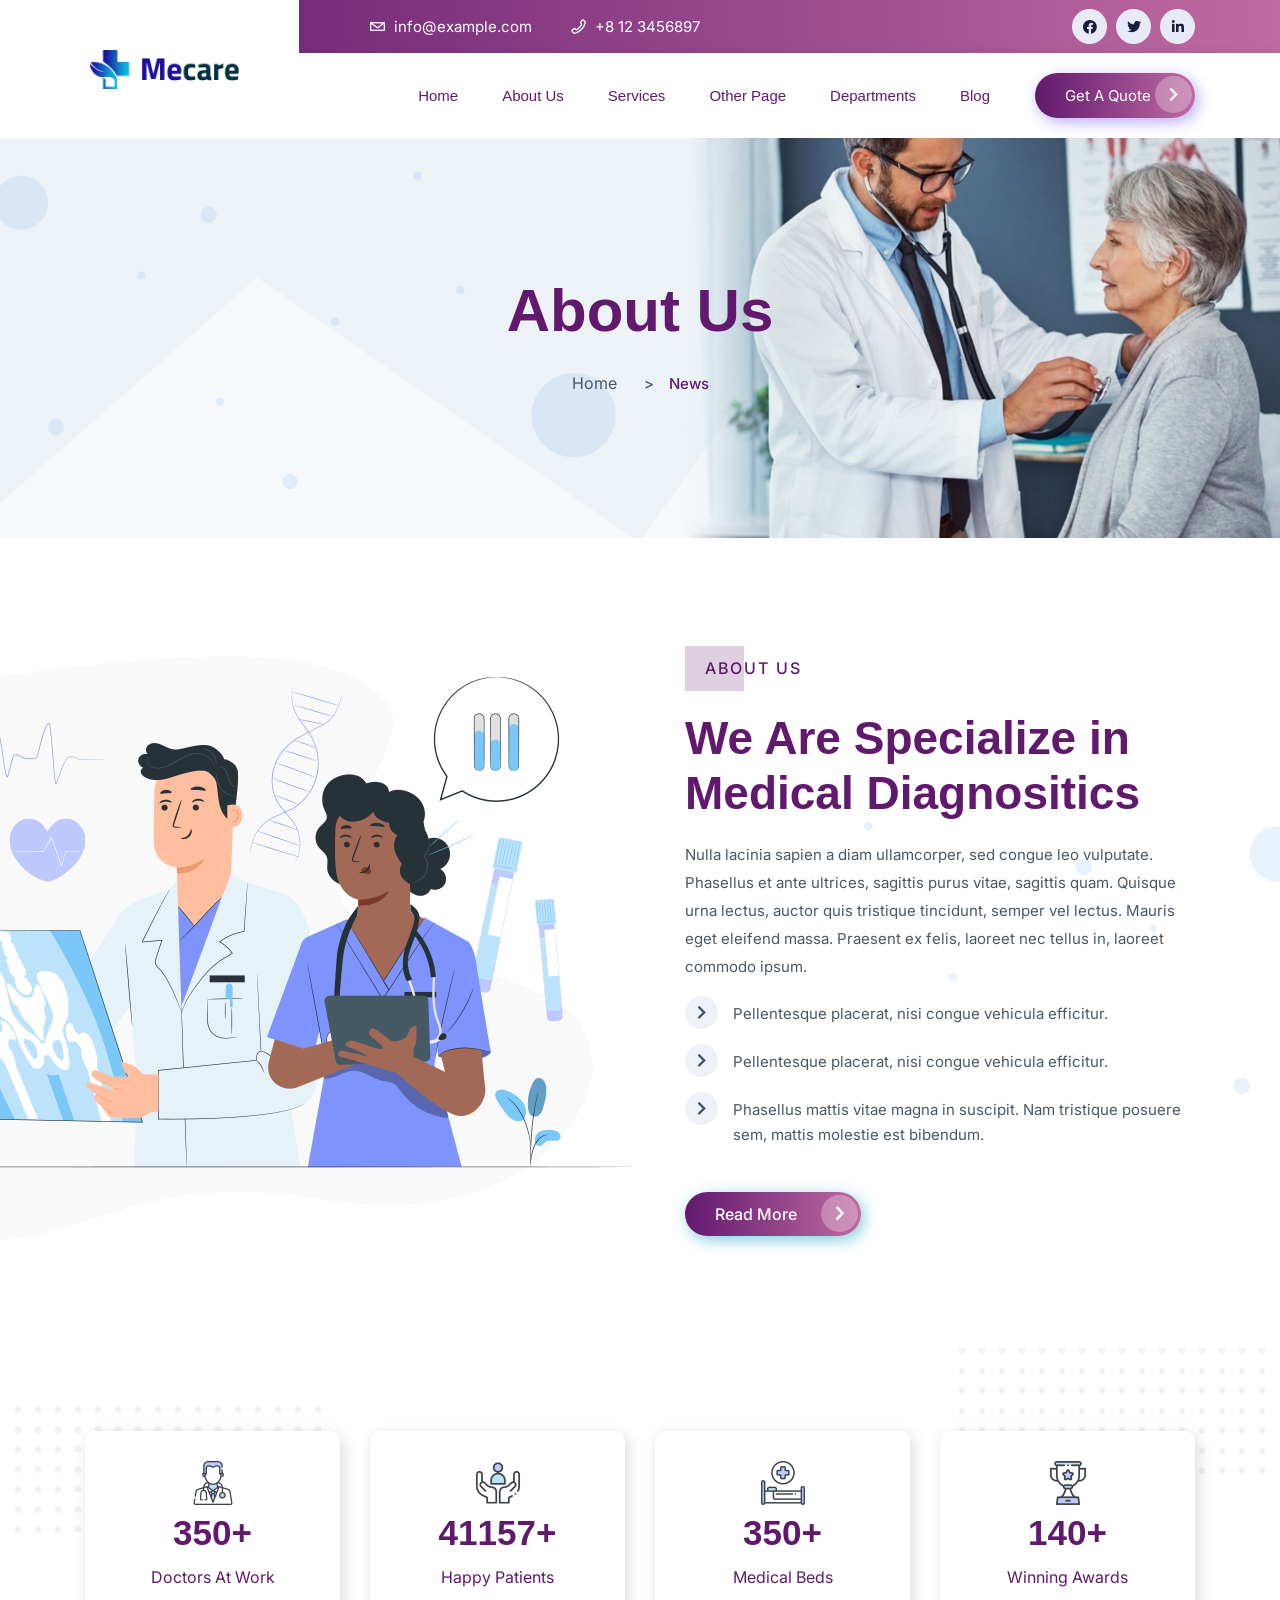
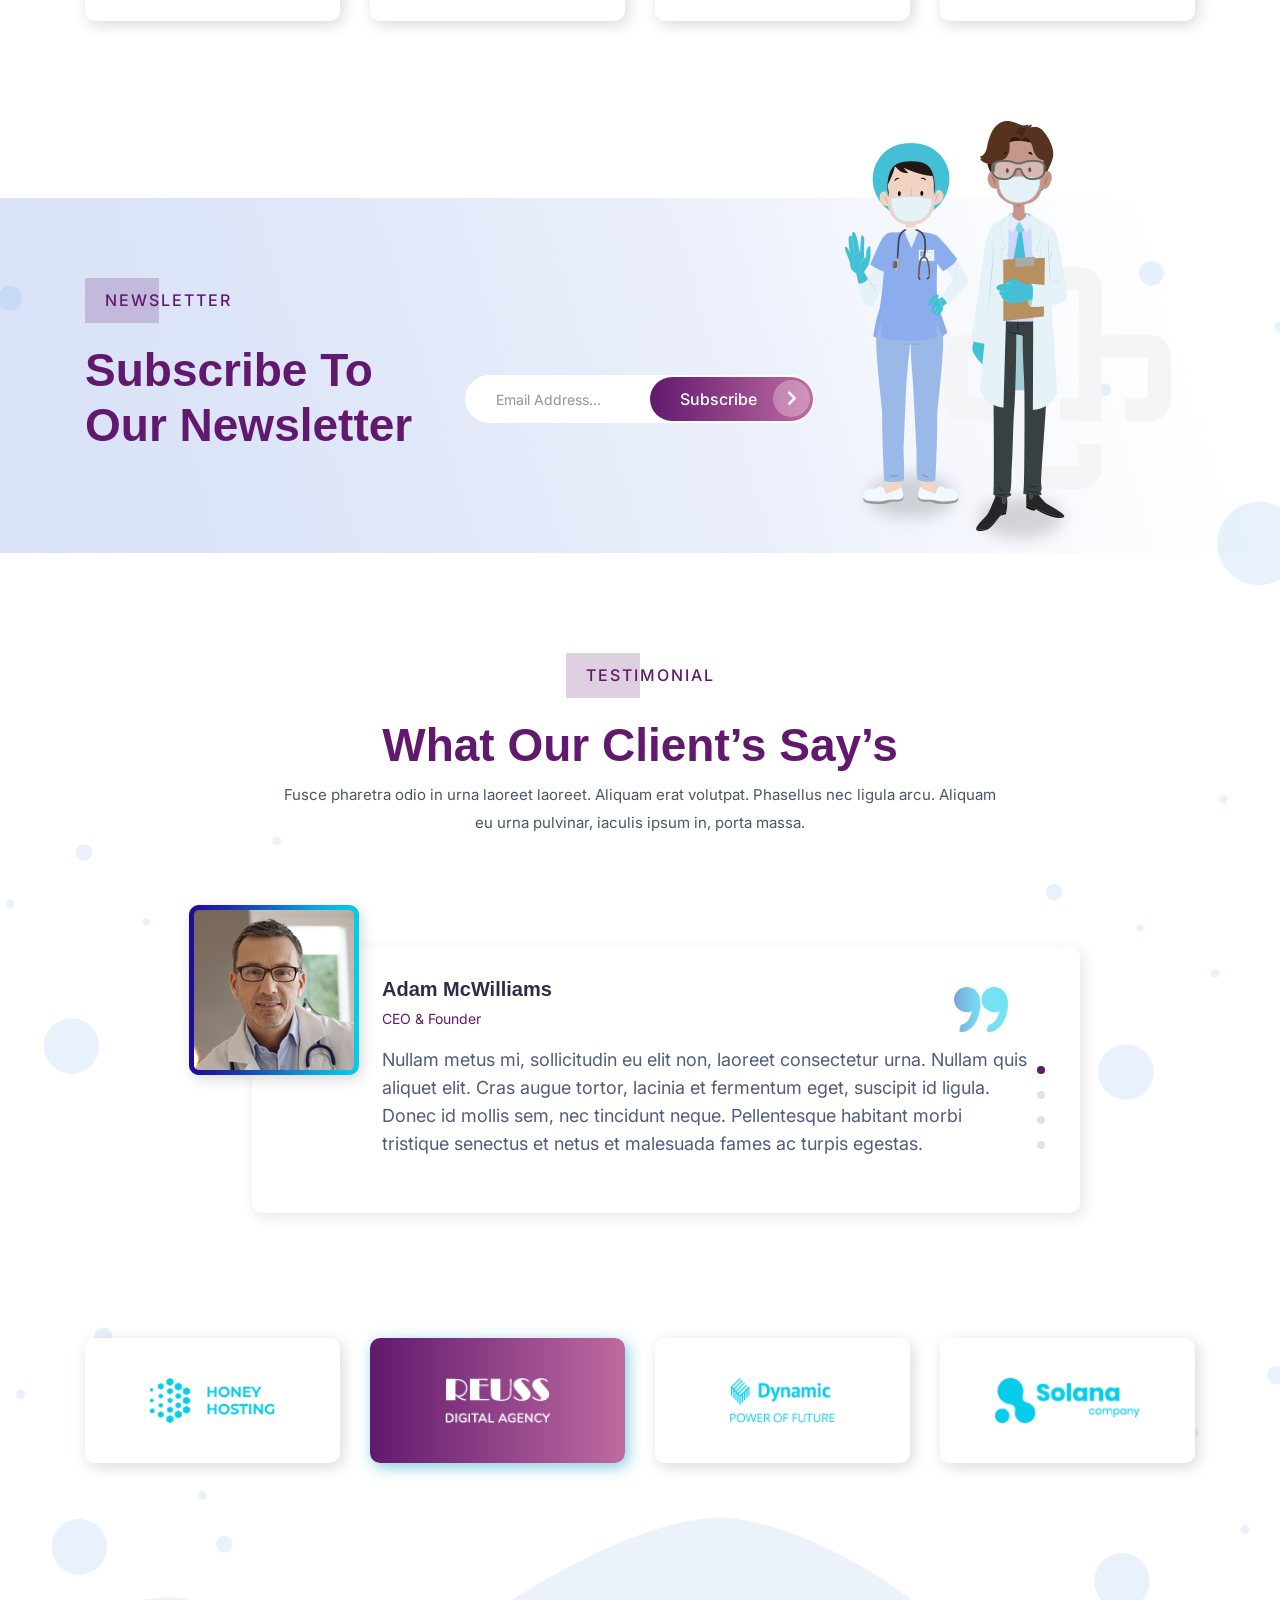
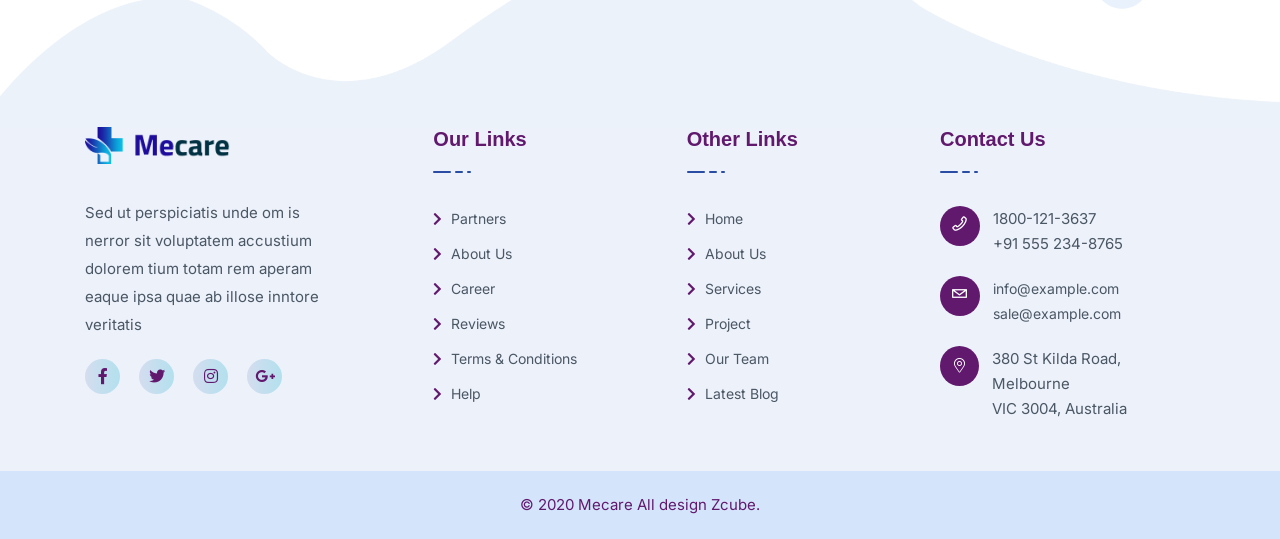
<file: about.html>
<!doctype html>
<html class="no-js" lang="zxx">
    <head>
        <meta charset="utf-8">
        <meta http-equiv="x-ua-compatible" content="ie=edge">
        <title> Mecare – Hospital and Health HTML Template </title>
        <meta name="description" content="">
        <meta name="viewport" content="width=device-width, initial-scale=1">
		<link rel="shortcut icon" type="image/x-icon" href="img/favicon.ico">
        <!-- Place favicon.ico in the root Internist, General Practitonery -->

		<!-- CSS here -->
        <link rel="stylesheet" href="css/bootstrap.min.css">
        <link rel="stylesheet" href="css/animate.min.css">
        <link rel="stylesheet" href="css/magnific-popup.css">
        <link rel="stylesheet" href="fontawesome/css/all.min.css">
        <link rel="stylesheet" href="css/dripicons.css">
        <link rel="stylesheet" href="css/slick.css">
        <link rel="stylesheet" href="css/default.css">
        <link rel="stylesheet" href="css/meanmenu.css">
        <link rel="stylesheet" href="css/style.css">
        <link rel="stylesheet" href="css/responsive.css">
    </head>
    <body>
        <!-- header -->
        <header class="header-area">  
			<div class="header-top second-header d-none d-md-block">
                <div class="container">
                    <div class="row align-items-center">
                        <div class="col-lg-3 col-md-3 d-none d-lg-block">
                        </div>                       
                        <div class="col-lg-4 col-md-8 d-none  d-md-block">
                            <div class="header-cta">
                                <ul>                                   
                                    <li>
                                        <i class="icon dripicons-mail"></i>
                                        <span>info@example.com</span>
                                    </li>
                                     <li>
                                        <i class="icon dripicons-phone"></i>
                                        <span>+8 12 3456897</span>
                                    </li>
                                </ul>
                            </div>
                        </div>
                         <div class="col-lg-5 col-md-3 d-none d-lg-block">
                             <div class="header-social text-right">
                            <span>
                                <a href="#" title="Facebook"><i class="fab fa-facebook"></i></a>
                                <a href="#" title="Twitter"><i class="fab fa-twitter"></i></a>
                                <a href="#" title="LinkedIn"><i class="fab fa-linkedin-in"></i></a>                               
                               </span>                    
                               <!--  /social media icon redux -->                               
                        </div>
                        </div>
                         
                    </div>
                </div>
            </div>		
            <div id="header-sticky" class="menu-area">
                <div class="container">
                    <div class="second-menu">
                        <div class="row align-items-center">
                            <div class="col-xl-2 col-lg-2">
                                <div class="logo">
                                    <a href="index.html"><img src="img/logo/logo.png" alt="logo"></a>
                                </div>
                            </div>
                            <div class="col-xl-8 col-lg-8">                               
                                <div class="main-menu text-right pr-15">
                                    <nav id="mobile-menu">
                                        <ul>
                                            <li class="has-sub">
												<a href="index.html">Home</a>
												<ul>													
													<li><a href="index.html">Home Page 01</a></li>
													<li><a href="index-2.html">Home Page 02</a></li>													
													<li><a href="index-3.html">Home Page 03</a></li>													
												</ul>
											</li>
                                            <li><a href="about.html">About Us</a></li>
                                            <li class="has-sub">
                                                <a href="services.html">Services</a>
                                                <ul>													
													<li><a href="services.html">Services</a></li>
													<li><a href="services-detail.html">Services Details</a></li>
												</ul>
                                            </li>                                                                                     
											<li class="has-sub"><a href="#">Other Page</a>
												<ul>													
													<li><a href="pricing.html">Pricing</a></li>
													<li><a href="team.html">Team</a></li>
                                                    <li><a href="shop.html">Shop</a></li>
													<li><a href="shop-details.html">Shop Details</a></li>
												</ul>
											</li>
                                            <li class="has-sub"> 
                                                <a href="departments.html">Departments</a>
                                                <ul>													
													<li><a href="departments.html">Departments</a></li>
													<li><a href="departments-detail.html">Departments Details</a></li>
												</ul>
                                            </li>
                                           
											<li class="has-sub"> 
                                                <a href="blog.html">Blog</a>
                                                <ul>													
													<li><a href="blog.html">Blog</a></li>
													<li><a href="blog-details.html">Blog Details</a></li>
												</ul>
                                            </li>               
                                        </ul>
                                    </nav>
                                </div>
                            </div>    
                             <div class="col-xl-2 col-lg-2 d-none d-lg-block">
                                 <a href="contact.html" class="top-btn">Get A Quote <i class="fas fa-chevron-right"></i></a>
                                 
                            </div>
                             <div class="col-12">
                            <div class="mobile-menu"></div>
                        </div>
                        </div>
                    </div>
                </div>
            </div>
        </header>
        <!-- header-end -->
        <!-- main-area -->
        <main>
            <!-- breadcrumb-area -->
            <section class="breadcrumb-area d-flex align-items-center" style="background-image:url(img/testimonial/test-bg.jpg)">
                <div class="container">
                    <div class="row">
                        <div class="col-xl-6 offset-xl-3 col-lg-8 offset-lg-2">
                            <div class="breadcrumb-wrap text-center">
                                <div class="breadcrumb-title mb-30">
                                    <h2>About Us</h2>                                    
                                </div>
                                <nav aria-label="breadcrumb">
                                    <ol class="breadcrumb">
                                        <li class="breadcrumb-item"><a href="index.html">Home</a></li>
                                        <li class="breadcrumb-item active" aria-current="page">News</li>
                                    </ol>
                                </nav>
                            </div>
                        </div>
                    </div>
                </div>
            </section>
            <!-- breadcrumb-area-end -->
				<!-- about-area -->
            <section id="about" class="about-area about-p mt-100 pb-80 p-relative" style="background-image:url(img/an-bg/an-bg03.png); background-size: contain; background-repeat: no-repeat;background-position: center center;">
                <div class="container">
                    <div class="row align-items-center">					
                      <div class="col-lg-6 col-md-12 col-sm-12">
                            <div class="s-about-img p-relative">
                                <img src="img/bg/illlustration.png" alt="img">
                                
                            </div>
                        </div>
                        <div class="col-lg-6 col-md-12 col-sm-12">
                            <div class="about-content s-about-content pl-30">
                                <div class="section-title mb-20">
                                    <span>About Us</span>
                                    <h2>We Are Specialize in Medical Diagnositics</h2>                                  
                                </div>
                                <p>Nulla lacinia sapien a diam ullamcorper, sed congue leo vulputate. Phasellus et ante ultrices, sagittis purus vitae, sagittis quam. Quisque urna lectus, auctor quis tristique tincidunt, semper vel lectus. Mauris eget eleifend massa. Praesent ex felis, laoreet nec tellus in, laoreet commodo ipsum.</p>
                                
                                <ul>
                                        <li>
                                            <div class="icon"><i class="fas fa-chevron-right"></i></div> 
                                            <div class="text">Pellentesque placerat, nisi congue vehicula efficitur.
                                            </div>
                                        </li>
                                        <li>
                                            <div class="icon"><i class="fas fa-chevron-right"></i></div> 
                                            <div class="text">Pellentesque placerat, nisi congue vehicula efficitur.
                                            </div>
                                        </li>
                                        <li>
                                            <div class="icon"><i class="fas fa-chevron-right"></i></div> 
                                            <div class="text">Phasellus mattis vitae magna in suscipit. Nam tristique posuere sem, mattis molestie est bibendum.
                                            </div>
                                        </li>
                                    <div></div>
                                </ul>
                               
                               <div class="slider-btn mt-30">                                          
                                            <a href="#" class="btn ss-btn" data-animation="fadeInRight" data-delay=".8s">Read More <i class="fas fa-chevron-right"></i></a>					
                                        </div>
                            </div>
                        </div>
                        
                    </div>
                </div>
            </section>
            <!-- about-area-end -->
            
			<!-- counter-area -->
            <div class="counter-area pt-100 mb-100" style="background-image:url(img/an-bg/an-bg04.png); background-repeat: no-repeat; background-size: contain; ">
                <div class="container">
                    <div class="row align-items-end">
                         <div class="col-lg-3 col-md-6 col-sm-12">
                           <div class="single-counter text-center" >
							 <img src="img/icon/cunt-icon01.png" alt="img">
                                <div class="counter p-relative">
                                    <span class="count">500</span><small>+</small>                                   
                                </div>
                                <p>Doctors At Work</p>                               
                            </div>
                        </div>
                      <div class="col-lg-3 col-md-6 col-sm-12">
                            <div class="single-counter text-center" >
								<img src="img/icon/cunt-icon02.png" alt="img">
                                <div class="counter p-relative">
                                    <span class="count">58796</span><small>+</small>                                   
                                </div>
                                <p>Happy Patients</p>                               
                            </div>
                        </div>
                        <div class="col-lg-3 col-md-6 col-sm-12">
                            <div class="single-counter text-center" >
								 <img src="img/icon/cunt-icon03.png" alt="img">
                                <div class="counter p-relative">
                                   <span class="count">500</span><small>+</small>                       
                                </div>
                                <p>Medical Beds</p>                               
                            </div>
                        </div>
                         <div class="col-lg-3 col-md-6 col-sm-12">
                            <div class="single-counter text-center" >
								 <img src="img/icon/cunt-icon04.png" alt="img">
                                <div class="counter p-relative">
                                    <span class="count">200</span><small>+</small>                      
                                </div>
                                <p>Winning Awards</p>                                
                            </div>
                        </div>
                    </div>
                </div>
            </div>
            <!-- counter-area-end -->	
			  <!-- newslater-area -->
            <section class="newslater-area pb-50" style="background-image: url(img/an-bg/an-bg06.png);background-position: center bottom; background-repeat: no-repeat;" >
                <div class="container">
                    <div class="row align-items-end">
                        <div class="col-xl-4 col-lg-4 col-lg-4">
                            <div class="section-title mb-100">
                                <span>NEWSLETTER</span>          
                                <h2>Subscribe To Our Newsletter</h2>
                            </div>
                        </div>
                        <div class="col-xl-4 col-lg-4">
                            <form name="ajax-form" id="contact-form4" action="#" method="post" class="contact-form newslater pb-130">
                               <div class="form-group">
                                  <input class="form-control" id="email2" name="email" type="email" placeholder="Email Address..." value="" required=""> 
                                  <button type="submit" class="btn btn-custom" id="send2">Subscribe <i class="fas fa-chevron-right"></i></button>
                               </div>
                               <!-- /Form-email -->	
                            </form>
                        </div>
                        <div class="col-xl-4 col-lg-4">
                            <img src="img/bg/news-illustration.png">
                        </div>
                    </div>
                   
                </div>
            </section>
            <!-- newslater-aread-end -->
            <!-- testimonial-area -->
            <section id="testimonios" class="testimonial-area testimonial-p pt-50 pb-85 fix" style="background-image: url(img/an-bg/an-bg07.png);background-position: center; background-repeat: no-repeat;background-size: contain;" >
                <div class="container">
                      <div class="row justify-content-center">
                        
                        <div class="col-lg-8"> 
                     <div class="section-title center-align mb-60 text-center">
                                <span>TESTIMONIAL</span>
                                <h2>What Our Client’s Say’s</h2>
                               <p>Fusce pharetra odio in urna laoreet laoreet. Aliquam erat volutpat. Phasellus nec ligula arcu. Aliquam eu urna pulvinar, iaculis ipsum in, porta massa.</p>
                            </div>
                            </div>
                            </div>
                    
                   <div class="row justify-content-center">
                        
                        <div class="col-lg-10">                           
                            <div class="testimonial-active">
                              
                         
                                <div class="single-testimonial">
                                     <div class="testi-img">
                                        <img src="img/testimonial/testimonial-img.png" alt="img">                                        
                                    </div>
                                    <div class="single-testimonial-bg">
								    <div class="com-icon"><img src="img/testimonial/qutation.png" alt="img"></div>
                                        <div class="testi-author">
                                                     <div class="ta-info">                                          
                                            <h6>Adam McWilliams</h6>
                                            <span>CEO & Founder</span>
                                            
                                        </div>
                                    </div>
                                    <p>Nullam metus mi, sollicitudin eu elit non, laoreet consectetur urna. Nullam quis aliquet elit. Cras augue tortor, lacinia et fermentum eget, suscipit id ligula. Donec id mollis sem, nec tincidunt neque. Pellentesque habitant morbi tristique senectus et netus et malesuada fames ac turpis egestas.</p>
                                        </div>
                                   
                                </div>
                                <div class="single-testimonial">
                                     <div class="testi-img">
                                        <img src="img/testimonial/testimonial-img.png" alt="img">                                        
                                    </div>
                                    <div class="single-testimonial-bg">
								    <div class="com-icon"><img src="img/testimonial/qutation.png" alt="img"></div>
                                        <div class="testi-author">
                                                     <div class="ta-info">                                          
                                            <h6>Rose Dose</h6>
                                            <span>Sale Executive</span>
                                            
                                        </div>
                                    </div>
                                    <p>Nullam metus mi, sollicitudin eu elit non, laoreet consectetur urna. Nullam quis aliquet elit. Cras augue tortor, lacinia et fermentum eget, suscipit id ligula. Donec id mollis sem, nec tincidunt neque. Pellentesque habitant morbi tristique senectus et netus et malesuada fames ac turpis egestas.</p>
                                        </div>
                                   
                                </div>
                                    <div class="single-testimonial">
                                     <div class="testi-img">
                                        <img src="img/testimonial/testimonial-img.png" alt="img">                                        
                                    </div>
                                    <div class="single-testimonial-bg">
								    <div class="com-icon"><img src="img/testimonial/qutation.png" alt="img"></div>
                                        <div class="testi-author">
                                                     <div class="ta-info">                                          
                                            <h6>Margie R. Robinson</h6>
                                            <span>Web Developer</span>
                                            
                                        </div>
                                    </div>
                                    <p>Nullam metus mi, sollicitudin eu elit non, laoreet consectetur urna. Nullam quis aliquet elit. Cras augue tortor, lacinia et fermentum eget, suscipit id ligula. Donec id mollis sem, nec tincidunt neque. Pellentesque habitant morbi tristique senectus et netus et malesuada fames ac turpis egestas.</p>
                                        </div>
                                   
                                </div>
                                     <div class="single-testimonial">
                                     <div class="testi-img">
                                        <img src="img/testimonial/testimonial-img.png" alt="img">                                        
                                    </div>
                                    <div class="single-testimonial-bg">
								    <div class="com-icon"><img src="img/testimonial/qutation.png" alt="img"></div>
                                        <div class="testi-author">
                                                     <div class="ta-info">                                          
                                            <h6>Jone Dose</h6>
                                            <span>MD & Founder</span>
                                            
                                        </div>
                                    </div>
                                    <p>Nullam metus mi, sollicitudin eu elit non, laoreet consectetur urna. Nullam quis aliquet elit. Cras augue tortor, lacinia et fermentum eget, suscipit id ligula. Donec id mollis sem, nec tincidunt neque. Pellentesque habitant morbi tristique senectus et netus et malesuada fames ac turpis egestas.</p>
                                        </div>
                                   
                                </div>
                            
                                
                            </div>
                        </div>
                        
                    </div>
                </div>
            </section>
            <!-- testimonial-area-end -->
             <!-- brand-area -->
            <div class="brand-area" style="background-image:url(img/an-bg/an-bg12.png); background-size: cover;background-repeat: no-repeat;">
                <div class="container">
                    <div class="row brand-active">
                        <div class="col-xl-2">
                            <div class="single-brand">
                                <img src="img/brand/c-logo.png" alt="img">
                            </div>
                        </div>
                        <div class="col-xl-2">
                            <div class="single-brand active">
                                  <img src="img/brand/c-logo02.png" alt="img">
                            </div>
                        </div>
                        <div class="col-xl-2">
                            <div class="single-brand">
                                  <img src="img/brand/c-logo03.png" alt="img">
                            </div>
                        </div>
                        <div class="col-xl-2">
                            <div class="single-brand">
                                  <img src="img/brand/c-logo04.png" alt="img">
                            </div>
                        </div>
                        <div class="col-xl-2">
                            <div class="single-brand">
                                  <img src="img/brand/c-logo.png" alt="img">
                            </div>
                        </div>
                    </div>
                </div>
            </div>
            <!-- brand-area-end -->
			
        </main>
        <!-- main-area-end -->
        <!-- footer -->
        <footer class="footer-bg footer-p" >
            <div class="overly"><img src="img/an-bg/footer-bg.png" alt="rest"></div>
            <div class="footer-top pb-30" style="background-color: #ECF1FA;">
                <div class="container">
                    <div class="row justify-content-between">
                        
                        <div class="col-xl-3 col-lg-3 col-sm-6">
                            <div class="footer-widget mb-30">
                                <div class="flog mb-35">
                                    <a href="#"><img src="img/logo/logo.png" alt="logo"></a>
                                </div>
                                <div class="footer-text mb-20">
                                    <p>Sed ut perspiciatis unde om is nerror sit voluptatem accustium dolorem tium totam rem aperam eaque ipsa quae ab illose
                                    inntore veritatis</p>
                                </div>
                                <div class="footer-social">
                                    <a href="#"><i class="fab fa-facebook-f"></i></a>
                                    <a href="#"><i class="fab fa-twitter"></i></a>
                                    <a href="#"><i class="fab fa-instagram"></i></a>
                                    <a href="#"><i class="fab fa-google-plus-g"></i></a>
                                </div>
                            </div>
                        </div>
                        
                        
						<div class="col-xl-2 col-lg-2 col-sm-6">
                            <div class="footer-widget mb-30">
                                <div class="f-widget-title">
                                    <h5>Our Links</h5>
                                </div>
                                <div class="footer-link">
                                    <ul>                                        
                                        <li><a href="#"><i class="fas fa-chevron-right"></i> Partners</a></li>
										<li><a href="#"><i class="fas fa-chevron-right"></i> About Us</a></li>
                                        <li><a href="#"><i class="fas fa-chevron-right"></i> Career</a></li>
                                        <li><a href="#"><i class="fas fa-chevron-right"></i> Reviews</a></li>
                                        <li><a href="#"><i class="fas fa-chevron-right"></i> Terms & Conditions</a></li>
                                        <li><a href="#"><i class="fas fa-chevron-right"></i> Help</a></li>
                                    </ul>
                                </div>
                            </div>
                        </div>
                        <div class="col-xl-2 col-lg-2 col-sm-6">
                            <div class="footer-widget mb-30">
                                <div class="f-widget-title">
                                    <h5>Other Links</h5>
                                </div>
                                <div class="footer-link">
                                    <ul>
                                        <li><a href="#"><i class="fas fa-chevron-right"></i> Home</a></li>
                                        <li><a href="#"><i class="fas fa-chevron-right"></i> About Us</a></li>
                                        <li><a href="#"><i class="fas fa-chevron-right"></i> Services</a></li>
                                        <li><a href="#"><i class="fas fa-chevron-right"></i> Project</a></li>
                                        <li><a href="#"><i class="fas fa-chevron-right"></i> Our Team</a></li>
                                        <li><a href="#"><i class="fas fa-chevron-right"></i> Latest Blog</a></li>
                                    </ul>
                                </div>
                            </div>
                        </div>  
                        <div class="col-xl-3 col-lg-3 col-sm-6">
                            <div class="footer-widget mb-30">
                                <div class="f-widget-title">
                                    <h5>Contact Us</h5>
                                </div>
                                <div class="footer-link">
                                    <div class="f-contact">
                                    <ul>
                                    <li>
                                        <i class="icon dripicons-phone"></i>
                                        <span>1800-121-3637<br>+91 555 234-8765</span>
                                    </li>
                                    <li>
                                        <i class="icon dripicons-mail"></i>
                                         <span><a href="mailto:info@example.com">info@example.com</a><br><a href="mailto:sale@example.com">sale@example.com</a></span>
                                    </li>
                                    <li>
                                      <i class="fal fa-map-marker-alt"></i>
                                         <span>380 St Kilda Road, Melbourne<br>VIC 3004, Australia</span>
                                    </li>
                                </ul>
                                    
                                    </div>
                                   
                                    
                                </div>
                            </div>
                        </div>
                        
                    </div>
                </div>
            </div>
            <div class="copyright-wrap">
                <div class="container">
                    <div class="row">
                        <div class="col-12">
                            <div class="copyright-text text-center">
                                <p>&copy; 2020 Mecare  All design Zcube.</p>
                            </div>
                        </div>
                    </div>
                </div>
            </div>
        </footer>
        <!-- footer-end -->


		<!-- JS here -->
        	<!-- JS here -->
        <script src="js/vendor/modernizr-3.5.0.min.js"></script>
        <script src="js/vendor/jquery-1.12.4.min.js"></script>
        <script src="js/popper.min.js"></script>
        <script src="js/bootstrap.min.js"></script>
        <script src="js/one-page-nav-min.js"></script>
        <script src="js/jquery.meanmenu.min.js"></script>
        <script src="js/slick.min.js"></script>
        <script src="js/ajax-form.js"></script>
        <script src="js/paroller.js"></script>
        <script src="js/wow.min.js"></script>
        <script src="js/js_isotope.pkgd.min.js"></script>
        <script src="js/imagesloaded.min.js"></script>
        <script src="js/parallax.min.js"></script>
        <script src="js/jquery.waypoints.min.js"></script>
        <script src="js/jquery.counterup.min.js"></script>
        <script src="js/jquery.scrollUp.min.js"></script>
        <script src="js/parallax-scroll.js"></script>
        <script src="js/jquery.magnific-popup.min.js"></script>
        <script src="js/element-in-view.js"></script>
        <script src="js/main.js"></script>
    </body>
</html>
</file>
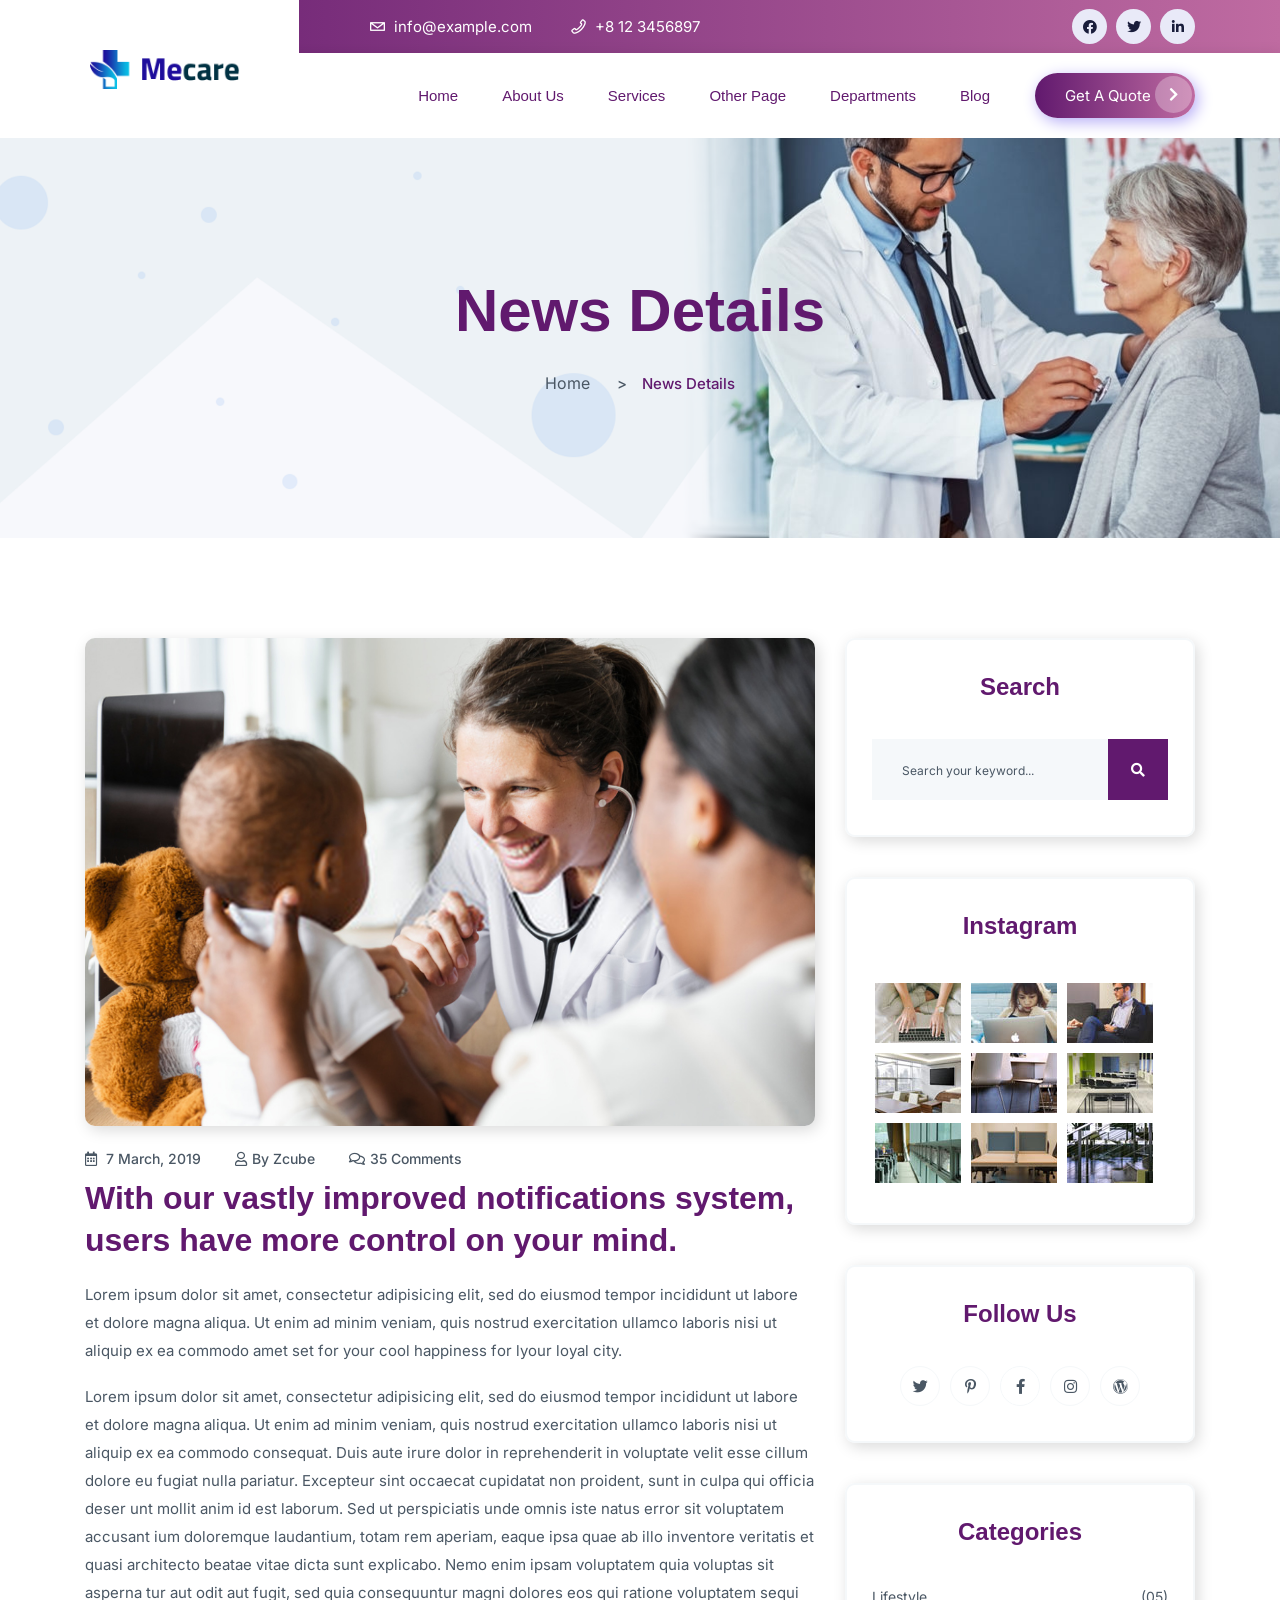
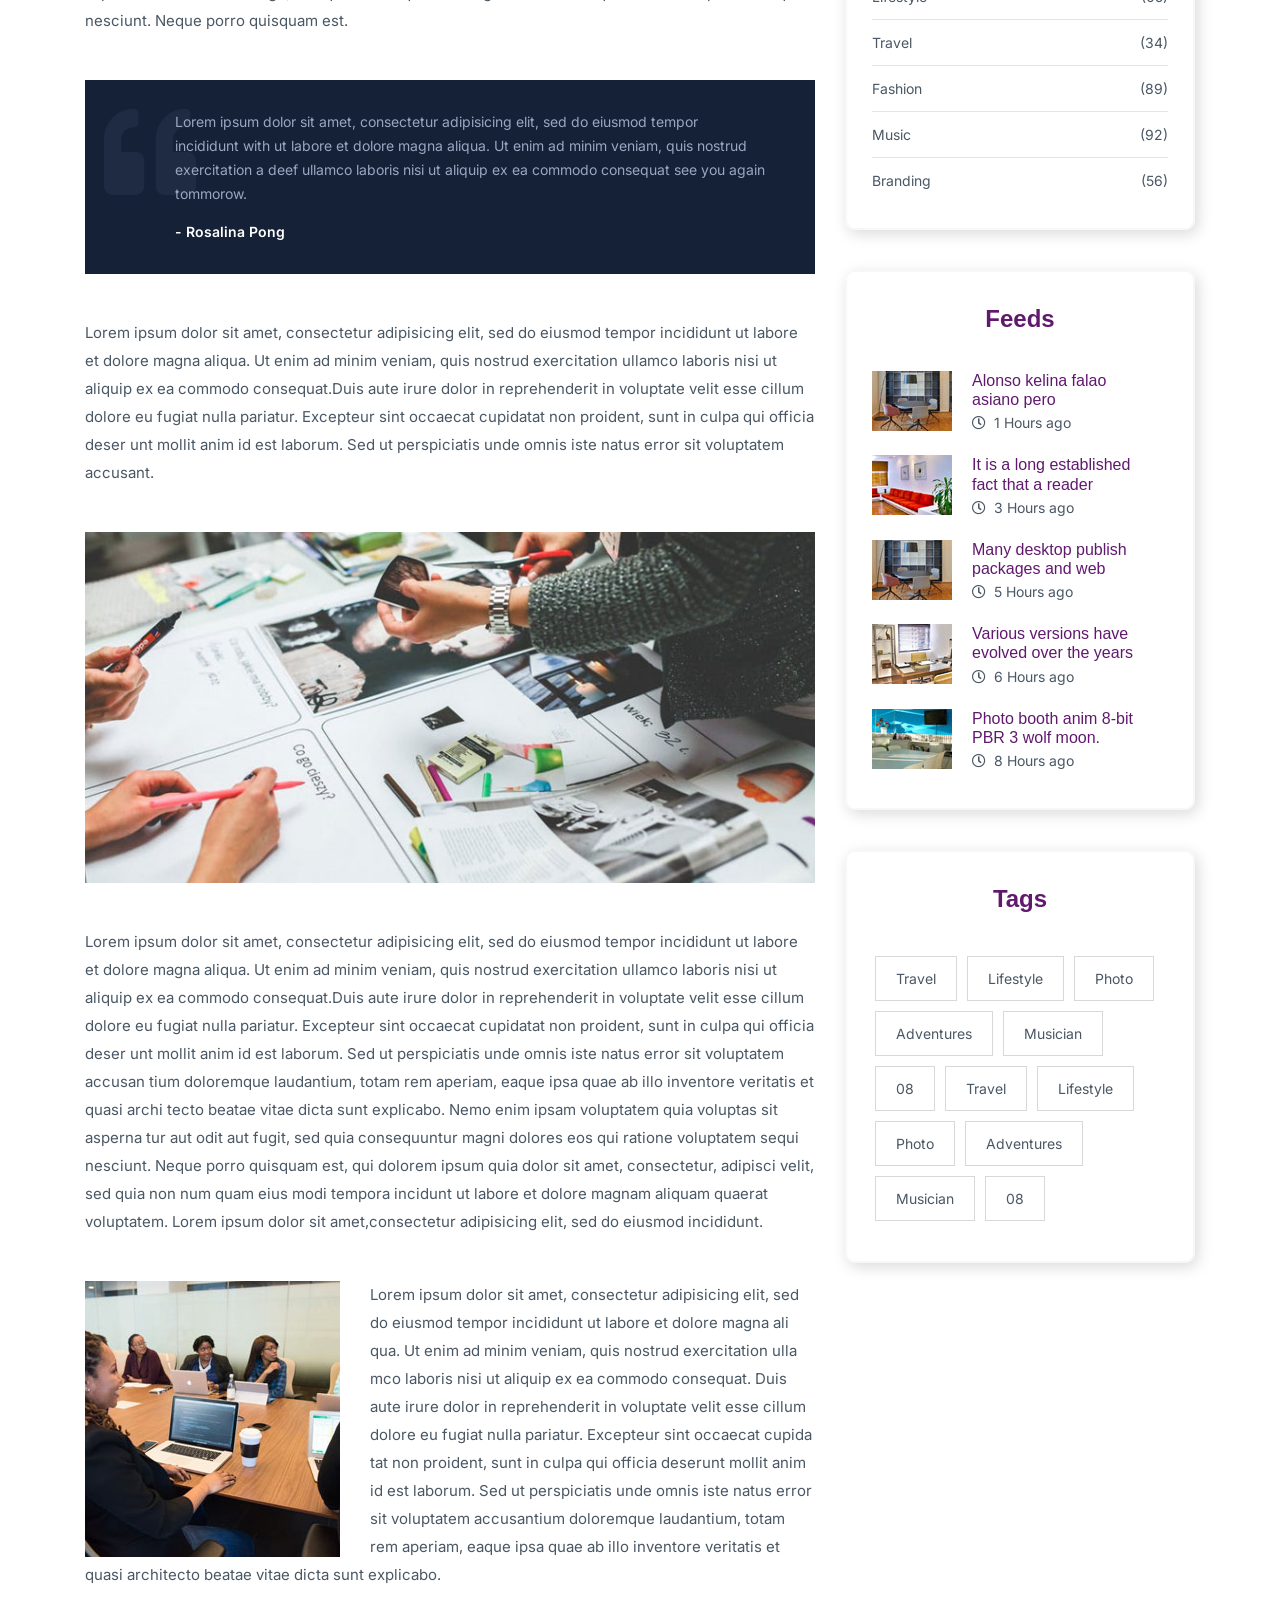
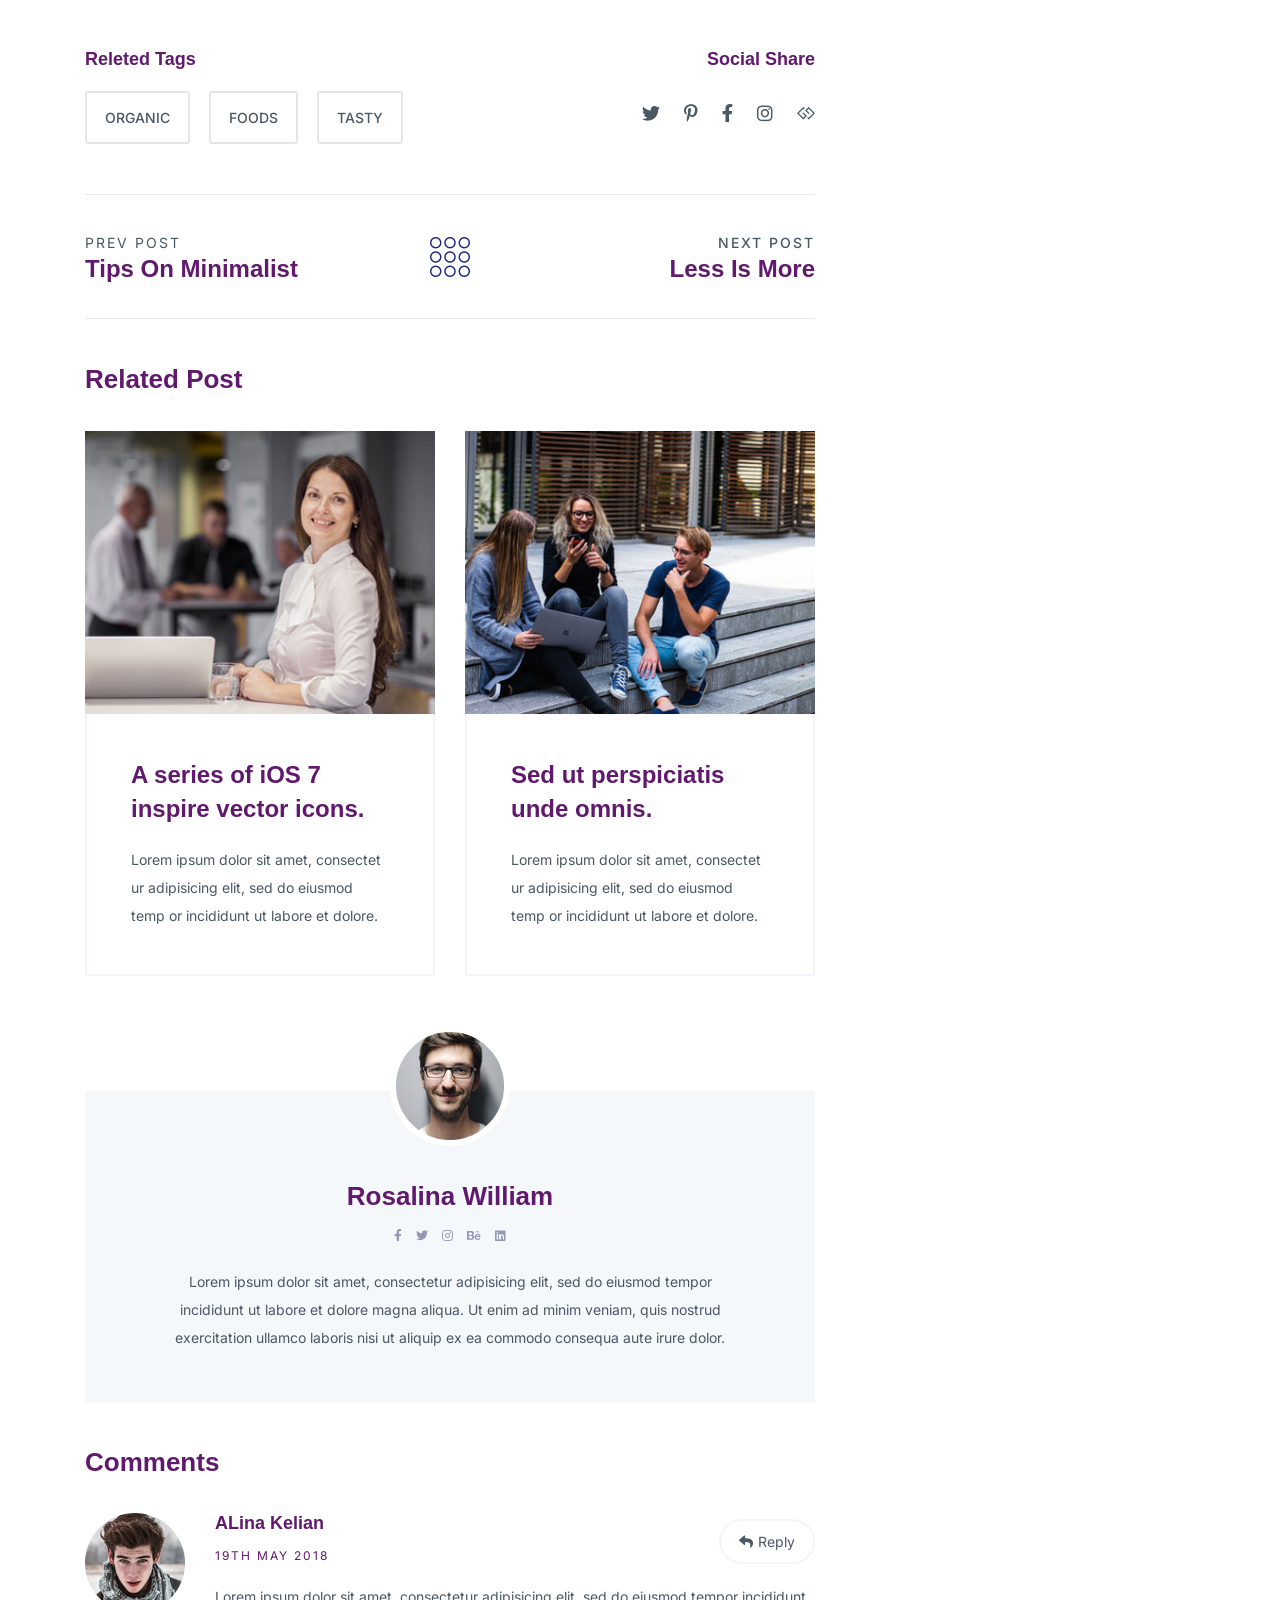
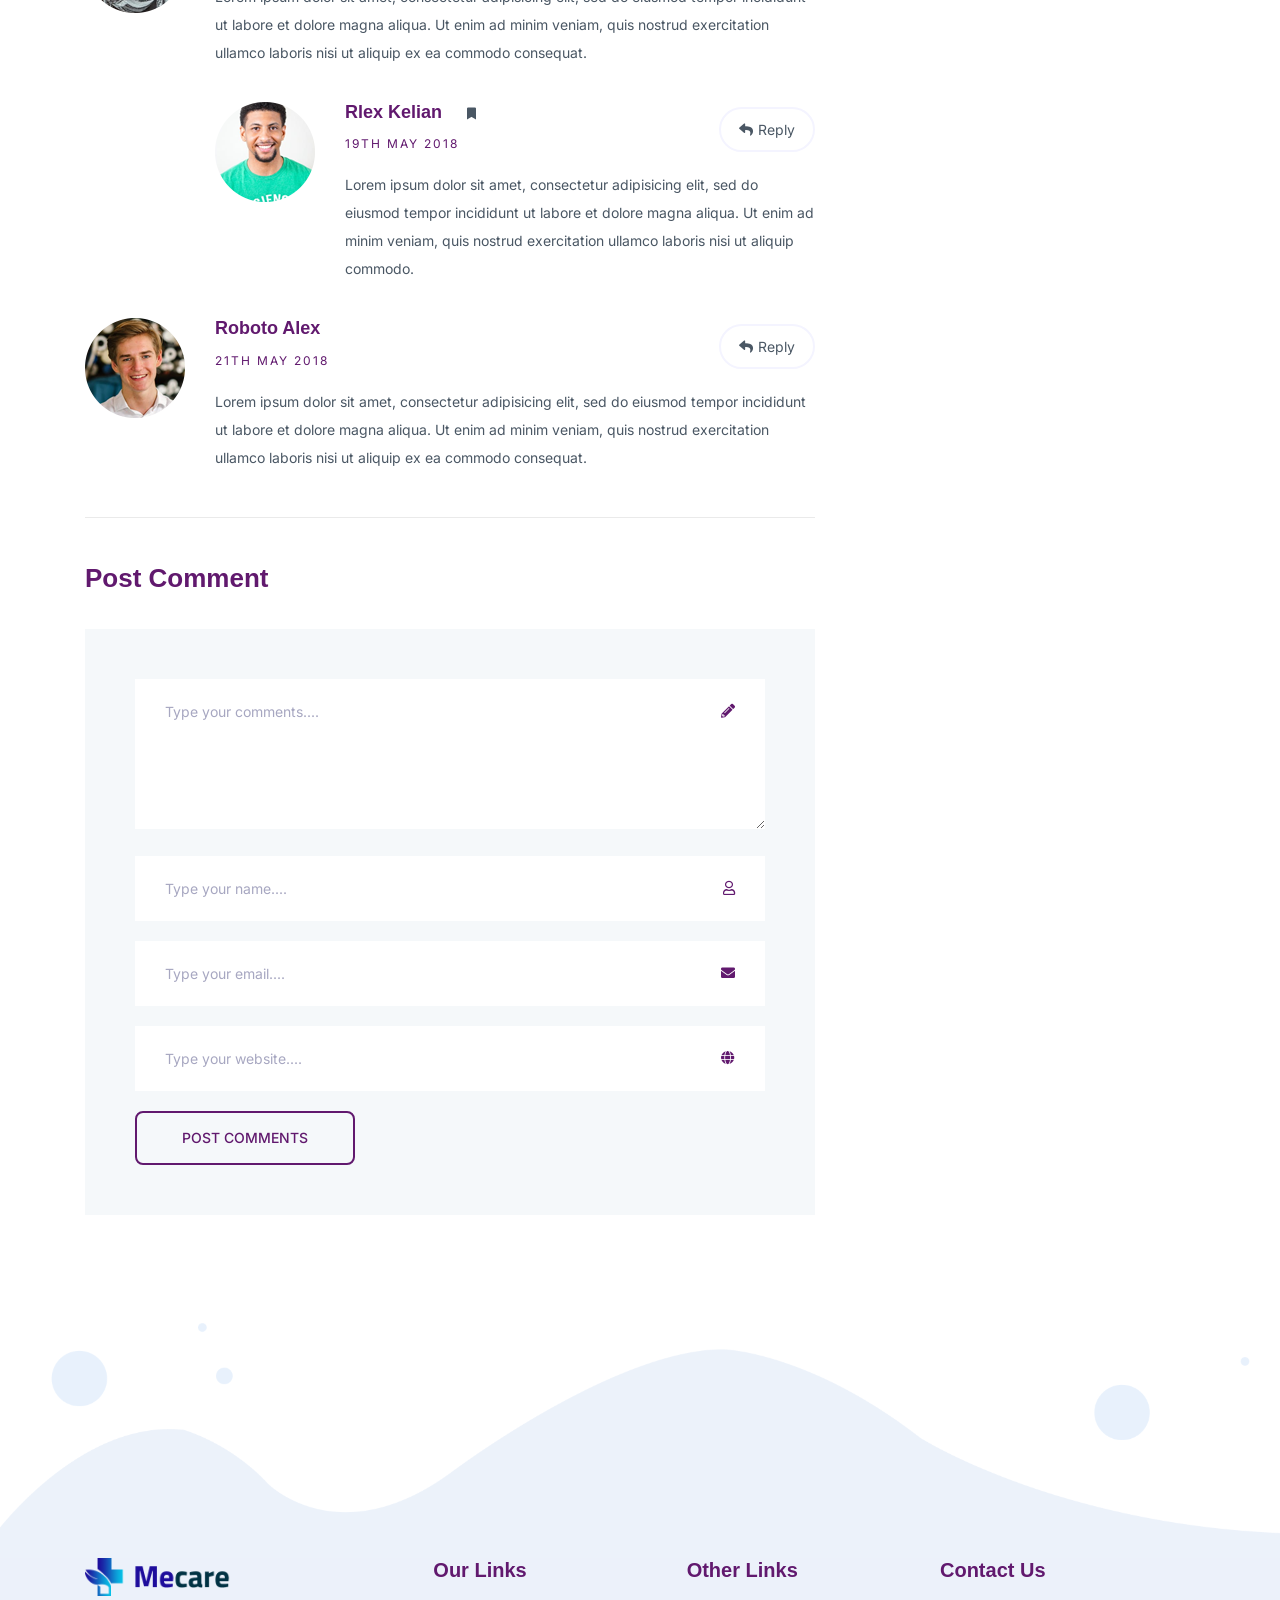
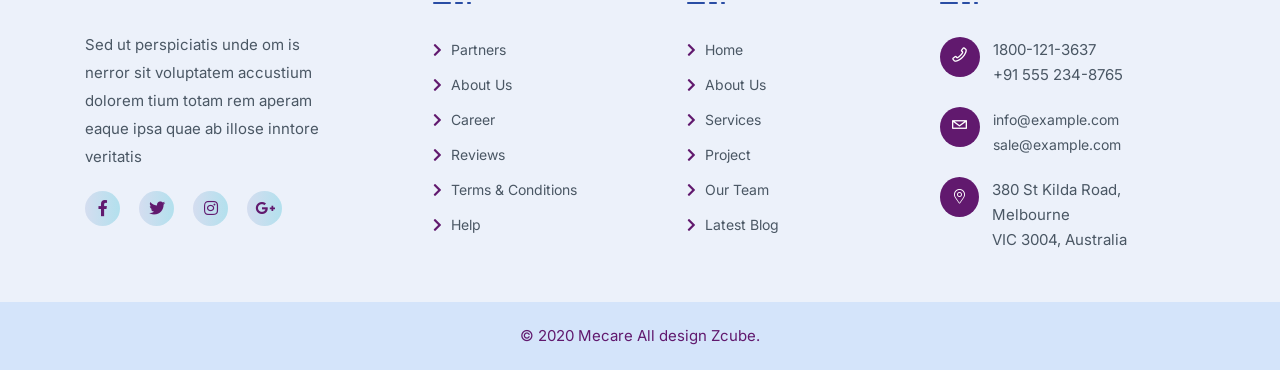
<file: blog-details.html>
<!doctype html>
<html class="no-js" lang="zxx">
    <head>
        <meta charset="utf-8">
        <meta http-equiv="x-ua-compatible" content="ie=edge">
        <title> Mecare – Hospital and Health HTML Template </title>
        <meta name="description" content="">
        <meta name="viewport" content="width=device-width, initial-scale=1">
		<link rel="shortcut icon" type="image/x-icon" href="img/favicon.ico">
        <!-- Place favicon.ico in the root Internist, General Practitonery -->

		<!-- CSS here -->
        <link rel="stylesheet" href="css/bootstrap.min.css">
        <link rel="stylesheet" href="css/animate.min.css">
        <link rel="stylesheet" href="css/magnific-popup.css">
        <link rel="stylesheet" href="fontawesome/css/all.min.css">
        <link rel="stylesheet" href="css/dripicons.css">
        <link rel="stylesheet" href="css/slick.css">
        <link rel="stylesheet" href="css/default.css">
        <link rel="stylesheet" href="css/meanmenu.css">
        <link rel="stylesheet" href="css/style.css">
        <link rel="stylesheet" href="css/responsive.css">
    </head>
    <body>
        <!-- header -->
        <header class="header-area">  
			<div class="header-top second-header d-none d-md-block">
                <div class="container">
                    <div class="row align-items-center">
                        <div class="col-lg-3 col-md-3 d-none d-lg-block">
                        </div>                       
                        <div class="col-lg-4 col-md-8 d-none  d-md-block">
                            <div class="header-cta">
                                <ul>                                   
                                    <li>
                                        <i class="icon dripicons-mail"></i>
                                        <span>info@example.com</span>
                                    </li>
                                     <li>
                                        <i class="icon dripicons-phone"></i>
                                        <span>+8 12 3456897</span>
                                    </li>
                                </ul>
                            </div>
                        </div>
                         <div class="col-lg-5 col-md-3 d-none d-lg-block">
                             <div class="header-social text-right">
                            <span>
                                <a href="#" title="Facebook"><i class="fab fa-facebook"></i></a>
                                <a href="#" title="Twitter"><i class="fab fa-twitter"></i></a>
                                <a href="#" title="LinkedIn"><i class="fab fa-linkedin-in"></i></a>                               
                               </span>                    
                               <!--  /social media icon redux -->                               
                        </div>
                        </div>
                         
                    </div>
                </div>
            </div>		
            <div id="header-sticky" class="menu-area">
                <div class="container">
                    <div class="second-menu">
                        <div class="row align-items-center">
                            <div class="col-xl-2 col-lg-2">
                                <div class="logo">
                                    <a href="index.html"><img src="img/logo/logo.png" alt="logo"></a>
                                </div>
                            </div>
                            <div class="col-xl-8 col-lg-8">                               
                                <div class="main-menu text-right pr-15">
                                    <nav id="mobile-menu">
                                        <ul>
                                            <li class="has-sub">
												<a href="index.html">Home</a>
												<ul>													
													<li><a href="index.html">Home Page 01</a></li>
													<li><a href="index-2.html">Home Page 02</a></li>													
													<li><a href="index-3.html">Home Page 03</a></li>													
												</ul>
											</li>
                                            <li><a href="about.html">About Us</a></li>
                                            <li class="has-sub">
                                                <a href="services.html">Services</a>
                                                <ul>													
													<li><a href="services.html">Services</a></li>
													<li><a href="services-detail.html">Services Details</a></li>
												</ul>
                                            </li>                                                                                     
											<li class="has-sub"><a href="#">Other Page</a>
												<ul>													
													<li><a href="pricing.html">Pricing</a></li>
													<li><a href="team.html">Team</a></li>
                                                    <li><a href="shop.html">Shop</a></li>
													<li><a href="shop-details.html">Shop Details</a></li>
												</ul>
											</li>
                                            <li class="has-sub"> 
                                                <a href="departments.html">Departments</a>
                                                <ul>													
													<li><a href="departments.html">Departments</a></li>
													<li><a href="departments-detail.html">Departments Details</a></li>
												</ul>
                                            </li>
                                           
											<li class="has-sub"> 
                                                <a href="blog.html">Blog</a>
                                                <ul>													
													<li><a href="blog.html">Blog</a></li>
													<li><a href="blog-details.html">Blog Details</a></li>
												</ul>
                                            </li>               
                                        </ul>
                                    </nav>
                                </div>
                            </div>    
                             <div class="col-xl-2 col-lg-2 d-none d-lg-block">
                                 <a href="contact.html" class="top-btn">Get A Quote <i class="fas fa-chevron-right"></i></a>
                                 
                            </div>
                             <div class="col-12">
                            <div class="mobile-menu"></div>
                        </div>
                        </div>
                    </div>
                </div>
            </div>
        </header>
        <!-- header-end -->
        <main>
            <!-- breadcrumb-area -->
            <section class="breadcrumb-area d-flex align-items-center" style="background-image:url(img/testimonial/test-bg.jpg)">
                <div class="container">
                    <div class="row">
                        <div class="col-xl-6 offset-xl-3 col-lg-8 offset-lg-2">
                            <div class="breadcrumb-wrap text-center">
                                <div class="breadcrumb-title mb-30">
                                    <h2>News Details</h2>                                   
                                </div>
                                <nav aria-label="breadcrumb">
                                    <ol class="breadcrumb">
                                        <li class="breadcrumb-item"><a href="index.html">Home</a></li>
                                        <li class="breadcrumb-item active" aria-current="page">News Details</li>
                                    </ol>
                                </nav>
                            </div>
                        </div>
                    </div>
                </div>
            </section>
            <!-- breadcrumb-area-end -->
            <!-- inner-blog -->
            <section class="inner-blog b-details-p pt-100 pb-50">
                <div class="container">
                    <div class="row">
                        <div class="col-lg-8">
                            <div class="blog-details-wrap">
							<div class="bsingle__post-thumb mb-30">
                                    <img src="img/blog/inner_b1.jpg" alt="">
                                </div>
                                <div class="meta__info">
                                    <ul>
                                        <li><a href="#">  <i class="far fa-calendar-alt"></i>  7 March, 2019</a></li>
                                            <li><a href="#"><i class="far fa-user"></i>by Zcube</a></li>
                                            <li><i class="far fa-comments"></i>35 Comments</li>
                                    </ul>
                                </div>
                                <div class="details__content pb-50">
                                    <h2>With our vastly improved notifications system, users
                                        have more control on your mind.</h2>
                                    <p>Lorem ipsum dolor sit amet, consectetur adipisicing elit, sed do eiusmod tempor incididunt
                                        ut labore et dolore magna aliqua. Ut enim ad minim veniam, quis nostrud exercitation ullamco laboris
                                        nisi ut aliquip
                                        ex ea commodo amet set for your cool happiness for lyour loyal city.</p>
                                    <p>Lorem ipsum dolor sit amet, consectetur adipisicing elit, sed do eiusmod tempor incididunt
                                        ut labore et dolore magna aliqua. Ut enim ad minim veniam, quis nostrud exercitation ullamco laboris
                                        nisi ut aliquip
                                        ex ea commodo consequat. Duis aute irure dolor in reprehenderit in voluptate velit esse cillum dolore eu
                                        fugiat
                                        nulla pariatur. Excepteur sint occaecat cupidatat non proident, sunt in culpa qui officia deser unt
                                        mollit anim id est
                                        laborum. Sed ut perspiciatis unde omnis iste natus error sit voluptatem accusant ium doloremque
                                        laudantium, totam rem
                                        aperiam, eaque ipsa quae ab illo inventore veritatis et quasi architecto beatae vitae dicta sunt
                                        explicabo. Nemo enim
                                        ipsam voluptatem quia voluptas sit asperna tur aut odit aut fugit, sed quia consequuntur magni dolores
                                        eos qui
                                        ratione voluptatem sequi nesciunt. Neque porro quisquam est.</p>
                                    <blockquote>
                                        Lorem ipsum dolor sit amet, consectetur adipisicing elit, sed do eiusmod tempor incididunt
                                        with ut labore et dolore magna aliqua. Ut enim ad minim veniam, quis nostrud exercitation a deef
                                        ullamco laboris nisi ut aliquip ex ea commodo consequat see you again tommorow.
                                        <footer>- Rosalina Pong</footer>
                                    </blockquote>
                                    <p>Lorem ipsum dolor sit amet, consectetur adipisicing elit, sed do eiusmod tempor incididunt
                                        ut labore et dolore magna aliqua. Ut enim ad minim veniam, quis nostrud exercitation ullamco laboris
                                        nisi ut aliquip
                                        ex ea commodo consequat.Duis aute irure dolor in reprehenderit in voluptate velit esse cillum dolore eu
                                        fugiat
                                        nulla pariatur. Excepteur sint occaecat cupidatat non proident, sunt in culpa qui officia deser unt
                                        mollit anim id est
                                        laborum. Sed ut perspiciatis unde omnis iste natus error sit voluptatem accusant.</p>
                                    <div class="details__content-img">
                                        <img src="img/blog/b_details01.jpg" alt="">
                                    </div>
                                    <p>Lorem ipsum dolor sit amet, consectetur adipisicing elit, sed do eiusmod tempor incididunt
                                        ut labore et dolore magna aliqua. Ut enim ad minim veniam, quis nostrud exercitation ullamco laboris
                                        nisi ut aliquip
                                        ex ea commodo consequat.Duis aute irure dolor in reprehenderit in voluptate velit esse cillum dolore eu
                                        fugiat
                                        nulla pariatur. Excepteur sint occaecat cupidatat non proident, sunt in culpa qui officia deser unt
                                        mollit anim id est
                                        laborum. Sed ut perspiciatis unde omnis iste natus error sit voluptatem accusan tium doloremque
                                        laudantium, totam rem
                                        aperiam, eaque ipsa quae ab illo inventore veritatis et quasi archi tecto beatae vitae dicta sunt
                                        explicabo. Nemo enim
                                        ipsam voluptatem quia voluptas sit asperna tur aut odit aut fugit, sed quia consequuntur magni dolores
                                        eos qui
                                        ratione voluptatem sequi nesciunt. Neque porro quisquam est, qui dolorem ipsum quia dolor sit amet,
                                        consectetur,
                                        adipisci velit, sed quia non num quam eius modi tempora incidunt ut labore et dolore magnam aliquam
                                        quaerat voluptatem.
                                        Lorem ipsum dolor sit amet,consectetur adipisicing elit, sed do eiusmod incididunt.</p>
                                    <figure>
                                        <img src="img/blog/b_details02.jpg" alt="">
                                        <p>Lorem ipsum dolor sit amet, consectetur adipisicing elit, sed do eiusmod tempor incididunt ut labore
                                            et dolore magna
                                            ali qua. Ut enim ad minim veniam, quis nostrud exercitation ulla mco laboris nisi ut aliquip ex ea
                                            commodo consequat.
                                            Duis aute irure dolor in reprehenderit in voluptate velit esse cillum dolore eu fugiat nulla
                                            pariatur. Excepteur sint
                                            occaecat cupida tat non proident, sunt in culpa qui officia deserunt mollit anim id est laborum. Sed
                                            ut perspiciatis
                                            unde omnis iste natus error sit voluptatem accusantium doloremque laudantium, totam rem aperiam,
                                            eaque ipsa quae ab
                                            illo inventore veritatis et quasi architecto beatae vitae dicta sunt explicabo.</p>
                                    </figure>
                                    <div class="row">
                                        <div class="col-xl-6 col-md-7">
                                            <div class="post__tag">
                                                <h5>Releted Tags</h5>
                                                <ul>
                                                    <li><a href="#">organic</a></li>
                                                    <li><a href="#">Foods</a></li>
                                                    <li><a href="#">tasty</a></li>
                                                </ul>
                                            </div>
                                        </div>
                                        <div class="col-xl-6 col-md-5">
                                            <div class="post__share text-right">
                                                <h5>Social Share</h5>
                                                <ul>
                                                    <li><a href="#"><i class="fab fa-twitter"></i></a></li>
                                                    <li><a href="#"><i class="fab fa-pinterest-p"></i></a></li>
                                                    <li><a href="#"><i class="fab fa-facebook-f"></i></a></li>
                                                    <li><a href="#"><i class="fab fa-instagram"></i></a></li>
                                                    <li><a href="#"><i class="fab fa-gg"></i></a></li>
                                                </ul>
                                            </div>
                                        </div>
                                    </div>
                                </div>
                                <div class="posts_navigation pt-35 pb-35">
                                    <div class="row align-items-center">
                                        <div class="col-xl-4 col-md-5">
                                            <div class="prev-link">
                                                <span>Prev Post</span>
                                                <h4><a href="#">Tips on Minimalist</a></h4>
                                            </div>
                                        </div>
                                        <div class="col-xl-4 col-md-2 text-left text-md-center">
                                            <a href="blog.html" class="blog-filter"><img src="img/icon/c_d01.png" alt=""></a>
                                        </div>
                                        <div class="col-xl-4 col-md-5">
                                            <div class="next-link text-left text-md-right">
                                                <span>next Post</span>
                                                <h4><a href="#">Less Is More</a></h4>
                                            </div>
                                        </div>
                                    </div>
                                </div>
                                <div class="related__post mt-45 mb-85">
                                    <div class="post-title">
                                        <h4>Related Post</h4>
                                    </div>
                                    <div class="row">
                                        <div class="col-md-6">
                                            <div class="related-post-wrap mb-30">
                                                <div class="post-thumb">
                                                    <img src="img/blog/b_details03.jpg" alt="">
                                                </div>
                                                <div class="rp__content">
                                                    <h3><a href="#">A series of iOS 7 inspire
                                                            vector icons.</a></h3>
                                                    <p>Lorem ipsum dolor sit amet, consectet ur adipisicing elit, sed do eiusmod temp or
                                                        incididunt ut labore et dolore.</p>
                                                </div>
                                            </div>
                                        </div>
                                        <div class="col-md-6">
                                            <div class="related-post-wrap mb-30">
                                                <div class="post-thumb">
                                                    <img src="img/blog/b_details04.jpg" alt="">
                                                </div>
                                                <div class="rp__content">
                                                    <h3><a href="#">Sed ut perspiciatis unde omnis.</a></h3>
                                                    <p>Lorem ipsum dolor sit amet, consectet ur adipisicing elit, sed do eiusmod temp or
                                                        incididunt ut labore et dolore.</p>
                                                </div>
                                            </div>
                                        </div>
                                    </div>
                                </div>
                                <div class="avatar__wrap text-center mb-45">
                                    <div class="avatar-img">
                                        <img src="img/blog/comment/avatar.png" alt="">
                                    </div>
                                    <div class="avatar__info">
                                        <h5>Rosalina William</h5>
                                        <div class="avatar__info-social">
                                            <a href="#"><i class="fab fa-facebook-f"></i></a>
                                            <a href="#"><i class="fab fa-twitter"></i></a>
                                            <a href="#"><i class="fab fa-instagram"></i></a>
                                            <a href="#"><i class="fab fa-behance"></i></a>
                                            <a href="#"><i class="fab fa-linkedin"></i></a>
                                        </div>
                                    </div>
                                    <div class="avatar__wrap-content">
                                        <p>Lorem ipsum dolor sit amet, consectetur adipisicing elit, sed do eiusmod tempor incididunt ut labore
                                            et dolore magna aliqua. Ut enim ad minim veniam, quis nostrud exercitation ullamco laboris nisi ut
                                            aliquip ex ea commodo consequa aute irure dolor.</p>
                                    </div>
                                </div>
                                <div class="comment__wrap pb-45 mb-45">
                                    <div class="comment__wrap-title">
                                        <h5>Comments</h5>
                                    </div>
                                    <div class="single__comment mb-35">
                                        <div class="comments-avatar">
                                            <img src="img/blog/comment/c_01.png" alt="">
                                        </div>
                                        <div class="comment-text">
                                            <div class="avatar-name mb-15">
                                                <h6>ALina Kelian</h6>
                                                <span>19th May 2018</span>
                                                <a href="#" class="comment-reply"><i class="fas fa-reply"></i>Reply</a>
                                            </div>
                                            <p>Lorem ipsum dolor sit amet, consectetur adipisicing elit, sed do eiusmod tempor
                                                incididunt ut labore et dolore magna aliqua. Ut enim ad minim veniam, quis nostrud exercitation
                                                ullamco laboris nisi ut aliquip ex ea commodo consequat.</p>
                                        </div>
                                    </div>
                                    <div class="single__comment children mb-35">
                                        <div class="comments-avatar">
                                            <img src="img/blog/comment/c_02.png" alt="">
                                        </div>
                                        <div class="comment-text">
                                            <div class="avatar-name mb-15">
                                                <h6>Rlex Kelian <i class="fas fa-bookmark"></i></h6>
                                                <span>19th May 2018</span>
                                                <a href="#" class="comment-reply"><i class="fas fa-reply"></i>Reply</a>
                                            </div>
                                            <p>Lorem ipsum dolor sit amet, consectetur adipisicing elit, sed do eiusmod tempor
                                                incididunt ut labore et dolore magna aliqua. Ut enim ad minim veniam, quis nostrud exercitation
                                                ullamco laboris nisi ut
                                                aliquip commodo.</p>
                                        </div>
                                    </div>
                                    <div class="single__comment">
                                        <div class="comments-avatar">
                                            <img src="img/blog/comment/c_03.png" alt="">
                                        </div>
                                        <div class="comment-text">
                                            <div class="avatar-name mb-15">
                                                <h6>Roboto Alex</h6>
                                                <span>21th May 2018</span>
                                                <a href="#" class="comment-reply"><i class="fas fa-reply"></i>Reply</a>
                                            </div>
                                            <p>Lorem ipsum dolor sit amet, consectetur adipisicing elit, sed do eiusmod tempor
                                                incididunt ut labore et dolore magna aliqua. Ut enim ad minim veniam, quis nostrud exercitation
                                                ullamco laboris nisi ut
                                                aliquip ex ea commodo consequat.</p>
                                        </div>
                                    </div>
                                </div>
                                <div class="post-comments-form mb-50">
                                    <div class="comment__wrap-title">
                                        <h5>Post Comment</h5>
                                    </div>
                                    <div class="comment-box">
                                        <form action="#" class="comment__form">
                                            <div class="comment-field text-area mb-20">
                                                <i class="fas fa-pencil-alt"></i>
                                                <textarea name="message" id="message" cols="30" rows="10"
                                                    placeholder="Type your comments...."></textarea>
                                            </div>
                                            <div class="comment-field mb-20">
                                                <i class="far fa-user"></i>
                                                <input type="text" placeholder="Type your name....">
                                            </div>
                                            <div class="comment-field mb-20">
                                                <i class="fas fa-envelope"></i>
                                                <input type="email" placeholder="Type your email....">
                                            </div>
                                            <div class="comment-field mb-20">
                                                <i class="fas fa-globe"></i>
                                                <input type="email" placeholder="Type your website....">
                                            </div>
                                            <button class="btn">Post Comments</button>
                                        </form>
                                    </div>
                                </div>
                            </div>
                        </div>
                        <div class="col-lg-4">
                            <aside>
                                <div class="widget mb-40">
                                    <div class="widget-title text-center">
                                        <h4>Search</h4>
                                    </div>
                                    <div class="slidebar__form">
                                        <form action="#">
                                            <input type="text" placeholder="Search your keyword...">
                                            <button><i class="fas fa-search"></i></button>
                                        </form>
                                    </div>
                                </div>
                                <div class="widget mb-40">
                                    <div class="widget-title text-center">
                                        <h4>Instagram</h4>
                                    </div>
                                    <ul class="widget-insta-post">
                                        <li><a href="#"><img src="img/blog/aside/insta_01.jpg" alt="img"></a></li>
                                        <li><a href="#"><img src="img/blog/aside/insta_02.jpg" alt="img"></a></li>
                                        <li><a href="#"><img src="img/blog/aside/insta_03.jpg" alt="img"></a></li>
                                        <li><a href="#"><img src="img/blog/aside/insta_04.jpg" alt="img"></a></li>
                                        <li><a href="#"><img src="img/blog/aside/insta_05.jpg" alt="img"></a></li>
                                        <li><a href="#"><img src="img/blog/aside/insta_06.jpg" alt="img"></a></li>
                                        <li><a href="#"><img src="img/blog/aside/insta_07.jpg" alt="img"></a></li>
                                        <li><a href="#"><img src="img/blog/aside/insta_08.jpg" alt="img"></a></li>
                                        <li><a href="#"><img src="img/blog/aside/insta_09.jpg" alt="img"></a></li>
                                    </ul>
                                </div>
                                <div class="widget mb-40">
                                    <div class="widget-title text-center">
                                        <h4>Follow Us</h4>
                                    </div>
                                    <div class="widget-social text-center">
                                        <a href="#"><i class="fab fa-twitter"></i></a>
                                        <a href="#"><i class="fab fa-pinterest-p"></i></a>
                                        <a href="#"><i class="fab fa-facebook-f"></i></a>
                                        <a href="#"><i class="fab fa-instagram"></i></a>
                                        <a href="#"><i class="fab fa-wordpress"></i></a>
                                    </div>
                                </div>
                                <div class="widget mb-40">
                                    <div class="widget-title text-center">
                                        <h4>Categories</h4>
                                    </div>
                                    <ul class="cat__list">
                                        <li><a href="#">Lifestyle <span>(05)</span></a></li>
                                        <li><a href="#">Travel <span>(34)</span></a></li>
                                        <li><a href="#">Fashion <span>(89)</span></a></li>
                                        <li><a href="#">Music <span>(92)</span></a></li>
                                        <li><a href="#">Branding <span>(56)</span></a></li>
                                    </ul>
                                </div>
                                <div class="widget mb-40">
                                    <div class="widget-title text-center">
                                        <h4>Feeds</h4>
                                    </div>
                                    <div class="widget__post">
                                        <ul>
                                            <li>
                                                <div class="widget__post-thumb">
                                                    <img src="img/blog/aside/post_01.jpg" alt="">
                                                </div>
                                                <div class="widget__post-content">
                                                    <h6><a href="#">Alonso kelina falao asiano pero</a></h6>
                                                    <span><i class="far fa-clock"></i>1 Hours ago</span>
                                                </div>
                                            </li>
                                            <li>
                                                <div class="widget__post-thumb">
                                                    <img src="img/blog/aside/post_02.jpg" alt="">
                                                </div>
                                                <div class="widget__post-content">
                                                    <h6><a href="#">It is a long established fact that a reader</a></h6>
                                                    <span><i class="far fa-clock"></i>3 Hours ago</span>
                                                </div>
                                            </li>
                                            <li>
                                                <div class="widget__post-thumb">
                                                    <img src="img/blog/aside/post_03.jpg" alt="">
                                                </div>
                                                <div class="widget__post-content">
                                                    <h6><a href="#">Many desktop publish packages and web</a></h6>
                                                    <span><i class="far fa-clock"></i>5 Hours ago</span>
                                                </div>
                                            </li>
                                            <li>
                                                <div class="widget__post-thumb">
                                                    <img src="img/blog/aside/post_04.jpg" alt="">
                                                </div>
                                                <div class="widget__post-content">
                                                    <h6><a href="#">Various versions have evolved over the years</a></h6>
                                                    <span><i class="far fa-clock"></i>6 Hours ago</span>
                                                </div>
                                            </li>
                                            <li>
                                                <div class="widget__post-thumb">
                                                    <img src="img/blog/aside/post_05.jpg" alt="">
                                                </div>
                                                <div class="widget__post-content">
                                                    <h6><a href="#">Photo booth anim 8-bit PBR 3 wolf moon.</a></h6>
                                                    <span><i class="far fa-clock"></i>8 Hours ago</span>
                                                </div>
                                            </li>
                                        </ul>
                                    </div>
                                </div>
                                <div class="widget mb-40">
                                    <div class="widget-title text-center">
                                        <h4>Tags</h4>
                                    </div>
                                    <div class="widget__tag">
                                        <ul>
                                            <li><a href="#">Travel</a></li>
                                            <li><a href="#">Lifestyle</a></li>
                                            <li><a href="#">Photo</a></li>
                                            <li><a href="#">Adventures</a></li>
                                            <li><a href="#">Musician</a></li>
                                            <li><a href="#">08</a></li>
                                            <li><a href="#">Travel</a></li>
                                            <li><a href="#">Lifestyle</a></li>
                                            <li><a href="#">Photo</a></li>
                                            <li><a href="#">Adventures</a></li>
                                            <li><a href="#">Musician</a></li>
                                            <li><a href="#">08</a></li>
                                        </ul>
                                    </div>
                                </div>                               
                            </aside>
                        </div>
                    </div>
                </div>
            </section>
            <!-- inner-blog-end -->
        </main>
         <!-- footer -->
        <footer class="footer-bg footer-p" >
            <div class="overly"><img src="img/an-bg/footer-bg.png" alt="rest"></div>
            <div class="footer-top pb-30" style="background-color: #ECF1FA;">
                <div class="container">
                    <div class="row justify-content-between">
                        
                        <div class="col-xl-3 col-lg-3 col-sm-6">
                            <div class="footer-widget mb-30">
                                <div class="flog mb-35">
                                    <a href="#"><img src="img/logo/logo.png" alt="logo"></a>
                                </div>
                                <div class="footer-text mb-20">
                                    <p>Sed ut perspiciatis unde om is nerror sit voluptatem accustium dolorem tium totam rem aperam eaque ipsa quae ab illose
                                    inntore veritatis</p>
                                </div>
                                <div class="footer-social">
                                    <a href="#"><i class="fab fa-facebook-f"></i></a>
                                    <a href="#"><i class="fab fa-twitter"></i></a>
                                    <a href="#"><i class="fab fa-instagram"></i></a>
                                    <a href="#"><i class="fab fa-google-plus-g"></i></a>
                                </div>
                            </div>
                        </div>
                        
                        
						<div class="col-xl-2 col-lg-2 col-sm-6">
                            <div class="footer-widget mb-30">
                                <div class="f-widget-title">
                                    <h5>Our Links</h5>
                                </div>
                                <div class="footer-link">
                                    <ul>                                        
                                        <li><a href="#"><i class="fas fa-chevron-right"></i> Partners</a></li>
										<li><a href="#"><i class="fas fa-chevron-right"></i> About Us</a></li>
                                        <li><a href="#"><i class="fas fa-chevron-right"></i> Career</a></li>
                                        <li><a href="#"><i class="fas fa-chevron-right"></i> Reviews</a></li>
                                        <li><a href="#"><i class="fas fa-chevron-right"></i> Terms & Conditions</a></li>
                                        <li><a href="#"><i class="fas fa-chevron-right"></i> Help</a></li>
                                    </ul>
                                </div>
                            </div>
                        </div>
                        <div class="col-xl-2 col-lg-2 col-sm-6">
                            <div class="footer-widget mb-30">
                                <div class="f-widget-title">
                                    <h5>Other Links</h5>
                                </div>
                                <div class="footer-link">
                                    <ul>
                                        <li><a href="#"><i class="fas fa-chevron-right"></i> Home</a></li>
                                        <li><a href="#"><i class="fas fa-chevron-right"></i> About Us</a></li>
                                        <li><a href="#"><i class="fas fa-chevron-right"></i> Services</a></li>
                                        <li><a href="#"><i class="fas fa-chevron-right"></i> Project</a></li>
                                        <li><a href="#"><i class="fas fa-chevron-right"></i> Our Team</a></li>
                                        <li><a href="#"><i class="fas fa-chevron-right"></i> Latest Blog</a></li>
                                    </ul>
                                </div>
                            </div>
                        </div>  
                        <div class="col-xl-3 col-lg-3 col-sm-6">
                            <div class="footer-widget mb-30">
                                <div class="f-widget-title">
                                    <h5>Contact Us</h5>
                                </div>
                                <div class="footer-link">
                                    <div class="f-contact">
                                    <ul>
                                    <li>
                                        <i class="icon dripicons-phone"></i>
                                        <span>1800-121-3637<br>+91 555 234-8765</span>
                                    </li>
                                    <li>
                                        <i class="icon dripicons-mail"></i>
                                         <span><a href="mailto:info@example.com">info@example.com</a><br><a href="mailto:sale@example.com">sale@example.com</a></span>
                                    </li>
                                    <li>
                                      <i class="fal fa-map-marker-alt"></i>
                                         <span>380 St Kilda Road, Melbourne<br>VIC 3004, Australia</span>
                                    </li>
                                </ul>
                                    
                                    </div>
                                   
                                    
                                </div>
                            </div>
                        </div>
                        
                    </div>
                </div>
            </div>
            <div class="copyright-wrap">
                <div class="container">
                    <div class="row">
                        <div class="col-12">
                            <div class="copyright-text text-center">
                                <p>&copy; 2020 Mecare  All design Zcube.</p>
                            </div>
                        </div>
                    </div>
                </div>
            </div>
        </footer>
        <!-- footer-end -->


		<!-- JS here -->
        	<!-- JS here -->
        <script src="js/vendor/modernizr-3.5.0.min.js"></script>
        <script src="js/vendor/jquery-1.12.4.min.js"></script>
        <script src="js/popper.min.js"></script>
        <script src="js/bootstrap.min.js"></script>
        <script src="js/one-page-nav-min.js"></script>
        <script src="js/jquery.meanmenu.min.js"></script>
        <script src="js/slick.min.js"></script>
        <script src="js/ajax-form.js"></script>
        <script src="js/paroller.js"></script>
        <script src="js/wow.min.js"></script>
        <script src="js/js_isotope.pkgd.min.js"></script>
        <script src="js/imagesloaded.min.js"></script>
        <script src="js/parallax.min.js"></script>
        <script src="js/jquery.waypoints.min.js"></script>
        <script src="js/jquery.counterup.min.js"></script>
        <script src="js/jquery.scrollUp.min.js"></script>
        <script src="js/parallax-scroll.js"></script>
        <script src="js/jquery.magnific-popup.min.js"></script>
        <script src="js/element-in-view.js"></script>
        <script src="js/main.js"></script>
    </body>
</html>
</file>
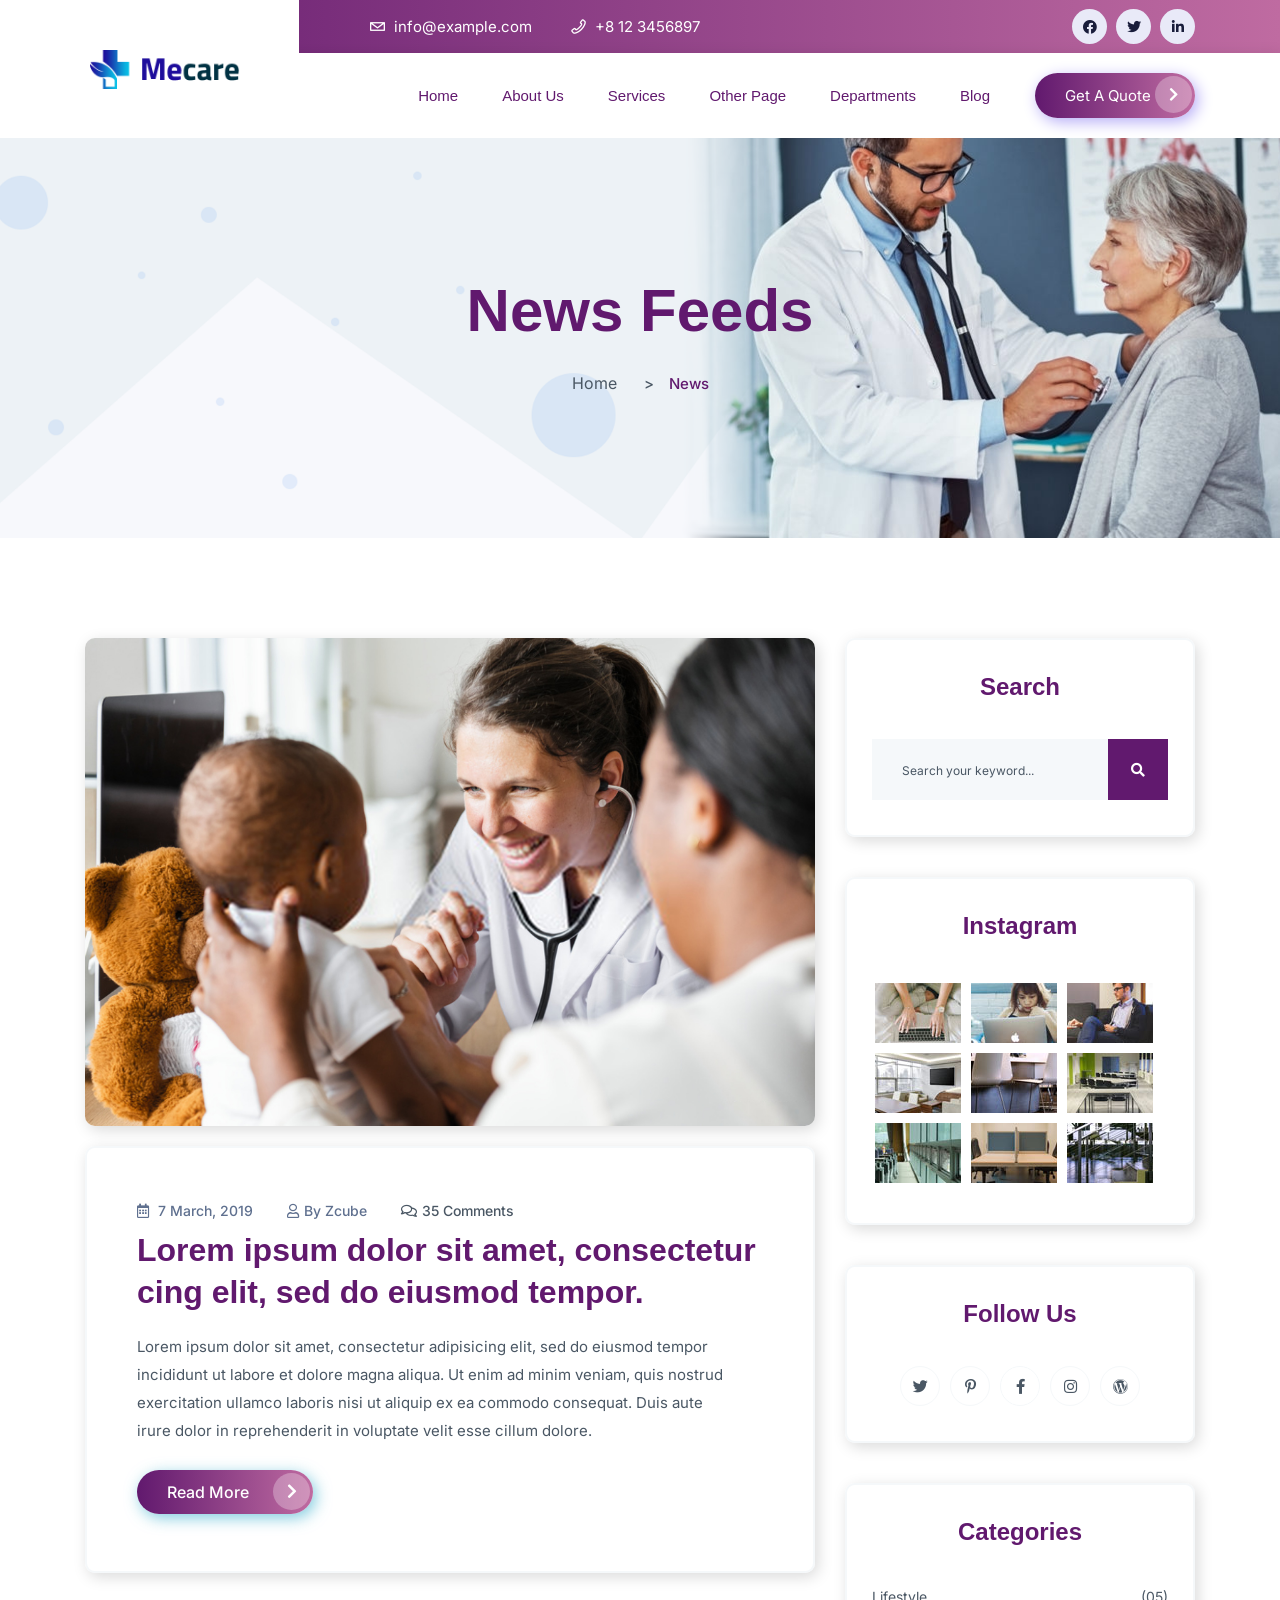
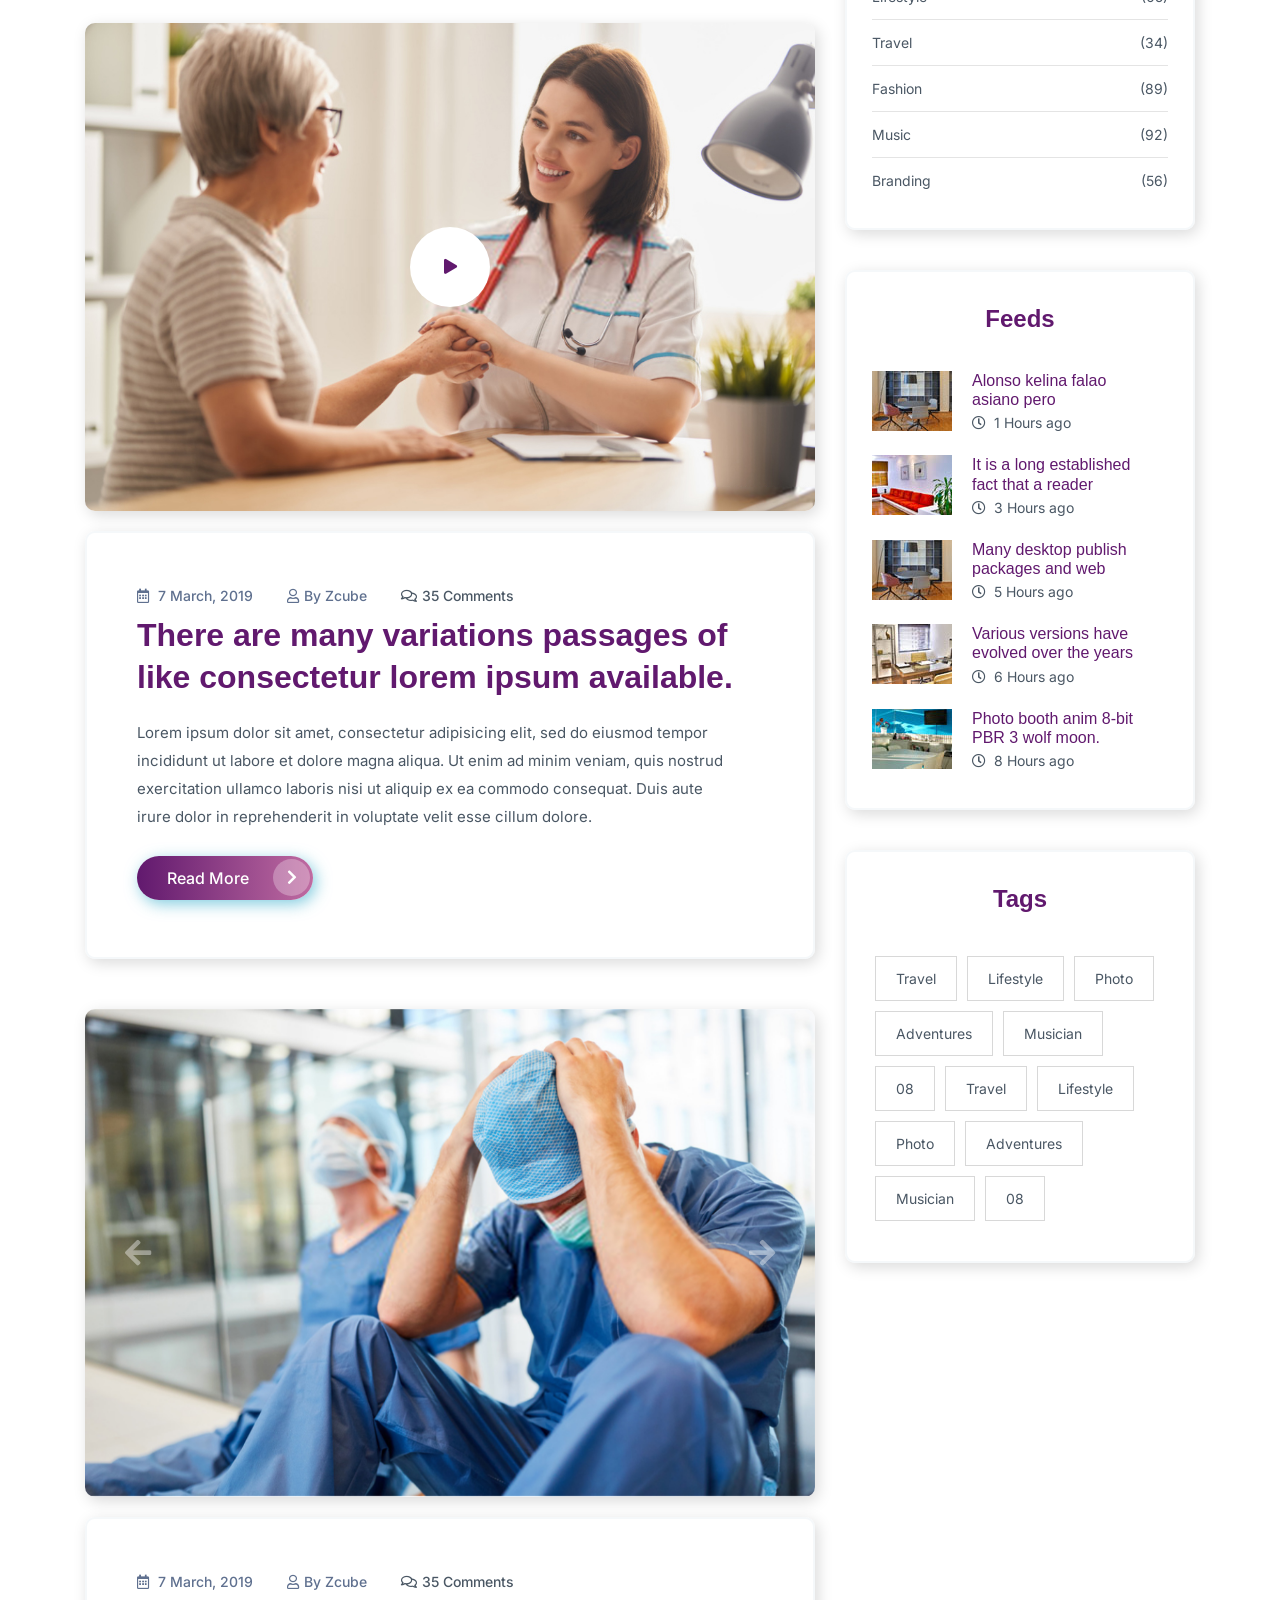
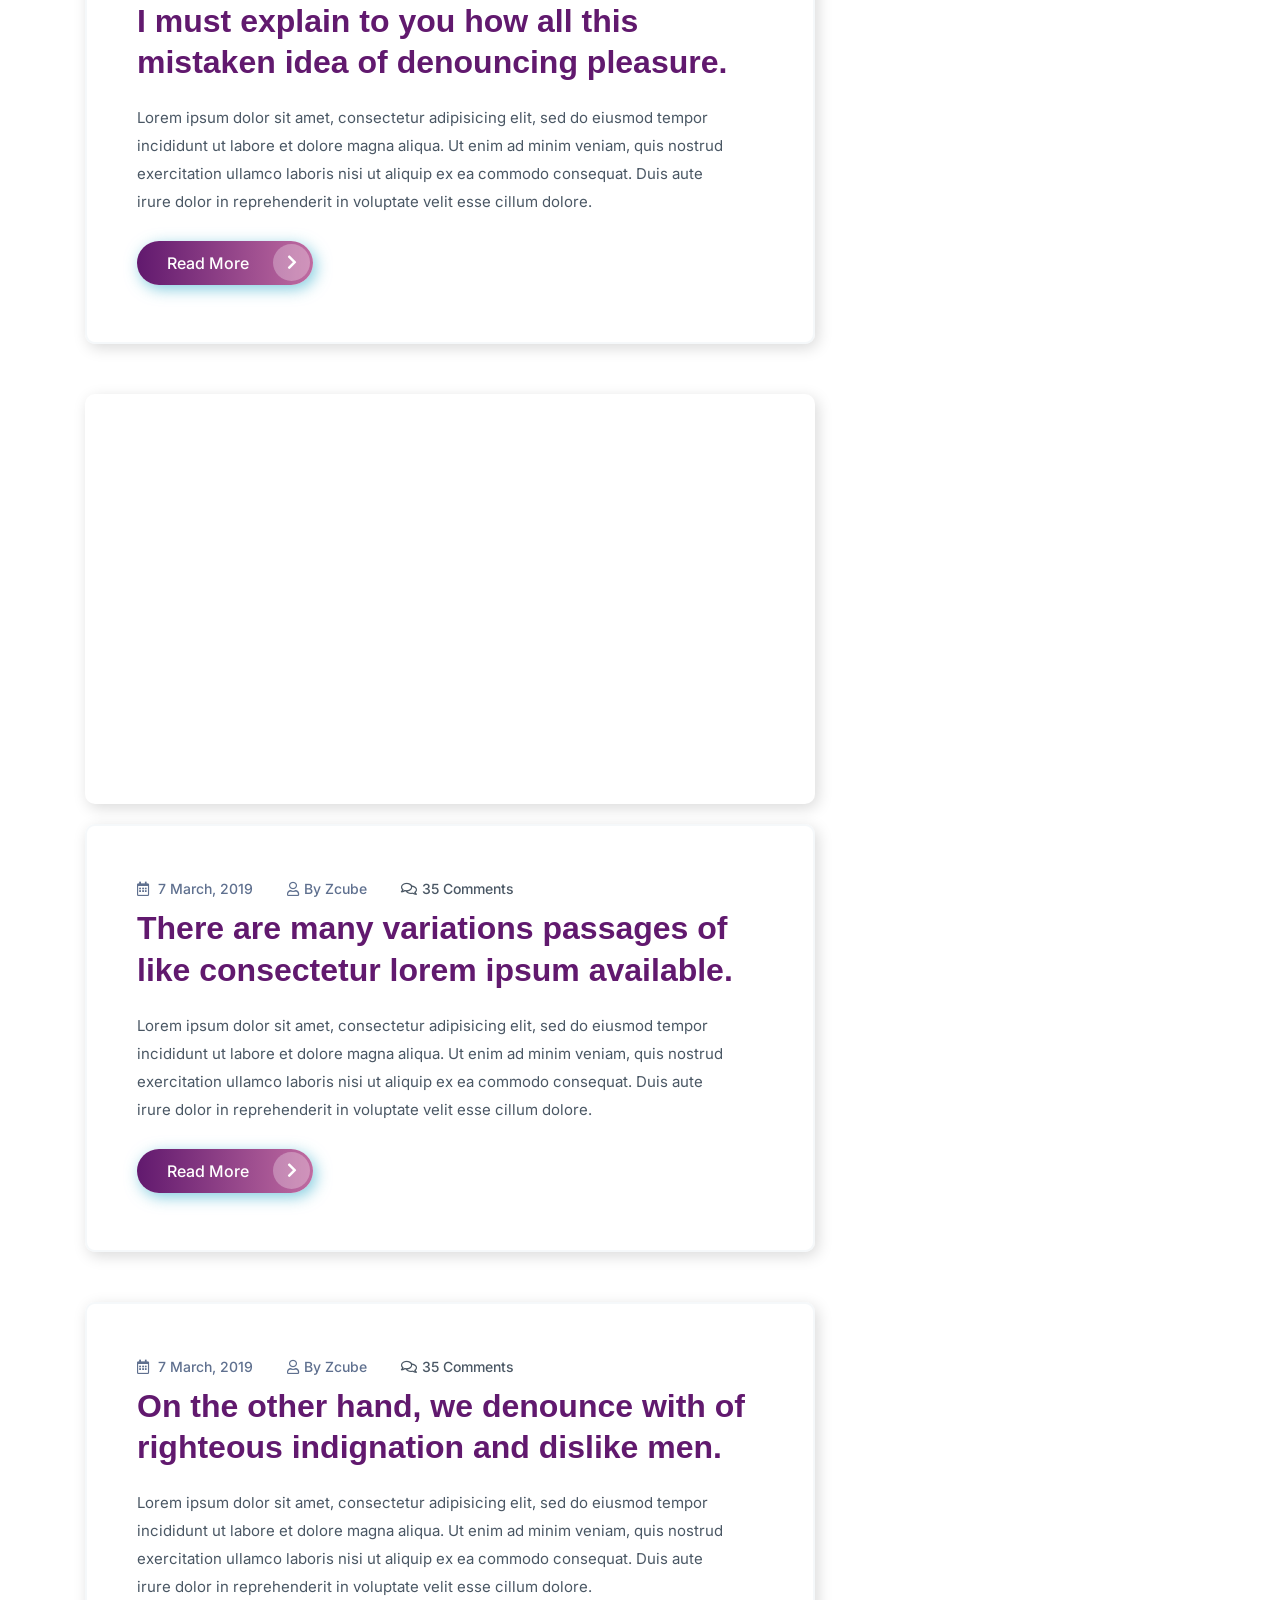
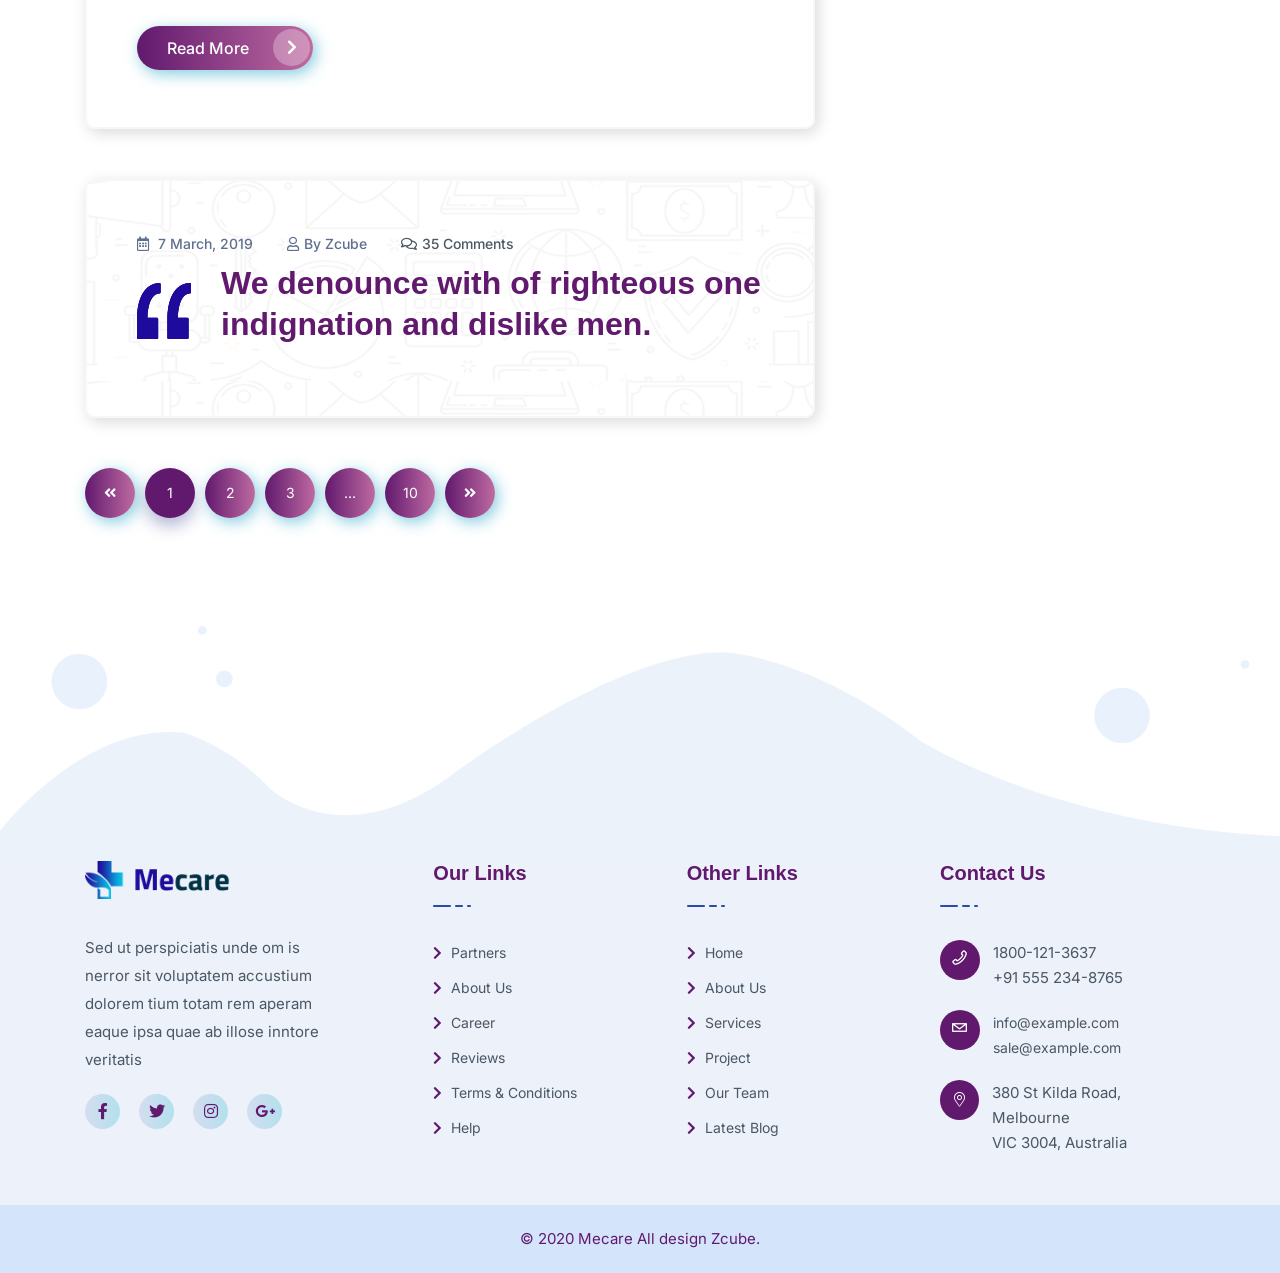
<file: blog.html>
<!doctype html>
<html class="no-js" lang="zxx">
    <head>
        <meta charset="utf-8">
        <meta http-equiv="x-ua-compatible" content="ie=edge">
        <title> Mecare – Hospital and Health HTML Template </title>
        <meta name="description" content="">
        <meta name="viewport" content="width=device-width, initial-scale=1">
		<link rel="shortcut icon" type="image/x-icon" href="img/favicon.ico">
        <!-- Place favicon.ico in the root Internist, General Practitonery -->

		<!-- CSS here -->
        <link rel="stylesheet" href="css/bootstrap.min.css">
        <link rel="stylesheet" href="css/animate.min.css">
        <link rel="stylesheet" href="css/magnific-popup.css">
        <link rel="stylesheet" href="fontawesome/css/all.min.css">
        <link rel="stylesheet" href="css/dripicons.css">
        <link rel="stylesheet" href="css/slick.css">
        <link rel="stylesheet" href="css/default.css">
        <link rel="stylesheet" href="css/meanmenu.css">
        <link rel="stylesheet" href="css/style.css">
        <link rel="stylesheet" href="css/responsive.css">
    </head>
    <body>
        <!-- header -->
        <header class="header-area">  
			<div class="header-top second-header d-none d-md-block">
                <div class="container">
                    <div class="row align-items-center">
                        <div class="col-lg-3 col-md-3 d-none d-lg-block">
                        </div>                       
                        <div class="col-lg-4 col-md-8 d-none  d-md-block">
                            <div class="header-cta">
                                <ul>                                   
                                    <li>
                                        <i class="icon dripicons-mail"></i>
                                        <span>info@example.com</span>
                                    </li>
                                     <li>
                                        <i class="icon dripicons-phone"></i>
                                        <span>+8 12 3456897</span>
                                    </li>
                                </ul>
                            </div>
                        </div>
                         <div class="col-lg-5 col-md-3 d-none d-lg-block">
                             <div class="header-social text-right">
                            <span>
                                <a href="#" title="Facebook"><i class="fab fa-facebook"></i></a>
                                <a href="#" title="Twitter"><i class="fab fa-twitter"></i></a>
                                <a href="#" title="LinkedIn"><i class="fab fa-linkedin-in"></i></a>                               
                               </span>                    
                               <!--  /social media icon redux -->                               
                        </div>
                        </div>
                         
                    </div>
                </div>
            </div>		
            <div id="header-sticky" class="menu-area">
                <div class="container">
                    <div class="second-menu">
                        <div class="row align-items-center">
                            <div class="col-xl-2 col-lg-2">
                                <div class="logo">
                                    <a href="index.html"><img src="img/logo/logo.png" alt="logo"></a>
                                </div>
                            </div>
                            <div class="col-xl-8 col-lg-8">                               
                                <div class="main-menu text-right pr-15">
                                    <nav id="mobile-menu">
                                        <ul>
                                            <li class="has-sub">
												<a href="index.html">Home</a>
												<ul>													
													<li><a href="index.html">Home Page 01</a></li>
													<li><a href="index-2.html">Home Page 02</a></li>													
													<li><a href="index-3.html">Home Page 03</a></li>													
												</ul>
											</li>
                                            <li><a href="about.html">About Us</a></li>
                                            <li class="has-sub">
                                                <a href="services.html">Services</a>
                                                <ul>													
													<li><a href="services.html">Services</a></li>
													<li><a href="services-detail.html">Services Details</a></li>
												</ul>
                                            </li>                                                                                     
											<li class="has-sub"><a href="#">Other Page</a>
												<ul>													
													<li><a href="pricing.html">Pricing</a></li>
													<li><a href="team.html">Team</a></li>
                                                    <li><a href="shop.html">Shop</a></li>
													<li><a href="shop-details.html">Shop Details</a></li>
												</ul>
											</li>
                                            <li class="has-sub"> 
                                                <a href="departments.html">Departments</a>
                                                <ul>													
													<li><a href="departments.html">Departments</a></li>
													<li><a href="departments-detail.html">Departments Details</a></li>
												</ul>
                                            </li>
                                           
											<li class="has-sub"> 
                                                <a href="blog.html">Blog</a>
                                                <ul>													
													<li><a href="blog.html">Blog</a></li>
													<li><a href="blog-details.html">Blog Details</a></li>
												</ul>
                                            </li>               
                                        </ul>
                                    </nav>
                                </div>
                            </div>    
                             <div class="col-xl-2 col-lg-2 d-none d-lg-block">
                                 <a href="contact.html" class="top-btn">Get A Quote <i class="fas fa-chevron-right"></i></a>
                                 
                            </div>
                             <div class="col-12">
                            <div class="mobile-menu"></div>
                        </div>
                        </div>
                    </div>
                </div>
            </div>
        </header>
        <!-- header-end -->
        <main>
            <!-- breadcrumb-area -->
            <section class="breadcrumb-area d-flex align-items-center" style="background-image:url(img/testimonial/test-bg.jpg)">
                <div class="container">
                    <div class="row">
                        <div class="col-xl-6 offset-xl-3 col-lg-8 offset-lg-2">
                            <div class="breadcrumb-wrap text-center">
                                <div class="breadcrumb-title mb-30">
                                    <h2>News Feeds</h2>                                   
                                </div>
                                <nav aria-label="breadcrumb">
                                    <ol class="breadcrumb">
                                        <li class="breadcrumb-item"><a href="index.html">Home</a></li>
                                        <li class="breadcrumb-item active" aria-current="page">News</li>
                                    </ol>
                                </nav>
                            </div>
                        </div>
                    </div>
                </div>
            </section>
            <!-- breadcrumb-area-end -->
            <!-- inner-blog -->
            <section class="inner-blog pt-100 pb-50">
                <div class="container">
                    <div class="row">
                        <div class="col-lg-8">
                            <div class="bsingle__post mb-50">
                                <div class="bsingle__post-thumb">
                                    <img src="img/blog/inner_b1.jpg" alt="">
                                </div>
                                <div class="bsingle__content">
                                    <div class="meta-info">
                                        <ul>
                                           <li><a href="#">  <i class="far fa-calendar-alt"></i>  7 March, 2019</a></li>
                                            <li><a href="#"><i class="far fa-user"></i>by Zcube</a></li>
                                            <li><i class="far fa-comments"></i>35 Comments</li>
                                        </ul>
                                    </div>
                                    <h2><a href="blog-details.html">Lorem ipsum dolor sit amet, consectetur
                                            cing elit, sed do eiusmod tempor.</a></h2>
                                    <p>Lorem ipsum dolor sit amet, consectetur adipisicing elit, sed do eiusmod tempor incididunt
                                        ut labore et dolore magna
                                        aliqua. Ut enim ad minim veniam, quis nostrud exercitation ullamco laboris nisi ut aliquip
                                        ex ea commodo consequat.
                                        Duis aute irure dolor in reprehenderit in voluptate velit esse cillum dolore.</p>
                                        <div class="slider-btn">   
                                            <a href="#" class="btn ss-btn" data-animation="fadeInRight" data-delay=".8s">Read More <i class="fas fa-chevron-right"></i></a>				
                                        </div> 
                                </div>
                            </div>
                            <div class="bsingle__post mb-50">
                                <div class="bsingle__post-thumb video-p">
                                    <img src="img/blog/inner_b2.jpg" alt="">
                                    <a href="https://www.youtube.com/watch?v=vKSA_idPZkc" class="video-i popup-video"><i class="fas fa-play"></i></a>
                                </div>
                                <div class="bsingle__content">
                                    <div class="meta-info">
                                        <ul>
                                            <li><a href="#">  <i class="far fa-calendar-alt"></i>  7 March, 2019</a></li>
                                            <li><a href="#"><i class="far fa-user"></i>by Zcube</a></li>
                                            <li><i class="far fa-comments"></i>35 Comments</li>
                                        </ul>
                                    </div>
                                    <h2><a href="blog-details.html">There are many variations passages of like consectetur lorem ipsum available.</a></h2>
                                    <p>Lorem ipsum dolor sit amet, consectetur adipisicing elit, sed do eiusmod tempor incididunt
                                        ut labore et dolore magna
                                        aliqua. Ut enim ad minim veniam, quis nostrud exercitation ullamco laboris nisi ut aliquip
                                        ex ea commodo consequat.
                                        Duis aute irure dolor in reprehenderit in voluptate velit esse cillum dolore.</p>
                                   <div class="slider-btn">   
                                            <a href="#" class="btn ss-btn" data-animation="fadeInRight" data-delay=".8s">Read More <i class="fas fa-chevron-right"></i></a>				
                                        </div> 
                                </div>
                            </div>
                            <div class="bsingle__post mb-50">
                                <div class="bsingle__post-thumb blog-active">
                                    <div class="slide-post">
                                        <img src="img/blog/inner_b3.jpg" alt="">
                                    </div>
                                    <div class="slide-post">
                                        <img src="img/blog/inner_b2.jpg" alt="">
                                    </div>
                                    <div class="slide-post">
                                        <img src="img/blog/inner_b1.jpg" alt="">
                                    </div>
                                </div>
                                <div class="bsingle__content">
                                    <div class="meta-info">
                                        <ul>
                                            <li><a href="#">  <i class="far fa-calendar-alt"></i>  7 March, 2019</a></li>
                                            <li><a href="#"><i class="far fa-user"></i>by Zcube</a></li>
                                            <li><i class="far fa-comments"></i>35 Comments</li>
                                        </ul>
                                    </div>
                                    <h2><a href="blog-details.html">I must explain to you how all this mistaken idea of denouncing pleasure.</a></h2>
                                    <p>Lorem ipsum dolor sit amet, consectetur adipisicing elit, sed do eiusmod tempor incididunt
                                        ut labore et dolore magna
                                        aliqua. Ut enim ad minim veniam, quis nostrud exercitation ullamco laboris nisi ut aliquip
                                        ex ea commodo consequat.
                                        Duis aute irure dolor in reprehenderit in voluptate velit esse cillum dolore.</p>
                                    <div class="slider-btn">   
                                            <a href="#" class="btn ss-btn" data-animation="fadeInRight" data-delay=".8s">Read More <i class="fas fa-chevron-right"></i></a>				
                                        </div> 
                                </div>
                            </div>
                            <div class="bsingle__post mb-50">
                                <div class="bsingle__post-thumb embed-responsive embed-responsive-16by9">
                                    <iframe height="300" allow="autoplay" src="https://w.soundcloud.com/player/?url=https%3A//api.soundcloud.com/tracks/547295505&amp;color=%23ff5500&amp;auto_play=false&amp;hide_related=false&amp;show_comments=true&amp;show_user=true&amp;show_reposts=false&amp;show_teaser=true&amp;visual=true"></iframe>
                                </div>
                                <div class="bsingle__content">
                                    <div class="meta-info">
                                        <ul>
                                           <li><a href="#">  <i class="far fa-calendar-alt"></i>  7 March, 2019</a></li>
                                            <li><a href="#"><i class="far fa-user"></i>by Zcube</a></li>
                                            <li><i class="far fa-comments"></i>35 Comments</li>
                                        </ul>
                                    </div>
                                    <h2><a href="blog-details.html">There are many variations passages of like consectetur lorem ipsum available.</a></h2>
                                    <p>Lorem ipsum dolor sit amet, consectetur adipisicing elit, sed do eiusmod tempor incididunt
                                        ut labore et
                                        dolore magna
                                        aliqua. Ut enim ad minim veniam, quis nostrud exercitation ullamco laboris nisi ut aliquip
                                        ex ea commodo
                                        consequat.
                                        Duis aute irure dolor in reprehenderit in voluptate velit esse cillum dolore.</p>
                                    <div class="slider-btn">   
                                            <a href="#" class="btn ss-btn" data-animation="fadeInRight" data-delay=".8s">Read More <i class="fas fa-chevron-right"></i></a>				
                                        </div> 
                                </div>
                            </div>
                            <div class="bsingle__post mb-50">
                                <div class="bsingle__content">
                                    <div class="meta-info">
                                        <ul>
                                            <li><a href="#">  <i class="far fa-calendar-alt"></i>  7 March, 2019</a></li>
                                            <li><a href="#"><i class="far fa-user"></i>by Zcube</a></li>
                                            <li><i class="far fa-comments"></i>35 Comments</li>
                                        </ul>
                                    </div>
                                    <h2><a href="blog-details.html">On the other hand, we denounce with of righteous indignation and dislike men.</a></h2>
                                    <p>Lorem ipsum dolor sit amet, consectetur adipisicing elit, sed do eiusmod tempor incididunt
                                        ut labore et
                                        dolore magna
                                        aliqua. Ut enim ad minim veniam, quis nostrud exercitation ullamco laboris nisi ut aliquip
                                        ex ea commodo
                                        consequat.
                                        Duis aute irure dolor in reprehenderit in voluptate velit esse cillum dolore.</p>
                                  <div class="slider-btn">   
                                            <a href="#" class="btn ss-btn" data-animation="fadeInRight" data-delay=".8s">Read More <i class="fas fa-chevron-right"></i></a>				
                                        </div> 
                                </div>
                            </div>
                            <div class="bsingle__post mb-50">
                                <div class="bsingle__content quote-post" style="background-image:url(img/bg/quote_bg.png)">
                                    <div class="meta-info">
                                        <ul>
                                            <li><a href="#">  <i class="far fa-calendar-alt"></i>  7 March, 2019</a></li>
                                            <li><a href="#"><i class="far fa-user"></i>by Zcube</a></li>
                                            <li><i class="far fa-comments"></i>35 Comments</li>
                                        </ul>
                                    </div>
                                    <div class="quote-icon">
                                        <img src="img/icon/blockquote.png" alt="">
                                    </div>
                                    <h2><a href="blog-details.html">We denounce with of righteous one indignation and dislike men.</a></h2>
                                </div>
                            </div>
                            <div class="pagination-wrap mb-50">
                                <nav>
                                    <ul class="pagination">
                                        <li class="page-item"><a href="#"><i class="fas fa-angle-double-left"></i></a></li>
                                        <li class="page-item active"><a href="#">1</a></li>
                                        <li class="page-item"><a href="#">2</a></li>
                                        <li class="page-item"><a href="#">3</a></li>
                                        <li class="page-item"><a href="#">...</a></li>
                                        <li class="page-item"><a href="#">10</a></li>
                                        <li class="page-item"><a href="#"><i class="fas fa-angle-double-right"></i></a></li>
                                    </ul>
                                </nav>
                            </div>
                        </div>
                        <div class="col-lg-4">
                            <aside>
                                <div class="widget mb-40">
                                    <div class="widget-title text-center">
                                        <h4>Search</h4>
                                    </div>
                                    <div class="slidebar__form">
                                        <form action="#">
                                            <input type="text" placeholder="Search your keyword...">
                                            <button><i class="fas fa-search"></i></button>
                                        </form>
                                    </div>
                                </div>
                                <div class="widget mb-40">
                                    <div class="widget-title text-center">
                                        <h4>Instagram</h4>
                                    </div>
                                    <ul class="widget-insta-post">
                                        <li><a href="#"><img src="img/blog/aside/insta_01.jpg" alt="img"></a></li>
                                        <li><a href="#"><img src="img/blog/aside/insta_02.jpg" alt="img"></a></li>
                                        <li><a href="#"><img src="img/blog/aside/insta_03.jpg" alt="img"></a></li>
                                        <li><a href="#"><img src="img/blog/aside/insta_04.jpg" alt="img"></a></li>
                                        <li><a href="#"><img src="img/blog/aside/insta_05.jpg" alt="img"></a></li>
                                        <li><a href="#"><img src="img/blog/aside/insta_06.jpg" alt="img"></a></li>
                                        <li><a href="#"><img src="img/blog/aside/insta_07.jpg" alt="img"></a></li>
                                        <li><a href="#"><img src="img/blog/aside/insta_08.jpg" alt="img"></a></li>
                                        <li><a href="#"><img src="img/blog/aside/insta_09.jpg" alt="img"></a></li>
                                    </ul>
                                </div>
                                <div class="widget mb-40">
                                    <div class="widget-title text-center">
                                        <h4>Follow Us</h4>
                                    </div>
                                    <div class="widget-social text-center">
                                        <a href="#"><i class="fab fa-twitter"></i></a>
                                        <a href="#"><i class="fab fa-pinterest-p"></i></a>
                                        <a href="#"><i class="fab fa-facebook-f"></i></a>
                                        <a href="#"><i class="fab fa-instagram"></i></a>
                                        <a href="#"><i class="fab fa-wordpress"></i></a>
                                    </div>
                                </div>
                                <div class="widget mb-40">
                                    <div class="widget-title text-center">
                                        <h4>Categories</h4>
                                    </div>
                                    <ul class="cat__list">
                                        <li><a href="#">Lifestyle <span>(05)</span></a></li>
                                        <li><a href="#">Travel <span>(34)</span></a></li>
                                        <li><a href="#">Fashion <span>(89)</span></a></li>
                                        <li><a href="#">Music <span>(92)</span></a></li>
                                        <li><a href="#">Branding <span>(56)</span></a></li>
                                    </ul>
                                </div>
                                <div class="widget mb-40">
                                    <div class="widget-title text-center">
                                        <h4>Feeds</h4>
                                    </div>
                                    <div class="widget__post">
                                        <ul>
                                            <li>
                                                <div class="widget__post-thumb">
                                                    <img src="img/blog/aside/post_01.jpg" alt="">
                                                </div>
                                                <div class="widget__post-content">
                                                    <h6><a href="#">Alonso kelina falao asiano pero</a></h6>
                                                    <span><i class="far fa-clock"></i>1 Hours ago</span>
                                                </div>
                                            </li>
                                            <li>
                                                <div class="widget__post-thumb">
                                                    <img src="img/blog/aside/post_02.jpg" alt="">
                                                </div>
                                                <div class="widget__post-content">
                                                    <h6><a href="#">It is a long established fact that a reader</a></h6>
                                                    <span><i class="far fa-clock"></i>3 Hours ago</span>
                                                </div>
                                            </li>
                                            <li>
                                                <div class="widget__post-thumb">
                                                    <img src="img/blog/aside/post_03.jpg" alt="">
                                                </div>
                                                <div class="widget__post-content">
                                                    <h6><a href="#">Many desktop publish packages and web</a></h6>
                                                    <span><i class="far fa-clock"></i>5 Hours ago</span>
                                                </div>
                                            </li>
                                            <li>
                                                <div class="widget__post-thumb">
                                                    <img src="img/blog/aside/post_04.jpg" alt="">
                                                </div>
                                                <div class="widget__post-content">
                                                    <h6><a href="#">Various versions have evolved over the years</a></h6>
                                                    <span><i class="far fa-clock"></i>6 Hours ago</span>
                                                </div>
                                            </li>
                                            <li>
                                                <div class="widget__post-thumb">
                                                    <img src="img/blog/aside/post_05.jpg" alt="">
                                                </div>
                                                <div class="widget__post-content">
                                                    <h6><a href="#">Photo booth anim 8-bit PBR 3 wolf moon.</a></h6>
                                                    <span><i class="far fa-clock"></i>8 Hours ago</span>
                                                </div>
                                            </li>
                                        </ul>
                                    </div>
                                </div>
                                <div class="widget mb-40">
                                    <div class="widget-title text-center">
                                        <h4>Tags</h4>
                                    </div>
                                    <div class="widget__tag">
                                        <ul>
                                            <li><a href="#">Travel</a></li>
                                            <li><a href="#">Lifestyle</a></li>
                                            <li><a href="#">Photo</a></li>
                                            <li><a href="#">Adventures</a></li>
                                            <li><a href="#">Musician</a></li>
                                            <li><a href="#">08</a></li>
                                            <li><a href="#">Travel</a></li>
                                            <li><a href="#">Lifestyle</a></li>
                                            <li><a href="#">Photo</a></li>
                                            <li><a href="#">Adventures</a></li>
                                            <li><a href="#">Musician</a></li>
                                            <li><a href="#">08</a></li>
                                        </ul>
                                    </div>
                                </div>                               
                            </aside>
                        </div>
                    </div>
                </div>
            </section>
            <!-- inner-blog-end -->
        </main>
         <!-- footer -->
        <footer class="footer-bg footer-p" >
            <div class="overly"><img src="img/an-bg/footer-bg.png" alt="rest"></div>
            <div class="footer-top pb-30" style="background-color: #ECF1FA;">
                <div class="container">
                    <div class="row justify-content-between">
                        
                        <div class="col-xl-3 col-lg-3 col-sm-6">
                            <div class="footer-widget mb-30">
                                <div class="flog mb-35">
                                    <a href="#"><img src="img/logo/logo.png" alt="logo"></a>
                                </div>
                                <div class="footer-text mb-20">
                                    <p>Sed ut perspiciatis unde om is nerror sit voluptatem accustium dolorem tium totam rem aperam eaque ipsa quae ab illose
                                    inntore veritatis</p>
                                </div>
                                <div class="footer-social">
                                    <a href="#"><i class="fab fa-facebook-f"></i></a>
                                    <a href="#"><i class="fab fa-twitter"></i></a>
                                    <a href="#"><i class="fab fa-instagram"></i></a>
                                    <a href="#"><i class="fab fa-google-plus-g"></i></a>
                                </div>
                            </div>
                        </div>
                        
                        
						<div class="col-xl-2 col-lg-2 col-sm-6">
                            <div class="footer-widget mb-30">
                                <div class="f-widget-title">
                                    <h5>Our Links</h5>
                                </div>
                                <div class="footer-link">
                                    <ul>                                        
                                        <li><a href="#"><i class="fas fa-chevron-right"></i> Partners</a></li>
										<li><a href="#"><i class="fas fa-chevron-right"></i> About Us</a></li>
                                        <li><a href="#"><i class="fas fa-chevron-right"></i> Career</a></li>
                                        <li><a href="#"><i class="fas fa-chevron-right"></i> Reviews</a></li>
                                        <li><a href="#"><i class="fas fa-chevron-right"></i> Terms & Conditions</a></li>
                                        <li><a href="#"><i class="fas fa-chevron-right"></i> Help</a></li>
                                    </ul>
                                </div>
                            </div>
                        </div>
                        <div class="col-xl-2 col-lg-2 col-sm-6">
                            <div class="footer-widget mb-30">
                                <div class="f-widget-title">
                                    <h5>Other Links</h5>
                                </div>
                                <div class="footer-link">
                                    <ul>
                                        <li><a href="#"><i class="fas fa-chevron-right"></i> Home</a></li>
                                        <li><a href="#"><i class="fas fa-chevron-right"></i> About Us</a></li>
                                        <li><a href="#"><i class="fas fa-chevron-right"></i> Services</a></li>
                                        <li><a href="#"><i class="fas fa-chevron-right"></i> Project</a></li>
                                        <li><a href="#"><i class="fas fa-chevron-right"></i> Our Team</a></li>
                                        <li><a href="#"><i class="fas fa-chevron-right"></i> Latest Blog</a></li>
                                    </ul>
                                </div>
                            </div>
                        </div>  
                        <div class="col-xl-3 col-lg-3 col-sm-6">
                            <div class="footer-widget mb-30">
                                <div class="f-widget-title">
                                    <h5>Contact Us</h5>
                                </div>
                                <div class="footer-link">
                                    <div class="f-contact">
                                    <ul>
                                    <li>
                                        <i class="icon dripicons-phone"></i>
                                        <span>1800-121-3637<br>+91 555 234-8765</span>
                                    </li>
                                    <li>
                                        <i class="icon dripicons-mail"></i>
                                         <span><a href="mailto:info@example.com">info@example.com</a><br><a href="mailto:sale@example.com">sale@example.com</a></span>
                                    </li>
                                    <li>
                                      <i class="fal fa-map-marker-alt"></i>
                                         <span>380 St Kilda Road, Melbourne<br>VIC 3004, Australia</span>
                                    </li>
                                </ul>
                                    
                                    </div>
                                   
                                    
                                </div>
                            </div>
                        </div>
                        
                    </div>
                </div>
            </div>
            <div class="copyright-wrap">
                <div class="container">
                    <div class="row">
                        <div class="col-12">
                            <div class="copyright-text text-center">
                                <p>&copy; 2020 Mecare  All design Zcube.</p>
                            </div>
                        </div>
                    </div>
                </div>
            </div>
        </footer>
        <!-- footer-end -->


		<!-- JS here -->
        	<!-- JS here -->
        <script src="js/vendor/modernizr-3.5.0.min.js"></script>
        <script src="js/vendor/jquery-1.12.4.min.js"></script>
        <script src="js/popper.min.js"></script>
        <script src="js/bootstrap.min.js"></script>
        <script src="js/one-page-nav-min.js"></script>
        <script src="js/jquery.meanmenu.min.js"></script>
        <script src="js/slick.min.js"></script>
        <script src="js/ajax-form.js"></script>
        <script src="js/paroller.js"></script>
        <script src="js/wow.min.js"></script>
        <script src="js/js_isotope.pkgd.min.js"></script>
        <script src="js/imagesloaded.min.js"></script>
        <script src="js/parallax.min.js"></script>
        <script src="js/jquery.waypoints.min.js"></script>
        <script src="js/jquery.counterup.min.js"></script>
        <script src="js/jquery.scrollUp.min.js"></script>
        <script src="js/parallax-scroll.js"></script>
        <script src="js/jquery.magnific-popup.min.js"></script>
        <script src="js/element-in-view.js"></script>
        <script src="js/main.js"></script>
    </body>
</html>
</file>
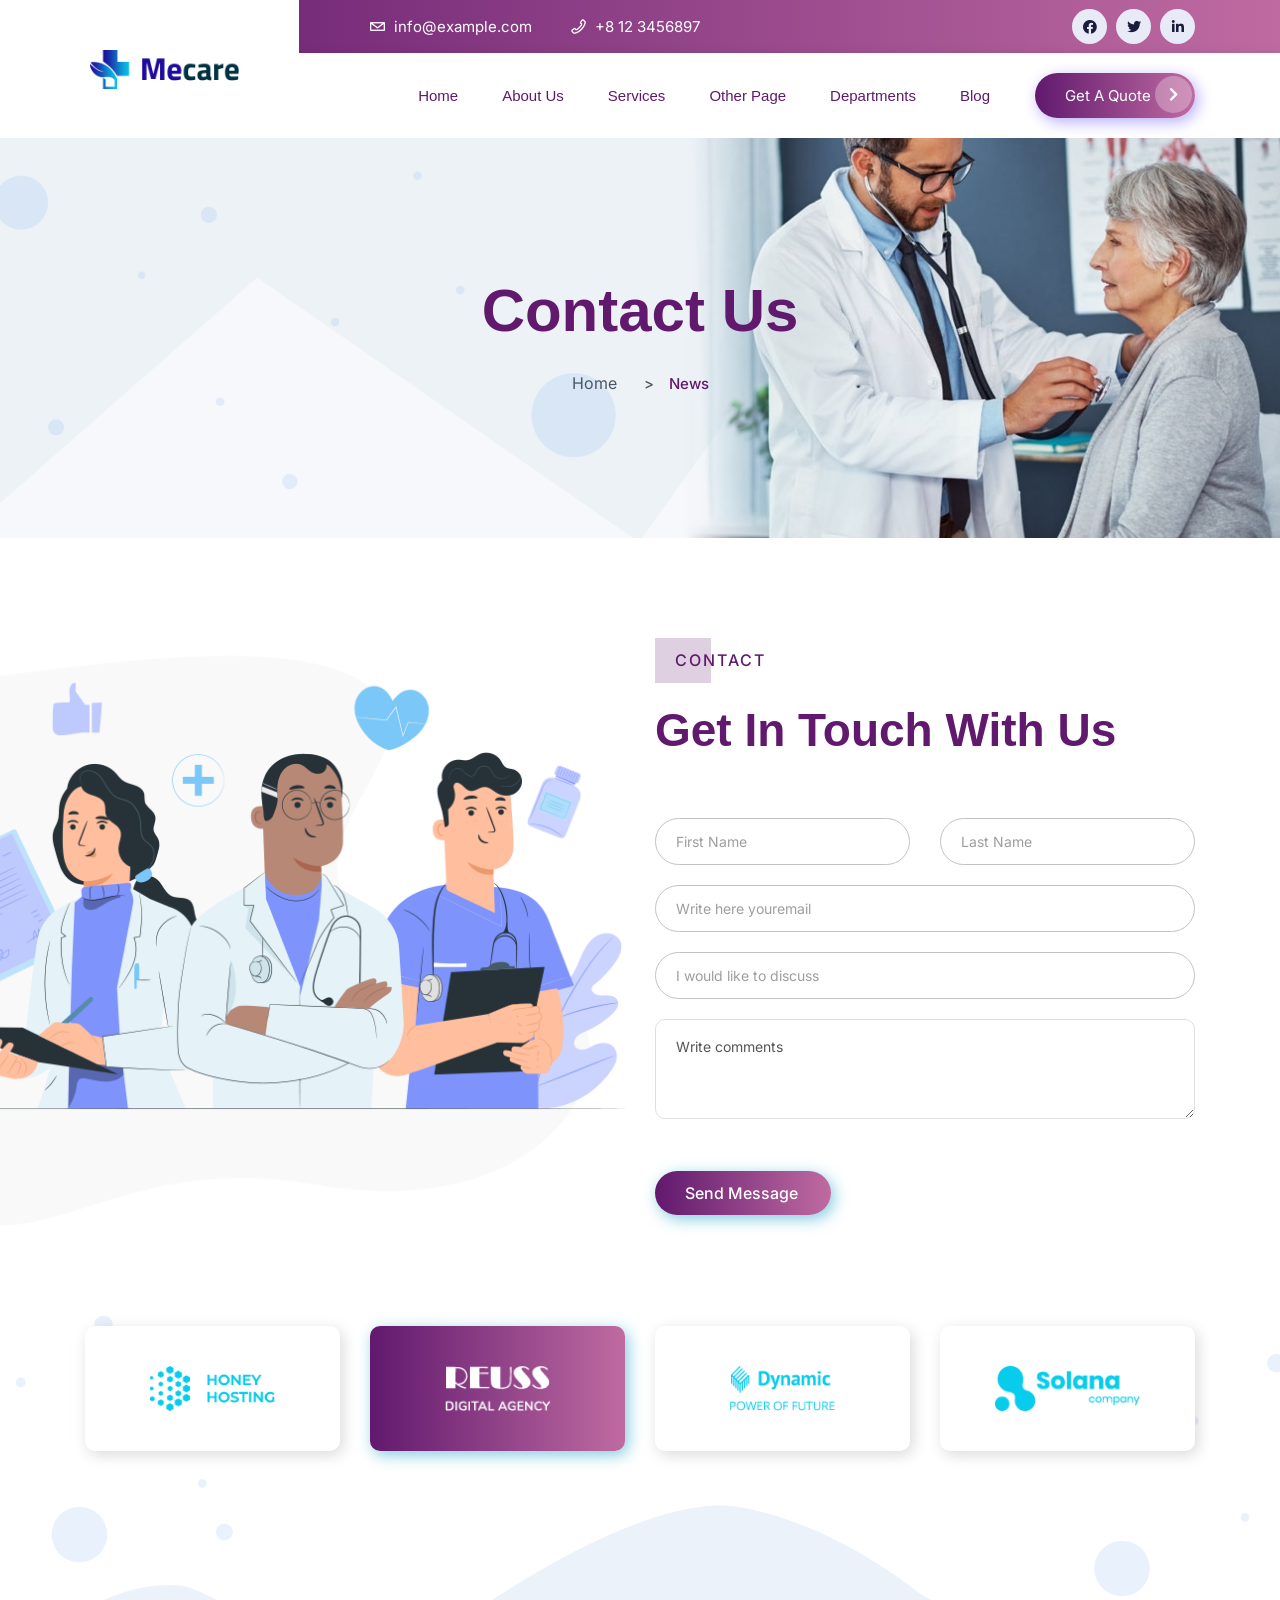
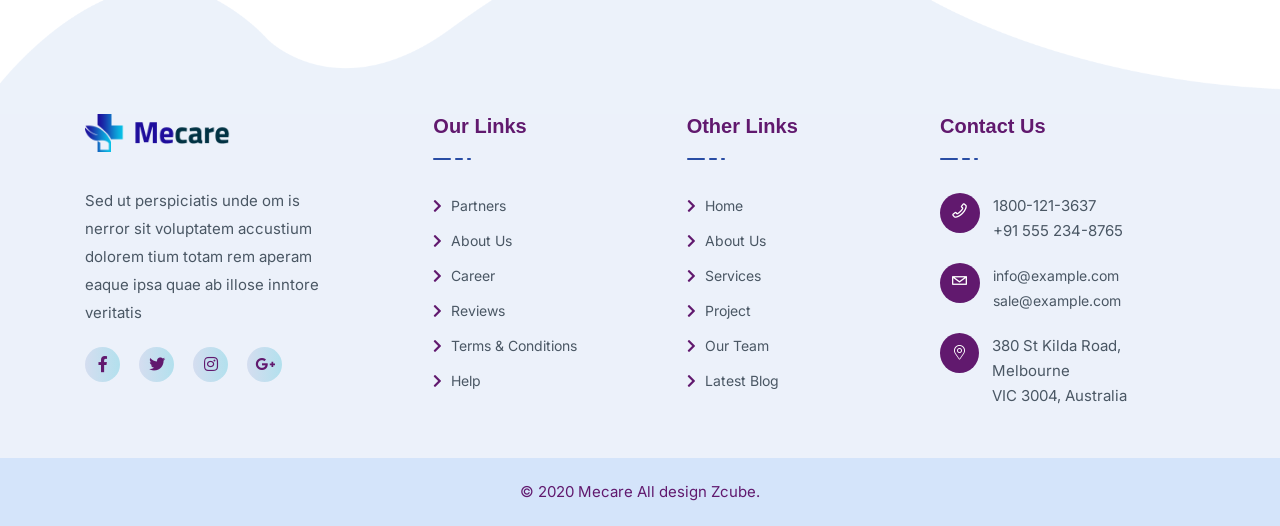
<file: contact.html>
<!doctype html>
<html class="no-js" lang="zxx">
    <head>
        <meta charset="utf-8">
        <meta http-equiv="x-ua-compatible" content="ie=edge">
        <title> Mecare – Hospital and Health HTML Template </title>
        <meta name="description" content="">
        <meta name="viewport" content="width=device-width, initial-scale=1">
		<link rel="shortcut icon" type="image/x-icon" href="img/favicon.ico">
        <!-- Place favicon.ico in the root Internist, General Practitonery -->

		<!-- CSS here -->
        <link rel="stylesheet" href="css/bootstrap.min.css">
        <link rel="stylesheet" href="css/animate.min.css">
        <link rel="stylesheet" href="css/magnific-popup.css">
        <link rel="stylesheet" href="fontawesome/css/all.min.css">
        <link rel="stylesheet" href="css/dripicons.css">
        <link rel="stylesheet" href="css/slick.css">
        <link rel="stylesheet" href="css/default.css">
        <link rel="stylesheet" href="css/meanmenu.css">
        <link rel="stylesheet" href="css/style.css">
        <link rel="stylesheet" href="css/responsive.css">
    </head>
    <body>
        <!-- header -->
        <header class="header-area">  
			<div class="header-top second-header d-none d-md-block">
                <div class="container">
                    <div class="row align-items-center">
                        <div class="col-lg-3 col-md-3 d-none d-lg-block">
                        </div>                       
                        <div class="col-lg-4 col-md-8 d-none  d-md-block">
                            <div class="header-cta">
                                <ul>                                   
                                    <li>
                                        <i class="icon dripicons-mail"></i>
                                        <span>info@example.com</span>
                                    </li>
                                     <li>
                                        <i class="icon dripicons-phone"></i>
                                        <span>+8 12 3456897</span>
                                    </li>
                                </ul>
                            </div>
                        </div>
                         <div class="col-lg-5 col-md-3 d-none d-lg-block">
                             <div class="header-social text-right">
                            <span>
                                <a href="#" title="Facebook"><i class="fab fa-facebook"></i></a>
                                <a href="#" title="Twitter"><i class="fab fa-twitter"></i></a>
                                <a href="#" title="LinkedIn"><i class="fab fa-linkedin-in"></i></a>                               
                               </span>                    
                               <!--  /social media icon redux -->                               
                        </div>
                        </div>
                         
                    </div>
                </div>
            </div>		
            <div id="header-sticky" class="menu-area">
                <div class="container">
                    <div class="second-menu">
                        <div class="row align-items-center">
                            <div class="col-xl-2 col-lg-2">
                                <div class="logo">
                                    <a href="index.html"><img src="img/logo/logo.png" alt="logo"></a>
                                </div>
                            </div>
                            <div class="col-xl-8 col-lg-8">                               
                                <div class="main-menu text-right pr-15">
                                    <nav id="mobile-menu">
                                        <ul>
                                            <li class="has-sub">
												<a href="index.html">Home</a>
												<ul>													
													<li><a href="index.html">Home Page 01</a></li>
													<li><a href="index-2.html">Home Page 02</a></li>													
													<li><a href="index-3.html">Home Page 03</a></li>													
												</ul>
											</li>
                                            <li><a href="about.html">About Us</a></li>
                                            <li class="has-sub">
                                                <a href="services.html">Services</a>
                                                <ul>													
													<li><a href="services.html">Services</a></li>
													<li><a href="services-detail.html">Services Details</a></li>
												</ul>
                                            </li>                                                                                     
											<li class="has-sub"><a href="#">Other Page</a>
												<ul>													
													<li><a href="pricing.html">Pricing</a></li>
													<li><a href="team.html">Team</a></li>
                                                    <li><a href="shop.html">Shop</a></li>
													<li><a href="shop-details.html">Shop Details</a></li>
												</ul>
											</li>
                                            <li class="has-sub"> 
                                                <a href="departments.html">Departments</a>
                                                <ul>													
													<li><a href="departments.html">Departments</a></li>
													<li><a href="departments-detail.html">Departments Details</a></li>
												</ul>
                                            </li>
                                           
											<li class="has-sub"> 
                                                <a href="blog.html">Blog</a>
                                                <ul>													
													<li><a href="blog.html">Blog</a></li>
													<li><a href="blog-details.html">Blog Details</a></li>
												</ul>
                                            </li>               
                                        </ul>
                                    </nav>
                                </div>
                            </div>    
                             <div class="col-xl-2 col-lg-2 d-none d-lg-block">
                                 <a href="contact.html" class="top-btn">Get A Quote <i class="fas fa-chevron-right"></i></a>
                                 
                            </div>
                             <div class="col-12">
                            <div class="mobile-menu"></div>
                        </div>
                        </div>
                    </div>
                </div>
            </div>
        </header>
        <!-- header-end -->
        <!-- main-area -->
        <main>
            <!-- breadcrumb-area -->
            <section class="breadcrumb-area d-flex align-items-center" style="background-image:url(img/testimonial/test-bg.jpg);">
                <div class="container">
                    <div class="row">
                        <div class="col-xl-6 offset-xl-3 col-lg-8 offset-lg-2">
                            <div class="breadcrumb-wrap text-center">
                                <div class="breadcrumb-title mb-30">
                                    <h2>Contact Us</h2>                                    
                                </div>
                                <nav aria-label="breadcrumb">
                                    <ol class="breadcrumb">
                                        <li class="breadcrumb-item"><a href="index.html">Home</a></li>
                                        <li class="breadcrumb-item active" aria-current="page">News</li>
                                    </ol>
                                </nav>
                            </div>
                        </div>
                    </div>
                </div>
            </section>
            <!-- breadcrumb-area-end -->
			  <!-- contact-area -->
            <section id="contact" class="contact-area contact-bg pt-100 pb-70 p-relative fix" style="background-image:url(img/an-bg/an-bg11.png); background-size: cover;background-repeat: no-repeat;">
                <div class="container">
             
					<div class="row">
                        <div class="col-lg-6">
                            <div class="contact-img">
                                <img src="img/bg/touch-illustration.png" alt="touch-illustration">
                            </div>
                        </div>
						<div class="col-lg-6">
                        <div class="section-title mb-60" >
                                <span>Contact</span>
                                <h2>Get In Touch With Us</h2>
                            </div>
						<form action="#" class="contact-form" >
							<div class="row">
                            <div class="col-lg-6">
                                <div class="contact-field p-relative c-name mb-20">                                    
                                    <input type="text" placeholder="First Name">
                                </div>                               
                            </div>
                                <div class="col-lg-6">
                                <div class="contact-field p-relative c-name mb-20">                                    
                                    <input type="text" placeholder="Last Name">
                                </div>                               
                            </div>
							<div class="col-lg-12">                               
                                <div class="contact-field p-relative c-email mb-20">                                    
                                    <input type="text" placeholder="Write here youremail">
                                </div>                                
                            </div>
							<div class="col-lg-12">                               
                                <div class="contact-field p-relative c-subject mb-20">                                   
                                    <input type="text" placeholder="I would like to discuss">
                                </div>
                            </div>							
                            <div class="col-lg-12">
                                <div class="contact-field p-relative c-message mb-45">                                  
                                    <textarea name="message" id="message" cols="30" rows="10" placeholder="Write comments"></textarea>
                                </div>
                                <div class="slider-btn">                                          
                                            <a href="#" class="btn ss-btn" data-animation="fadeInRight" data-delay=".8s">Send Message</a>					
                                        </div>                             
                            </div>
                            </div>
                        
                    </form>
						</div>
					</div>
                    
                </div>
               
            </section>
            <!-- contact-area-end -->
             <!-- brand-area -->
            <section class="brand-area" style="background-image:url(img/an-bg/an-bg12.png); background-size: cover;background-repeat: no-repeat;">
                <div class="container">
                    <div class="row brand-active">
                        <div class="col-xl-2">
                            <div class="single-brand">
                                <img src="img/brand/c-logo.png" alt="img">
                            </div>
                        </div>
                        <div class="col-xl-2">
                            <div class="single-brand active">
                                  <img src="img/brand/c-logo02.png" alt="img">
                            </div>
                        </div>
                        <div class="col-xl-2">
                            <div class="single-brand">
                                  <img src="img/brand/c-logo03.png" alt="img">
                            </div>
                        </div>
                        <div class="col-xl-2">
                            <div class="single-brand">
                                  <img src="img/brand/c-logo04.png" alt="img">
                            </div>
                        </div>
                        <div class="col-xl-2">
                            <div class="single-brand">
                                  <img src="img/brand/c-logo.png" alt="img">
                            </div>
                        </div>
                    </div>
                </div>
            </section>
            <!-- brand-area-end -->
        </main>
        <!-- main-area-end -->
         <!-- footer -->
        <footer class="footer-bg footer-p" >
            <div class="overly"><img src="img/an-bg/footer-bg.png" alt="rest"></div>
            <div class="footer-top pb-30" style="background-color: #ECF1FA;">
                <div class="container">
                    <div class="row justify-content-between">
                        
                        <div class="col-xl-3 col-lg-3 col-sm-6">
                            <div class="footer-widget mb-30">
                                <div class="flog mb-35">
                                    <a href="#"><img src="img/logo/logo.png" alt="logo"></a>
                                </div>
                                <div class="footer-text mb-20">
                                    <p>Sed ut perspiciatis unde om is nerror sit voluptatem accustium dolorem tium totam rem aperam eaque ipsa quae ab illose
                                    inntore veritatis</p>
                                </div>
                                <div class="footer-social">
                                    <a href="#"><i class="fab fa-facebook-f"></i></a>
                                    <a href="#"><i class="fab fa-twitter"></i></a>
                                    <a href="#"><i class="fab fa-instagram"></i></a>
                                    <a href="#"><i class="fab fa-google-plus-g"></i></a>
                                </div>
                            </div>
                        </div>
                        
                        
						<div class="col-xl-2 col-lg-2 col-sm-6">
                            <div class="footer-widget mb-30">
                                <div class="f-widget-title">
                                    <h5>Our Links</h5>
                                </div>
                                <div class="footer-link">
                                    <ul>                                        
                                        <li><a href="#"><i class="fas fa-chevron-right"></i> Partners</a></li>
										<li><a href="#"><i class="fas fa-chevron-right"></i> About Us</a></li>
                                        <li><a href="#"><i class="fas fa-chevron-right"></i> Career</a></li>
                                        <li><a href="#"><i class="fas fa-chevron-right"></i> Reviews</a></li>
                                        <li><a href="#"><i class="fas fa-chevron-right"></i> Terms & Conditions</a></li>
                                        <li><a href="#"><i class="fas fa-chevron-right"></i> Help</a></li>
                                    </ul>
                                </div>
                            </div>
                        </div>
                        <div class="col-xl-2 col-lg-2 col-sm-6">
                            <div class="footer-widget mb-30">
                                <div class="f-widget-title">
                                    <h5>Other Links</h5>
                                </div>
                                <div class="footer-link">
                                    <ul>
                                        <li><a href="#"><i class="fas fa-chevron-right"></i> Home</a></li>
                                        <li><a href="#"><i class="fas fa-chevron-right"></i> About Us</a></li>
                                        <li><a href="#"><i class="fas fa-chevron-right"></i> Services</a></li>
                                        <li><a href="#"><i class="fas fa-chevron-right"></i> Project</a></li>
                                        <li><a href="#"><i class="fas fa-chevron-right"></i> Our Team</a></li>
                                        <li><a href="#"><i class="fas fa-chevron-right"></i> Latest Blog</a></li>
                                    </ul>
                                </div>
                            </div>
                        </div>  
                        <div class="col-xl-3 col-lg-3 col-sm-6">
                            <div class="footer-widget mb-30">
                                <div class="f-widget-title">
                                    <h5>Contact Us</h5>
                                </div>
                                <div class="footer-link">
                                    <div class="f-contact">
                                    <ul>
                                    <li>
                                        <i class="icon dripicons-phone"></i>
                                        <span>1800-121-3637<br>+91 555 234-8765</span>
                                    </li>
                                    <li>
                                        <i class="icon dripicons-mail"></i>
                                         <span><a href="mailto:info@example.com">info@example.com</a><br><a href="mailto:sale@example.com">sale@example.com</a></span>
                                    </li>
                                    <li>
                                      <i class="fal fa-map-marker-alt"></i>
                                         <span>380 St Kilda Road, Melbourne<br>VIC 3004, Australia</span>
                                    </li>
                                </ul>
                                    
                                    </div>
                                   
                                    
                                </div>
                            </div>
                        </div>
                        
                    </div>
                </div>
            </div>
            <div class="copyright-wrap">
                <div class="container">
                    <div class="row">
                        <div class="col-12">
                            <div class="copyright-text text-center">
                                <p>&copy; 2020 Mecare  All design Zcube.</p>
                            </div>
                        </div>
                    </div>
                </div>
            </div>
        </footer>
        <!-- footer-end -->


		<!-- JS here -->
        	<!-- JS here -->
        <script src="js/vendor/modernizr-3.5.0.min.js"></script>
        <script src="js/vendor/jquery-1.12.4.min.js"></script>
        <script src="js/popper.min.js"></script>
        <script src="js/bootstrap.min.js"></script>
        <script src="js/one-page-nav-min.js"></script>
        <script src="js/jquery.meanmenu.min.js"></script>
        <script src="js/slick.min.js"></script>
        <script src="js/ajax-form.js"></script>
        <script src="js/paroller.js"></script>
        <script src="js/wow.min.js"></script>
        <script src="js/js_isotope.pkgd.min.js"></script>
        <script src="js/imagesloaded.min.js"></script>
        <script src="js/parallax.min.js"></script>
        <script src="js/jquery.waypoints.min.js"></script>
        <script src="js/jquery.counterup.min.js"></script>
        <script src="js/jquery.scrollUp.min.js"></script>
        <script src="js/parallax-scroll.js"></script>
        <script src="js/jquery.magnific-popup.min.js"></script>
        <script src="js/element-in-view.js"></script>
        <script src="js/main.js"></script>
    </body>
</html>
</file>
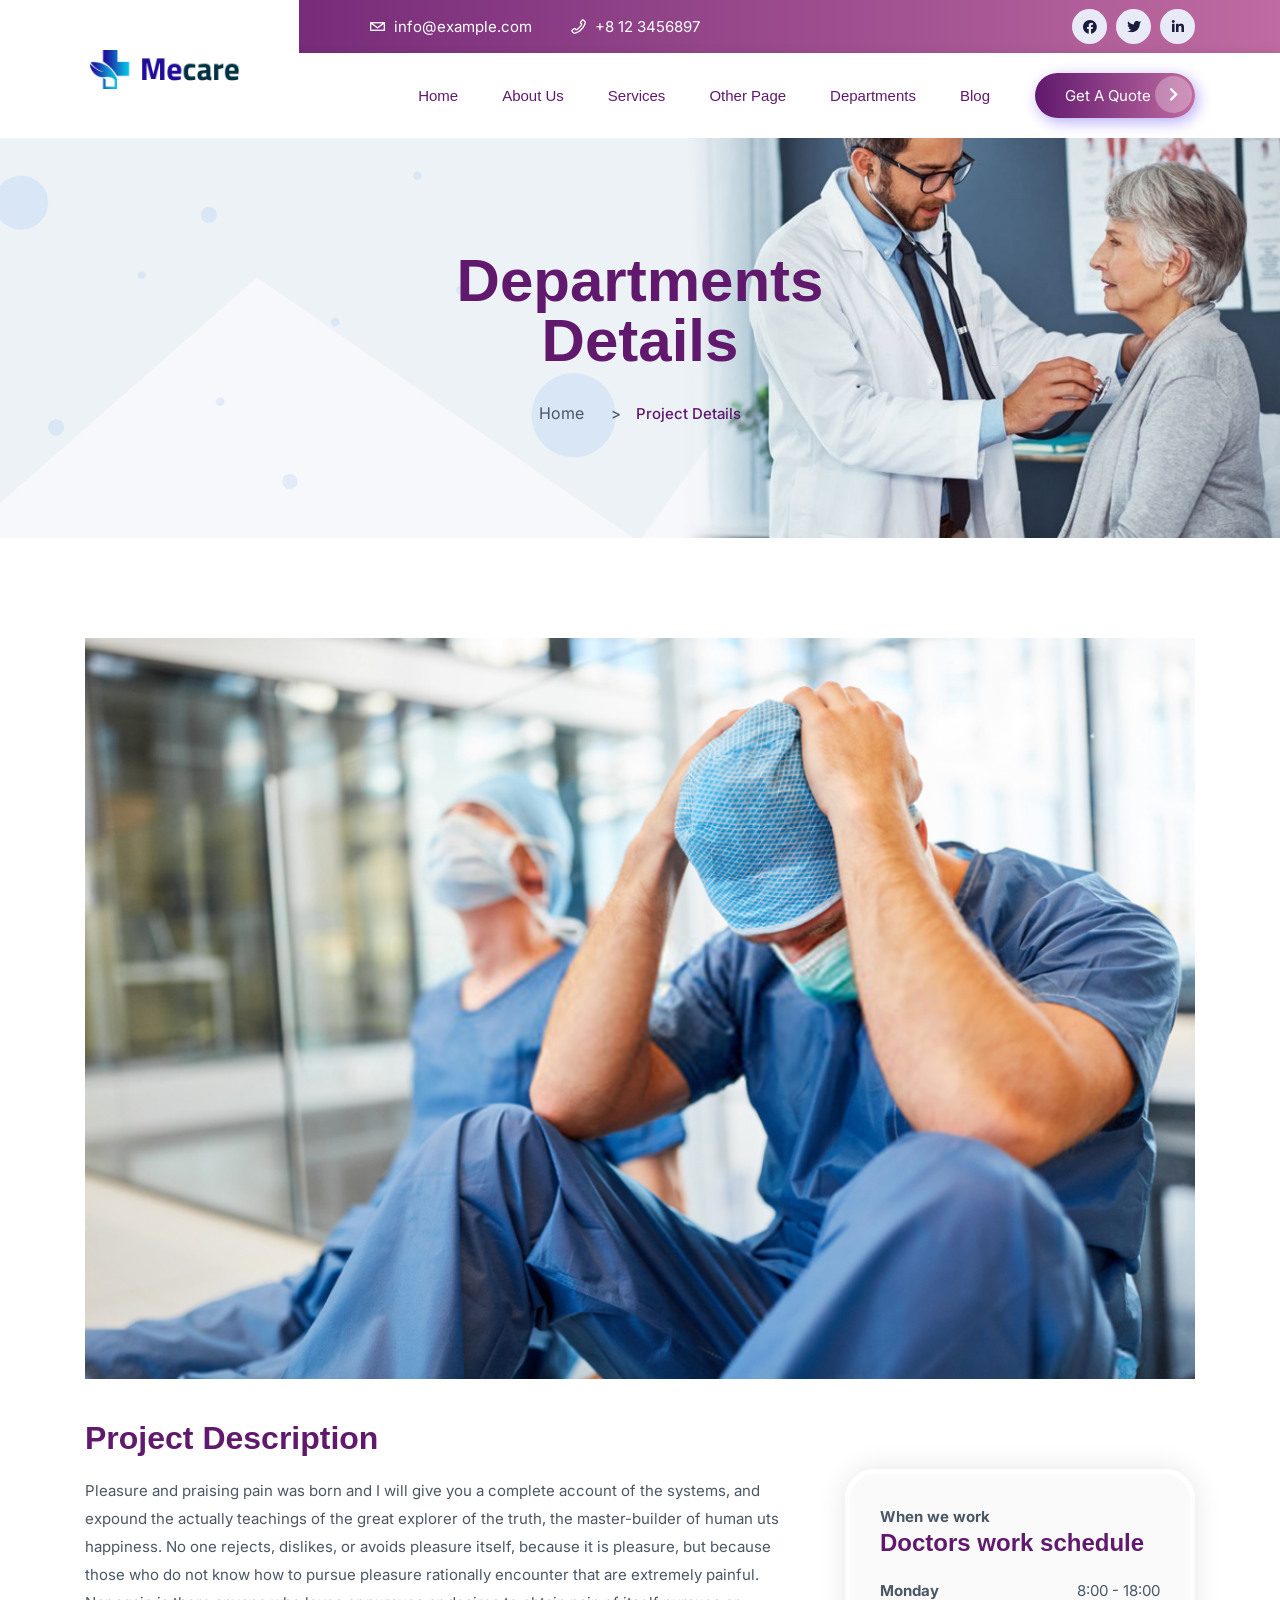
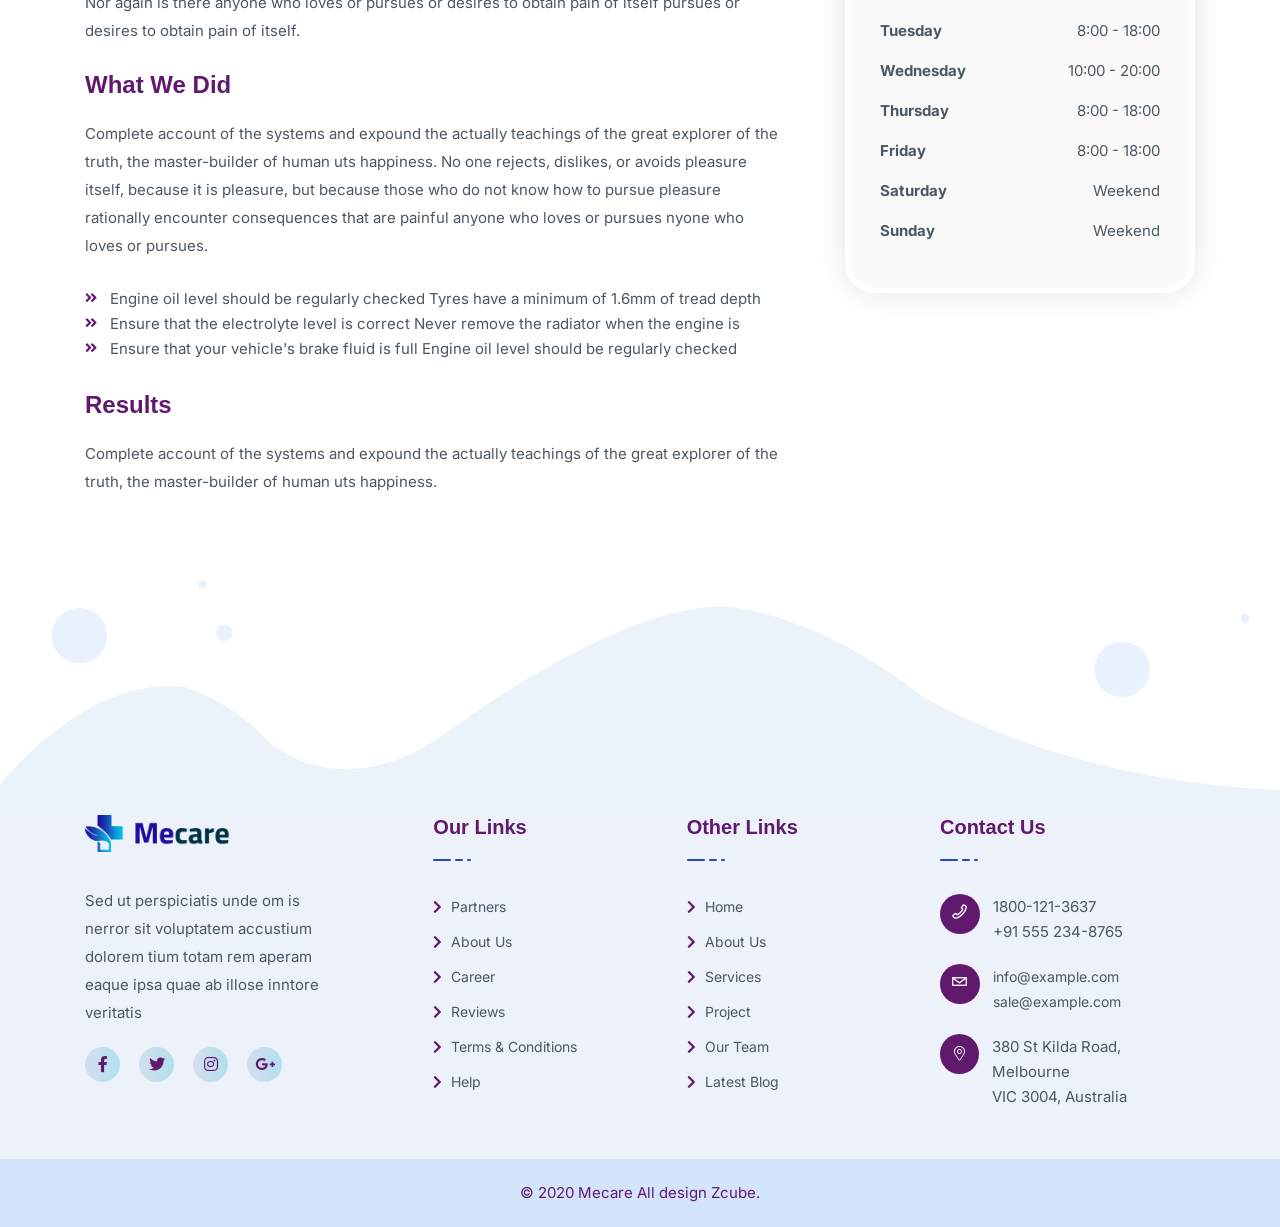
<file: departments-detail.html>
<!doctype html>
<html class="no-js" lang="zxx">
    <head>
        <meta charset="utf-8">
        <meta http-equiv="x-ua-compatible" content="ie=edge">
        <title> Mecare – Hospital and Health HTML Template </title>
        <meta name="description" content="">
        <meta name="viewport" content="width=device-width, initial-scale=1">
		<link rel="shortcut icon" type="image/x-icon" href="img/favicon.ico">
        <!-- Place favicon.ico in the root Internist, General Practitonery -->

		<!-- CSS here -->
        <link rel="stylesheet" href="css/bootstrap.min.css">
        <link rel="stylesheet" href="css/animate.min.css">
        <link rel="stylesheet" href="css/magnific-popup.css">
        <link rel="stylesheet" href="fontawesome/css/all.min.css">
        <link rel="stylesheet" href="css/dripicons.css">
        <link rel="stylesheet" href="css/slick.css">
        <link rel="stylesheet" href="css/default.css">
        <link rel="stylesheet" href="css/meanmenu.css">
        <link rel="stylesheet" href="css/style.css">
        <link rel="stylesheet" href="css/responsive.css">
    </head>
    <body>
        <!-- header -->
        <header class="header-area">  
			<div class="header-top second-header d-none d-md-block">
                <div class="container">
                    <div class="row align-items-center">
                        <div class="col-lg-3 col-md-3 d-none d-lg-block">
                        </div>                       
                        <div class="col-lg-4 col-md-8 d-none  d-md-block">
                            <div class="header-cta">
                                <ul>                                   
                                    <li>
                                        <i class="icon dripicons-mail"></i>
                                        <span>info@example.com</span>
                                    </li>
                                     <li>
                                        <i class="icon dripicons-phone"></i>
                                        <span>+8 12 3456897</span>
                                    </li>
                                </ul>
                            </div>
                        </div>
                         <div class="col-lg-5 col-md-3 d-none d-lg-block">
                             <div class="header-social text-right">
                            <span>
                                <a href="#" title="Facebook"><i class="fab fa-facebook"></i></a>
                                <a href="#" title="Twitter"><i class="fab fa-twitter"></i></a>
                                <a href="#" title="LinkedIn"><i class="fab fa-linkedin-in"></i></a>                               
                               </span>                    
                               <!--  /social media icon redux -->                               
                        </div>
                        </div>
                         
                    </div>
                </div>
            </div>		
            <div id="header-sticky" class="menu-area">
                <div class="container">
                    <div class="second-menu">
                        <div class="row align-items-center">
                            <div class="col-xl-2 col-lg-2">
                                <div class="logo">
                                    <a href="index.html"><img src="img/logo/logo.png" alt="logo"></a>
                                </div>
                            </div>
                            <div class="col-xl-8 col-lg-8">                               
                                <div class="main-menu text-right pr-15">
                                    <nav id="mobile-menu">
                                        <ul>
                                            <li class="has-sub">
												<a href="index.html">Home</a>
												<ul>													
													<li><a href="index.html">Home Page 01</a></li>
													<li><a href="index-2.html">Home Page 02</a></li>													
													<li><a href="index-3.html">Home Page 03</a></li>													
												</ul>
											</li>
                                            <li><a href="about.html">About Us</a></li>
                                            <li class="has-sub">
                                                <a href="services.html">Services</a>
                                                <ul>													
													<li><a href="services.html">Services</a></li>
													<li><a href="services-detail.html">Services Details</a></li>
												</ul>
                                            </li>                                                                                     
											<li class="has-sub"><a href="#">Other Page</a>
												<ul>													
													<li><a href="pricing.html">Pricing</a></li>
													<li><a href="team.html">Team</a></li>
                                                    <li><a href="shop.html">Shop</a></li>
													<li><a href="shop-details.html">Shop Details</a></li>
												</ul>
											</li>
                                            <li class="has-sub"> 
                                                <a href="departments.html">Departments</a>
                                                <ul>													
													<li><a href="departments.html">Departments</a></li>
													<li><a href="departments-detail.html">Departments Details</a></li>
												</ul>
                                            </li>
                                           
											<li class="has-sub"> 
                                                <a href="blog.html">Blog</a>
                                                <ul>													
													<li><a href="blog.html">Blog</a></li>
													<li><a href="blog-details.html">Blog Details</a></li>
												</ul>
                                            </li>               
                                        </ul>
                                    </nav>
                                </div>
                            </div>    
                             <div class="col-xl-2 col-lg-2 d-none d-lg-block">
                                 <a href="contact.html" class="top-btn">Get A Quote <i class="fas fa-chevron-right"></i></a>
                                 
                            </div>
                             <div class="col-12">
                            <div class="mobile-menu"></div>
                        </div>
                        </div>
                    </div>
                </div>
            </div>
        </header>
        <!-- header-end -->
        <!-- main-area -->
        <main>
            <!-- breadcrumb-area -->
            <section class="breadcrumb-area d-flex align-items-center" style="background-image:url(img/testimonial/test-bg.jpg)">
                <div class="container">
                    <div class="row">
                        <div class="col-xl-6 offset-xl-3 col-lg-8 offset-lg-2">
                            <div class="breadcrumb-wrap text-center">
                                <div class="breadcrumb-title mb-30">
                                    <h2>Departments Details</h2>                                    
                                </div>
                                <nav aria-label="breadcrumb">
                                    <ol class="breadcrumb">
                                        <li class="breadcrumb-item"><a href="index.html">Home</a></li>
                                        <li class="breadcrumb-item active" aria-current="page">Project Details</li>
                                    </ol>
                                </nav>
                            </div>
                        </div>
                    </div>
                </div>
            </section>
            <!-- breadcrumb-area-end -->
			<!-- Project Detail -->
    <section class="project-detail pt-100">
        <div class="container">
            <!-- Upper Box -->
            <div class="upper-box">
                <div class="single-item-carousel owl-carousel owl-theme">
                    <figure class="image"><img src="img/blog/inner_b3.jpg" alt=""></figure>                    
                </div>
            </div>

            <!-- Lower Content -->
            <div class="lower-content">
                <div class="row">
                    <div class="text-column col-lg-8 col-md-12 col-sm-12">
                        <div class="inner-column">
                            <h2>Project Description</h2>
                            <p>Pleasure and praising pain was born and I will give you a complete account of the systems, and expound the actually teachings of the great explorer of the truth, the master-builder of human uts happiness. No one rejects, dislikes, or avoids pleasure itself, because it is pleasure, but because those who do not know how to pursue pleasure rationally encounter that are extremely painful. Nor again is there anyone who loves or pursues or desires to obtain pain of itself pursues or desires to obtain pain of itself.</p>
                            <h3>What We Did</h3>
                            <p>Complete account of the systems and expound the actually teachings of the great explorer of the truth, the master-builder of human uts happiness. No one rejects, dislikes, or avoids pleasure itself, because it is pleasure, but because those who do not know how to pursue pleasure rationally encounter consequences that are painful anyone who loves or pursues nyone who loves or pursues.</p>
                            <ul class="list-style-one">
                                <li>Engine oil level should be regularly checked Tyres have a minimum of 1.6mm of tread depth</li>
                                <li>Ensure that the electrolyte level is correct Never remove the radiator when the engine is</li>
                                <li>Ensure that your vehicle's brake fluid is full Engine oil level should be regularly checked</li>
                            </ul>
                            <h3>Results</h3>
                            <p>Complete account of the systems and expound the actually teachings of the great explorer of the truth, the master-builder of human uts happiness.</p>
                        </div>
                    </div>

                    <div class="info-column col-lg-4 col-md-12 col-sm-12">
                        <div class="inner-column">
                            <strong>When we work</strong>
                            <h3>Doctors work schedule</h3>
                            
                            <ul class="schedule">
                                <li>
                                    <div class="days"> Monday </div>
                                    <div class="date"> 8:00 - 18:00 </div>
                                </li>
                                 <li>
                                    <div class="days"> Tuesday </div>
                                    <div class="date"> 8:00 - 18:00 </div>
                                </li>
                                 <li>
                                    <div class="days">  Wednesday  </div>
                                    <div class="date">  10:00 - 20:00  </div>
                                </li>
                                 <li>
                                    <div class="days">  Thursday  </div>
                                    <div class="date"> 8:00 - 18:00 </div>
                                </li>
                                 <li>
                                    <div class="days"> Friday </div>
                                    <div class="date"> 8:00 - 18:00 </div>
                                </li>
                                 <li>
                                    <div class="days">  Saturday  </div>
                                    <div class="date"> Weekend </div>
                                </li>
                                 <li>
                                    <div class="days"> Sunday </div>
                                    <div class="date"> Weekend </div>
                                </li>
                            </ul>
                        </div>
                    </div>
                </div>
            </div>

            
        </div>
    </section>
    <!--End Project Detail -->

				
		
        </main>
        <!-- main-area-end -->
         <!-- footer -->
        <footer class="footer-bg footer-p" >
            <div class="overly"><img src="img/an-bg/footer-bg.png" alt="rest"></div>
            <div class="footer-top pb-30" style="background-color: #ECF1FA;">
                <div class="container">
                    <div class="row justify-content-between">
                        
                        <div class="col-xl-3 col-lg-3 col-sm-6">
                            <div class="footer-widget mb-30">
                                <div class="flog mb-35">
                                    <a href="#"><img src="img/logo/logo.png" alt="logo"></a>
                                </div>
                                <div class="footer-text mb-20">
                                    <p>Sed ut perspiciatis unde om is nerror sit voluptatem accustium dolorem tium totam rem aperam eaque ipsa quae ab illose
                                    inntore veritatis</p>
                                </div>
                                <div class="footer-social">
                                    <a href="#"><i class="fab fa-facebook-f"></i></a>
                                    <a href="#"><i class="fab fa-twitter"></i></a>
                                    <a href="#"><i class="fab fa-instagram"></i></a>
                                    <a href="#"><i class="fab fa-google-plus-g"></i></a>
                                </div>
                            </div>
                        </div>
                        
                        
						<div class="col-xl-2 col-lg-2 col-sm-6">
                            <div class="footer-widget mb-30">
                                <div class="f-widget-title">
                                    <h5>Our Links</h5>
                                </div>
                                <div class="footer-link">
                                    <ul>                                        
                                        <li><a href="#"><i class="fas fa-chevron-right"></i> Partners</a></li>
										<li><a href="#"><i class="fas fa-chevron-right"></i> About Us</a></li>
                                        <li><a href="#"><i class="fas fa-chevron-right"></i> Career</a></li>
                                        <li><a href="#"><i class="fas fa-chevron-right"></i> Reviews</a></li>
                                        <li><a href="#"><i class="fas fa-chevron-right"></i> Terms & Conditions</a></li>
                                        <li><a href="#"><i class="fas fa-chevron-right"></i> Help</a></li>
                                    </ul>
                                </div>
                            </div>
                        </div>
                        <div class="col-xl-2 col-lg-2 col-sm-6">
                            <div class="footer-widget mb-30">
                                <div class="f-widget-title">
                                    <h5>Other Links</h5>
                                </div>
                                <div class="footer-link">
                                    <ul>
                                        <li><a href="#"><i class="fas fa-chevron-right"></i> Home</a></li>
                                        <li><a href="#"><i class="fas fa-chevron-right"></i> About Us</a></li>
                                        <li><a href="#"><i class="fas fa-chevron-right"></i> Services</a></li>
                                        <li><a href="#"><i class="fas fa-chevron-right"></i> Project</a></li>
                                        <li><a href="#"><i class="fas fa-chevron-right"></i> Our Team</a></li>
                                        <li><a href="#"><i class="fas fa-chevron-right"></i> Latest Blog</a></li>
                                    </ul>
                                </div>
                            </div>
                        </div>  
                        <div class="col-xl-3 col-lg-3 col-sm-6">
                            <div class="footer-widget mb-30">
                                <div class="f-widget-title">
                                    <h5>Contact Us</h5>
                                </div>
                                <div class="footer-link">
                                    <div class="f-contact">
                                    <ul>
                                    <li>
                                        <i class="icon dripicons-phone"></i>
                                        <span>1800-121-3637<br>+91 555 234-8765</span>
                                    </li>
                                    <li>
                                        <i class="icon dripicons-mail"></i>
                                         <span><a href="mailto:info@example.com">info@example.com</a><br><a href="mailto:sale@example.com">sale@example.com</a></span>
                                    </li>
                                    <li>
                                      <i class="fal fa-map-marker-alt"></i>
                                         <span>380 St Kilda Road, Melbourne<br>VIC 3004, Australia</span>
                                    </li>
                                </ul>
                                    
                                    </div>
                                   
                                    
                                </div>
                            </div>
                        </div>
                        
                    </div>
                </div>
            </div>
            <div class="copyright-wrap">
                <div class="container">
                    <div class="row">
                        <div class="col-12">
                            <div class="copyright-text text-center">
                                <p>&copy; 2020 Mecare  All design Zcube.</p>
                            </div>
                        </div>
                    </div>
                </div>
            </div>
        </footer>
        <!-- footer-end -->


		<!-- JS here -->
        	<!-- JS here -->
        <script src="js/vendor/modernizr-3.5.0.min.js"></script>
        <script src="js/vendor/jquery-1.12.4.min.js"></script>
        <script src="js/popper.min.js"></script>
        <script src="js/bootstrap.min.js"></script>
        <script src="js/one-page-nav-min.js"></script>
        <script src="js/jquery.meanmenu.min.js"></script>
        <script src="js/slick.min.js"></script>
        <script src="js/ajax-form.js"></script>
        <script src="js/paroller.js"></script>
        <script src="js/wow.min.js"></script>
        <script src="js/js_isotope.pkgd.min.js"></script>
        <script src="js/imagesloaded.min.js"></script>
        <script src="js/parallax.min.js"></script>
        <script src="js/jquery.waypoints.min.js"></script>
        <script src="js/jquery.counterup.min.js"></script>
        <script src="js/jquery.scrollUp.min.js"></script>
        <script src="js/parallax-scroll.js"></script>
        <script src="js/jquery.magnific-popup.min.js"></script>
        <script src="js/element-in-view.js"></script>
        <script src="js/main.js"></script>
    </body>
</html>
</file>
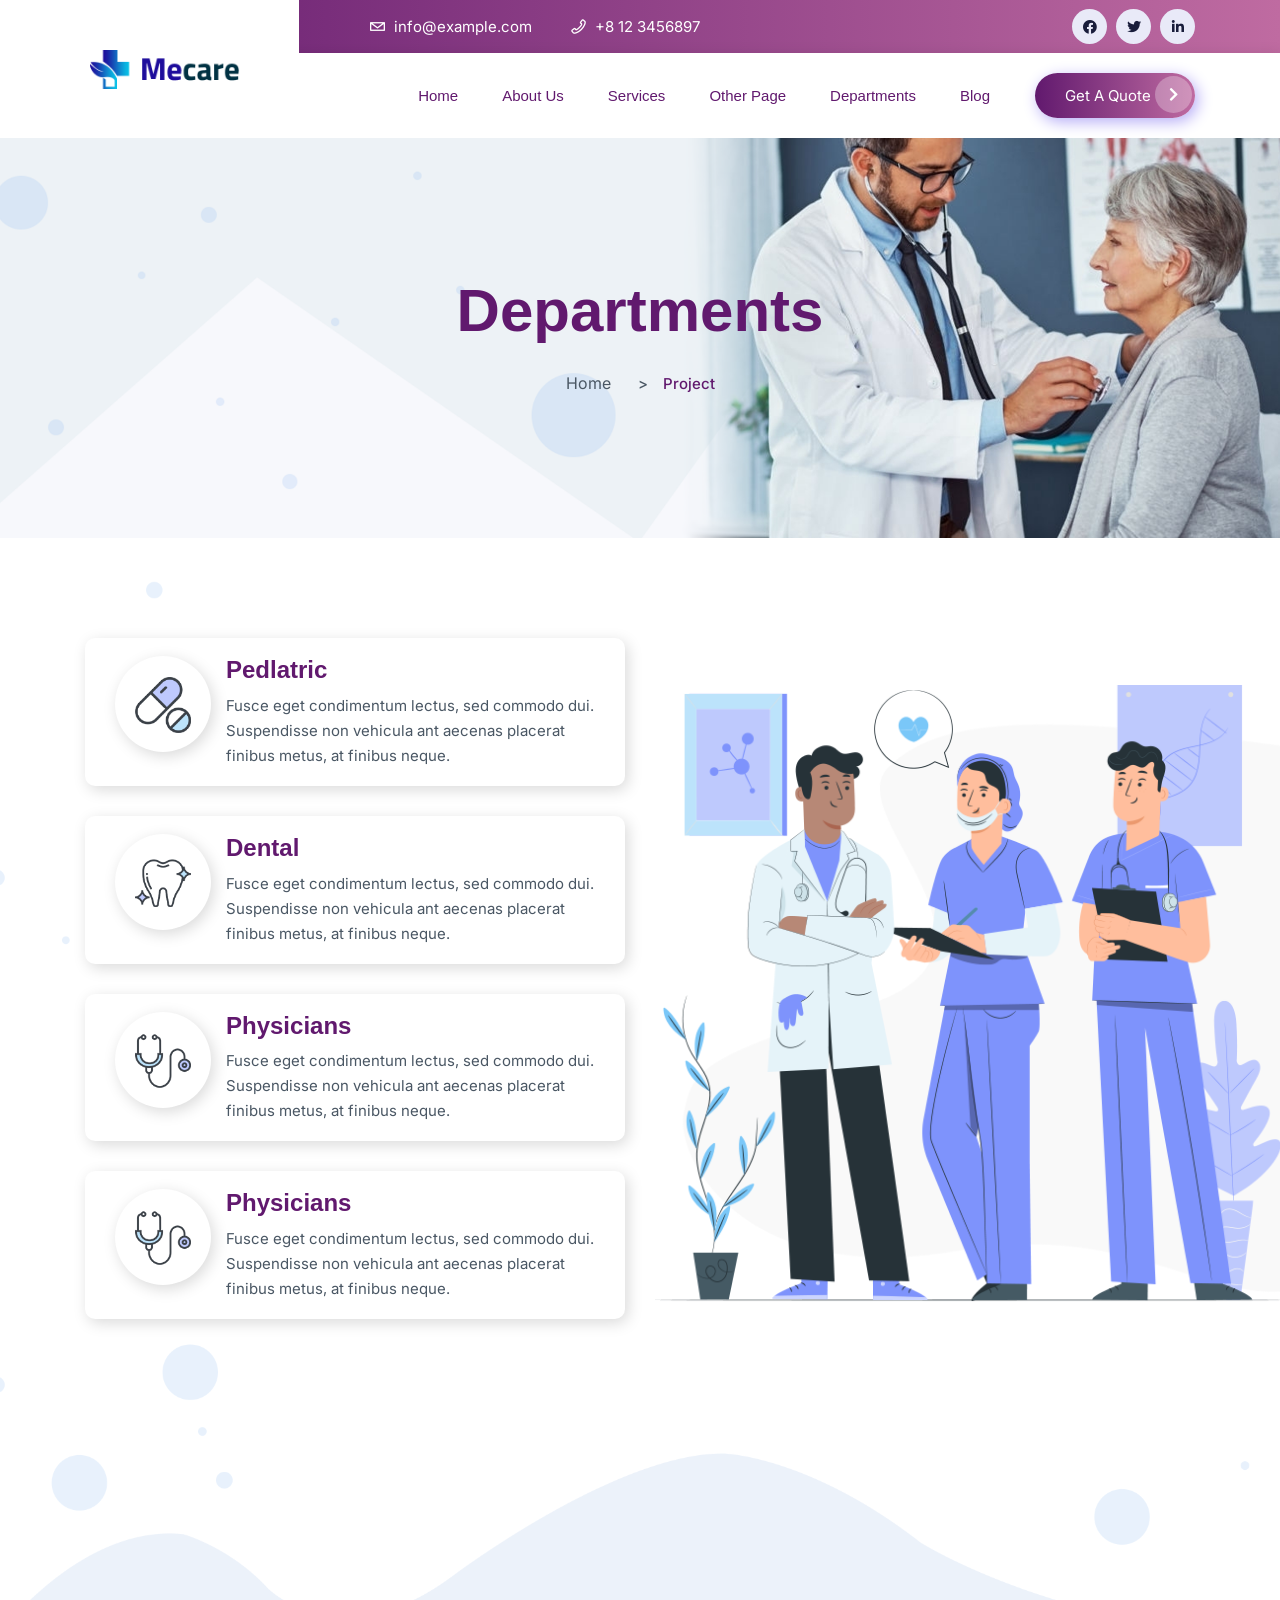
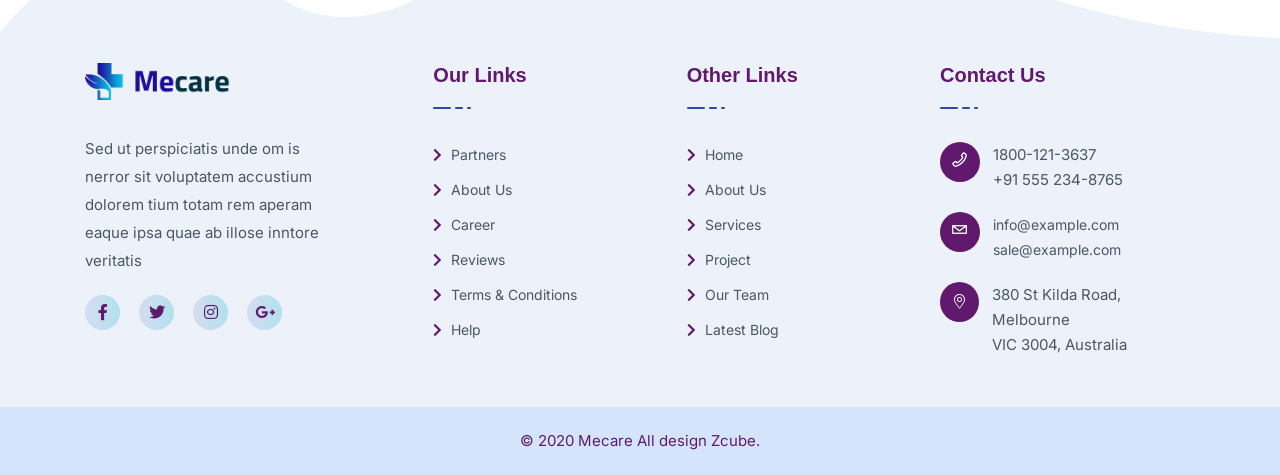
<file: departments.html>
<!doctype html>
<html class="no-js" lang="zxx">
    <head>
        <meta charset="utf-8">
        <meta http-equiv="x-ua-compatible" content="ie=edge">
        <title> Mecare – Hospital and Health HTML Template </title>
        <meta name="description" content="">
        <meta name="viewport" content="width=device-width, initial-scale=1">
		<link rel="shortcut icon" type="image/x-icon" href="img/favicon.ico">
        <!-- Place favicon.ico in the root Internist, General Practitonery -->

		<!-- CSS here -->
        <link rel="stylesheet" href="css/bootstrap.min.css">
        <link rel="stylesheet" href="css/animate.min.css">
        <link rel="stylesheet" href="css/magnific-popup.css">
        <link rel="stylesheet" href="fontawesome/css/all.min.css">
        <link rel="stylesheet" href="css/dripicons.css">
        <link rel="stylesheet" href="css/slick.css">
        <link rel="stylesheet" href="css/default.css">
        <link rel="stylesheet" href="css/meanmenu.css">
        <link rel="stylesheet" href="css/style.css">
        <link rel="stylesheet" href="css/responsive.css">
    </head>
    <body>
        <!-- header -->
        <header class="header-area">  
			<div class="header-top second-header d-none d-md-block">
                <div class="container">
                    <div class="row align-items-center">
                        <div class="col-lg-3 col-md-3 d-none d-lg-block">
                        </div>                       
                        <div class="col-lg-4 col-md-8 d-none  d-md-block">
                            <div class="header-cta">
                                <ul>                                   
                                    <li>
                                        <i class="icon dripicons-mail"></i>
                                        <span>info@example.com</span>
                                    </li>
                                     <li>
                                        <i class="icon dripicons-phone"></i>
                                        <span>+8 12 3456897</span>
                                    </li>
                                </ul>
                            </div>
                        </div>
                         <div class="col-lg-5 col-md-3 d-none d-lg-block">
                             <div class="header-social text-right">
                            <span>
                                <a href="#" title="Facebook"><i class="fab fa-facebook"></i></a>
                                <a href="#" title="Twitter"><i class="fab fa-twitter"></i></a>
                                <a href="#" title="LinkedIn"><i class="fab fa-linkedin-in"></i></a>                               
                               </span>                    
                               <!--  /social media icon redux -->                               
                        </div>
                        </div>
                         
                    </div>
                </div>
            </div>		
            <div id="header-sticky" class="menu-area">
                <div class="container">
                    <div class="second-menu">
                        <div class="row align-items-center">
                            <div class="col-xl-2 col-lg-2">
                                <div class="logo">
                                    <a href="index.html"><img src="img/logo/logo.png" alt="logo"></a>
                                </div>
                            </div>
                            <div class="col-xl-8 col-lg-8">                               
                                <div class="main-menu text-right pr-15">
                                    <nav id="mobile-menu">
                                        <ul>
                                            <li class="has-sub">
												<a href="index.html">Home</a>
												<ul>													
													<li><a href="index.html">Home Page 01</a></li>
													<li><a href="index-2.html">Home Page 02</a></li>													
													<li><a href="index-3.html">Home Page 03</a></li>													
												</ul>
											</li>
                                            <li><a href="about.html">About Us</a></li>
                                            <li class="has-sub">
                                                <a href="services.html">Services</a>
                                                <ul>													
													<li><a href="services.html">Services</a></li>
													<li><a href="services-detail.html">Services Details</a></li>
												</ul>
                                            </li>                                                                                     
											<li class="has-sub"><a href="#">Other Page</a>
												<ul>													
													<li><a href="pricing.html">Pricing</a></li>
													<li><a href="team.html">Team</a></li>
                                                    <li><a href="shop.html">Shop</a></li>
													<li><a href="shop-details.html">Shop Details</a></li>
												</ul>
											</li>
                                            <li class="has-sub"> 
                                                <a href="departments.html">Departments</a>
                                                <ul>													
													<li><a href="departments.html">Departments</a></li>
													<li><a href="departments-detail.html">Departments Details</a></li>
												</ul>
                                            </li>
                                           
											<li class="has-sub"> 
                                                <a href="blog.html">Blog</a>
                                                <ul>													
													<li><a href="blog.html">Blog</a></li>
													<li><a href="blog-details.html">Blog Details</a></li>
												</ul>
                                            </li>               
                                        </ul>
                                    </nav>
                                </div>
                            </div>    
                             <div class="col-xl-2 col-lg-2 d-none d-lg-block">
                                 <a href="contact.html" class="top-btn">Get A Quote <i class="fas fa-chevron-right"></i></a>
                                 
                            </div>
                             <div class="col-12">
                            <div class="mobile-menu"></div>
                        </div>
                        </div>
                    </div>
                </div>
            </div>
        </header>
        <!-- header-end -->
        <!-- main-area -->
        <main>
            <!-- breadcrumb-area -->
            <section class="breadcrumb-area d-flex align-items-center" style="background-image:url(img/testimonial/test-bg.jpg)">
                <div class="container">
                    <div class="row">
                        <div class="col-xl-6 offset-xl-3 col-lg-8 offset-lg-2">
                            <div class="breadcrumb-wrap text-center">
                                <div class="breadcrumb-title mb-30">
                                    <h2>Departments</h2>                                    
                                </div>
                                <nav aria-label="breadcrumb">
                                    <ol class="breadcrumb">
                                        <li class="breadcrumb-item"><a href="index.html">Home</a></li>
                                        <li class="breadcrumb-item active" aria-current="page">Project</li>
                                    </ol>
                                </nav>
                            </div>
                        </div>
                    </div>
                </div>
            </section>
            <!-- breadcrumb-area-end -->
			 <!-- department-area -->
            <section class="department-area cta-bg pb-70 pt-100 fix" style="background-image:url(img/an-bg/an-bg05.png); background-size: contain;">
                <div class="container">
                    <div class="row align-items-center">
                        <div class="col-lg-6">                            
                            <ul>
                                        <li>
                                            <div class="icon">
                                                <div><img src="img/icon/de-icon01.png" alt="de-icon"></div></div> 
                                            <a href="departments-detail.html" class="text">
                                                <h3>Pedlatric</h3>
                                                Fusce eget condimentum lectus, sed commodo dui. Suspendisse non vehicula ant aecenas placerat finibus metus, at finibus neque.
                                            </a>
                                        </li>
                                        <li>
                                            <div class="icon">
                                                <div><img src="img/icon/de-icon02.png" alt="de-icon"></div></div> 
                                             <a href="departments-detail.html" class="text">
                                                <h3>Dental</h3>
                                                Fusce eget condimentum lectus, sed commodo dui. Suspendisse non vehicula ant aecenas placerat finibus metus, at finibus neque.
                                            </a>
                                        </li>
                                        <li>
                                             <div class="icon">
                                                <div><img src="img/icon/de-icon03.png" alt="de-icon"></div></div> 
                                            <a href="departments-detail.html" class="text">
                                                <h3>Physicians</h3>
                                                Fusce eget condimentum lectus, sed commodo dui. Suspendisse non vehicula ant aecenas placerat finibus metus, at finibus neque.
                                            </a>
                                        </li>        
                                        <li>
                                             <div class="icon">
                                                <div><img src="img/icon/de-icon03.png" alt="de-icon"></div></div> 
                                            <a href="departments-detail.html" class="text">
                                                <h3>Physicians</h3>
                                                Fusce eget condimentum lectus, sed commodo dui. Suspendisse non vehicula ant aecenas placerat finibus metus, at finibus neque.
                                            </a>
                                        </li>                
                                </ul>
                                             
                        </div>
					    <div class="col-lg-6">
                            <div class="s-d-img p-relative">
                                <img src="img/bg/de-illustration.png" alt="img">
                                
                            </div>
                                             
                        </div>
                    </div>
                </div>
            </section>
            <!-- department-area-end -->			
            
        </main>
        <!-- main-area-end -->
         <!-- footer -->
        <footer class="footer-bg footer-p" >
            <div class="overly"><img src="img/an-bg/footer-bg.png" alt="rest"></div>
            <div class="footer-top pb-30" style="background-color: #ECF1FA;">
                <div class="container">
                    <div class="row justify-content-between">
                        
                        <div class="col-xl-3 col-lg-3 col-sm-6">
                            <div class="footer-widget mb-30">
                                <div class="flog mb-35">
                                    <a href="#"><img src="img/logo/logo.png" alt="logo"></a>
                                </div>
                                <div class="footer-text mb-20">
                                    <p>Sed ut perspiciatis unde om is nerror sit voluptatem accustium dolorem tium totam rem aperam eaque ipsa quae ab illose
                                    inntore veritatis</p>
                                </div>
                                <div class="footer-social">
                                    <a href="#"><i class="fab fa-facebook-f"></i></a>
                                    <a href="#"><i class="fab fa-twitter"></i></a>
                                    <a href="#"><i class="fab fa-instagram"></i></a>
                                    <a href="#"><i class="fab fa-google-plus-g"></i></a>
                                </div>
                            </div>
                        </div>
                        
                        
						<div class="col-xl-2 col-lg-2 col-sm-6">
                            <div class="footer-widget mb-30">
                                <div class="f-widget-title">
                                    <h5>Our Links</h5>
                                </div>
                                <div class="footer-link">
                                    <ul>                                        
                                        <li><a href="#"><i class="fas fa-chevron-right"></i> Partners</a></li>
										<li><a href="#"><i class="fas fa-chevron-right"></i> About Us</a></li>
                                        <li><a href="#"><i class="fas fa-chevron-right"></i> Career</a></li>
                                        <li><a href="#"><i class="fas fa-chevron-right"></i> Reviews</a></li>
                                        <li><a href="#"><i class="fas fa-chevron-right"></i> Terms & Conditions</a></li>
                                        <li><a href="#"><i class="fas fa-chevron-right"></i> Help</a></li>
                                    </ul>
                                </div>
                            </div>
                        </div>
                        <div class="col-xl-2 col-lg-2 col-sm-6">
                            <div class="footer-widget mb-30">
                                <div class="f-widget-title">
                                    <h5>Other Links</h5>
                                </div>
                                <div class="footer-link">
                                    <ul>
                                        <li><a href="#"><i class="fas fa-chevron-right"></i> Home</a></li>
                                        <li><a href="#"><i class="fas fa-chevron-right"></i> About Us</a></li>
                                        <li><a href="#"><i class="fas fa-chevron-right"></i> Services</a></li>
                                        <li><a href="#"><i class="fas fa-chevron-right"></i> Project</a></li>
                                        <li><a href="#"><i class="fas fa-chevron-right"></i> Our Team</a></li>
                                        <li><a href="#"><i class="fas fa-chevron-right"></i> Latest Blog</a></li>
                                    </ul>
                                </div>
                            </div>
                        </div>  
                        <div class="col-xl-3 col-lg-3 col-sm-6">
                            <div class="footer-widget mb-30">
                                <div class="f-widget-title">
                                    <h5>Contact Us</h5>
                                </div>
                                <div class="footer-link">
                                    <div class="f-contact">
                                    <ul>
                                    <li>
                                        <i class="icon dripicons-phone"></i>
                                        <span>1800-121-3637<br>+91 555 234-8765</span>
                                    </li>
                                    <li>
                                        <i class="icon dripicons-mail"></i>
                                         <span><a href="mailto:info@example.com">info@example.com</a><br><a href="mailto:sale@example.com">sale@example.com</a></span>
                                    </li>
                                    <li>
                                      <i class="fal fa-map-marker-alt"></i>
                                         <span>380 St Kilda Road, Melbourne<br>VIC 3004, Australia</span>
                                    </li>
                                </ul>
                                    
                                    </div>
                                   
                                    
                                </div>
                            </div>
                        </div>
                        
                    </div>
                </div>
            </div>
            <div class="copyright-wrap">
                <div class="container">
                    <div class="row">
                        <div class="col-12">
                            <div class="copyright-text text-center">
                                <p>&copy; 2020 Mecare  All design Zcube.</p>
                            </div>
                        </div>
                    </div>
                </div>
            </div>
        </footer>
        <!-- footer-end -->


		<!-- JS here -->
        	<!-- JS here -->
        <script src="js/vendor/modernizr-3.5.0.min.js"></script>
        <script src="js/vendor/jquery-1.12.4.min.js"></script>
        <script src="js/popper.min.js"></script>
        <script src="js/bootstrap.min.js"></script>
        <script src="js/one-page-nav-min.js"></script>
        <script src="js/jquery.meanmenu.min.js"></script>
        <script src="js/slick.min.js"></script>
        <script src="js/ajax-form.js"></script>
        <script src="js/paroller.js"></script>
        <script src="js/wow.min.js"></script>
        <script src="js/js_isotope.pkgd.min.js"></script>
        <script src="js/imagesloaded.min.js"></script>
        <script src="js/parallax.min.js"></script>
        <script src="js/jquery.waypoints.min.js"></script>
        <script src="js/jquery.counterup.min.js"></script>
        <script src="js/jquery.scrollUp.min.js"></script>
        <script src="js/parallax-scroll.js"></script>
        <script src="js/jquery.magnific-popup.min.js"></script>
        <script src="js/element-in-view.js"></script>
        <script src="js/main.js"></script>
    </body>
</html>
</file>
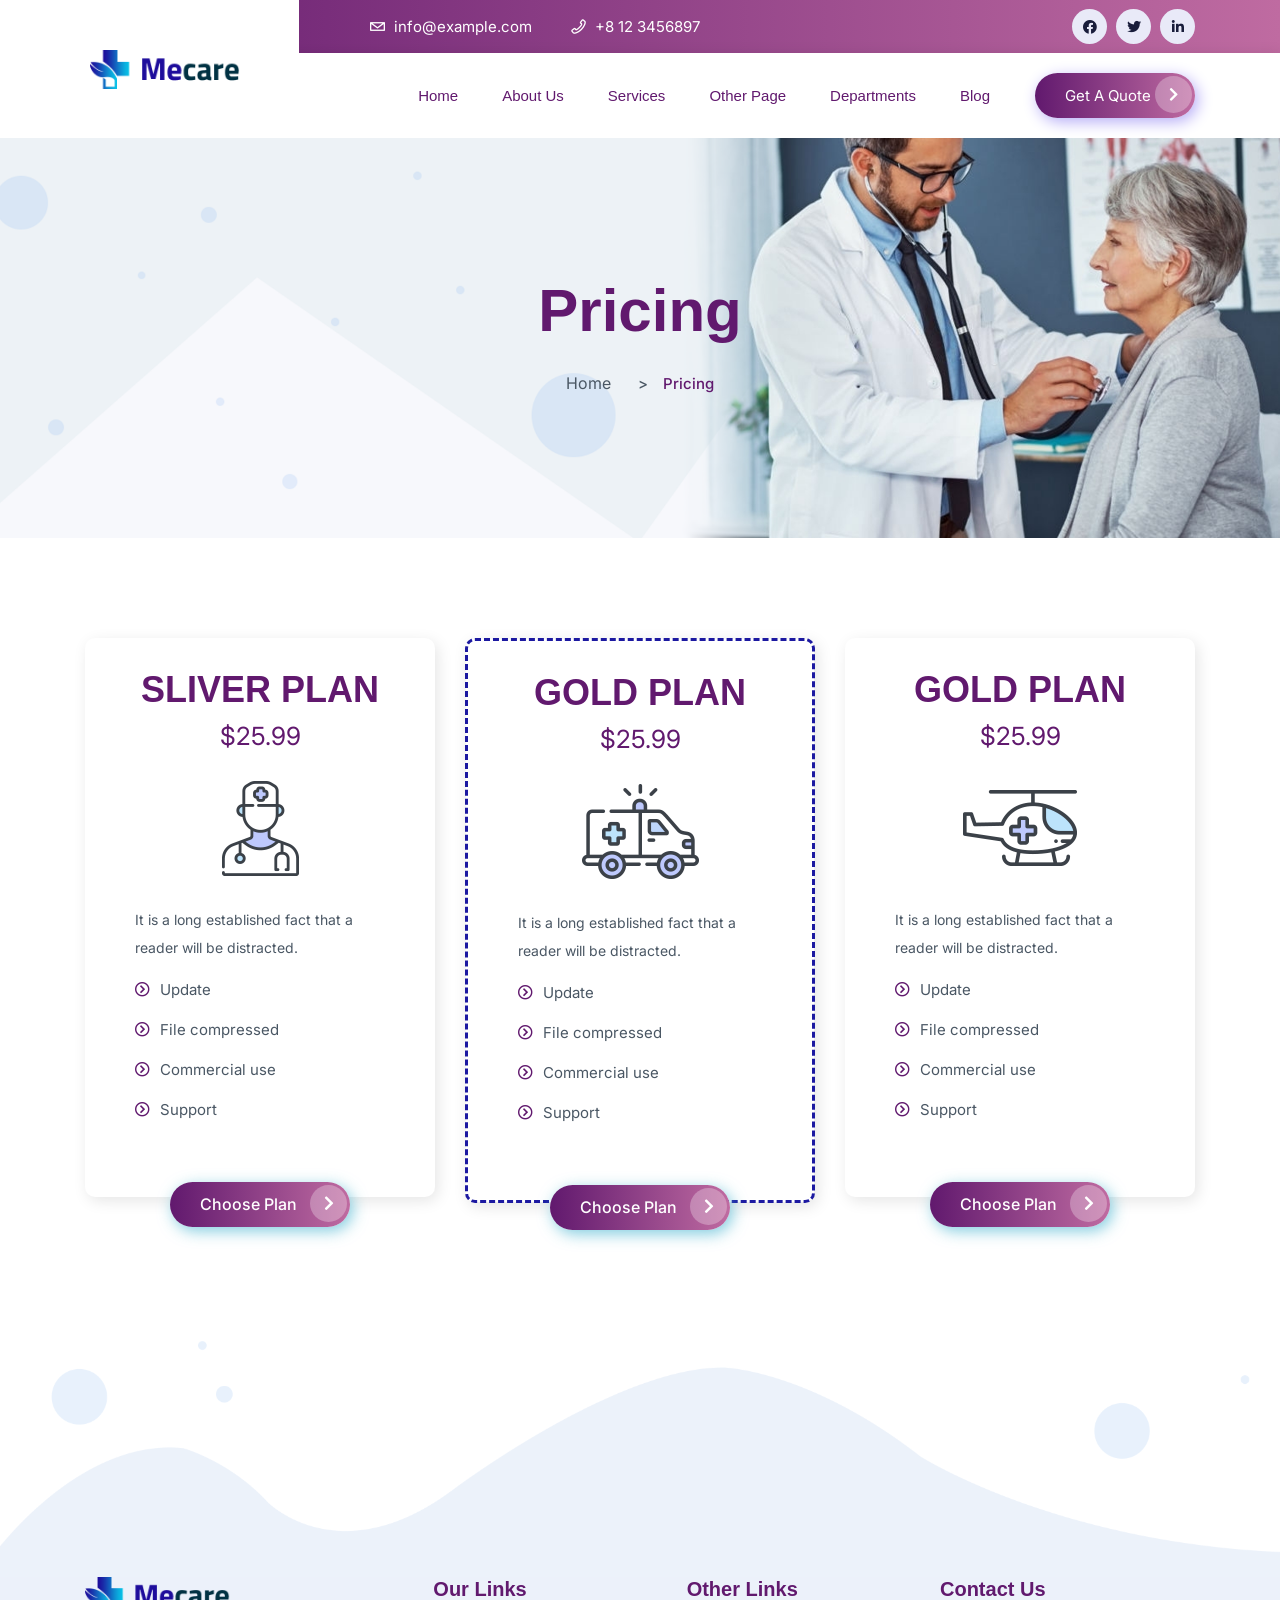
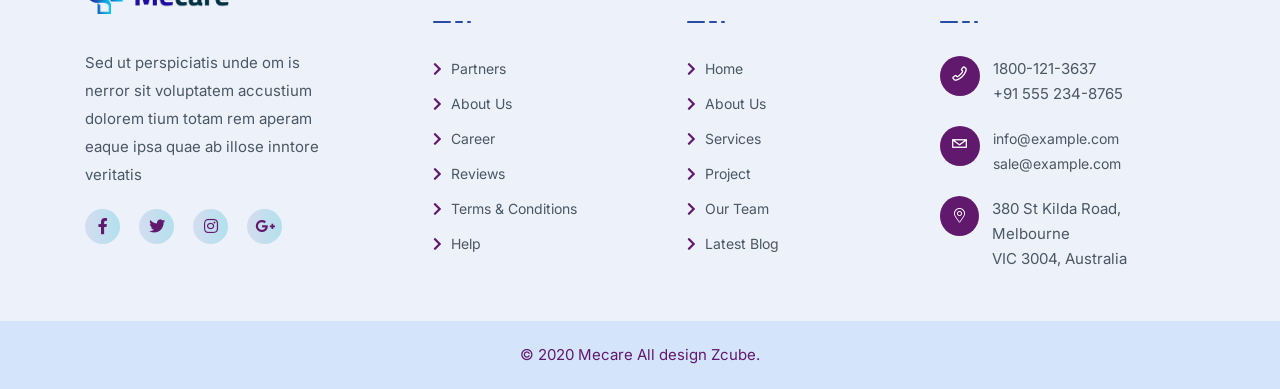
<file: pricing.html>
<!doctype html>
<html class="no-js" lang="zxx">
    <head>
        <meta charset="utf-8">
        <meta http-equiv="x-ua-compatible" content="ie=edge">
        <title> Mecare – Hospital and Health HTML Template </title>
        <meta name="description" content="">
        <meta name="viewport" content="width=device-width, initial-scale=1">
		<link rel="shortcut icon" type="image/x-icon" href="img/favicon.ico">
        <!-- Place favicon.ico in the root Internist, General Practitonery -->

		<!-- CSS here -->
        <link rel="stylesheet" href="css/bootstrap.min.css">
        <link rel="stylesheet" href="css/animate.min.css">
        <link rel="stylesheet" href="css/magnific-popup.css">
        <link rel="stylesheet" href="fontawesome/css/all.min.css">
        <link rel="stylesheet" href="css/dripicons.css">
        <link rel="stylesheet" href="css/slick.css">
        <link rel="stylesheet" href="css/default.css">
        <link rel="stylesheet" href="css/meanmenu.css">
        <link rel="stylesheet" href="css/style.css">
        <link rel="stylesheet" href="css/responsive.css">
    </head>
    <body>
        <!-- header -->
        <header class="header-area">  
			<div class="header-top second-header d-none d-md-block">
                <div class="container">
                    <div class="row align-items-center">
                        <div class="col-lg-3 col-md-3 d-none d-lg-block">
                        </div>                       
                        <div class="col-lg-4 col-md-8 d-none  d-md-block">
                            <div class="header-cta">
                                <ul>                                   
                                    <li>
                                        <i class="icon dripicons-mail"></i>
                                        <span>info@example.com</span>
                                    </li>
                                     <li>
                                        <i class="icon dripicons-phone"></i>
                                        <span>+8 12 3456897</span>
                                    </li>
                                </ul>
                            </div>
                        </div>
                         <div class="col-lg-5 col-md-3 d-none d-lg-block">
                             <div class="header-social text-right">
                            <span>
                                <a href="#" title="Facebook"><i class="fab fa-facebook"></i></a>
                                <a href="#" title="Twitter"><i class="fab fa-twitter"></i></a>
                                <a href="#" title="LinkedIn"><i class="fab fa-linkedin-in"></i></a>                               
                               </span>                    
                               <!--  /social media icon redux -->                               
                        </div>
                        </div>
                         
                    </div>
                </div>
            </div>		
            <div id="header-sticky" class="menu-area">
                <div class="container">
                    <div class="second-menu">
                        <div class="row align-items-center">
                            <div class="col-xl-2 col-lg-2">
                                <div class="logo">
                                    <a href="index.html"><img src="img/logo/logo.png" alt="logo"></a>
                                </div>
                            </div>
                            <div class="col-xl-8 col-lg-8">                               
                                <div class="main-menu text-right pr-15">
                                    <nav id="mobile-menu">
                                        <ul>
                                            <li class="has-sub">
												<a href="index.html">Home</a>
												<ul>													
													<li><a href="index.html">Home Page 01</a></li>
													<li><a href="index-2.html">Home Page 02</a></li>													
													<li><a href="index-3.html">Home Page 03</a></li>													
												</ul>
											</li>
                                            <li><a href="about.html">About Us</a></li>
                                            <li class="has-sub">
                                                <a href="services.html">Services</a>
                                                <ul>													
													<li><a href="services.html">Services</a></li>
													<li><a href="services-detail.html">Services Details</a></li>
												</ul>
                                            </li>                                                                                     
											<li class="has-sub"><a href="#">Other Page</a>
												<ul>													
													<li><a href="pricing.html">Pricing</a></li>
													<li><a href="team.html">Team</a></li>
                                                    <li><a href="shop.html">Shop</a></li>
													<li><a href="shop-details.html">Shop Details</a></li>
												</ul>
											</li>
                                            <li class="has-sub"> 
                                                <a href="departments.html">Departments</a>
                                                <ul>													
													<li><a href="departments.html">Departments</a></li>
													<li><a href="departments-detail.html">Departments Details</a></li>
												</ul>
                                            </li>
                                           
											<li class="has-sub"> 
                                                <a href="blog.html">Blog</a>
                                                <ul>													
													<li><a href="blog.html">Blog</a></li>
													<li><a href="blog-details.html">Blog Details</a></li>
												</ul>
                                            </li>               
                                        </ul>
                                    </nav>
                                </div>
                            </div>    
                             <div class="col-xl-2 col-lg-2 d-none d-lg-block">
                                 <a href="contact.html" class="top-btn">Get A Quote <i class="fas fa-chevron-right"></i></a>
                                 
                            </div>
                             <div class="col-12">
                            <div class="mobile-menu"></div>
                        </div>
                        </div>
                    </div>
                </div>
            </div>
        </header>
        <!-- header-end -->
        <!-- main-area -->
        <main>
            <!-- breadcrumb-area -->
            <section class="breadcrumb-area d-flex align-items-center" style="background-image:url(img/testimonial/test-bg.jpg)">
                <div class="container">
                    <div class="row">
                        <div class="col-xl-6 offset-xl-3 col-lg-8 offset-lg-2">
                            <div class="breadcrumb-wrap text-center">
                                <div class="breadcrumb-title mb-30">
                                    <h2>Pricing</h2>                                    
                                </div>
                                <nav aria-label="breadcrumb">
                                    <ol class="breadcrumb">
                                        <li class="breadcrumb-item"><a href="index.html">Home</a></li>
                                        <li class="breadcrumb-item active" aria-current="page">Pricing</li>
                                    </ol>
                                </nav>
                            </div>
                        </div>
                    </div>
                </div>
            </section>
            <!-- breadcrumb-area-end -->
			<!-- pricing-area -->
            <section id="pricing" class="pricing-area pt-100 pb-70">
                <div class="container">                   
                    <div class="row">
                        <div class="col-lg-4 col-md-12">
                            <div class="pricing-box text-center mb-60" >
                                <div class="pricing-head">                                  
                                    <h4>Sliver Plan</h4>
                                    <div class="price-count mb-30">
                                       <h2>$25.99</h2>
                                    </div>
                                    <img src="img/icon/pr-icon01.png" alt="pricon">
                                </div>
                                <div class="pricing-body mb-40 text-left">
                                    <p>It is a long established fact that a reader will be distracted.</p>
									<ul>
										<li>Update</li>
										<li>File compressed</li>
										<li>Commercial use</li>
										<li>Support</li>
									</ul>
                                </div>
                                <div class="pricing-btn">
                                    <a href="#" class="btn">Choose Plan <i class="fas fa-chevron-right"></i></a>
                                </div>
                            </div>
                        </div>
                        <div class="col-lg-4 col-md-12">
                            <div class="pricing-box active text-center mb-60" >
                                <div class="pricing-head">                                  
                                    <h4>Gold Plan</h4>
                                    <div class="price-count mb-30">
                                       <h2>$25.99</h2>
                                    </div>
                                    <img src="img/icon/pr-icon02.png" alt="pricon">
                                </div>
                                <div class="pricing-body mb-40 text-left">
                                    <p>It is a long established fact that a reader will be distracted.</p>
									<ul>
										<li>Update</li>
										<li>File compressed</li>
										<li>Commercial use</li>
										<li>Support</li>
									</ul>
                                </div>
                                <div class="pricing-btn">
                                    <a href="#" class="btn">Choose Plan <i class="fas fa-chevron-right"></i></a>
                                </div>
                            </div>
                        </div>
                        <div class="col-lg-4 col-md-12">
                            <div class="pricing-box text-center mb-60" >
                                 <div class="pricing-head">                                  
                                    <h4>Gold Plan</h4>
                                    <div class="price-count mb-30">
                                       <h2>$25.99</h2>
                                    </div>
                                    <img src="img/icon/pr-icon03.png" alt="pricon">
                                </div>
                                <div class="pricing-body mb-40 text-left">
                                    <p>It is a long established fact that a reader will be distracted.</p>
									<ul>
										<li>Update</li>
										<li>File compressed</li>
										<li>Commercial use</li>
										<li>Support</li>
									</ul>
                                </div>
                                <div class="pricing-btn">
                                    <a href="#" class="btn">Choose Plan <i class="fas fa-chevron-right"></i></a>
                                </div>
                            </div>
                        </div>
                    </div>
                </div>
            </section>
            <!-- pricing-area-end -->
			
			
        </main>
        <!-- main-area-end -->
         <!-- footer -->
        <footer class="footer-bg footer-p" >
            <div class="overly"><img src="img/an-bg/footer-bg.png" alt="rest"></div>
            <div class="footer-top pb-30" style="background-color: #ECF1FA;">
                <div class="container">
                    <div class="row justify-content-between">
                        
                        <div class="col-xl-3 col-lg-3 col-sm-6">
                            <div class="footer-widget mb-30">
                                <div class="flog mb-35">
                                    <a href="#"><img src="img/logo/logo.png" alt="logo"></a>
                                </div>
                                <div class="footer-text mb-20">
                                    <p>Sed ut perspiciatis unde om is nerror sit voluptatem accustium dolorem tium totam rem aperam eaque ipsa quae ab illose
                                    inntore veritatis</p>
                                </div>
                                <div class="footer-social">
                                    <a href="#"><i class="fab fa-facebook-f"></i></a>
                                    <a href="#"><i class="fab fa-twitter"></i></a>
                                    <a href="#"><i class="fab fa-instagram"></i></a>
                                    <a href="#"><i class="fab fa-google-plus-g"></i></a>
                                </div>
                            </div>
                        </div>
                        
                        
						<div class="col-xl-2 col-lg-2 col-sm-6">
                            <div class="footer-widget mb-30">
                                <div class="f-widget-title">
                                    <h5>Our Links</h5>
                                </div>
                                <div class="footer-link">
                                    <ul>                                        
                                        <li><a href="#"><i class="fas fa-chevron-right"></i> Partners</a></li>
										<li><a href="#"><i class="fas fa-chevron-right"></i> About Us</a></li>
                                        <li><a href="#"><i class="fas fa-chevron-right"></i> Career</a></li>
                                        <li><a href="#"><i class="fas fa-chevron-right"></i> Reviews</a></li>
                                        <li><a href="#"><i class="fas fa-chevron-right"></i> Terms & Conditions</a></li>
                                        <li><a href="#"><i class="fas fa-chevron-right"></i> Help</a></li>
                                    </ul>
                                </div>
                            </div>
                        </div>
                        <div class="col-xl-2 col-lg-2 col-sm-6">
                            <div class="footer-widget mb-30">
                                <div class="f-widget-title">
                                    <h5>Other Links</h5>
                                </div>
                                <div class="footer-link">
                                    <ul>
                                        <li><a href="#"><i class="fas fa-chevron-right"></i> Home</a></li>
                                        <li><a href="#"><i class="fas fa-chevron-right"></i> About Us</a></li>
                                        <li><a href="#"><i class="fas fa-chevron-right"></i> Services</a></li>
                                        <li><a href="#"><i class="fas fa-chevron-right"></i> Project</a></li>
                                        <li><a href="#"><i class="fas fa-chevron-right"></i> Our Team</a></li>
                                        <li><a href="#"><i class="fas fa-chevron-right"></i> Latest Blog</a></li>
                                    </ul>
                                </div>
                            </div>
                        </div>  
                        <div class="col-xl-3 col-lg-3 col-sm-6">
                            <div class="footer-widget mb-30">
                                <div class="f-widget-title">
                                    <h5>Contact Us</h5>
                                </div>
                                <div class="footer-link">
                                    <div class="f-contact">
                                    <ul>
                                    <li>
                                        <i class="icon dripicons-phone"></i>
                                        <span>1800-121-3637<br>+91 555 234-8765</span>
                                    </li>
                                    <li>
                                        <i class="icon dripicons-mail"></i>
                                         <span><a href="mailto:info@example.com">info@example.com</a><br><a href="mailto:sale@example.com">sale@example.com</a></span>
                                    </li>
                                    <li>
                                      <i class="fal fa-map-marker-alt"></i>
                                         <span>380 St Kilda Road, Melbourne<br>VIC 3004, Australia</span>
                                    </li>
                                </ul>
                                    
                                    </div>
                                   
                                    
                                </div>
                            </div>
                        </div>
                        
                    </div>
                </div>
            </div>
            <div class="copyright-wrap">
                <div class="container">
                    <div class="row">
                        <div class="col-12">
                            <div class="copyright-text text-center">
                                <p>&copy; 2020 Mecare  All design Zcube.</p>
                            </div>
                        </div>
                    </div>
                </div>
            </div>
        </footer>
        <!-- footer-end -->


		<!-- JS here -->
        	<!-- JS here -->
        <script src="js/vendor/modernizr-3.5.0.min.js"></script>
        <script src="js/vendor/jquery-1.12.4.min.js"></script>
        <script src="js/popper.min.js"></script>
        <script src="js/bootstrap.min.js"></script>
        <script src="js/one-page-nav-min.js"></script>
        <script src="js/jquery.meanmenu.min.js"></script>
        <script src="js/slick.min.js"></script>
        <script src="js/ajax-form.js"></script>
        <script src="js/paroller.js"></script>
        <script src="js/wow.min.js"></script>
        <script src="js/js_isotope.pkgd.min.js"></script>
        <script src="js/imagesloaded.min.js"></script>
        <script src="js/parallax.min.js"></script>
        <script src="js/jquery.waypoints.min.js"></script>
        <script src="js/jquery.counterup.min.js"></script>
        <script src="js/jquery.scrollUp.min.js"></script>
        <script src="js/parallax-scroll.js"></script>
        <script src="js/jquery.magnific-popup.min.js"></script>
        <script src="js/element-in-view.js"></script>
        <script src="js/main.js"></script>
    </body>
</html>
</file>
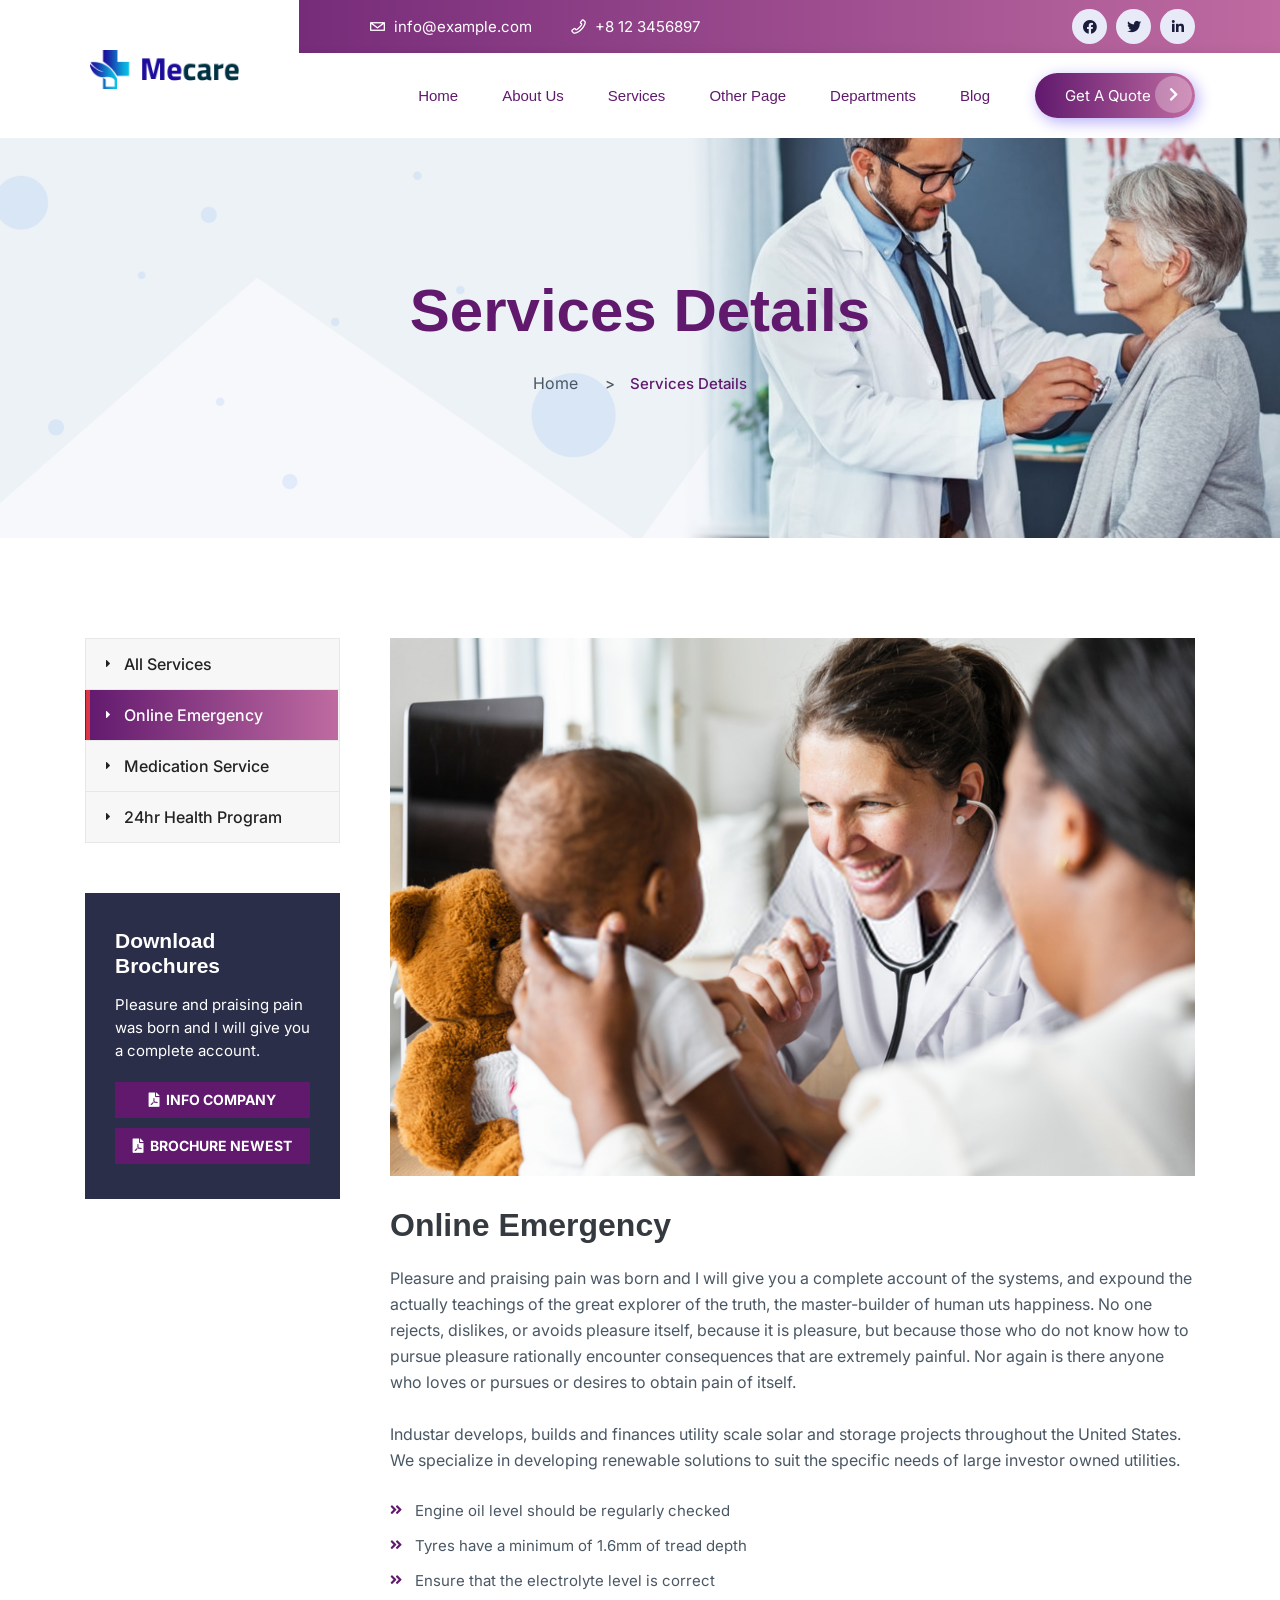
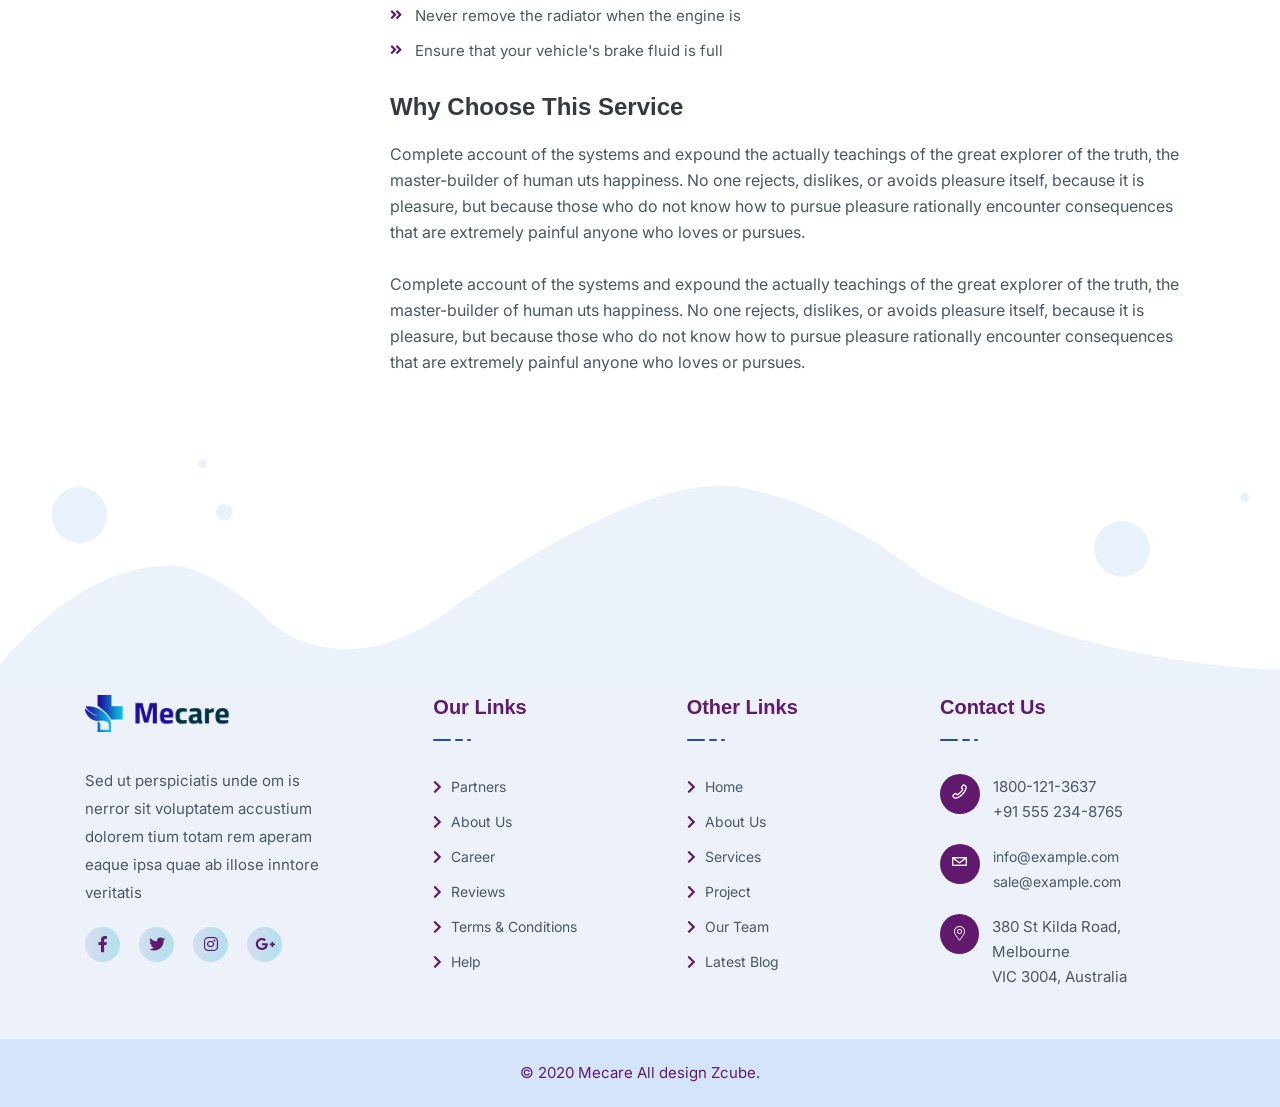
<file: services-detail.html>
<!doctype html>
<html class="no-js" lang="zxx">
    <head>
        <meta charset="utf-8">
        <meta http-equiv="x-ua-compatible" content="ie=edge">
        <title> Mecare – Hospital and Health HTML Template </title>
        <meta name="description" content="">
        <meta name="viewport" content="width=device-width, initial-scale=1">
		<link rel="shortcut icon" type="image/x-icon" href="img/favicon.ico">
        <!-- Place favicon.ico in the root Internist, General Practitonery -->

		<!-- CSS here -->
        <link rel="stylesheet" href="css/bootstrap.min.css">
        <link rel="stylesheet" href="css/animate.min.css">
        <link rel="stylesheet" href="css/magnific-popup.css">
        <link rel="stylesheet" href="fontawesome/css/all.min.css">
        <link rel="stylesheet" href="css/dripicons.css">
        <link rel="stylesheet" href="css/slick.css">
        <link rel="stylesheet" href="css/default.css">
        <link rel="stylesheet" href="css/meanmenu.css">
        <link rel="stylesheet" href="css/style.css">
        <link rel="stylesheet" href="css/responsive.css">
    </head>
    <body>
        <!-- header -->
        <header class="header-area">  
			<div class="header-top second-header d-none d-md-block">
                <div class="container">
                    <div class="row align-items-center">
                        <div class="col-lg-3 col-md-3 d-none d-lg-block">
                        </div>                       
                        <div class="col-lg-4 col-md-8 d-none  d-md-block">
                            <div class="header-cta">
                                <ul>                                   
                                    <li>
                                        <i class="icon dripicons-mail"></i>
                                        <span>info@example.com</span>
                                    </li>
                                     <li>
                                        <i class="icon dripicons-phone"></i>
                                        <span>+8 12 3456897</span>
                                    </li>
                                </ul>
                            </div>
                        </div>
                         <div class="col-lg-5 col-md-3 d-none d-lg-block">
                             <div class="header-social text-right">
                            <span>
                                <a href="#" title="Facebook"><i class="fab fa-facebook"></i></a>
                                <a href="#" title="Twitter"><i class="fab fa-twitter"></i></a>
                                <a href="#" title="LinkedIn"><i class="fab fa-linkedin-in"></i></a>                               
                               </span>                    
                               <!--  /social media icon redux -->                               
                        </div>
                        </div>
                         
                    </div>
                </div>
            </div>		
            <div id="header-sticky" class="menu-area">
                <div class="container">
                    <div class="second-menu">
                        <div class="row align-items-center">
                            <div class="col-xl-2 col-lg-2">
                                <div class="logo">
                                    <a href="index.html"><img src="img/logo/logo.png" alt="logo"></a>
                                </div>
                            </div>
                            <div class="col-xl-8 col-lg-8">                               
                                <div class="main-menu text-right pr-15">
                                    <nav id="mobile-menu">
                                        <ul>
                                            <li class="has-sub">
												<a href="index.html">Home</a>
												<ul>													
													<li><a href="index.html">Home Page 01</a></li>
													<li><a href="index-2.html">Home Page 02</a></li>													
													<li><a href="index-3.html">Home Page 03</a></li>													
												</ul>
											</li>
                                            <li><a href="about.html">About Us</a></li>
                                            <li class="has-sub">
                                                <a href="services.html">Services</a>
                                                <ul>													
													<li><a href="services.html">Services</a></li>
													<li><a href="services-detail.html">Services Details</a></li>
												</ul>
                                            </li>                                                                                     
											<li class="has-sub"><a href="#">Other Page</a>
												<ul>													
													<li><a href="pricing.html">Pricing</a></li>
													<li><a href="team.html">Team</a></li>
                                                    <li><a href="shop.html">Shop</a></li>
													<li><a href="shop-details.html">Shop Details</a></li>
												</ul>
											</li>
                                            <li class="has-sub"> 
                                                <a href="departments.html">Departments</a>
                                                <ul>													
													<li><a href="departments.html">Departments</a></li>
													<li><a href="departments-detail.html">Departments Details</a></li>
												</ul>
                                            </li>
                                           
											<li class="has-sub"> 
                                                <a href="blog.html">Blog</a>
                                                <ul>													
													<li><a href="blog.html">Blog</a></li>
													<li><a href="blog-details.html">Blog Details</a></li>
												</ul>
                                            </li>               
                                        </ul>
                                    </nav>
                                </div>
                            </div>    
                             <div class="col-xl-2 col-lg-2 d-none d-lg-block">
                                 <a href="contact.html" class="top-btn">Get A Quote <i class="fas fa-chevron-right"></i></a>
                                 
                            </div>
                             <div class="col-12">
                            <div class="mobile-menu"></div>
                        </div>
                        </div>
                    </div>
                </div>
            </div>
        </header>
        <!-- header-end -->
        <!-- main-area -->
        <main>
            <!-- breadcrumb-area -->
            <section class="breadcrumb-area d-flex align-items-center" style="background-image:url(img/testimonial/test-bg.jpg)">
                <div class="container">
                    <div class="row">
                        <div class="col-xl-6 offset-xl-3 col-lg-8 offset-lg-2">
                            <div class="breadcrumb-wrap text-center">
                                <div class="breadcrumb-title mb-30">
                                    <h2>Services Details</h2>                                    
                                </div>
                                <nav aria-label="breadcrumb">
                                    <ol class="breadcrumb">
                                        <li class="breadcrumb-item"><a href="index.html">Home</a></li>
                                        <li class="breadcrumb-item active" aria-current="page">Services Details</li>
                                    </ol>
                                </nav>
                            </div>
                        </div>
                    </div>
                </div>
            </section>
            <!-- breadcrumb-area-end -->
			<!-- choose-area -->
            <section class="choose-area pt-100 pb-50 p-relative">             
                <div class="chosse-img wow fadeInRight animated" data-animation="fadeInRight animated" data-delay=".2s"></div>
                <div class="container">
                    <div class="row">
                        <!-- rightside -->
               <div class="content-side col-xl-9 col-lg-8 col-md-12 col-sm-12 order-2">
                  <div class="service-detail">
                        <div class="images-box row">                          
                            <div class="column col-lg-12 col-md-12 col-sm-8 wow fadeInLeft">
                                <figure class="image wow fadeIn"><a href="img/resource/service-img-1.html" class="lightbox-image" data-fancybox="services"><img src="img/blog/inner_b1.jpg" alt=""></a></figure>
                            </div>

                            
                        </div>

                        <div class="content-box">
                            <h2>Online Emergency</h2>
                            <p>Pleasure and praising pain was born and I will give you a complete account of the systems, and expound the actually teachings of the great explorer of the truth, the master-builder of human uts happiness. No one rejects, dislikes, or avoids pleasure itself, because it is pleasure, but because those who do not know how to pursue pleasure rationally encounter consequences that are extremely painful. Nor again is there anyone who loves or pursues or desires to obtain pain of itself.</p>
    
                            <!-- Two Column -->
                            <div class="two-column">
                                <div class="row">
                                    
                                    <div class="text-column col-xl-12 col-lg-12 col-md-12">
                                        <p>Industar develops, builds and finances utility scale solar and storage projects throughout the United States. We specialize in developing renewable solutions to suit the specific needs of large investor owned utilities.</p>

                                        <ul class="list-style-one">
                                            <li>Engine oil level should be regularly checked</li>
                                            <li>Tyres have a minimum of 1.6mm of tread depth</li>
                                            <li>Ensure that the electrolyte level is correct</li>
                                            <li>Never remove the radiator when the engine is</li>
                                            <li>Ensure that your vehicle's brake fluid is full</li>
                                        </ul>
                                    </div>
                                    
                                </div>
                            </div>

                            <h3>Why Choose This Service</h3>

                            <p>Complete account of the systems and expound the actually teachings of the great explorer of the truth, the master-builder of human uts happiness. No one rejects, dislikes, or avoids pleasure itself, because it is pleasure, but because those who do not know how to pursue pleasure rationally encounter consequences that are extremely painful anyone who loves or pursues.</p>

                            <p>Complete account of the systems and expound the actually teachings of the great explorer of the truth, the master-builder of human uts happiness. No one rejects, dislikes, or avoids pleasure itself, because it is pleasure, but because those who do not know how to pursue pleasure rationally encounter consequences that are extremely painful anyone who loves or pursues.</p>

                            
                        </div>
                    </div>
                   
               </div>
               <!-- rightside -->
                        
               <!-- leftside -->
                <div class="sidebar-side col-xl-3 col-lg-4 col-md-12 col-sm-12">
                    <aside class="sidebar services-sidebar">
                        
                        <!-- Category Widget -->
                        <div class="sidebar-widget categories">
                            <div class="widget-content">
                                <!-- Services Category -->
                                <ul class="services-categories">
                                    <li><a href="services.html">All Services</a></li>
                                    <li class="active"><a href="service-detail.html">Online Emergency</a></li>
                                    <li><a href="services-detail.html">Medication Service</a></li>
                                    <li><a href="service-detail.html">24hr Health Program</a></li>       
                                </ul>
                            </div>
                        </div>
                        
                        <!--Brochures Box-->
                        <div class="brochures-box">
                            <div class="inner">
                                <h4>Download Brochures</h4>
                                <div class="text">Pleasure and praising pain was born and I will give you a complete account.</div>
                                <a class="theme-btn btn-style-one" href="#"><span class="btn-title"><i class="fa fa-file-pdf"></i> Info Company</span></a>
                                <a class="theme-btn btn-style-one" href="#"><span class="btn-title"><i class="fa fa-file-pdf"></i> Brochure Newest</span></a>
                            </div>
                        </div>
                    </aside>
                </div>
               <!-- /leftside -->
               
            </div>
					
                </div>
            </section>
            <!-- choose-area-end -->
				
		
        </main>
        <!-- main-area-end -->
         <!-- footer -->
        <footer class="footer-bg footer-p" >
            <div class="overly"><img src="img/an-bg/footer-bg.png" alt="rest"></div>
            <div class="footer-top pb-30" style="background-color: #ECF1FA;">
                <div class="container">
                    <div class="row justify-content-between">
                        
                        <div class="col-xl-3 col-lg-3 col-sm-6">
                            <div class="footer-widget mb-30">
                                <div class="flog mb-35">
                                    <a href="#"><img src="img/logo/logo.png" alt="logo"></a>
                                </div>
                                <div class="footer-text mb-20">
                                    <p>Sed ut perspiciatis unde om is nerror sit voluptatem accustium dolorem tium totam rem aperam eaque ipsa quae ab illose
                                    inntore veritatis</p>
                                </div>
                                <div class="footer-social">
                                    <a href="#"><i class="fab fa-facebook-f"></i></a>
                                    <a href="#"><i class="fab fa-twitter"></i></a>
                                    <a href="#"><i class="fab fa-instagram"></i></a>
                                    <a href="#"><i class="fab fa-google-plus-g"></i></a>
                                </div>
                            </div>
                        </div>
                        
                        
						<div class="col-xl-2 col-lg-2 col-sm-6">
                            <div class="footer-widget mb-30">
                                <div class="f-widget-title">
                                    <h5>Our Links</h5>
                                </div>
                                <div class="footer-link">
                                    <ul>                                        
                                        <li><a href="#"><i class="fas fa-chevron-right"></i> Partners</a></li>
										<li><a href="#"><i class="fas fa-chevron-right"></i> About Us</a></li>
                                        <li><a href="#"><i class="fas fa-chevron-right"></i> Career</a></li>
                                        <li><a href="#"><i class="fas fa-chevron-right"></i> Reviews</a></li>
                                        <li><a href="#"><i class="fas fa-chevron-right"></i> Terms & Conditions</a></li>
                                        <li><a href="#"><i class="fas fa-chevron-right"></i> Help</a></li>
                                    </ul>
                                </div>
                            </div>
                        </div>
                        <div class="col-xl-2 col-lg-2 col-sm-6">
                            <div class="footer-widget mb-30">
                                <div class="f-widget-title">
                                    <h5>Other Links</h5>
                                </div>
                                <div class="footer-link">
                                    <ul>
                                        <li><a href="#"><i class="fas fa-chevron-right"></i> Home</a></li>
                                        <li><a href="#"><i class="fas fa-chevron-right"></i> About Us</a></li>
                                        <li><a href="#"><i class="fas fa-chevron-right"></i> Services</a></li>
                                        <li><a href="#"><i class="fas fa-chevron-right"></i> Project</a></li>
                                        <li><a href="#"><i class="fas fa-chevron-right"></i> Our Team</a></li>
                                        <li><a href="#"><i class="fas fa-chevron-right"></i> Latest Blog</a></li>
                                    </ul>
                                </div>
                            </div>
                        </div>  
                        <div class="col-xl-3 col-lg-3 col-sm-6">
                            <div class="footer-widget mb-30">
                                <div class="f-widget-title">
                                    <h5>Contact Us</h5>
                                </div>
                                <div class="footer-link">
                                    <div class="f-contact">
                                    <ul>
                                    <li>
                                        <i class="icon dripicons-phone"></i>
                                        <span>1800-121-3637<br>+91 555 234-8765</span>
                                    </li>
                                    <li>
                                        <i class="icon dripicons-mail"></i>
                                         <span><a href="mailto:info@example.com">info@example.com</a><br><a href="mailto:sale@example.com">sale@example.com</a></span>
                                    </li>
                                    <li>
                                      <i class="fal fa-map-marker-alt"></i>
                                         <span>380 St Kilda Road, Melbourne<br>VIC 3004, Australia</span>
                                    </li>
                                </ul>
                                    
                                    </div>
                                   
                                    
                                </div>
                            </div>
                        </div>
                        
                    </div>
                </div>
            </div>
            <div class="copyright-wrap">
                <div class="container">
                    <div class="row">
                        <div class="col-12">
                            <div class="copyright-text text-center">
                                <p>&copy; 2020 Mecare  All design Zcube.</p>
                            </div>
                        </div>
                    </div>
                </div>
            </div>
        </footer>
        <!-- footer-end -->


		<!-- JS here -->
        	<!-- JS here -->
        <script src="js/vendor/modernizr-3.5.0.min.js"></script>
        <script src="js/vendor/jquery-1.12.4.min.js"></script>
        <script src="js/popper.min.js"></script>
        <script src="js/bootstrap.min.js"></script>
        <script src="js/one-page-nav-min.js"></script>
        <script src="js/jquery.meanmenu.min.js"></script>
        <script src="js/slick.min.js"></script>
        <script src="js/ajax-form.js"></script>
        <script src="js/paroller.js"></script>
        <script src="js/wow.min.js"></script>
        <script src="js/js_isotope.pkgd.min.js"></script>
        <script src="js/imagesloaded.min.js"></script>
        <script src="js/parallax.min.js"></script>
        <script src="js/jquery.waypoints.min.js"></script>
        <script src="js/jquery.counterup.min.js"></script>
        <script src="js/jquery.scrollUp.min.js"></script>
        <script src="js/parallax-scroll.js"></script>
        <script src="js/jquery.magnific-popup.min.js"></script>
        <script src="js/element-in-view.js"></script>
        <script src="js/main.js"></script>
    </body>
</html>
</file>
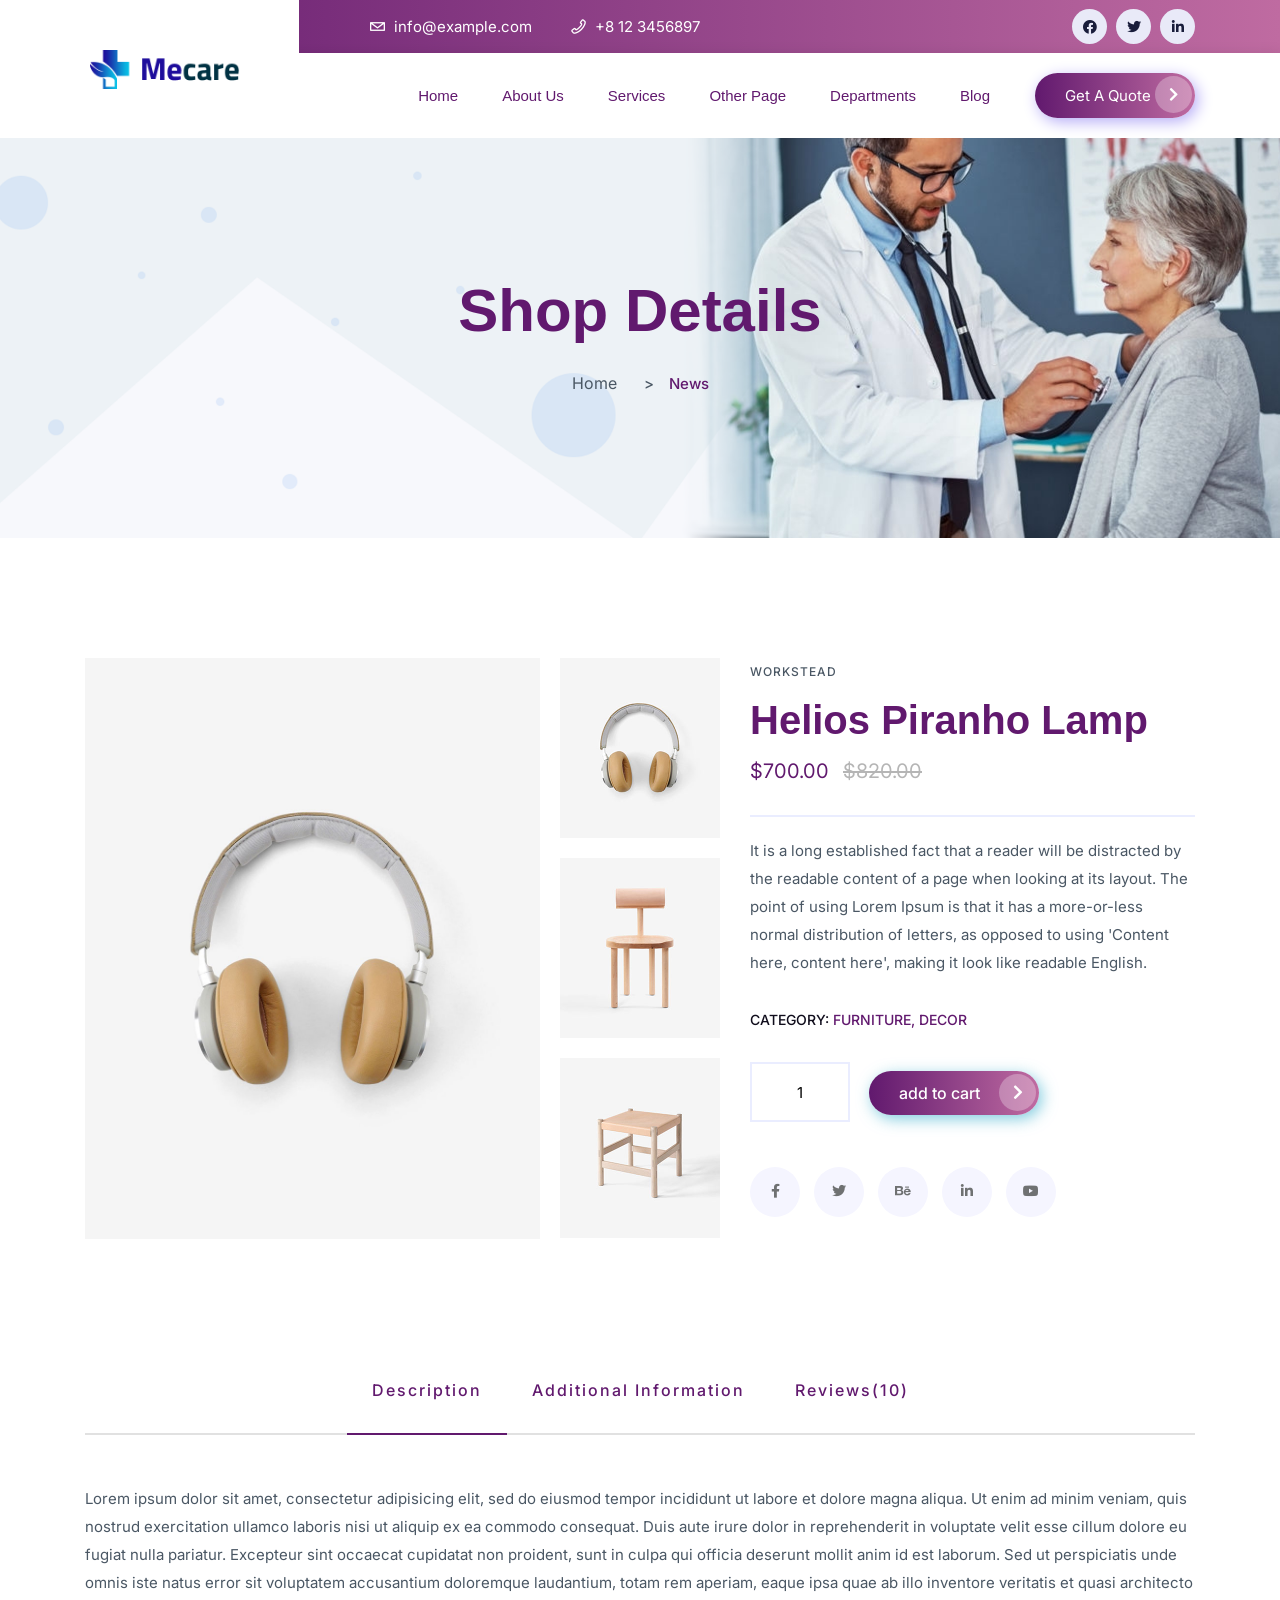
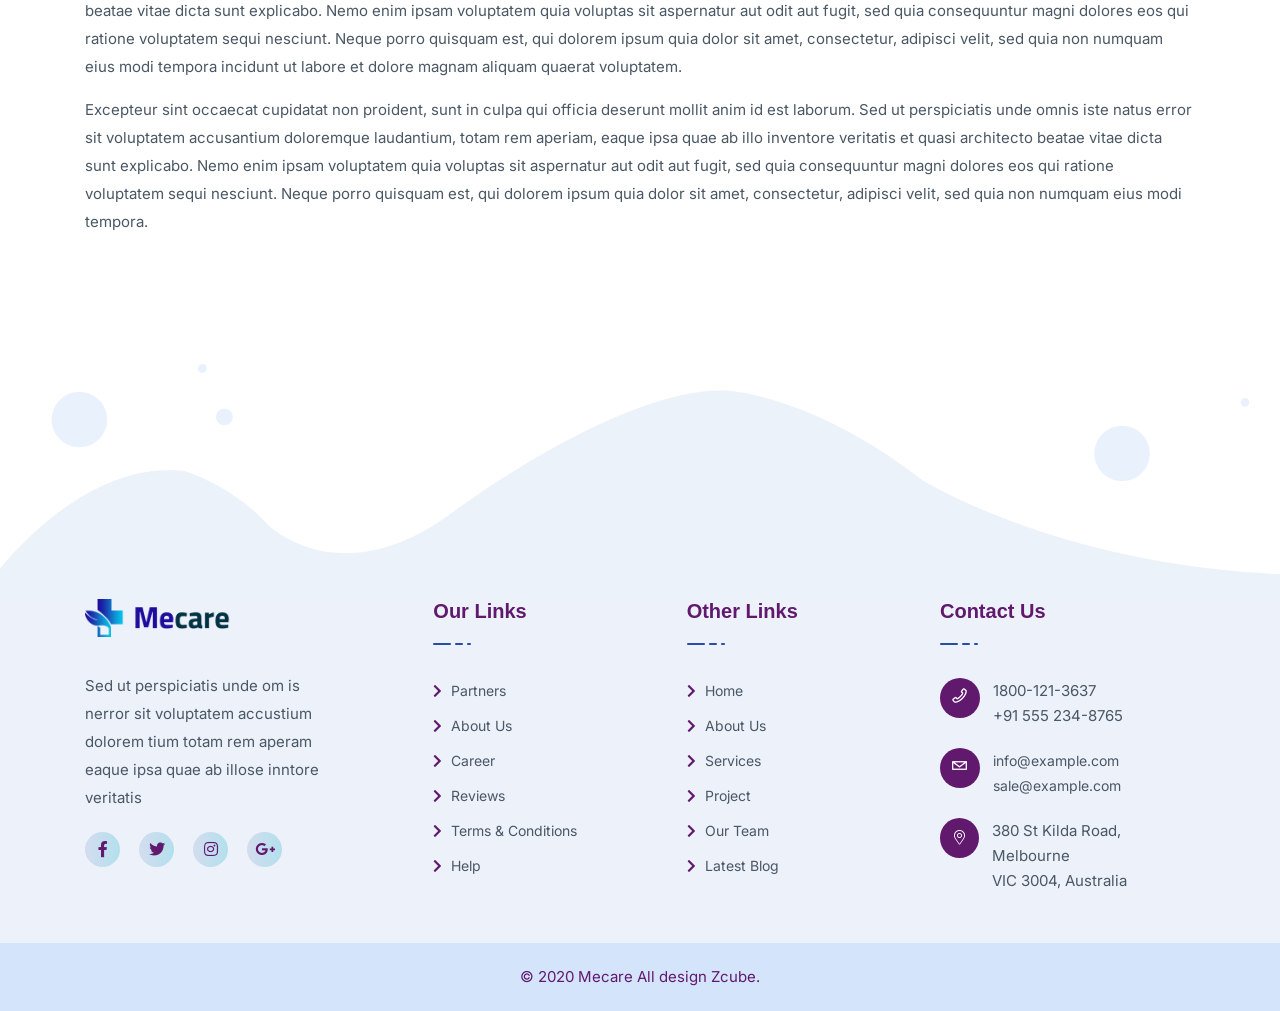
<file: shop-details.html>
<!doctype html>
<html class="no-js" lang="zxx">
    <head>
        <meta charset="utf-8">
        <meta http-equiv="x-ua-compatible" content="ie=edge">
        <title> Mecare – Hospital and Health HTML Template </title>
        <meta name="description" content="">
        <meta name="viewport" content="width=device-width, initial-scale=1">
		<link rel="shortcut icon" type="image/x-icon" href="img/favicon.ico">
        <!-- Place favicon.ico in the root Internist, General Practitonery -->

		<!-- CSS here -->
        <link rel="stylesheet" href="css/bootstrap.min.css">
        <link rel="stylesheet" href="css/animate.min.css">
        <link rel="stylesheet" href="css/magnific-popup.css">
        <link rel="stylesheet" href="fontawesome/css/all.min.css">
        <link rel="stylesheet" href="css/dripicons.css">
        <link rel="stylesheet" href="css/slick.css">
        <link rel="stylesheet" href="css/default.css">
        <link rel="stylesheet" href="css/meanmenu.css">
        <link rel="stylesheet" href="css/style.css">
        <link rel="stylesheet" href="css/responsive.css">
    </head>
    <body>
        <!-- header -->
        <header class="header-area">  
			<div class="header-top second-header d-none d-md-block">
                <div class="container">
                    <div class="row align-items-center">
                        <div class="col-lg-3 col-md-3 d-none d-lg-block">
                        </div>                       
                        <div class="col-lg-4 col-md-8 d-none  d-md-block">
                            <div class="header-cta">
                                <ul>                                   
                                    <li>
                                        <i class="icon dripicons-mail"></i>
                                        <span>info@example.com</span>
                                    </li>
                                     <li>
                                        <i class="icon dripicons-phone"></i>
                                        <span>+8 12 3456897</span>
                                    </li>
                                </ul>
                            </div>
                        </div>
                         <div class="col-lg-5 col-md-3 d-none d-lg-block">
                             <div class="header-social text-right">
                            <span>
                                <a href="#" title="Facebook"><i class="fab fa-facebook"></i></a>
                                <a href="#" title="Twitter"><i class="fab fa-twitter"></i></a>
                                <a href="#" title="LinkedIn"><i class="fab fa-linkedin-in"></i></a>                               
                               </span>                    
                               <!--  /social media icon redux -->                               
                        </div>
                        </div>
                         
                    </div>
                </div>
            </div>		
            <div id="header-sticky" class="menu-area">
                <div class="container">
                    <div class="second-menu">
                        <div class="row align-items-center">
                            <div class="col-xl-2 col-lg-2">
                                <div class="logo">
                                    <a href="index.html"><img src="img/logo/logo.png" alt="logo"></a>
                                </div>
                            </div>
                            <div class="col-xl-8 col-lg-8">                               
                                <div class="main-menu text-right pr-15">
                                    <nav id="mobile-menu">
                                        <ul>
                                            <li class="has-sub">
												<a href="index.html">Home</a>
												<ul>													
													<li><a href="index.html">Home Page 01</a></li>
													<li><a href="index-2.html">Home Page 02</a></li>													
													<li><a href="index-3.html">Home Page 03</a></li>													
												</ul>
											</li>
                                            <li><a href="about.html">About Us</a></li>
                                            <li class="has-sub">
                                                <a href="services.html">Services</a>
                                                <ul>													
													<li><a href="services.html">Services</a></li>
													<li><a href="services-detail.html">Services Details</a></li>
												</ul>
                                            </li>                                                                                     
											<li class="has-sub"><a href="#">Other Page</a>
												<ul>													
													<li><a href="pricing.html">Pricing</a></li>
													<li><a href="team.html">Team</a></li>
                                                    <li><a href="shop.html">Shop</a></li>
													<li><a href="shop-details.html">Shop Details</a></li>
												</ul>
											</li>
                                            <li class="has-sub"> 
                                                <a href="departments.html">Departments</a>
                                                <ul>													
													<li><a href="departments.html">Departments</a></li>
													<li><a href="departments-detail.html">Departments Details</a></li>
												</ul>
                                            </li>
                                           
											<li class="has-sub"> 
                                                <a href="blog.html">Blog</a>
                                                <ul>													
													<li><a href="blog.html">Blog</a></li>
													<li><a href="blog-details.html">Blog Details</a></li>
												</ul>
                                            </li>               
                                        </ul>
                                    </nav>
                                </div>
                            </div>    
                             <div class="col-xl-2 col-lg-2 d-none d-lg-block">
                                 <a href="contact.html" class="top-btn">Get A Quote <i class="fas fa-chevron-right"></i></a>
                                 
                            </div>
                             <div class="col-12">
                            <div class="mobile-menu"></div>
                        </div>
                        </div>
                    </div>
                </div>
            </div>
        </header>
        <!-- header-end -->
        <!-- main-area -->
        <main>
            <!-- breadcrumb-area -->
            <section class="breadcrumb-area d-flex align-items-center" style="background-image:url(img/testimonial/test-bg.jpg)">
						
                <div class="container">
                    <div class="row">
                        <div class="col-xl-6 offset-xl-3 col-lg-8 offset-lg-2">
                            <div class="breadcrumb-wrap text-center">							
                                <div class="breadcrumb-title mb-30">
                                    <h2>Shop Details</h2>                                   
                                </div>
                                <nav aria-label="breadcrumb">
                                    <ol class="breadcrumb">
                                        <li class="breadcrumb-item"><a href="index.html">Home</a></li>
                                        <li class="breadcrumb-item active" aria-current="page">News</li>
                                    </ol>
                                </nav>
                            </div>
                        </div>
                    </div>
                </div>
            </section>
            
			<!-- shop-banner-area start -->
        <section class="shop-banner-area pt-120 pb-90 wow fadeInUp animated" data-animation="fadeInUp animated" data-delay=".2s">
            <div class="container">
                <div class="row">
                    <div class="col-xl-7">
                        <div class="shop-thumb-tab mb-30">
                            <ul class="nav" id="myTab2" role="tablist">
                                <li class="nav-item">
                                    <a class="nav-link active" id="home-tab" data-toggle="tab" href="#home" role="tab"
                                        aria-selected="true"><img src="img/shop/details/thumb1.jpg" alt=""> </a>
                                </li>
                                <li class="nav-item">
                                    <a class="nav-link" id="profile-tab" data-toggle="tab" href="#profile" role="tab"
                                        aria-selected="false"><img src="img/shop/details/thumb2.jpg" alt=""></a>
                                </li>
                                <li class="nav-item">
                                    <a class="nav-link" id="profile-tab2" data-toggle="tab" href="#profile1" role="tab"
                                        aria-selected="false"><img src="img/shop/details/thumb3.jpg" alt=""></a>
                                </li>
                            </ul>
                        </div>
                        <div class="product-details-img mb-30">
                            <div class="tab-content" id="myTabContent2">
                                <div class="tab-pane fade show active" id="home" role="tabpanel">
                                    <div class="product-large-img">
                                        <img src="img/shop/details/large1.jpg" alt="">
                                    </div>
                                </div>
                                <div class="tab-pane fade" id="profile" role="tabpanel">
                                    <div class="product-large-img">
                                        <img src="img/shop/details/large2.jpg" alt="">
                                    </div>
                                </div>
                                <div class="tab-pane fade" id="profile1" role="tabpanel">
                                    <div class="product-large-img">
                                        <img src="img/shop/details/large3.jpg" alt="">
                                    </div>
                                </div>
                            </div>
                        </div>
                    </div>
                    <div class="col-xl-5">
                        <div class="product-details mb-30">
                            <div class="product-details-title">
                                <p>Workstead</p>
                                <h1>Helios Piranho Lamp</h1>
                                <div class="price details-price pb-30 mb-20">
                                    <span>$700.00</span>
                                    <span class="old-price">$820.00</span>
                                </div>
                            </div>
                            <p>It is a long established fact that a reader will be distracted by the readable content of a page
                                when looking at its
                                layout. The point of using Lorem Ipsum is that it has a more-or-less normal distribution of
                                letters, as opposed to
                                using 'Content here, content here', making it look like readable English.</p>
                            <div class="product-cat mt-30 mb-30">
                                <span>Category: </span>
                                <a href="#">furniture,</a>
                                <a href="#">decor</a>
                            </div>                            
                            <div class="product-details-action">
                                <form action="#">
                                    <div class="plus-minus">
                                        <div class="cart-plus-minus"><input type="text" value="1" /></div>
                                    </div>
                                    <button class="btn btn-black" type="submit">add to cart <i class="fas fa-chevron-right"></i></button>                                   
                                </form>
                            </div>
							<div class="product-social mt-45">
                                <a href="#"><i class="fab fa-facebook-f"></i></a>
                                <a href="#"><i class="fab fa-twitter"></i></a>
                                <a href="#"><i class="fab fa-behance"></i></a>
                                <a href="#"><i class="fab fa-linkedin-in"></i></a>
                                <a href="#"><i class="fab fa-youtube"></i></a>
                            </div>
                        </div>
                    </div>
                </div>
            </div>
        </section>
        <!-- shop-banner-area end -->
        <!-- product-desc-area start -->
        <section class="product-desc-area pb-80">
            <div class="container">
                <div class="row">
                    <div class="col-12">
                        <div class="bakix-details-tab">
                            <ul class="nav text-center justify-content-center pb-30 mb-50" id="myTab" role="tablist">
                                <li class="nav-item">
                                    <a class="nav-link active" id="desc-tab" data-toggle="tab" href="#id-desc" role="tab"
                                        aria-controls="home" aria-selected="true">Description </a>
                                </li>
                                <li class="nav-item">
                                    <a class="nav-link" id="id-add-in" data-toggle="tab" href="#id-add" role="tab"
                                        aria-controls="profile" aria-selected="false">Additional Information</a>
                                </li>
                                <li class="nav-item">
                                    <a class="nav-link" id="id-r" data-toggle="tab" href="#id-rev" role="tab"
                                        aria-controls="profile" aria-selected="false">Reviews(10)</a>
                                </li>
                            </ul>
                        </div>
                        <div class="tab-content" id="myTabContent">
                            <div class="tab-pane fade show active" id="id-desc" role="tabpanel" aria-labelledby="desc-tab">
                                <div class="event-text mb-40">
                                    <p>Lorem ipsum dolor sit amet, consectetur adipisicing elit, sed do eiusmod tempor
                                        incididunt ut labore et dolore magna
                                        aliqua. Ut enim ad minim veniam, quis nostrud exercitation ullamco laboris nisi
                                        ut aliquip ex ea commodo consequat.
                                        Duis aute irure dolor in reprehenderit in voluptate velit esse cillum dolore eu
                                        fugiat nulla pariatur. Excepteur sint
                                        occaecat cupidatat non proident, sunt in culpa qui officia deserunt mollit anim
                                        id est laborum. Sed ut perspiciatis
                                        unde omnis iste natus error sit voluptatem accusantium doloremque laudantium,
                                        totam rem aperiam, eaque ipsa quae ab
                                        illo inventore veritatis et quasi architecto beatae vitae dicta sunt explicabo.
                                        Nemo enim ipsam voluptatem quia
                                        voluptas sit aspernatur aut odit aut fugit, sed quia consequuntur magni dolores
                                        eos qui ratione voluptatem sequi
                                        nesciunt. Neque porro quisquam est, qui dolorem ipsum quia dolor sit amet,
                                        consectetur, adipisci velit, sed quia non
                                        numquam eius modi tempora incidunt ut labore et dolore magnam aliquam quaerat
                                        voluptatem.</p>
                                    <p>Excepteur sint occaecat cupidatat non proident, sunt in culpa qui officia
                                        deserunt mollit anim id est laborum. Sed ut
                                        perspiciatis unde omnis iste natus error sit voluptatem accusantium doloremque
                                        laudantium, totam rem aperiam, eaque
                                        ipsa quae ab illo inventore veritatis et quasi architecto beatae vitae dicta
                                        sunt explicabo. Nemo enim ipsam voluptatem
                                        quia voluptas sit aspernatur aut odit aut fugit, sed quia consequuntur magni
                                        dolores eos qui ratione voluptatem sequi
                                        nesciunt. Neque porro quisquam est, qui dolorem ipsum quia dolor sit amet,
                                        consectetur, adipisci velit, sed quia non
                                        numquam eius modi tempora.</p>
                                </div>
                            </div>
                            <div class="tab-pane fade" id="id-add" role="tabpanel" aria-labelledby="id-add-in">
                                <div class="additional-info">
                                    <div class="table-responsive">
                                        <h4>Additional information</h4>
                                        <table class="table">
                                            <tbody>
                                                <tr>
                                                    <th>Weight</th>
                                                    <td class="product_weight">1.4 oz</td>
                                                </tr>
                                                <tr>
                                                    <th>Dimensions</th>
                                                    <td class="product_dimensions">62 × 56 × 12 in</td>
                                                </tr>
                                                <tr>
                                                    <th>Size</th>
                                                    <td class="product_dimensions">XL, XXL, LG, SM, MD</td>
                                                </tr>
                                            </tbody>
                                        </table>
                                    </div>
                                </div>
                            </div>
                            <div class="tab-pane fade" id="id-rev" role="tabpanel" aria-labelledby="id-r">
                                <div class="additional-info">
                                    <div class="event-text mb-40">
                                        <p>Lorem ipsum dolor sit amet, consectetur adipisicing elit, sed do eiusmod tempor
                                            incididunt ut labore et dolore magna
                                            aliqua. Ut enim ad minim veniam, quis nostrud exercitation ullamco laboris nisi
                                            ut aliquip ex ea commodo consequat.
                                            Duis aute irure dolor in reprehenderit in voluptate velit esse cillum dolore eu
                                            fugiat nulla pariatur. Excepteur sint
                                            occaecat cupidatat non proident, sunt in culpa qui officia deserunt mollit anim
                                            id est laborum. Sed ut perspiciatis
                                            unde omnis iste natus error sit voluptatem accusantium doloremque laudantium,
                                            totam rem aperiam, eaque ipsa quae ab
                                            illo inventore veritatis et quasi architecto beatae vitae dicta sunt explicabo.
                                            Nemo enim ipsam voluptatem quia
                                            voluptas sit aspernatur aut odit aut fugit, sed quia consequuntur magni dolores
                                            eos qui ratione voluptatem sequi
                                            nesciunt. Neque porro quisquam est, qui dolorem ipsum quia dolor sit amet,
                                            consectetur, adipisci velit, sed quia non
                                            numquam eius modi tempora incidunt ut labore et dolore magnam aliquam quaerat
                                            voluptatem.</p>
                                        <p>Excepteur sint occaecat cupidatat non proident, sunt in culpa qui officia
                                            deserunt mollit anim id est laborum. Sed ut
                                            perspiciatis unde omnis iste natus error sit voluptatem accusantium doloremque
                                            laudantium, totam rem aperiam, eaque
                                            ipsa quae ab illo inventore veritatis et quasi architecto beatae vitae dicta
                                            sunt explicabo. Nemo enim ipsam voluptatem
                                            quia voluptas sit aspernatur aut odit aut fugit, sed quia consequuntur magni
                                            dolores eos qui ratione voluptatem sequi
                                            nesciunt. Neque porro quisquam est, qui dolorem ipsum quia dolor sit amet,
                                            consectetur, adipisci velit, sed quia non
                                            numquam eius modi tempora.</p>
                                    </div>
                                </div>
                            </div>
                        </div>
                    </div>
                </div>
            </div>
        </section>
        <!-- product-desc-area end -->
        </main>
        <!-- main-area-end -->
        <!-- footer -->
        <footer class="footer-bg footer-p" >
            <div class="overly"><img src="img/an-bg/footer-bg.png" alt="rest"></div>
            <div class="footer-top pb-30" style="background-color: #ECF1FA;">
                <div class="container">
                    <div class="row justify-content-between">
                        
                        <div class="col-xl-3 col-lg-3 col-sm-6">
                            <div class="footer-widget mb-30">
                                <div class="flog mb-35">
                                    <a href="#"><img src="img/logo/logo.png" alt="logo"></a>
                                </div>
                                <div class="footer-text mb-20">
                                    <p>Sed ut perspiciatis unde om is nerror sit voluptatem accustium dolorem tium totam rem aperam eaque ipsa quae ab illose
                                    inntore veritatis</p>
                                </div>
                                <div class="footer-social">
                                    <a href="#"><i class="fab fa-facebook-f"></i></a>
                                    <a href="#"><i class="fab fa-twitter"></i></a>
                                    <a href="#"><i class="fab fa-instagram"></i></a>
                                    <a href="#"><i class="fab fa-google-plus-g"></i></a>
                                </div>
                            </div>
                        </div>
                        
                        
						<div class="col-xl-2 col-lg-2 col-sm-6">
                            <div class="footer-widget mb-30">
                                <div class="f-widget-title">
                                    <h5>Our Links</h5>
                                </div>
                                <div class="footer-link">
                                    <ul>                                        
                                        <li><a href="#"><i class="fas fa-chevron-right"></i> Partners</a></li>
										<li><a href="#"><i class="fas fa-chevron-right"></i> About Us</a></li>
                                        <li><a href="#"><i class="fas fa-chevron-right"></i> Career</a></li>
                                        <li><a href="#"><i class="fas fa-chevron-right"></i> Reviews</a></li>
                                        <li><a href="#"><i class="fas fa-chevron-right"></i> Terms & Conditions</a></li>
                                        <li><a href="#"><i class="fas fa-chevron-right"></i> Help</a></li>
                                    </ul>
                                </div>
                            </div>
                        </div>
                        <div class="col-xl-2 col-lg-2 col-sm-6">
                            <div class="footer-widget mb-30">
                                <div class="f-widget-title">
                                    <h5>Other Links</h5>
                                </div>
                                <div class="footer-link">
                                    <ul>
                                        <li><a href="#"><i class="fas fa-chevron-right"></i> Home</a></li>
                                        <li><a href="#"><i class="fas fa-chevron-right"></i> About Us</a></li>
                                        <li><a href="#"><i class="fas fa-chevron-right"></i> Services</a></li>
                                        <li><a href="#"><i class="fas fa-chevron-right"></i> Project</a></li>
                                        <li><a href="#"><i class="fas fa-chevron-right"></i> Our Team</a></li>
                                        <li><a href="#"><i class="fas fa-chevron-right"></i> Latest Blog</a></li>
                                    </ul>
                                </div>
                            </div>
                        </div>  
                        <div class="col-xl-3 col-lg-3 col-sm-6">
                            <div class="footer-widget mb-30">
                                <div class="f-widget-title">
                                    <h5>Contact Us</h5>
                                </div>
                                <div class="footer-link">
                                    <div class="f-contact">
                                    <ul>
                                    <li>
                                        <i class="icon dripicons-phone"></i>
                                        <span>1800-121-3637<br>+91 555 234-8765</span>
                                    </li>
                                    <li>
                                        <i class="icon dripicons-mail"></i>
                                         <span><a href="mailto:info@example.com">info@example.com</a><br><a href="mailto:sale@example.com">sale@example.com</a></span>
                                    </li>
                                    <li>
                                      <i class="fal fa-map-marker-alt"></i>
                                         <span>380 St Kilda Road, Melbourne<br>VIC 3004, Australia</span>
                                    </li>
                                </ul>
                                    
                                    </div>
                                   
                                    
                                </div>
                            </div>
                        </div>
                        
                    </div>
                </div>
            </div>
            <div class="copyright-wrap">
                <div class="container">
                    <div class="row">
                        <div class="col-12">
                            <div class="copyright-text text-center">
                                <p>&copy; 2020 Mecare  All design Zcube.</p>
                            </div>
                        </div>
                    </div>
                </div>
            </div>
        </footer>
        <!-- footer-end -->


		<!-- JS here -->
        	<!-- JS here -->
        <script src="js/vendor/modernizr-3.5.0.min.js"></script>
        <script src="js/vendor/jquery-1.12.4.min.js"></script>
        <script src="js/popper.min.js"></script>
        <script src="js/bootstrap.min.js"></script>
        <script src="js/one-page-nav-min.js"></script>
        <script src="js/jquery.meanmenu.min.js"></script>
        <script src="js/slick.min.js"></script>
        <script src="js/ajax-form.js"></script>
        <script src="js/paroller.js"></script>
        <script src="js/wow.min.js"></script>
        <script src="js/js_isotope.pkgd.min.js"></script>
        <script src="js/imagesloaded.min.js"></script>
        <script src="js/parallax.min.js"></script>
        <script src="js/jquery.waypoints.min.js"></script>
        <script src="js/jquery.counterup.min.js"></script>
        <script src="js/jquery.scrollUp.min.js"></script>
        <script src="js/parallax-scroll.js"></script>
        <script src="js/jquery.magnific-popup.min.js"></script>
        <script src="js/element-in-view.js"></script>
        <script src="js/main.js"></script>
    </body>
</html>
</file>
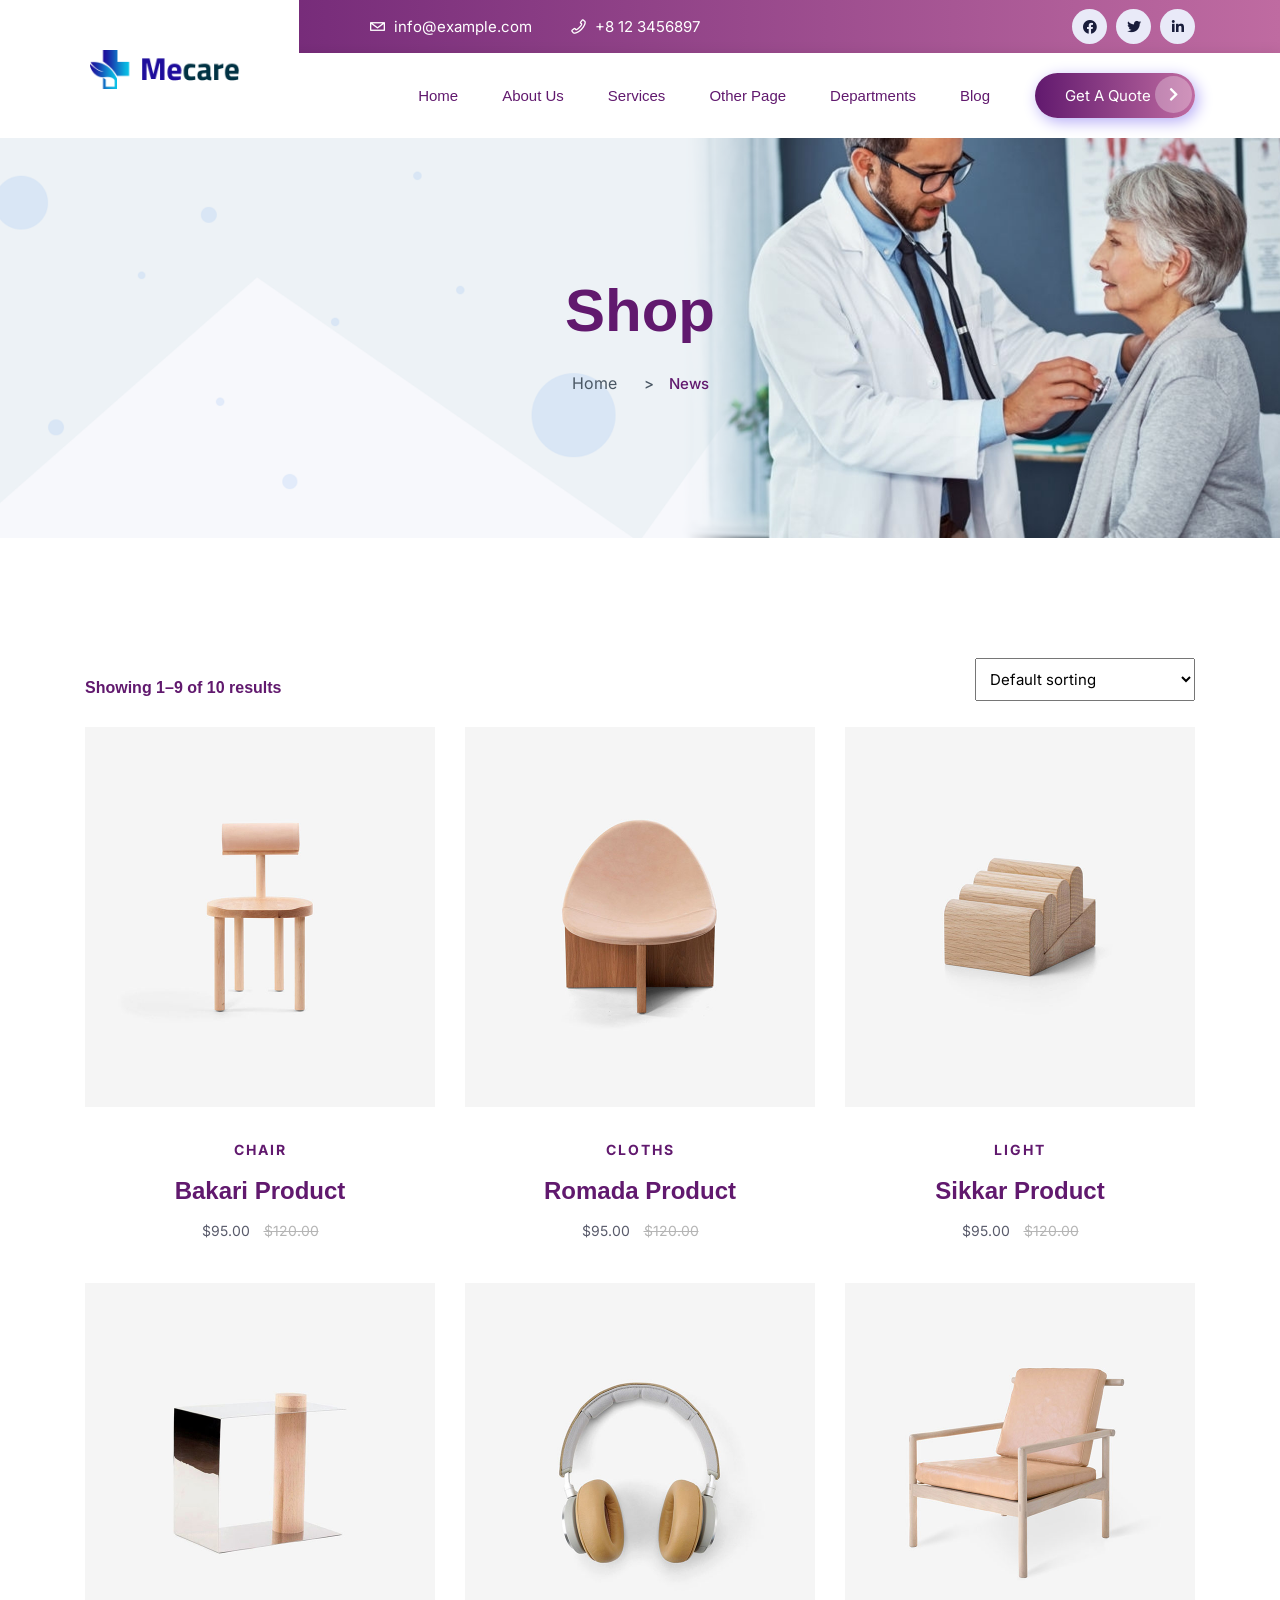
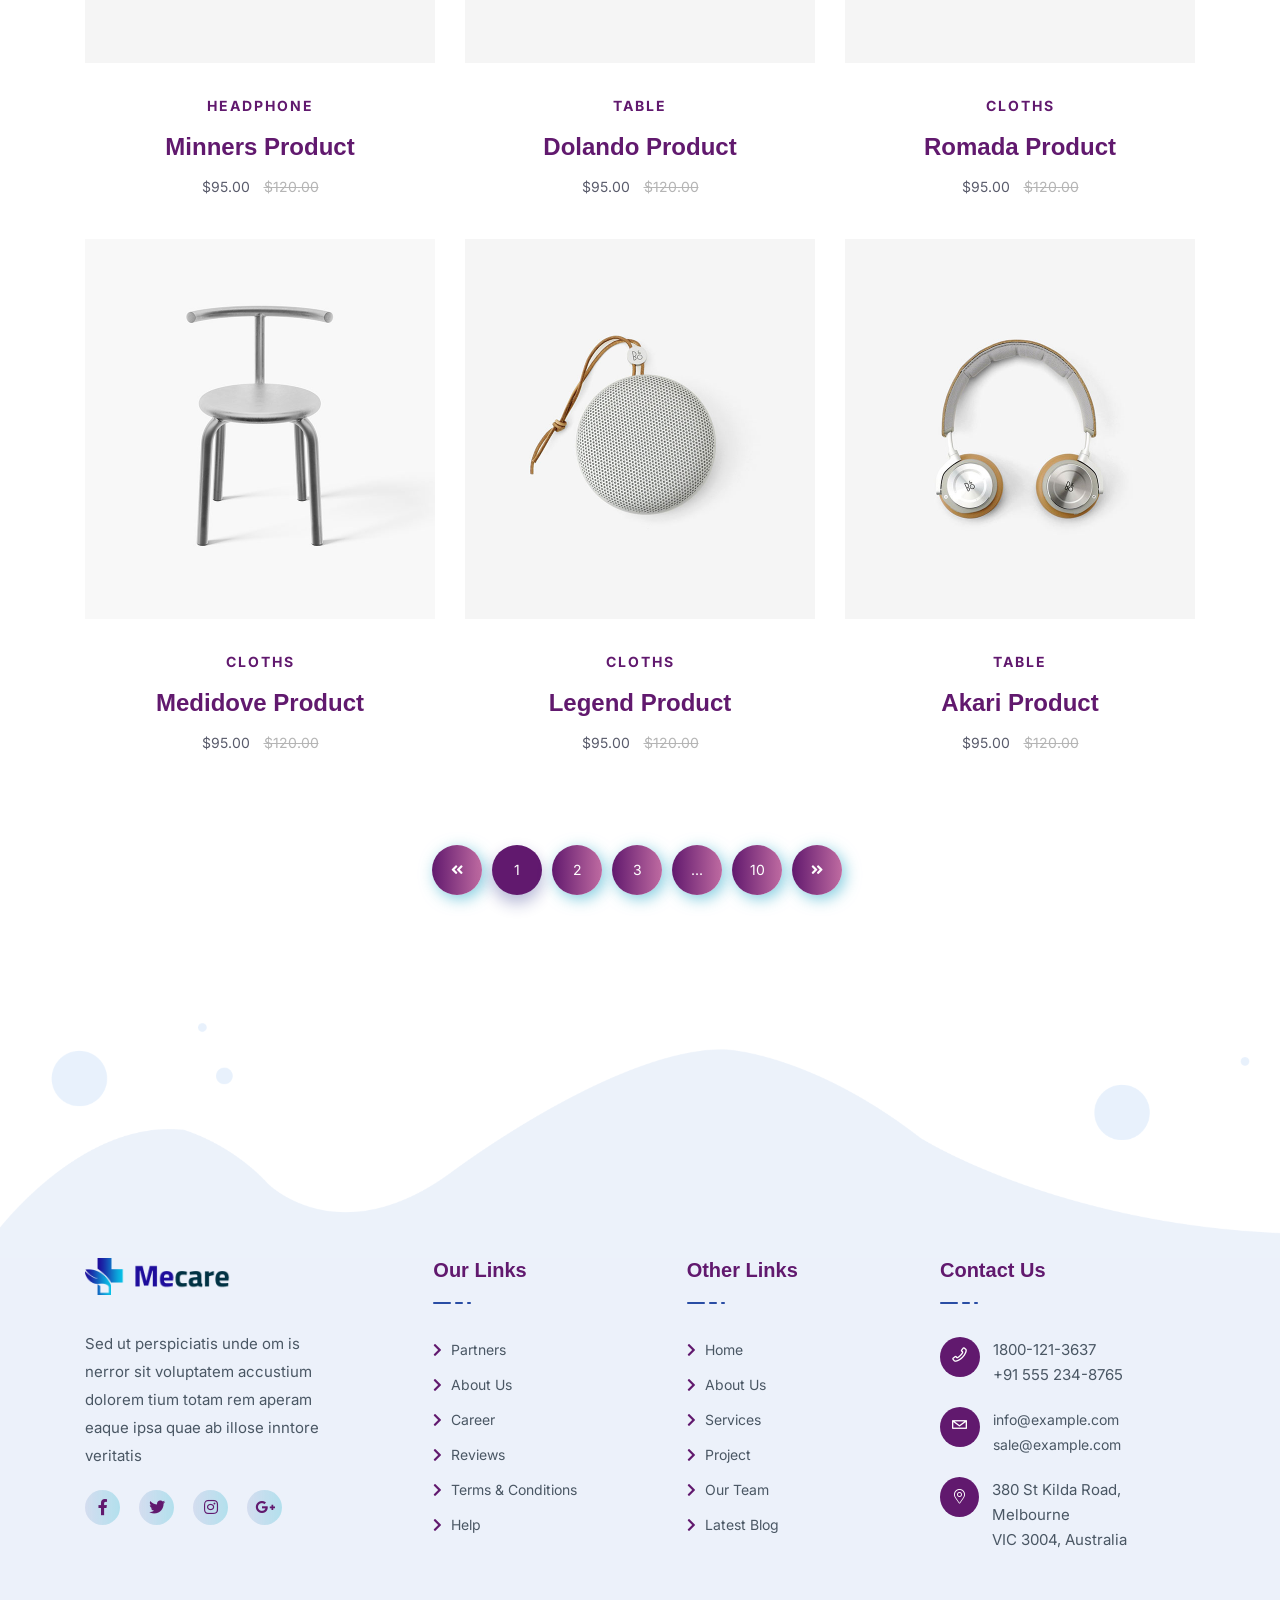
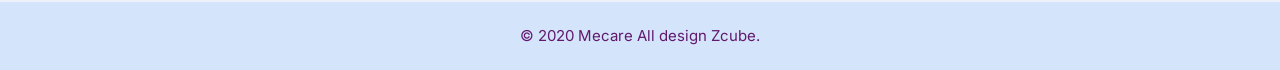
<file: shop.html>
<!doctype html>
<html class="no-js" lang="zxx">
    <head>
        <meta charset="utf-8">
        <meta http-equiv="x-ua-compatible" content="ie=edge">
        <title> Mecare – Hospital and Health HTML Template </title>
        <meta name="description" content="">
        <meta name="viewport" content="width=device-width, initial-scale=1">
		<link rel="shortcut icon" type="image/x-icon" href="img/favicon.ico">
        <!-- Place favicon.ico in the root Internist, General Practitonery -->

		<!-- CSS here -->
        <link rel="stylesheet" href="css/bootstrap.min.css">
        <link rel="stylesheet" href="css/animate.min.css">
        <link rel="stylesheet" href="css/magnific-popup.css">
        <link rel="stylesheet" href="fontawesome/css/all.min.css">
        <link rel="stylesheet" href="css/dripicons.css">
        <link rel="stylesheet" href="css/slick.css">
        <link rel="stylesheet" href="css/default.css">
        <link rel="stylesheet" href="css/meanmenu.css">
        <link rel="stylesheet" href="css/style.css">
        <link rel="stylesheet" href="css/responsive.css">
    </head>
    <body>
        <!-- header -->
        <header class="header-area">  
			<div class="header-top second-header d-none d-md-block">
                <div class="container">
                    <div class="row align-items-center">
                        <div class="col-lg-3 col-md-3 d-none d-lg-block">
                        </div>                       
                        <div class="col-lg-4 col-md-8 d-none  d-md-block">
                            <div class="header-cta">
                                <ul>                                   
                                    <li>
                                        <i class="icon dripicons-mail"></i>
                                        <span>info@example.com</span>
                                    </li>
                                     <li>
                                        <i class="icon dripicons-phone"></i>
                                        <span>+8 12 3456897</span>
                                    </li>
                                </ul>
                            </div>
                        </div>
                         <div class="col-lg-5 col-md-3 d-none d-lg-block">
                             <div class="header-social text-right">
                            <span>
                                <a href="#" title="Facebook"><i class="fab fa-facebook"></i></a>
                                <a href="#" title="Twitter"><i class="fab fa-twitter"></i></a>
                                <a href="#" title="LinkedIn"><i class="fab fa-linkedin-in"></i></a>                               
                               </span>                    
                               <!--  /social media icon redux -->                               
                        </div>
                        </div>
                         
                    </div>
                </div>
            </div>		
            <div id="header-sticky" class="menu-area">
                <div class="container">
                    <div class="second-menu">
                        <div class="row align-items-center">
                            <div class="col-xl-2 col-lg-2">
                                <div class="logo">
                                    <a href="index.html"><img src="img/logo/logo.png" alt="logo"></a>
                                </div>
                            </div>
                            <div class="col-xl-8 col-lg-8">                               
                                <div class="main-menu text-right pr-15">
                                    <nav id="mobile-menu">
                                        <ul>
                                            <li class="has-sub">
												<a href="index.html">Home</a>
												<ul>													
													<li><a href="index.html">Home Page 01</a></li>
													<li><a href="index-2.html">Home Page 02</a></li>													
													<li><a href="index-3.html">Home Page 03</a></li>													
												</ul>
											</li>
                                            <li><a href="about.html">About Us</a></li>
                                            <li class="has-sub">
                                                <a href="services.html">Services</a>
                                                <ul>													
													<li><a href="services.html">Services</a></li>
													<li><a href="services-detail.html">Services Details</a></li>
												</ul>
                                            </li>                                                                                     
											<li class="has-sub"><a href="#">Other Page</a>
												<ul>													
													<li><a href="pricing.html">Pricing</a></li>
													<li><a href="team.html">Team</a></li>
                                                    <li><a href="shop.html">Shop</a></li>
													<li><a href="shop-details.html">Shop Details</a></li>
												</ul>
											</li>
                                            <li class="has-sub"> 
                                                <a href="departments.html">Departments</a>
                                                <ul>													
													<li><a href="departments.html">Departments</a></li>
													<li><a href="departments-detail.html">Departments Details</a></li>
												</ul>
                                            </li>
                                           
											<li class="has-sub"> 
                                                <a href="blog.html">Blog</a>
                                                <ul>													
													<li><a href="blog.html">Blog</a></li>
													<li><a href="blog-details.html">Blog Details</a></li>
												</ul>
                                            </li>               
                                        </ul>
                                    </nav>
                                </div>
                            </div>    
                             <div class="col-xl-2 col-lg-2 d-none d-lg-block">
                                 <a href="contact.html" class="top-btn">Get A Quote <i class="fas fa-chevron-right"></i></a>
                                 
                            </div>
                             <div class="col-12">
                            <div class="mobile-menu"></div>
                        </div>
                        </div>
                    </div>
                </div>
            </div>
        </header>
        <!-- header-end -->
        <!-- main-area -->
        <main>
            <!-- breadcrumb-area -->
            <section class="breadcrumb-area d-flex align-items-center" style="background-image:url(img/testimonial/test-bg.jpg)">
                <div class="container">
                    <div class="row">
                        <div class="col-xl-6 offset-xl-3 col-lg-8 offset-lg-2">
                            <div class="breadcrumb-wrap text-center">							
                                <div class="breadcrumb-title mb-30">
                                    <h2>Shop</h2>                                   
                                </div>
                                <nav aria-label="breadcrumb">
                                    <ol class="breadcrumb">
                                        <li class="breadcrumb-item"><a href="index.html">Home</a></li>
                                        <li class="breadcrumb-item active" aria-current="page">News</li>
                                    </ol>
                                </nav>
                            </div>
                        </div>
                    </div>
                </div>
            </section>
            
			<!-- shop-area -->
            <section class="shop-area pt-120 pb-120 p-relative wow fadeInUp animated" data-animation="fadeInUp animated" data-delay=".2s">
                <div class="container">
					<div class="row">
						<div class="col-lg-6 col-sm-6">
						<h6 class="mt-20 mb-30">Showing 1–9 of 10 results</h6>
						</div>
						<div class="col-lg-6 col-sm-6 text-right">
							<select name="orderby" class="orderby" aria-label="Shop order">
								<option value="menu_order" selected="selected">Default sorting</option>
								<option value="popularity">Sort by popularity</option>
								<option value="rating">Sort by average rating</option>
								<option value="date">Sort by latest</option>
								<option value="price">Sort by price: low to high</option>
								<option value="price-desc">Sort by price: high to low</option>
							</select>
						</div>
					</div>
                    <div class="row align-items-center">
                                    <div class="col-lg-4 col-md-6">
                                        <div class="product mb-40">
                                            <div class="product__img">
                                                <a href="shop-details.html"><img src="img/shop/img4.jpg" alt=""></a>
                                                <div class="product-action text-center">
                                                   
                                                    <a href="shop-details.html">Add Cart</a>
                                                    
                                                </div>
                                            </div>
                                            <div class="product__content text-center pt-30">
                                                <span class="pro-cat"><a href="#">Chair</a></span>
                                                <h4 class="pro-title"><a href="shop-details.html">Bakari Product</a></h4>
                                                <div class="price">
                                                    <span>$95.00</span>
                                                    <span class="old-price">$120.00</span>
                                                </div>
                                            </div>
                                        </div>
                                    </div>
                                    <div class="col-lg-4 col-md-6">
                                        <div class="product mb-40">
                                            <div class="product__img">
                                                <a href="shop-details.html"><img src="img/shop/img5.jpg" alt=""></a>
                                                <div class="product-action text-center">
                                                   
                                                    <a href="shop-details.html">Add Cart</a>
                                                    
                                                </div>
                                            </div>
                                            <div class="product__content text-center pt-30">
                                                <span class="pro-cat"><a href="#">Cloths</a></span>
                                                <h4 class="pro-title"><a href="shop-details.html">Romada Product</a></h4>
                                                <div class="price">
                                                    <span>$95.00</span>
                                                    <span class="old-price">$120.00</span>
                                                </div>
                                            </div>
                                        </div>
                                    </div>
                                    <div class="col-lg-4 col-md-6">
                                        <div class="product mb-40">
                                            <div class="product__img">
                                                <a href="shop-details.html"><img src="img/shop/img6.jpg" alt=""></a>
                                                <div class="product-action text-center">
                                                   
                                                    <a href="shop-details.html">Add Cart</a>
                                                    
                                                </div>
                                            </div>
                                            <div class="product__content text-center pt-30">
                                                <span class="pro-cat"><a href="#">Light</a></span>
                                                <h4 class="pro-title"><a href="shop-details.html">Sikkar Product</a></h4>
                                                <div class="price">
                                                    <span>$95.00</span>
                                                    <span class="old-price">$120.00</span>
                                                </div>
                                            </div>
                                        </div>
                                    </div>
                                    <div class="col-lg-4 col-md-6">
                                        <div class="product mb-40">
                                            <div class="product__img">
                                                <a href="shop-details.html"><img src="img/shop/img7.jpg" alt=""></a>
                                                <div class="product-action text-center">
                                                   
                                                    <a href="shop-details.html">Add Cart</a>
                                                    
                                                </div>
                                            </div>
                                            <div class="product__content text-center pt-30">
                                                <span class="pro-cat"><a href="#">Headphone</a></span>
                                                <h4 class="pro-title"><a href="shop-details.html">Minners Product</a></h4>
                                                <div class="price">
                                                    <span>$95.00</span>
                                                    <span class="old-price">$120.00</span>
                                                </div>
                                            </div>
                                        </div>
                                    </div>
                                    <div class="col-lg-4 col-md-6">
                                        <div class="product mb-40">
                                            <div class="product__img">
                                                <a href="shop-details.html"><img src="img/shop/img8.jpg" alt=""></a>
                                                <div class="product-action text-center">
                                                   
                                                    <a href="shop-details.html">Add Cart</a>
                                                    
                                                </div>
                                            </div>
                                            <div class="product__content text-center pt-30">
                                                <span class="pro-cat"><a href="#">table</a></span>
                                                <h4 class="pro-title"><a href="shop-details.html">Dolando Product</a></h4>
                                                <div class="price">
                                                    <span>$95.00</span>
                                                    <span class="old-price">$120.00</span>
                                                </div>
                                            </div>
                                        </div>
                                    </div>
                                    <div class="col-lg-4 col-md-6">
                                        <div class="product mb-40">
                                            <div class="product__img">
                                                <a href="shop-details.html"><img src="img/shop/img9.jpg" alt=""></a>
                                                <div class="product-action text-center">
                                                   
                                                    <a href="shop-details.html">Add Cart</a>
                                                    
                                                </div>
                                            </div>
                                            <div class="product__content text-center pt-30">
                                                <span class="pro-cat"><a href="#">Cloths</a></span>
                                                <h4 class="pro-title"><a href="shop-details.html">Romada Product</a></h4>
                                                <div class="price">
                                                    <span>$95.00</span>
                                                    <span class="old-price">$120.00</span>
                                                </div>
                                            </div>
                                        </div>
                                    </div>
									<div class="col-lg-4 col-md-6">
                                        <div class="product mb-40">
                                            <div class="product__img">
                                                <a href="shop-details.html"><img src="img/shop/img1.jpg" alt=""></a>
                                                <div class="product-action text-center">
                                                   
                                                    <a href="shop-details.html">Add Cart</a>
                                                    
                                                </div>
                                            </div>
                                            <div class="product__content text-center pt-30">
                                                <span class="pro-cat"><a href="#">Cloths</a></span>
                                                <h4 class="pro-title"><a href="shop-details.html">Medidove Product</a></h4>
                                                <div class="price">
                                                    <span>$95.00</span>
                                                    <span class="old-price">$120.00</span>
                                                </div>
                                            </div>
                                        </div>
                                    </div>
                                    <div class="col-lg-4 col-md-6">
                                        <div class="product mb-40">
                                            <div class="product__img">
                                                <a href="shop-details.html"><img src="img/shop/img2.jpg" alt=""></a>
                                                <div class="product-action text-center">
                                                   
                                                    <a href="shop-details.html">Add Cart</a>
                                                    
                                                </div>
                                            </div>
                                            <div class="product__content text-center pt-30">
                                                <span class="pro-cat"><a href="#">Cloths</a></span>
                                                <h4 class="pro-title"><a href="shop-details.html">Legend Product</a></h4>
                                                <div class="price">
                                                    <span>$95.00</span>
                                                    <span class="old-price">$120.00</span>
                                                </div>
                                            </div>
                                        </div>
                                    </div>
                                    <div class="col-lg-4 col-md-6">
                                        <div class="product mb-40">
                                            <div class="product__img">
                                                <a href="shop-details.html"><img src="img/shop/img3.jpg" alt=""></a>
                                                <div class="product-action text-center">
                                                   
                                                    <a href="shop-details.html">Add Cart</a>
                                                    
                                                </div>
                                            </div>
                                            <div class="product__content text-center pt-30">
                                                <span class="pro-cat"><a href="#">Table</a></span>
                                                <h4 class="pro-title"><a href="shop-details.html">Akari Product</a></h4>
                                                <div class="price">
                                                    <span>$95.00</span>
                                                    <span class="old-price">$120.00</span>
                                                </div>
                                            </div>
                                        </div>
                                    </div>
                                
                    </div>
					<div class="row">
                    <div class="col-12">
                        <div class="pagination-wrap mt-50 text-center">
                                <nav>
                                    <ul class="pagination">
                                        <li class="page-item"><a href="#"><i class="fas fa-angle-double-left"></i></a></li>
                                        <li class="page-item active"><a href="#">1</a></li>
                                        <li class="page-item"><a href="#">2</a></li>
                                        <li class="page-item"><a href="#">3</a></li>
                                        <li class="page-item"><a href="#">...</a></li>
                                        <li class="page-item"><a href="#">10</a></li>
                                        <li class="page-item"><a href="#"><i class="fas fa-angle-double-right"></i></a></li>
                                    </ul>
                                </nav>
                            </div>
                    </div>
                <div></div></div>
                </div>
            </section>
            <!-- shop-area-end -->
        </main>
        <!-- main-area-end -->
       <!-- footer -->
        <footer class="footer-bg footer-p" >
            <div class="overly"><img src="img/an-bg/footer-bg.png" alt="rest"></div>
            <div class="footer-top pb-30" style="background-color: #ECF1FA;">
                <div class="container">
                    <div class="row justify-content-between">
                        
                        <div class="col-xl-3 col-lg-3 col-sm-6">
                            <div class="footer-widget mb-30">
                                <div class="flog mb-35">
                                    <a href="#"><img src="img/logo/logo.png" alt="logo"></a>
                                </div>
                                <div class="footer-text mb-20">
                                    <p>Sed ut perspiciatis unde om is nerror sit voluptatem accustium dolorem tium totam rem aperam eaque ipsa quae ab illose
                                    inntore veritatis</p>
                                </div>
                                <div class="footer-social">
                                    <a href="#"><i class="fab fa-facebook-f"></i></a>
                                    <a href="#"><i class="fab fa-twitter"></i></a>
                                    <a href="#"><i class="fab fa-instagram"></i></a>
                                    <a href="#"><i class="fab fa-google-plus-g"></i></a>
                                </div>
                            </div>
                        </div>
                        
                        
						<div class="col-xl-2 col-lg-2 col-sm-6">
                            <div class="footer-widget mb-30">
                                <div class="f-widget-title">
                                    <h5>Our Links</h5>
                                </div>
                                <div class="footer-link">
                                    <ul>                                        
                                        <li><a href="#"><i class="fas fa-chevron-right"></i> Partners</a></li>
										<li><a href="#"><i class="fas fa-chevron-right"></i> About Us</a></li>
                                        <li><a href="#"><i class="fas fa-chevron-right"></i> Career</a></li>
                                        <li><a href="#"><i class="fas fa-chevron-right"></i> Reviews</a></li>
                                        <li><a href="#"><i class="fas fa-chevron-right"></i> Terms & Conditions</a></li>
                                        <li><a href="#"><i class="fas fa-chevron-right"></i> Help</a></li>
                                    </ul>
                                </div>
                            </div>
                        </div>
                        <div class="col-xl-2 col-lg-2 col-sm-6">
                            <div class="footer-widget mb-30">
                                <div class="f-widget-title">
                                    <h5>Other Links</h5>
                                </div>
                                <div class="footer-link">
                                    <ul>
                                        <li><a href="#"><i class="fas fa-chevron-right"></i> Home</a></li>
                                        <li><a href="#"><i class="fas fa-chevron-right"></i> About Us</a></li>
                                        <li><a href="#"><i class="fas fa-chevron-right"></i> Services</a></li>
                                        <li><a href="#"><i class="fas fa-chevron-right"></i> Project</a></li>
                                        <li><a href="#"><i class="fas fa-chevron-right"></i> Our Team</a></li>
                                        <li><a href="#"><i class="fas fa-chevron-right"></i> Latest Blog</a></li>
                                    </ul>
                                </div>
                            </div>
                        </div>  
                        <div class="col-xl-3 col-lg-3 col-sm-6">
                            <div class="footer-widget mb-30">
                                <div class="f-widget-title">
                                    <h5>Contact Us</h5>
                                </div>
                                <div class="footer-link">
                                    <div class="f-contact">
                                    <ul>
                                    <li>
                                        <i class="icon dripicons-phone"></i>
                                        <span>1800-121-3637<br>+91 555 234-8765</span>
                                    </li>
                                    <li>
                                        <i class="icon dripicons-mail"></i>
                                         <span><a href="mailto:info@example.com">info@example.com</a><br><a href="mailto:sale@example.com">sale@example.com</a></span>
                                    </li>
                                    <li>
                                      <i class="fal fa-map-marker-alt"></i>
                                         <span>380 St Kilda Road, Melbourne<br>VIC 3004, Australia</span>
                                    </li>
                                </ul>
                                    
                                    </div>
                                   
                                    
                                </div>
                            </div>
                        </div>
                        
                    </div>
                </div>
            </div>
            <div class="copyright-wrap">
                <div class="container">
                    <div class="row">
                        <div class="col-12">
                            <div class="copyright-text text-center">
                                <p>&copy; 2020 Mecare  All design Zcube.</p>
                            </div>
                        </div>
                    </div>
                </div>
            </div>
        </footer>
        <!-- footer-end -->


		<!-- JS here -->
        	<!-- JS here -->
        <script src="js/vendor/modernizr-3.5.0.min.js"></script>
        <script src="js/vendor/jquery-1.12.4.min.js"></script>
        <script src="js/popper.min.js"></script>
        <script src="js/bootstrap.min.js"></script>
        <script src="js/one-page-nav-min.js"></script>
        <script src="js/jquery.meanmenu.min.js"></script>
        <script src="js/slick.min.js"></script>
        <script src="js/ajax-form.js"></script>
        <script src="js/paroller.js"></script>
        <script src="js/wow.min.js"></script>
        <script src="js/js_isotope.pkgd.min.js"></script>
        <script src="js/imagesloaded.min.js"></script>
        <script src="js/parallax.min.js"></script>
        <script src="js/jquery.waypoints.min.js"></script>
        <script src="js/jquery.counterup.min.js"></script>
        <script src="js/jquery.scrollUp.min.js"></script>
        <script src="js/parallax-scroll.js"></script>
        <script src="js/jquery.magnific-popup.min.js"></script>
        <script src="js/element-in-view.js"></script>
        <script src="js/main.js"></script>
    </body>
</html>
</file>
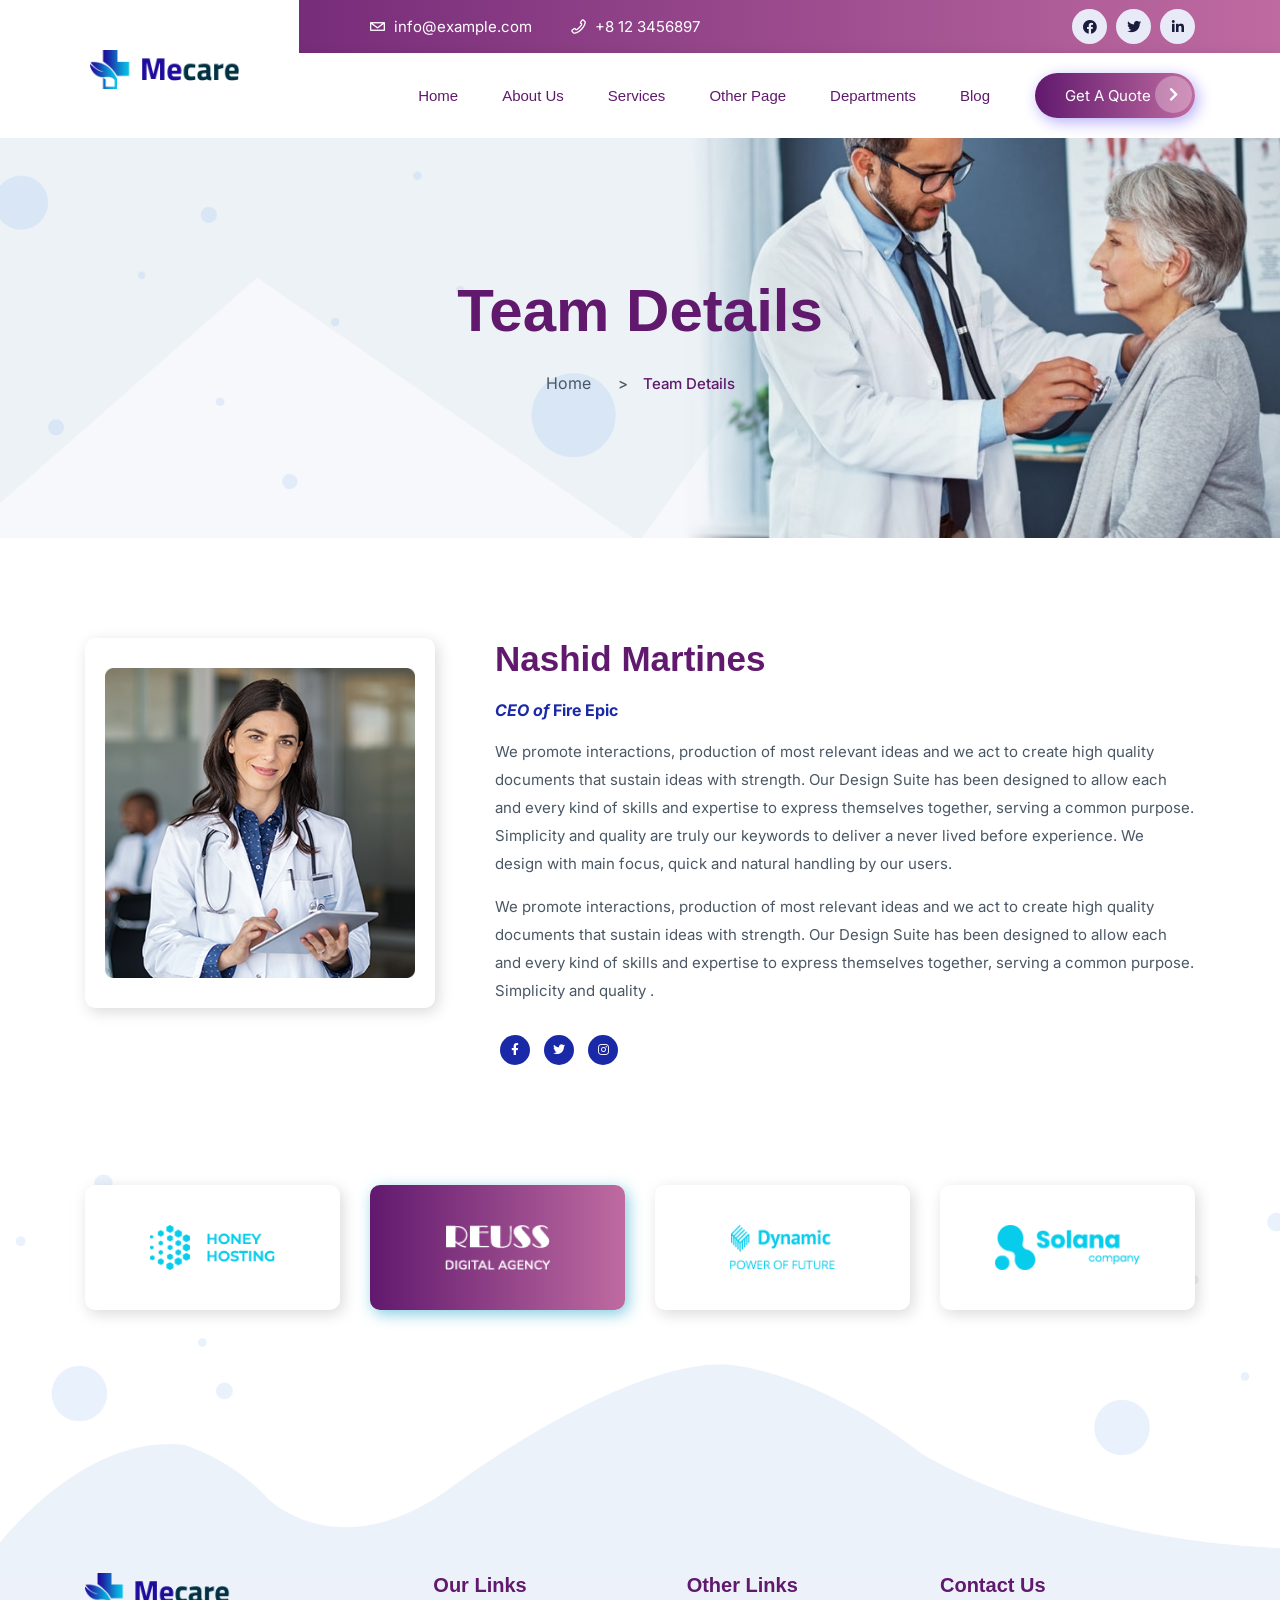
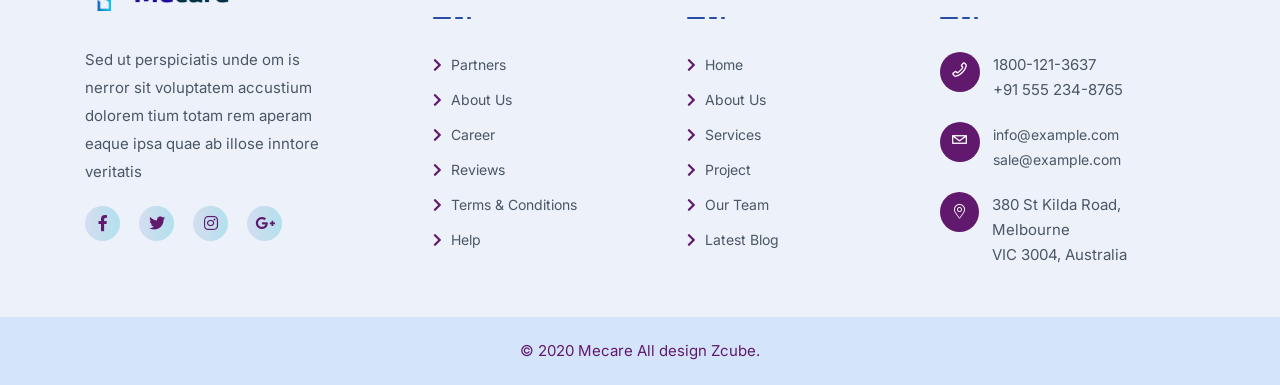
<file: team-details.html>
<!doctype html>
<html class="no-js" lang="zxx">
    <head>
        <meta charset="utf-8">
        <meta http-equiv="x-ua-compatible" content="ie=edge">
        <title> Mecare – Hospital and Health HTML Template </title>
        <meta name="description" content="">
        <meta name="viewport" content="width=device-width, initial-scale=1">
		<link rel="shortcut icon" type="image/x-icon" href="img/favicon.ico">
        <!-- Place favicon.ico in the root Internist, General Practitonery -->

		<!-- CSS here -->
        <link rel="stylesheet" href="css/bootstrap.min.css">
        <link rel="stylesheet" href="css/animate.min.css">
        <link rel="stylesheet" href="css/magnific-popup.css">
        <link rel="stylesheet" href="fontawesome/css/all.min.css">
        <link rel="stylesheet" href="css/dripicons.css">
        <link rel="stylesheet" href="css/slick.css">
        <link rel="stylesheet" href="css/default.css">
        <link rel="stylesheet" href="css/meanmenu.css">
        <link rel="stylesheet" href="css/style.css">
        <link rel="stylesheet" href="css/responsive.css">
    </head>
    <body>
        <!-- header -->
        <header class="header-area">  
			<div class="header-top second-header d-none d-md-block">
                <div class="container">
                    <div class="row align-items-center">
                        <div class="col-lg-3 col-md-3 d-none d-lg-block">
                        </div>                       
                        <div class="col-lg-4 col-md-8 d-none  d-md-block">
                            <div class="header-cta">
                                <ul>                                   
                                    <li>
                                        <i class="icon dripicons-mail"></i>
                                        <span>info@example.com</span>
                                    </li>
                                     <li>
                                        <i class="icon dripicons-phone"></i>
                                        <span>+8 12 3456897</span>
                                    </li>
                                </ul>
                            </div>
                        </div>
                         <div class="col-lg-5 col-md-3 d-none d-lg-block">
                             <div class="header-social text-right">
                            <span>
                                <a href="#" title="Facebook"><i class="fab fa-facebook"></i></a>
                                <a href="#" title="Twitter"><i class="fab fa-twitter"></i></a>
                                <a href="#" title="LinkedIn"><i class="fab fa-linkedin-in"></i></a>                               
                               </span>                    
                               <!--  /social media icon redux -->                               
                        </div>
                        </div>
                         
                    </div>
                </div>
            </div>		
            <div id="header-sticky" class="menu-area">
                <div class="container">
                    <div class="second-menu">
                        <div class="row align-items-center">
                            <div class="col-xl-2 col-lg-2">
                                <div class="logo">
                                    <a href="index.html"><img src="img/logo/logo.png" alt="logo"></a>
                                </div>
                            </div>
                            <div class="col-xl-8 col-lg-8">                               
                                <div class="main-menu text-right pr-15">
                                    <nav id="mobile-menu">
                                        <ul>
                                            <li class="has-sub">
												<a href="index.html">Home</a>
												<ul>													
													<li><a href="index.html">Home Page 01</a></li>
													<li><a href="index-2.html">Home Page 02</a></li>													
													<li><a href="index-3.html">Home Page 03</a></li>													
												</ul>
											</li>
                                            <li><a href="about.html">About Us</a></li>
                                            <li class="has-sub">
                                                <a href="services.html">Services</a>
                                                <ul>													
													<li><a href="services.html">Services</a></li>
													<li><a href="services-detail.html">Services Details</a></li>
												</ul>
                                            </li>                                                                                     
											<li class="has-sub"><a href="#">Other Page</a>
												<ul>													
													<li><a href="pricing.html">Pricing</a></li>
													<li><a href="team.html">Team</a></li>
                                                    <li><a href="shop.html">Shop</a></li>
													<li><a href="shop-details.html">Shop Details</a></li>
												</ul>
											</li>
                                            <li class="has-sub"> 
                                                <a href="departments.html">Departments</a>
                                                <ul>													
													<li><a href="departments.html">Departments</a></li>
													<li><a href="departments-detail.html">Departments Details</a></li>
												</ul>
                                            </li>
                                           
											<li class="has-sub"> 
                                                <a href="blog.html">Blog</a>
                                                <ul>													
													<li><a href="blog.html">Blog</a></li>
													<li><a href="blog-details.html">Blog Details</a></li>
												</ul>
                                            </li>               
                                        </ul>
                                    </nav>
                                </div>
                            </div>    
                             <div class="col-xl-2 col-lg-2 d-none d-lg-block">
                                 <a href="contact.html" class="top-btn">Get A Quote <i class="fas fa-chevron-right"></i></a>
                                 
                            </div>
                             <div class="col-12">
                            <div class="mobile-menu"></div>
                        </div>
                        </div>
                    </div>
                </div>
            </div>
        </header>
        <!-- header-end -->
        <!-- main-area -->
        <main>
            <!-- breadcrumb-area -->
            <section class="breadcrumb-area d-flex align-items-center" style="background-image:url(img/testimonial/test-bg.jpg)">
                <div class="container">
                    <div class="row">
                        <div class="col-xl-6 offset-xl-3 col-lg-8 offset-lg-2">
                            <div class="breadcrumb-wrap text-center">
                                <div class="breadcrumb-title mb-30">
                                    <h2>Team Details</h2>                                    
                                </div>
                                <nav aria-label="breadcrumb">
                                    <ol class="breadcrumb">
                                        <li class="breadcrumb-item"><a href="index.html">Home</a></li>
                                        <li class="breadcrumb-item active" aria-current="page">Team Details</li>
                                    </ol>
                                </nav>
                            </div>
                        </div>
                    </div>
                </div>
            </section>
            <!-- breadcrumb-area-end -->
			<!-- Project Detail -->
    <section class="team-area-content" >
        <div class="container">
           
            <!-- Lower Content -->
            <div class="lower-content">
                <div class="row">
                     <div class="col-lg-4 col-md-12 col-sm-12 text-center">
                         <div class="team-img-box">
                             <img src="img/team/team01.png" alt="img">
                         </div>
                       
                    </div>
                    
                    <div class="text-column col-lg-8 col-md-12 col-sm-12">
                       <div class="s-about-content pl-30 wow fadeInRight" data-animation="fadeInRight" data-delay=".2s">                          
								<h2>Nashid Martines</h2>    
								<span><i>CEO of</i> Fire Epic</span>
                                <p>We promote interactions, production of most relevant ideas and we act to create high quality documents that sustain ideas with strength. Our Design Suite has been designed to allow each and every kind of skills and expertise to express themselves together, serving a common purpose. Simplicity and quality are truly our keywords to deliver a never lived before experience. We design with main focus, quick and natural handling by our users.</p>
								 <p>We promote interactions, production of most relevant ideas and we act to create high quality documents that sustain ideas with strength. Our Design Suite has been designed to allow each and every kind of skills and expertise to express themselves together, serving a common purpose. Simplicity and quality .</p>
                            
								<div class="social mt-30">                                    
                                    <a href="#"><i class="fab fa-facebook-f"></i></a>
                                    <a href="#"><i class="fab fa-twitter"></i></a>
                                    <a href="#"><i class="fab fa-instagram"></i></a>

									
                                </div>
                               
                            </div>
                    </div>

                   
                </div>
            </div>

        </div>
    </section>
    <!--End Project Detail -->
             <!-- brand-area -->
            <section class="brand-area" style="background-image:url(img/an-bg/an-bg12.png); background-size: cover;background-repeat: no-repeat;">
                <div class="container">
                    <div class="row brand-active">
                        <div class="col-xl-2">
                            <div class="single-brand">
                                <img src="img/brand/c-logo.png" alt="img">
                            </div>
                        </div>
                        <div class="col-xl-2">
                            <div class="single-brand active">
                                  <img src="img/brand/c-logo02.png" alt="img">
                            </div>
                        </div>
                        <div class="col-xl-2">
                            <div class="single-brand">
                                  <img src="img/brand/c-logo03.png" alt="img">
                            </div>
                        </div>
                        <div class="col-xl-2">
                            <div class="single-brand">
                                  <img src="img/brand/c-logo04.png" alt="img">
                            </div>
                        </div>
                        <div class="col-xl-2">
                            <div class="single-brand">
                                  <img src="img/brand/c-logo.png" alt="img">
                            </div>
                        </div>
                    </div>
                </div>
            </section>
            <!-- brand-area-end -->
				
		
        </main>
        <!-- main-area-end -->
         <!-- footer -->
        <footer class="footer-bg footer-p" >
            <div class="overly"><img src="img/an-bg/footer-bg.png" alt="rest"></div>
            <div class="footer-top pb-30" style="background-color: #ECF1FA;">
                <div class="container">
                    <div class="row justify-content-between">
                        
                        <div class="col-xl-3 col-lg-3 col-sm-6">
                            <div class="footer-widget mb-30">
                                <div class="flog mb-35">
                                    <a href="#"><img src="img/logo/logo.png" alt="logo"></a>
                                </div>
                                <div class="footer-text mb-20">
                                    <p>Sed ut perspiciatis unde om is nerror sit voluptatem accustium dolorem tium totam rem aperam eaque ipsa quae ab illose
                                    inntore veritatis</p>
                                </div>
                                <div class="footer-social">
                                    <a href="#"><i class="fab fa-facebook-f"></i></a>
                                    <a href="#"><i class="fab fa-twitter"></i></a>
                                    <a href="#"><i class="fab fa-instagram"></i></a>
                                    <a href="#"><i class="fab fa-google-plus-g"></i></a>
                                </div>
                            </div>
                        </div>
                        
                        
						<div class="col-xl-2 col-lg-2 col-sm-6">
                            <div class="footer-widget mb-30">
                                <div class="f-widget-title">
                                    <h5>Our Links</h5>
                                </div>
                                <div class="footer-link">
                                    <ul>                                        
                                        <li><a href="#"><i class="fas fa-chevron-right"></i> Partners</a></li>
										<li><a href="#"><i class="fas fa-chevron-right"></i> About Us</a></li>
                                        <li><a href="#"><i class="fas fa-chevron-right"></i> Career</a></li>
                                        <li><a href="#"><i class="fas fa-chevron-right"></i> Reviews</a></li>
                                        <li><a href="#"><i class="fas fa-chevron-right"></i> Terms & Conditions</a></li>
                                        <li><a href="#"><i class="fas fa-chevron-right"></i> Help</a></li>
                                    </ul>
                                </div>
                            </div>
                        </div>
                        <div class="col-xl-2 col-lg-2 col-sm-6">
                            <div class="footer-widget mb-30">
                                <div class="f-widget-title">
                                    <h5>Other Links</h5>
                                </div>
                                <div class="footer-link">
                                    <ul>
                                        <li><a href="#"><i class="fas fa-chevron-right"></i> Home</a></li>
                                        <li><a href="#"><i class="fas fa-chevron-right"></i> About Us</a></li>
                                        <li><a href="#"><i class="fas fa-chevron-right"></i> Services</a></li>
                                        <li><a href="#"><i class="fas fa-chevron-right"></i> Project</a></li>
                                        <li><a href="#"><i class="fas fa-chevron-right"></i> Our Team</a></li>
                                        <li><a href="#"><i class="fas fa-chevron-right"></i> Latest Blog</a></li>
                                    </ul>
                                </div>
                            </div>
                        </div>  
                        <div class="col-xl-3 col-lg-3 col-sm-6">
                            <div class="footer-widget mb-30">
                                <div class="f-widget-title">
                                    <h5>Contact Us</h5>
                                </div>
                                <div class="footer-link">
                                    <div class="f-contact">
                                    <ul>
                                    <li>
                                        <i class="icon dripicons-phone"></i>
                                        <span>1800-121-3637<br>+91 555 234-8765</span>
                                    </li>
                                    <li>
                                        <i class="icon dripicons-mail"></i>
                                         <span><a href="mailto:info@example.com">info@example.com</a><br><a href="mailto:sale@example.com">sale@example.com</a></span>
                                    </li>
                                    <li>
                                      <i class="fal fa-map-marker-alt"></i>
                                         <span>380 St Kilda Road, Melbourne<br>VIC 3004, Australia</span>
                                    </li>
                                </ul>
                                    
                                    </div>
                                   
                                    
                                </div>
                            </div>
                        </div>
                        
                    </div>
                </div>
            </div>
            <div class="copyright-wrap">
                <div class="container">
                    <div class="row">
                        <div class="col-12">
                            <div class="copyright-text text-center">
                                <p>&copy; 2020 Mecare  All design Zcube.</p>
                            </div>
                        </div>
                    </div>
                </div>
            </div>
        </footer>
        <!-- footer-end -->


		<!-- JS here -->
        	<!-- JS here -->
        <script src="js/vendor/modernizr-3.5.0.min.js"></script>
        <script src="js/vendor/jquery-1.12.4.min.js"></script>
        <script src="js/popper.min.js"></script>
        <script src="js/bootstrap.min.js"></script>
        <script src="js/one-page-nav-min.js"></script>
        <script src="js/jquery.meanmenu.min.js"></script>
        <script src="js/slick.min.js"></script>
        <script src="js/ajax-form.js"></script>
        <script src="js/paroller.js"></script>
        <script src="js/wow.min.js"></script>
        <script src="js/js_isotope.pkgd.min.js"></script>
        <script src="js/imagesloaded.min.js"></script>
        <script src="js/parallax.min.js"></script>
        <script src="js/jquery.waypoints.min.js"></script>
        <script src="js/jquery.counterup.min.js"></script>
        <script src="js/jquery.scrollUp.min.js"></script>
        <script src="js/parallax-scroll.js"></script>
        <script src="js/jquery.magnific-popup.min.js"></script>
        <script src="js/element-in-view.js"></script>
        <script src="js/main.js"></script>
    </body>
</html>
</file>
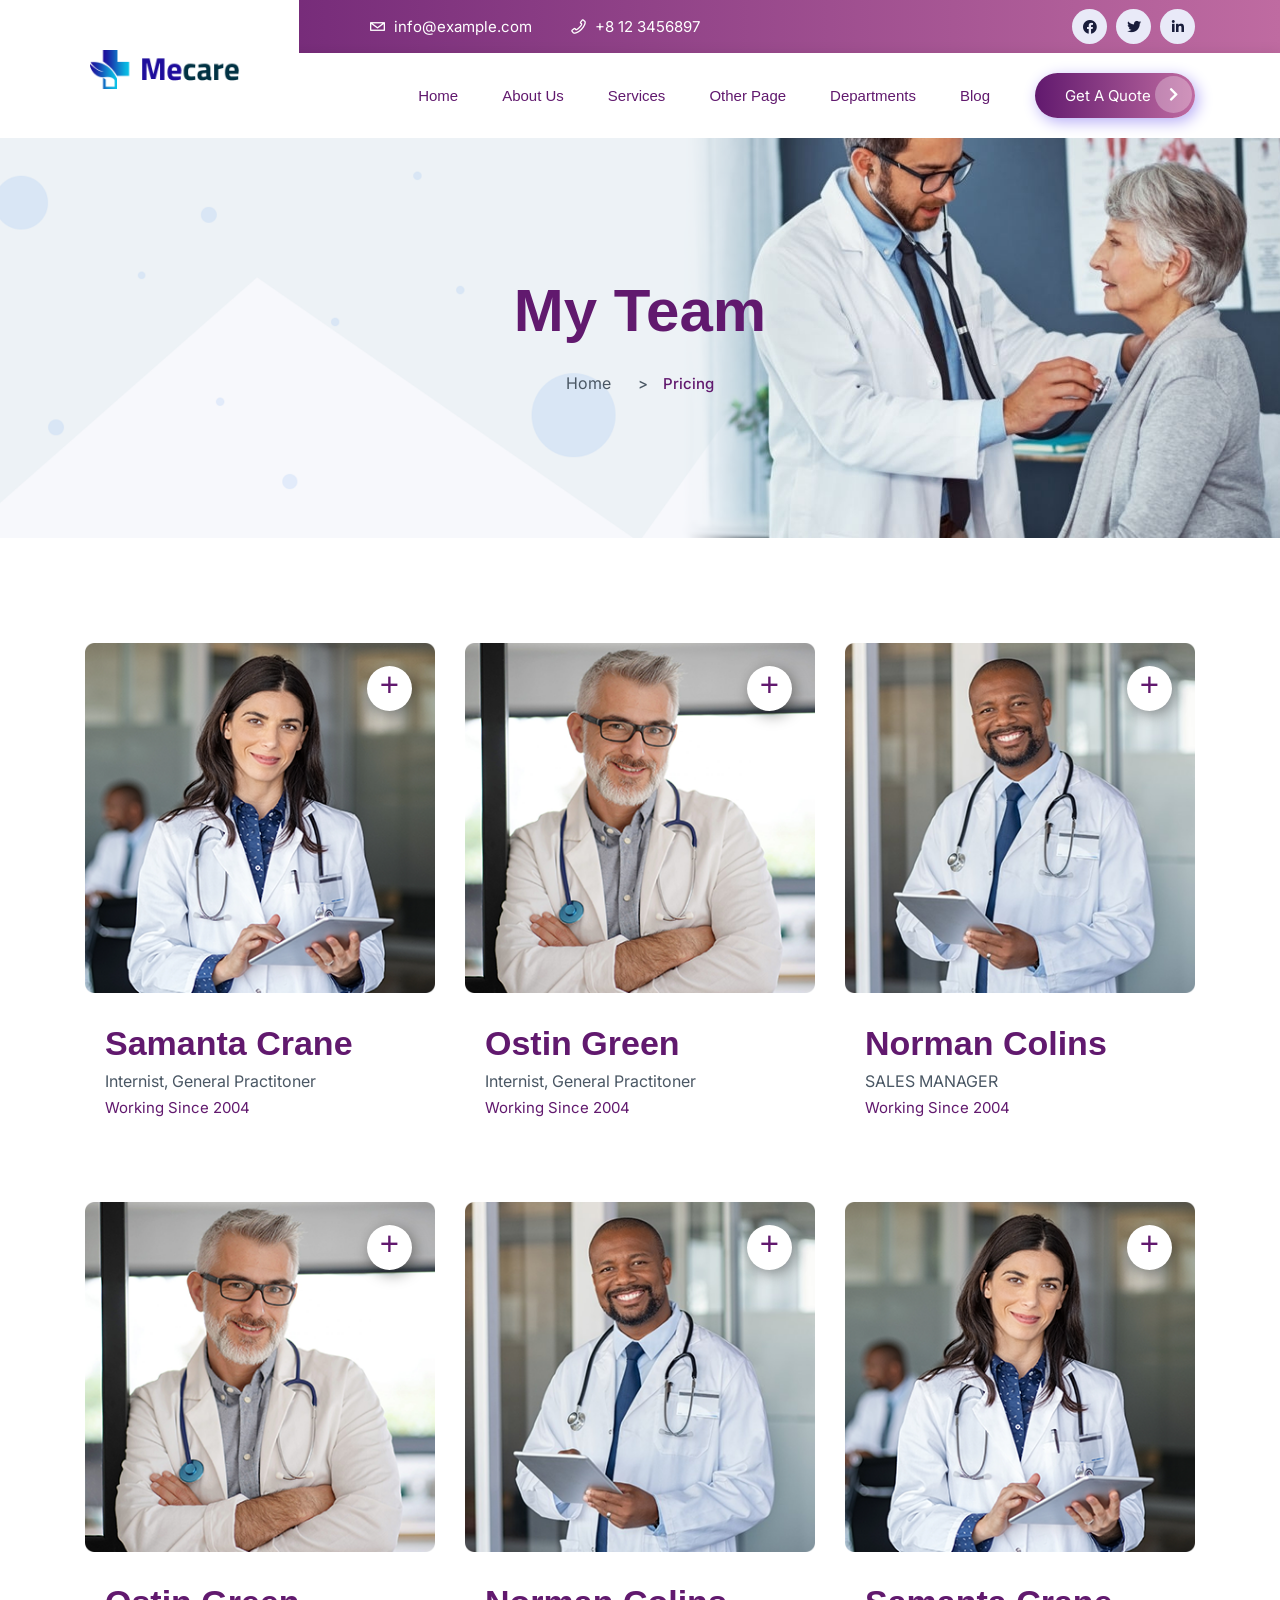
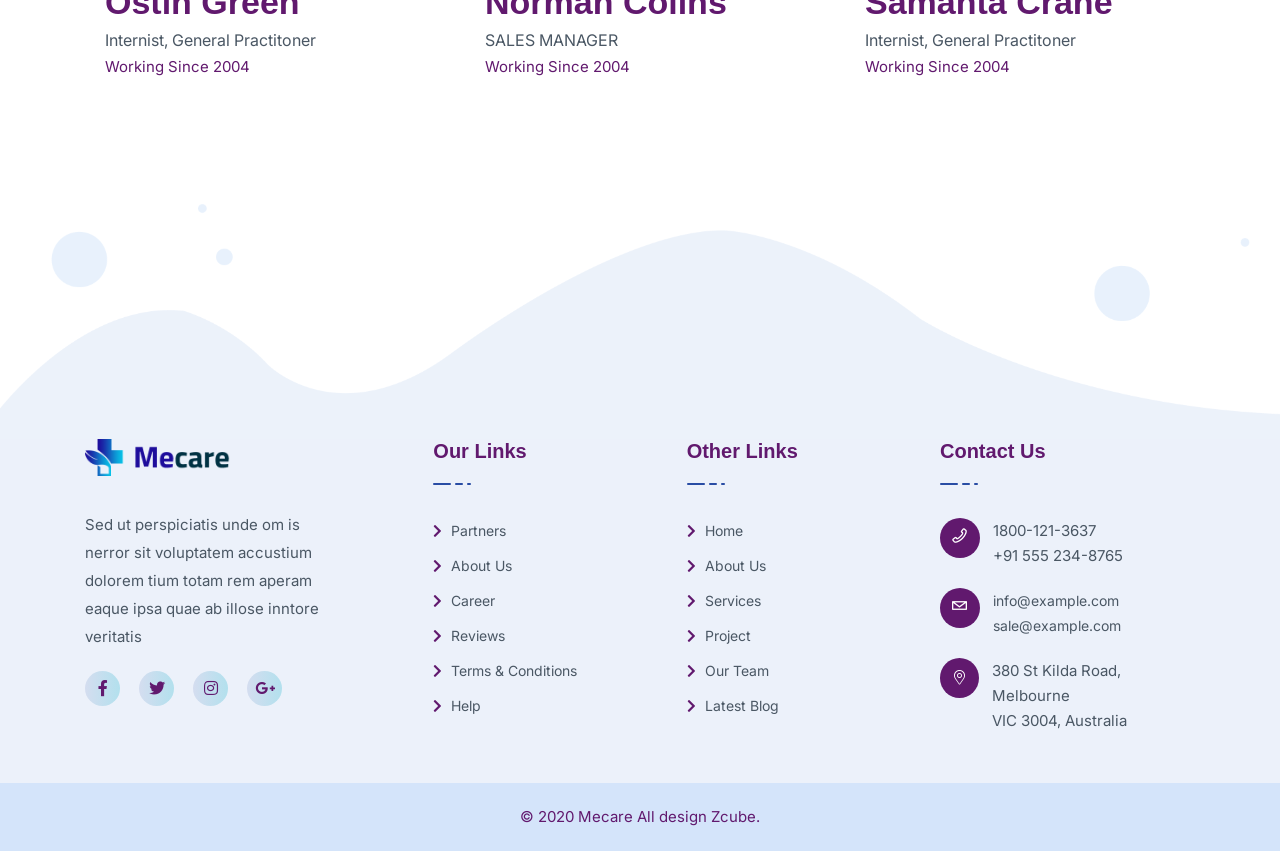
<file: team.html>
<!doctype html>
<html class="no-js" lang="zxx">
    <head>
        <meta charset="utf-8">
        <meta http-equiv="x-ua-compatible" content="ie=edge">
        <title> Mecare – Hospital and Health HTML Template </title>
        <meta name="description" content="">
        <meta name="viewport" content="width=device-width, initial-scale=1">
		<link rel="shortcut icon" type="image/x-icon" href="img/favicon.ico">
        <!-- Place favicon.ico in the root Internist, General Practitonery -->

		<!-- CSS here -->
        <link rel="stylesheet" href="css/bootstrap.min.css">
        <link rel="stylesheet" href="css/animate.min.css">
        <link rel="stylesheet" href="css/magnific-popup.css">
        <link rel="stylesheet" href="fontawesome/css/all.min.css">
        <link rel="stylesheet" href="css/dripicons.css">
        <link rel="stylesheet" href="css/slick.css">
        <link rel="stylesheet" href="css/default.css">
        <link rel="stylesheet" href="css/meanmenu.css">
        <link rel="stylesheet" href="css/style.css">
        <link rel="stylesheet" href="css/responsive.css">
    </head>
    <body>
        <!-- header -->
        <header class="header-area">  
			<div class="header-top second-header d-none d-md-block">
                <div class="container">
                    <div class="row align-items-center">
                        <div class="col-lg-3 col-md-3 d-none d-lg-block">
                        </div>                       
                        <div class="col-lg-4 col-md-8 d-none  d-md-block">
                            <div class="header-cta">
                                <ul>                                   
                                    <li>
                                        <i class="icon dripicons-mail"></i>
                                        <span>info@example.com</span>
                                    </li>
                                     <li>
                                        <i class="icon dripicons-phone"></i>
                                        <span>+8 12 3456897</span>
                                    </li>
                                </ul>
                            </div>
                        </div>
                         <div class="col-lg-5 col-md-3 d-none d-lg-block">
                             <div class="header-social text-right">
                            <span>
                                <a href="#" title="Facebook"><i class="fab fa-facebook"></i></a>
                                <a href="#" title="Twitter"><i class="fab fa-twitter"></i></a>
                                <a href="#" title="LinkedIn"><i class="fab fa-linkedin-in"></i></a>                               
                               </span>                    
                               <!--  /social media icon redux -->                               
                        </div>
                        </div>
                         
                    </div>
                </div>
            </div>		
            <div id="header-sticky" class="menu-area">
                <div class="container">
                    <div class="second-menu">
                        <div class="row align-items-center">
                            <div class="col-xl-2 col-lg-2">
                                <div class="logo">
                                    <a href="index.html"><img src="img/logo/logo.png" alt="logo"></a>
                                </div>
                            </div>
                            <div class="col-xl-8 col-lg-8">                               
                                <div class="main-menu text-right pr-15">
                                    <nav id="mobile-menu">
                                        <ul>
                                            <li class="has-sub">
												<a href="index.html">Home</a>
												<ul>													
													<li><a href="index.html">Home Page 01</a></li>
													<li><a href="index-2.html">Home Page 02</a></li>													
													<li><a href="index-3.html">Home Page 03</a></li>													
												</ul>
											</li>
                                            <li><a href="about.html">About Us</a></li>
                                            <li class="has-sub">
                                                <a href="services.html">Services</a>
                                                <ul>													
													<li><a href="services.html">Services</a></li>
													<li><a href="services-detail.html">Services Details</a></li>
												</ul>
                                            </li>                                                                                     
											<li class="has-sub"><a href="#">Other Page</a>
												<ul>													
													<li><a href="pricing.html">Pricing</a></li>
													<li><a href="team.html">Team</a></li>
                                                    <li><a href="shop.html">Shop</a></li>
													<li><a href="shop-details.html">Shop Details</a></li>
												</ul>
											</li>
                                            <li class="has-sub"> 
                                                <a href="departments.html">Departments</a>
                                                <ul>													
													<li><a href="departments.html">Departments</a></li>
													<li><a href="departments-detail.html">Departments Details</a></li>
												</ul>
                                            </li>
                                           
											<li class="has-sub"> 
                                                <a href="blog.html">Blog</a>
                                                <ul>													
													<li><a href="blog.html">Blog</a></li>
													<li><a href="blog-details.html">Blog Details</a></li>
												</ul>
                                            </li>               
                                        </ul>
                                    </nav>
                                </div>
                            </div>    
                             <div class="col-xl-2 col-lg-2 d-none d-lg-block">
                                 <a href="contact.html" class="top-btn">Get A Quote <i class="fas fa-chevron-right"></i></a>
                                 
                            </div>
                             <div class="col-12">
                            <div class="mobile-menu"></div>
                        </div>
                        </div>
                    </div>
                </div>
            </div>
        </header>
        <!-- header-end -->
        <!-- main-area -->
        <main>
            <!-- breadcrumb-area -->
            <section class="breadcrumb-area d-flex align-items-center" style="background-image:url(img/testimonial/test-bg.jpg)">
                <div class="container">
                    <div class="row">
                        <div class="col-xl-6 offset-xl-3 col-lg-8 offset-lg-2">
                            <div class="breadcrumb-wrap text-center">
                                <div class="breadcrumb-title mb-30">
                                    <h2>My Team</h2>                                    
                                </div>
                                <nav aria-label="breadcrumb">
                                    <ol class="breadcrumb">
                                        <li class="breadcrumb-item"><a href="index.html">Home</a></li>
                                        <li class="breadcrumb-item active" aria-current="page">Pricing</li>
                                    </ol>
                                </nav>
                            </div>
                        </div>
                    </div>
                </div>
            </section>
            <!-- breadcrumb-area-end -->
			<!-- team-area -->
            <section id="team" class="team-area pt-100 pb-40">             
                <div class="container">                 
                    <div class="row">
                       <div class="col-xl-4">
                            <div class="single-team mb-30" >
                                <div class="team-thumb">
                                    <div class="brd">
                                         <img src="img/team/team01.png" alt="img">
                                    </div>
                                    
                                    <div class="dropdown">
                                      <a class="xbtn"  data-toggle="dropdown" aria-haspopup="true" aria-expanded="false">
                                        +
                                      </a>
                                      <div class="dropdown-menu" aria-labelledby="dropdownMenu2">
                                        <div class="team-social mt-15">
                                        <ul>
                                            <li><a href="#"><i class="fab fa-facebook-f"></i></a></li> 
                                            <li> <a href="#"><i class="fab fa-twitter"></i></a></li>   
                                            <li><a href="#"><i class="fab fa-instagram"></i></a></li>   
                                        </ul>       
                                    </div>
                                      </div>
                                    </div>
                                    
                                    
                                </div>
                                <div class="team-info">
                                    <h4><a href="team-details.html">Samanta Crane</a></h4>
                                    <span>Internist, General Practitoner</span>
                                    <p>Working Since 2004</p>
                                </div>
                            </div>
                        </div>
                        <div class="col-xl-4">
                            <div class="single-team mb-30" >
                                <div class="team-thumb">
                                    <div class="brd">
                                        <img src="img/team/team02.png" alt="img">
                                    </div>
                                     <div class="dropdown">
                                      <a class="xbtn"  data-toggle="dropdown" aria-haspopup="true" aria-expanded="false">
                                        +
                                      </a>
                                      <div class="dropdown-menu" aria-labelledby="dropdownMenu2">
                                        <div class="team-social mt-15">
                                        <ul>
                                            <li><a href="#"><i class="fab fa-facebook-f"></i></a></li> 
                                            <li> <a href="#"><i class="fab fa-twitter"></i></a></li>   
                                            <li><a href="#"><i class="fab fa-instagram"></i></a></li>   
                                        </ul>       
                                    </div>
                                      </div>
                                    </div>
                                </div>
                                <div class="team-info">
                                    <h4><a href="team-details.html">Ostin Green</a></h4>
                                    <span>Internist, General Practitoner</span>
                                    <p>Working Since 2004</p>
                                </div>
                            </div>
                        </div>
                       <div class="col-xl-4">
                            <div class="single-team mb-30" >
                                <div class="team-thumb">
                                    <div class="brd">
                                        <img src="img/team/team03.png" alt="img">
                                    </div>
                                    <div class="dropdown">
                                      <a class="xbtn"  data-toggle="dropdown" aria-haspopup="true" aria-expanded="false">
                                        +
                                      </a>
                                      <div class="dropdown-menu" aria-labelledby="dropdownMenu2">
                                        <div class="team-social mt-15">
                                        <ul>
                                            <li><a href="#"><i class="fab fa-facebook-f"></i></a></li> 
                                            <li> <a href="#"><i class="fab fa-twitter"></i></a></li>   
                                            <li><a href="#"><i class="fab fa-instagram"></i></a></li>   
                                        </ul>       
                                    </div>
                                      </div>
                                    </div>
                                </div>
                                <div class="team-info">
                                    <h4><a href="team-details.html">Norman Colins</a></h4>
                                    <span>SALES MANAGER</span>
                                    <p>Working Since 2004</p>
                                </div>
                            </div>
                        </div>
                         
                        <div class="col-xl-4">
                            <div class="single-team mb-30" >
                                <div class="team-thumb">
                                    <div class="brd">
                                        <img src="img/team/team02.png" alt="img">
                                    </div>
                                     <div class="dropdown">
                                      <a class="xbtn"  data-toggle="dropdown" aria-haspopup="true" aria-expanded="false">
                                        +
                                      </a>
                                      <div class="dropdown-menu" aria-labelledby="dropdownMenu2">
                                        <div class="team-social mt-15">
                                        <ul>
                                            <li><a href="#"><i class="fab fa-facebook-f"></i></a></li> 
                                            <li> <a href="#"><i class="fab fa-twitter"></i></a></li>   
                                            <li><a href="#"><i class="fab fa-instagram"></i></a></li>   
                                        </ul>       
                                    </div>
                                      </div>
                                    </div>
                                </div>
                                <div class="team-info">
                                    <h4><a href="team-details.html">Ostin Green</a></h4>
                                    <span>Internist, General Practitoner</span>
                                    <p>Working Since 2004</p>
                                </div>
                            </div>
                        </div>
                       <div class="col-xl-4">
                            <div class="single-team mb-30" >
                                <div class="team-thumb">
                                    <div class="brd">
                                        <img src="img/team/team03.png" alt="img">
                                    </div>
                                    <div class="dropdown">
                                      <a class="xbtn"  data-toggle="dropdown" aria-haspopup="true" aria-expanded="false">
                                        +
                                      </a>
                                      <div class="dropdown-menu" aria-labelledby="dropdownMenu2">
                                        <div class="team-social mt-15">
                                        <ul>
                                            <li><a href="#"><i class="fab fa-facebook-f"></i></a></li> 
                                            <li> <a href="#"><i class="fab fa-twitter"></i></a></li>   
                                            <li><a href="#"><i class="fab fa-instagram"></i></a></li>   
                                        </ul>       
                                    </div>
                                      </div>
                                    </div>
                                </div>
                                <div class="team-info">
                                    <h4><a href="team-details.html">Norman Colins</a></h4>
                                    <span>SALES MANAGER</span>
                                    <p>Working Since 2004</p>
                                </div>
                            </div>
                        </div>
                        <div class="col-xl-4">
                            <div class="single-team mb-30" >
                                <div class="team-thumb">
                                    <div class="brd">
                                         <img src="img/team/team01.png" alt="img">
                                    </div>
                                    
                                    <div class="dropdown">
                                      <a class="xbtn"  data-toggle="dropdown" aria-haspopup="true" aria-expanded="false">
                                        +
                                      </a>
                                      <div class="dropdown-menu" aria-labelledby="dropdownMenu2">
                                        <div class="team-social mt-15">
                                        <ul>
                                            <li><a href="#"><i class="fab fa-facebook-f"></i></a></li> 
                                            <li> <a href="#"><i class="fab fa-twitter"></i></a></li>   
                                            <li><a href="#"><i class="fab fa-instagram"></i></a></li>   
                                        </ul>       
                                    </div>
                                      </div>
                                    </div>
                                    
                                    
                                </div>
                                <div class="team-info">
                                    <h4><a href="team-details.html">Samanta Crane</a></h4>
                                    <span>Internist, General Practitoner</span>
                                    <p>Working Since 2004</p>
                                </div>
                            </div>
                        </div>
                        
                    </div>
                </div>
            </section>
            <!-- team-area-end -->       
        </main>
        <!-- main-area-end -->
        <!-- footer -->
        <footer class="footer-bg footer-p" >
            <div class="overly"><img src="img/an-bg/footer-bg.png" alt="rest"></div>
            <div class="footer-top pb-30" style="background-color: #ECF1FA;">
                <div class="container">
                    <div class="row justify-content-between">
                        
                        <div class="col-xl-3 col-lg-3 col-sm-6">
                            <div class="footer-widget mb-30">
                                <div class="flog mb-35">
                                    <a href="#"><img src="img/logo/logo.png" alt="logo"></a>
                                </div>
                                <div class="footer-text mb-20">
                                    <p>Sed ut perspiciatis unde om is nerror sit voluptatem accustium dolorem tium totam rem aperam eaque ipsa quae ab illose
                                    inntore veritatis</p>
                                </div>
                                <div class="footer-social">
                                    <a href="#"><i class="fab fa-facebook-f"></i></a>
                                    <a href="#"><i class="fab fa-twitter"></i></a>
                                    <a href="#"><i class="fab fa-instagram"></i></a>
                                    <a href="#"><i class="fab fa-google-plus-g"></i></a>
                                </div>
                            </div>
                        </div>
                        
                        
						<div class="col-xl-2 col-lg-2 col-sm-6">
                            <div class="footer-widget mb-30">
                                <div class="f-widget-title">
                                    <h5>Our Links</h5>
                                </div>
                                <div class="footer-link">
                                    <ul>                                        
                                        <li><a href="#"><i class="fas fa-chevron-right"></i> Partners</a></li>
										<li><a href="#"><i class="fas fa-chevron-right"></i> About Us</a></li>
                                        <li><a href="#"><i class="fas fa-chevron-right"></i> Career</a></li>
                                        <li><a href="#"><i class="fas fa-chevron-right"></i> Reviews</a></li>
                                        <li><a href="#"><i class="fas fa-chevron-right"></i> Terms & Conditions</a></li>
                                        <li><a href="#"><i class="fas fa-chevron-right"></i> Help</a></li>
                                    </ul>
                                </div>
                            </div>
                        </div>
                        <div class="col-xl-2 col-lg-2 col-sm-6">
                            <div class="footer-widget mb-30">
                                <div class="f-widget-title">
                                    <h5>Other Links</h5>
                                </div>
                                <div class="footer-link">
                                    <ul>
                                        <li><a href="#"><i class="fas fa-chevron-right"></i> Home</a></li>
                                        <li><a href="#"><i class="fas fa-chevron-right"></i> About Us</a></li>
                                        <li><a href="#"><i class="fas fa-chevron-right"></i> Services</a></li>
                                        <li><a href="#"><i class="fas fa-chevron-right"></i> Project</a></li>
                                        <li><a href="#"><i class="fas fa-chevron-right"></i> Our Team</a></li>
                                        <li><a href="#"><i class="fas fa-chevron-right"></i> Latest Blog</a></li>
                                    </ul>
                                </div>
                            </div>
                        </div>  
                        <div class="col-xl-3 col-lg-3 col-sm-6">
                            <div class="footer-widget mb-30">
                                <div class="f-widget-title">
                                    <h5>Contact Us</h5>
                                </div>
                                <div class="footer-link">
                                    <div class="f-contact">
                                    <ul>
                                    <li>
                                        <i class="icon dripicons-phone"></i>
                                        <span>1800-121-3637<br>+91 555 234-8765</span>
                                    </li>
                                    <li>
                                        <i class="icon dripicons-mail"></i>
                                         <span><a href="mailto:info@example.com">info@example.com</a><br><a href="mailto:sale@example.com">sale@example.com</a></span>
                                    </li>
                                    <li>
                                      <i class="fal fa-map-marker-alt"></i>
                                         <span>380 St Kilda Road, Melbourne<br>VIC 3004, Australia</span>
                                    </li>
                                </ul>
                                    
                                    </div>
                                   
                                    
                                </div>
                            </div>
                        </div>
                        
                    </div>
                </div>
            </div>
            <div class="copyright-wrap">
                <div class="container">
                    <div class="row">
                        <div class="col-12">
                            <div class="copyright-text text-center">
                                <p>&copy; 2020 Mecare  All design Zcube.</p>
                            </div>
                        </div>
                    </div>
                </div>
            </div>
        </footer>
        <!-- footer-end -->


		<!-- JS here -->
        	<!-- JS here -->
        <script src="js/vendor/modernizr-3.5.0.min.js"></script>
        <script src="js/vendor/jquery-1.12.4.min.js"></script>
        <script src="js/popper.min.js"></script>
        <script src="js/bootstrap.min.js"></script>
        <script src="js/one-page-nav-min.js"></script>
        <script src="js/jquery.meanmenu.min.js"></script>
        <script src="js/slick.min.js"></script>
        <script src="js/ajax-form.js"></script>
        <script src="js/paroller.js"></script>
        <script src="js/wow.min.js"></script>
        <script src="js/js_isotope.pkgd.min.js"></script>
        <script src="js/imagesloaded.min.js"></script>
        <script src="js/parallax.min.js"></script>
        <script src="js/jquery.waypoints.min.js"></script>
        <script src="js/jquery.counterup.min.js"></script>
        <script src="js/jquery.scrollUp.min.js"></script>
        <script src="js/parallax-scroll.js"></script>
        <script src="js/jquery.magnific-popup.min.js"></script>
        <script src="js/element-in-view.js"></script>
        <script src="js/main.js"></script>
    </body>
</html>
</file>
<file: css/dripicons.css>
@charset "UTF-8";

@font-face {
  font-family: "dripicons-v2";
  src:url("../fonts/dripicons-v2.eot");
  src:url("../fonts/dripicons-v2d41d.eot?#iefix") format("embedded-opentype"),
    url("../fonts/dripicons-v2.woff") format("woff"),
    url("../fonts/dripicons-v2.ttf") format("truetype"),
    url("../fonts/dripicons-v2.svg#dripicons-v2") format("svg");
  font-weight: normal;
  font-style: normal;

}

[data-icon]:before {
  font-family: "dripicons-v2" !important;
  content: attr(data-icon);
  font-style: normal !important;
  font-weight: normal !important;
  font-variant: normal !important;
  text-transform: none !important;
  speak: none;
  line-height: 1;
  -webkit-font-smoothing: antialiased;
  -moz-osx-font-smoothing: grayscale;
}

[class^="dripicons-"]:before,
[class*=" dripicons-"]:before {
  font-family: "dripicons-v2" !important;
  font-style: normal !important;
  font-weight: normal !important;
  font-variant: normal !important;
  text-transform: none !important;
  speak: none;
  line-height: 1;
  -webkit-font-smoothing: antialiased;
  -moz-osx-font-smoothing: grayscale;
}

.dripicons-alarm:before {
  content: "\61";
}
.dripicons-align-center:before {
  content: "\62";
}
.dripicons-align-justify:before {
  content: "\63";
}
.dripicons-align-left:before {
  content: "\64";
}
.dripicons-align-right:before {
  content: "\65";
}
.dripicons-anchor:before {
  content: "\66";
}
.dripicons-archive:before {
  content: "\67";
}
.dripicons-arrow-down:before {
  content: "\68";
}
.dripicons-arrow-left:before {
  content: "\69";
}
.dripicons-arrow-right:before {
  content: "\6a";
}
.dripicons-arrow-thin-down:before {
  content: "\6b";
}
.dripicons-arrow-thin-left:before {
  content: "\6c";
}
.dripicons-arrow-thin-right:before {
  content: "\6d";
}
.dripicons-arrow-thin-up:before {
  content: "\6e";
}
.dripicons-arrow-up:before {
  content: "\6f";
}
.dripicons-article:before {
  content: "\70";
}
.dripicons-backspace:before {
  content: "\71";
}
.dripicons-basket:before {
  content: "\72";
}
.dripicons-basketball:before {
  content: "\73";
}
.dripicons-battery-empty:before {
  content: "\74";
}
.dripicons-battery-full:before {
  content: "\75";
}
.dripicons-battery-low:before {
  content: "\76";
}
.dripicons-battery-medium:before {
  content: "\77";
}
.dripicons-bell:before {
  content: "\78";
}
.dripicons-blog:before {
  content: "\79";
}
.dripicons-bluetooth:before {
  content: "\7a";
}
.dripicons-bold:before {
  content: "\41";
}
.dripicons-bookmark:before {
  content: "\42";
}
.dripicons-bookmarks:before {
  content: "\43";
}
.dripicons-box:before {
  content: "\44";
}
.dripicons-briefcase:before {
  content: "\45";
}
.dripicons-brightness-low:before {
  content: "\46";
}
.dripicons-brightness-max:before {
  content: "\47";
}
.dripicons-brightness-medium:before {
  content: "\48";
}
.dripicons-broadcast:before {
  content: "\49";
}
.dripicons-browser:before {
  content: "\4a";
}
.dripicons-browser-upload:before {
  content: "\4b";
}
.dripicons-brush:before {
  content: "\4c";
}
.dripicons-calendar:before {
  content: "\4d";
}
.dripicons-camcorder:before {
  content: "\4e";
}
.dripicons-camera:before {
  content: "\4f";
}
.dripicons-card:before {
  content: "\50";
}
.dripicons-cart:before {
  content: "\51";
}
.dripicons-checklist:before {
  content: "\52";
}
.dripicons-checkmark:before {
  content: "\53";
}
.dripicons-chevron-down:before {
  content: "\54";
}
.dripicons-chevron-left:before {
  content: "\55";
}
.dripicons-chevron-right:before {
  content: "\56";
}
.dripicons-chevron-up:before {
  content: "\57";
}
.dripicons-clipboard:before {
  content: "\58";
}
.dripicons-clock:before {
  content: "\59";
}
.dripicons-clockwise:before {
  content: "\5a";
}
.dripicons-cloud:before {
  content: "\30";
}
.dripicons-cloud-download:before {
  content: "\31";
}
.dripicons-cloud-upload:before {
  content: "\32";
}
.dripicons-code:before {
  content: "\33";
}
.dripicons-contract:before {
  content: "\34";
}
.dripicons-contract-2:before {
  content: "\35";
}
.dripicons-conversation:before {
  content: "\36";
}
.dripicons-copy:before {
  content: "\37";
}
.dripicons-crop:before {
  content: "\38";
}
.dripicons-cross:before {
  content: "\39";
}
.dripicons-crosshair:before {
  content: "\21";
}
.dripicons-cutlery:before {
  content: "\22";
}
.dripicons-device-desktop:before {
  content: "\23";
}
.dripicons-device-mobile:before {
  content: "\24";
}
.dripicons-device-tablet:before {
  content: "\25";
}
.dripicons-direction:before {
  content: "\26";
}
.dripicons-disc:before {
  content: "\27";
}
.dripicons-document:before {
  content: "\28";
}
.dripicons-document-delete:before {
  content: "\29";
}
.dripicons-document-edit:before {
  content: "\2a";
}
.dripicons-document-new:before {
  content: "\2b";
}
.dripicons-document-remove:before {
  content: "\2c";
}
.dripicons-dot:before {
  content: "\2d";
}
.dripicons-dots-2:before {
  content: "\2e";
}
.dripicons-dots-3:before {
  content: "\2f";
}
.dripicons-download:before {
  content: "\3a";
}
.dripicons-duplicate:before {
  content: "\3b";
}
.dripicons-enter:before {
  content: "\3c";
}
.dripicons-exit:before {
  content: "\3d";
}
.dripicons-expand:before {
  content: "\3e";
}
.dripicons-expand-2:before {
  content: "\3f";
}
.dripicons-experiment:before {
  content: "\40";
}
.dripicons-export:before {
  content: "\5b";
}
.dripicons-feed:before {
  content: "\5d";
}
.dripicons-flag:before {
  content: "\5e";
}
.dripicons-flashlight:before {
  content: "\5f";
}
.dripicons-folder:before {
  content: "\60";
}
.dripicons-folder-open:before {
  content: "\7b";
}
.dripicons-forward:before {
  content: "\7c";
}
.dripicons-gaming:before {
  content: "\7d";
}
.dripicons-gear:before {
  content: "\7e";
}
.dripicons-graduation:before {
  content: "\5c";
}
.dripicons-graph-bar:before {
  content: "\e000";
}
.dripicons-graph-line:before {
  content: "\e001";
}
.dripicons-graph-pie:before {
  content: "\e002";
}
.dripicons-headset:before {
  content: "\e003";
}
.dripicons-heart:before {
  content: "\e004";
}
.dripicons-help:before {
  content: "\e005";
}
.dripicons-home:before {
  content: "\e006";
}
.dripicons-hourglass:before {
  content: "\e007";
}
.dripicons-inbox:before {
  content: "\e008";
}
.dripicons-information:before {
  content: "\e009";
}
.dripicons-italic:before {
  content: "\e00a";
}
.dripicons-jewel:before {
  content: "\e00b";
}
.dripicons-lifting:before {
  content: "\e00c";
}
.dripicons-lightbulb:before {
  content: "\e00d";
}
.dripicons-link:before {
  content: "\e00e";
}
.dripicons-link-broken:before {
  content: "\e00f";
}
.dripicons-list:before {
  content: "\e010";
}
.dripicons-loading:before {
  content: "\e011";
}
.dripicons-location:before {
  content: "\e012";
}
.dripicons-lock:before {
  content: "\e013";
}
.dripicons-lock-open:before {
  content: "\e014";
}
.dripicons-mail:before {
  content: "\e015";
}
.dripicons-map:before {
  content: "\e016";
}
.dripicons-media-loop:before {
  content: "\e017";
}
.dripicons-media-next:before {
  content: "\e018";
}
.dripicons-media-pause:before {
  content: "\e019";
}
.dripicons-media-play:before {
  content: "\e01a";
}
.dripicons-media-previous:before {
  content: "\e01b";
}
.dripicons-media-record:before {
  content: "\e01c";
}
.dripicons-media-shuffle:before {
  content: "\e01d";
}
.dripicons-media-stop:before {
  content: "\e01e";
}
.dripicons-medical:before {
  content: "\e01f";
}
.dripicons-menu:before {
  content: "\e020";
}
.dripicons-message:before {
  content: "\e021";
}
.dripicons-meter:before {
  content: "\e022";
}
.dripicons-microphone:before {
  content: "\e023";
}
.dripicons-minus:before {
  content: "\e024";
}
.dripicons-monitor:before {
  content: "\e025";
}
.dripicons-move:before {
  content: "\e026";
}
.dripicons-music:before {
  content: "\e027";
}
.dripicons-network-1:before {
  content: "\e028";
}
.dripicons-network-2:before {
  content: "\e029";
}
.dripicons-network-3:before {
  content: "\e02a";
}
.dripicons-network-4:before {
  content: "\e02b";
}
.dripicons-network-5:before {
  content: "\e02c";
}
.dripicons-pamphlet:before {
  content: "\e02d";
}
.dripicons-paperclip:before {
  content: "\e02e";
}
.dripicons-pencil:before {
  content: "\e02f";
}
.dripicons-phone:before {
  content: "\e030";
}
.dripicons-photo:before {
  content: "\e031";
}
.dripicons-photo-group:before {
  content: "\e032";
}
.dripicons-pill:before {
  content: "\e033";
}
.dripicons-pin:before {
  content: "\e034";
}
.dripicons-plus:before {
  content: "\e035";
}
.dripicons-power:before {
  content: "\e036";
}
.dripicons-preview:before {
  content: "\e037";
}
.dripicons-print:before {
  content: "\e038";
}
.dripicons-pulse:before {
  content: "\e039";
}
.dripicons-question:before {
  content: "\e03a";
}
.dripicons-reply:before {
  content: "\e03b";
}
.dripicons-reply-all:before {
  content: "\e03c";
}
.dripicons-return:before {
  content: "\e03d";
}
.dripicons-retweet:before {
  content: "\e03e";
}
.dripicons-rocket:before {
  content: "\e03f";
}
.dripicons-scale:before {
  content: "\e040";
}
.dripicons-search:before {
  content: "\e041";
}
.dripicons-shopping-bag:before {
  content: "\e042";
}
.dripicons-skip:before {
  content: "\e043";
}
.dripicons-stack:before {
  content: "\e044";
}
.dripicons-star:before {
  content: "\e045";
}
.dripicons-stopwatch:before {
  content: "\e046";
}
.dripicons-store:before {
  content: "\e047";
}
.dripicons-suitcase:before {
  content: "\e048";
}
.dripicons-swap:before {
  content: "\e049";
}
.dripicons-tag:before {
  content: "\e04a";
}
.dripicons-tag-delete:before {
  content: "\e04b";
}
.dripicons-tags:before {
  content: "\e04c";
}
.dripicons-thumbs-down:before {
  content: "\e04d";
}
.dripicons-thumbs-up:before {
  content: "\e04e";
}
.dripicons-ticket:before {
  content: "\e04f";
}
.dripicons-time-reverse:before {
  content: "\e050";
}
.dripicons-to-do:before {
  content: "\e051";
}
.dripicons-toggles:before {
  content: "\e052";
}
.dripicons-trash:before {
  content: "\e053";
}
.dripicons-trophy:before {
  content: "\e054";
}
.dripicons-upload:before {
  content: "\e055";
}
.dripicons-user:before {
  content: "\e056";
}
.dripicons-user-group:before {
  content: "\e057";
}
.dripicons-user-id:before {
  content: "\e058";
}
.dripicons-vibrate:before {
  content: "\e059";
}
.dripicons-view-apps:before {
  content: "\e05a";
}
.dripicons-view-list:before {
  content: "\e05b";
}
.dripicons-view-list-large:before {
  content: "\e05c";
}
.dripicons-view-thumb:before {
  content: "\e05d";
}
.dripicons-volume-full:before {
  content: "\e05e";
}
.dripicons-volume-low:before {
  content: "\e05f";
}
.dripicons-volume-medium:before {
  content: "\e060";
}
.dripicons-volume-off:before {
  content: "\e061";
}
.dripicons-wallet:before {
  content: "\e062";
}
.dripicons-warning:before {
  content: "\e063";
}
.dripicons-web:before {
  content: "\e064";
}
.dripicons-weight:before {
  content: "\e065";
}
.dripicons-wifi:before {
  content: "\e066";
}
.dripicons-wrong:before {
  content: "\e067";
}
.dripicons-zoom-in:before {
  content: "\e068";
}
.dripicons-zoom-out:before {
  content: "\e069";
}
</file>
<file: css/default.css>
/* Deafult Margin & Padding */
/*-- Margin Top --*/
.mt-5 {
	margin-top: 5px;
}
.mt-10 {
	margin-top: 10px;
}
.mt-15 {
	margin-top: 15px;
}
.mt-20 {
	margin-top: 20px;
}
.mt-25 {
	margin-top: 25px;
}
.mt-30 {
	margin-top: 30px;
}
.mt-35 {
	margin-top: 35px;
}
.mt-40 {
	margin-top: 40px;
}
.mt-45 {
	margin-top: 45px;
}
.mt-50 {
	margin-top: 50px;
}
.mt-55 {
	margin-top: 55px;
}
.mt-60 {
	margin-top: 60px;
}
.mt-65 {
	margin-top: 65px;
}
.mt-70 {
	margin-top: 70px;
}
.mt-75 {
	margin-top: 75px;
}
.mt-80 {
	margin-top: 80px;
}
.mt-85 {
	margin-top: 85px;
}
.mt-90 {
	margin-top: 90px;
}
.mt-95 {
	margin-top: 95px;
}
.mt-100 {
	margin-top: 100px;
}
.mt-105 {
	margin-top: 105px;
}
.mt-110 {
	margin-top: 110px;
}
.mt-115 {
	margin-top: 115px;
}
.mt-120 {
	margin-top: 120px;
}
.mt-125 {
	margin-top: 125px;
}
.mt-130 {
	margin-top: 130px;
}
.mt-135 {
	margin-top: 135px;
}
.mt-140 {
	margin-top: 140px;
}
.mt-145 {
	margin-top: 145px;
}
.mt-150 {
	margin-top: 150px;
}
.mt-155 {
	margin-top: 155px;
}
.mt-160 {
	margin-top: 160px;
}
.mt-165 {
	margin-top: 165px;
}
.mt-170 {
	margin-top: 170px;
}
.mt-175 {
	margin-top: 175px;
}
.mt-180 {
	margin-top: 180px;
}
.mt-185 {
	margin-top: 185px;
}
.mt-190 {
	margin-top: 190px;
}
.mt-195 {
	margin-top: 195px;
}
.mt-200 {
	margin-top: 200px;
}
/*-- Margin Bottom --*/

.mb-5 {
	margin-bottom: 5px;
}
.mb-10 {
	margin-bottom: 10px;
}
.mb-15 {
	margin-bottom: 15px;
}
.mb-20 {
	margin-bottom: 20px;
}
.mb-25 {
	margin-bottom: 25px;
}
.mb-30 {
	margin-bottom: 30px;
}
.mb-35 {
	margin-bottom: 35px;
}
.mb-40 {
	margin-bottom: 40px;
}
.mb-45 {
	margin-bottom: 45px;
}
.mb-50 {
	margin-bottom: 50px;
}
.mb-55 {
	margin-bottom: 55px;
}
.mb-60 {
	margin-bottom: 60px;
}
.mb-65 {
	margin-bottom: 65px;
}
.mb-70 {
	margin-bottom: 70px;
}
.mb-75 {
	margin-bottom: 75px;
}
.mb-80 {
	margin-bottom: 80px;
}
.mb-85 {
	margin-bottom: 85px;
}
.mb-90 {
	margin-bottom: 90px;
}
.mb-95 {
	margin-bottom: 95px;
}
.mb-100 {
	margin-bottom: 100px;
}
.mb-105 {
	margin-bottom: 105px;
}
.mb-110 {
	margin-bottom: 110px;
}
.mb-115 {
	margin-bottom: 115px;
}
.mb-120 {
	margin-bottom: 120px;
}
.mb-125 {
	margin-bottom: 125px;
}
.mb-130 {
	margin-bottom: 130px;
}
.mb-135 {
	margin-bottom: 135px;
}
.mb-140 {
	margin-bottom: 140px;
}
.mb-145 {
	margin-bottom: 145px;
}
.mb-150 {
	margin-bottom: 150px;
}
.mb-155 {
	margin-bottom: 155px;
}
.mb-160 {
	margin-bottom: 160px;
}
.mb-165 {
	margin-bottom: 165px;
}
.mb-170 {
	margin-bottom: 170px;
}
.mb-175 {
	margin-bottom: 175px;
}
.mb-180 {
	margin-bottom: 180px;
}
.mb-185 {
	margin-bottom: 185px;
}
.mb-190 {
	margin-bottom: 190px;
}
.mb-195 {
	margin-bottom: 195px;
}
.mb-200 {
	margin-bottom: 200px;
}
/*-- Padding Top --*/

.pt-5 {
	padding-top: 5px;
}
.pt-10 {
	padding-top: 10px;
}
.pt-15 {
	padding-top: 15px;
}
.pt-20 {
	padding-top: 20px;
}
.pt-25 {
	padding-top: 25px;
}
.pt-30 {
	padding-top: 30px;
}
.pt-35 {
	padding-top: 35px;
}
.pt-40 {
	padding-top: 40px;
}
.pt-45 {
	padding-top: 45px;
}
.pt-50 {
	padding-top: 50px;
}
.pt-55 {
	padding-top: 55px;
}
.pt-60 {
	padding-top: 60px;
}
.pt-65 {
	padding-top: 65px;
}
.pt-70 {
	padding-top: 70px;
}
.pt-75 {
	padding-top: 75px;
}
.pt-80 {
	padding-top: 80px;
}
.pt-85 {
	padding-top: 85px;
}
.pt-90 {
	padding-top: 90px;
}
.pt-95 {
	padding-top: 95px;
}
.pt-100 {
	padding-top: 100px;
}
.pt-105 {
	padding-top: 105px;
}
.pt-110 {
	padding-top: 110px;
}
.pt-115 {
	padding-top: 115px;
}
.pt-120 {
	padding-top: 120px;
}
.pt-125 {
	padding-top: 125px;
}
.pt-130 {
	padding-top: 130px;
}
.pt-135 {
	padding-top: 135px;
}
.pt-140 {
	padding-top: 140px;
}
.pt-145 {
	padding-top: 145px;
}
.pt-150 {
	padding-top: 150px;
}
.pt-155 {
	padding-top: 155px;
}
.pt-160 {
	padding-top: 160px;
}
.pt-165 {
	padding-top: 165px;
}
.pt-170 {
	padding-top: 170px;
}
.pt-175 {
	padding-top: 175px;
}
.pt-180 {
	padding-top: 180px;
}
.pt-185 {
	padding-top: 185px;
}
.pt-190 {
	padding-top: 190px;
}
.pt-195 {
	padding-top: 195px;
}
.pt-200 {
	padding-top: 200px;
}
.pt-113 {
	padding-top: 113px;
}
/*-- Padding Bottom --*/

.pb-5 {
	padding-bottom: 5px;
}
.pb-10 {
	padding-bottom: 10px;
}
.pb-15 {
	padding-bottom: 15px;
}
.pb-20 {
	padding-bottom: 20px;
}
.pb-25 {
	padding-bottom: 25px;
}
.pb-30 {
	padding-bottom: 30px;
}
.pb-35 {
	padding-bottom: 35px;
}
.pb-40 {
	padding-bottom: 40px;
}
.pb-45 {
	padding-bottom: 45px;
}
.pb-50 {
	padding-bottom: 50px;
}
.pb-55 {
	padding-bottom: 55px;
}
.pb-60 {
	padding-bottom: 60px;
}
.pb-65 {
	padding-bottom: 65px;
}
.pb-70 {
	padding-bottom: 70px;
}
.pb-75 {
	padding-bottom: 75px;
}
.pb-80 {
	padding-bottom: 80px;
}
.pb-85 {
	padding-bottom: 85px;
}
.pb-90 {
	padding-bottom: 90px;
}
.pb-95 {
	padding-bottom: 95px;
}
.pb-100 {
	padding-bottom: 100px;
}
.pb-105 {
	padding-bottom: 105px;
}
.pb-110 {
	padding-bottom: 110px;
}
.pb-115 {
	padding-bottom: 115px;
}
.pb-120 {
	padding-bottom: 120px;
}
.pb-125 {
	padding-bottom: 125px;
}
.pb-130 {
	padding-bottom: 130px;
}
.pb-135 {
	padding-bottom: 135px;
}
.pb-140 {
	padding-bottom: 140px;
}
.pb-145 {
	padding-bottom: 145px;
}
.pb-150 {
	padding-bottom: 150px;
}
.pb-155 {
	padding-bottom: 155px;
}
.pb-160 {
	padding-bottom: 160px;
}
.pb-165 {
	padding-bottom: 165px;
}
.pb-170 {
	padding-bottom: 170px;
}
.pb-175 {
	padding-bottom: 175px;
}
.pb-180 {
	padding-bottom: 180px;
}
.pb-185 {
	padding-bottom: 185px;
}
.pb-190 {
	padding-bottom: 190px;
}
.pb-195 {
	padding-bottom: 195px;
}
.pb-200 {
	padding-bottom: 200px;
}



/*-- Padding Left --*/
.pl-0 {
	padding-left: 0px;
}
.pl-5 {
	padding-left: 5px;
}
.pl-10 {
	padding-left: 10px;
}
.pl-15 {
	padding-left: 15px;
}
.pl-20{
	padding-left: 20px;
}
.pl-25 {
	padding-left: 35px;
}
.pl-30 {
	padding-left: 30px;
}
.pl-35 {
	padding-left: 35px;
}

.pl-35 {
	padding-left: 35px;
}

.pl-40 {
	padding-left: 40px;
}

.pl-45 {
	padding-left: 45px;
}

.pl-50 {
	padding-left: 50px;
}

.pl-55 {
	padding-left: 55px;
}

.pl-60 {
	padding-left: 60px;
}
.pl-65 {
	padding-left: 65px;
}
.pl-70 {
	padding-left: 70px;
}
.pl-75 {
	padding-left: 75px;
}
.pl-80 {
	padding-left: 80px;
}
.pl-85 {
	padding-left: 80px;
}
.pl-90 {
	padding-left: 90px;
}
.pl-95 {
	padding-left: 95px;
}
.pl-100 {
	padding-left: 100px;
}


/*-- Padding Right --*/
.pr-0 {
	padding-right: 0px;
}
.pr-5 {
	padding-right: 5px;
}
.pr-10 {
	padding-right: 10px;
}
.pr-15 {
	padding-right: 15px;
}
.pr-20{
	padding-right: 20px;
}
.pr-25 {
	padding-right: 35px;
}
.pr-30 {
	padding-right: 30px;
}
.pr-35 {
	padding-right: 35px;
}

.pr-35 {
	padding-right: 35px;
}

.pr-40 {
	padding-right: 40px;
}

.pr-45 {
	padding-right: 45px;
}

.pr-50 {
	padding-right: 50px;
}

.pr-55 {
	padding-right: 55px;
}

.pr-60 {
	padding-right: 60px;
}
.pr-65 {
	padding-right: 65px;
}
.pr-70 {
	padding-right: 70px;
}
.pr-75 {
	padding-right: 75px;
}
.pr-80 {
	padding-right: 80px;
}
.pr-85 {
	padding-right: 80px;
}
.pr-90 {
	padding-right: 90px;
}
.pr-95 {
	padding-right: 95px;
}
.pr-100 {
	padding-right: 100px;
}

/* font weight */
.f-700{font-weight: 700;}
.f-600{font-weight: 600;}
.f-500{font-weight: 500;}
.f-400{font-weight: 400;}
.f-300{font-weight: 300;}

/* Background Color */

.gray-bg {
	background: #f4f4fe;
}
.white-bg {
	background: #fff;
}
.black-bg {
	background: #222;
}
.theme-bg {
	background: #222;
}
.primary-bg {
	background: #1a237e;
}
/* Color */

.white-color {
	color: #fff;
}
.black-color {
	color: #222;
}
.theme-color {
	color: #222;
}
.primary-color {
	color: #222;
}
/* black overlay */

[data-overlay] {
	position: relative;
}
[data-overlay]::before {
	background: #000 none repeat scroll 0 0;
	content: "";
	height: 100%;
	left: 0;
	position: absolute;
	top: 0;
	width: 100%;
	z-index: 1;
}
[data-overlay="3"]::before {
	opacity: 0.3;
}
[data-overlay="4"]::before {
	opacity: 0.4;
}
[data-overlay="5"]::before {
	opacity: 0.5;
}
[data-overlay="6"]::before {
	opacity: 0.6;
}
[data-overlay="7"]::before {
	opacity: 0.7;
}
[data-overlay="8"]::before {
	opacity: 0.8;
}
[data-overlay="9"]::before {
	opacity: 0.9;
}
</file>
<file: css/style.css>
@import url('https://fonts.googleapis.com/css2?family=Inter:wght@100;200;300;400;500;600;700;800;900&amp;family=Titillium+Web:ital,wght@0,200;0,300;0,400;0,600;0,700;0,900;1,200;1,300;1,400;1,600;1,700&amp;display=swap');

body {
	font-family: 'Inter', sans-serif;
	font-size: 15px;
	font-weight: normal;
	color: #4A5764;
	font-style: normal;
	line-height: 25px;
}

.img {
	max-width: 100%;
	transition: all 0.3s ease-out 0s;
}

.f-left {
	float: left
}

.f-right {
	float: right
}

.fix {
	overflow: hidden
}

a,
.button {
	-webkit-transition: all 0.3s ease-out 0s;
	-moz-transition: all 0.3s ease-out 0s;
	-ms-transition: all 0.3s ease-out 0s;
	-o-transition: all 0.3s ease-out 0s;
	transition: all 0.3s ease-out 0s;
}

a:focus,
.button:focus {
	text-decoration: none;
	outline: none;
}

a:focus,
a:hover,
.portfolio-cat a:hover,
.footer -menu li a:hover {
	text-decoration: none;
}

.btn.focus,
.btn:focus {
	outline: 0;
	box-shadow: none;
}

a,
button {
	color: #1696e7;
	outline: medium none;
}

button:focus,
input:focus,
input:focus,
textarea,
textarea:focus {
	outline: none;
	box-shadow: none;
}

.uppercase {
	text-transform: uppercase;
}

.capitalize {
	text-transform: capitalize;
}

h1,
h2,
h3,
h4,
h5,
h6 {
	font-family: 'Titillium Web', sans-serif;
	color: #61196E;
	margin-top: 0px;
	font-style: normal;
	font-weight: 700;
	text-transform: normal;
}

h1 a,
h2 a,
h3 a,
h4 a,
h5 a,
h6 a {
	color: inherit;
}

h1 {
	font-size: 40px;
	font-weight: 500;
}

h2 {
	font-size: 35px;
}

h3 {
	font-size: 28px;
}

h4 {
	font-size: 22px;
}

h5 {
	font-size: 18px;
}

h6 {
	font-size: 16px;
}

ul {
	margin: 0px;
	padding: 0px;
}

li {
	list-style: none
}

p {

	line-height: 28px;
	margin-bottom: 15px;
}

hr {
	border-bottom: 1px solid #eceff8;
	border-top: 0 none;
	margin: 30px 0;
	padding: 0;
}

label {
	color: #7e7e7e;
	cursor: pointer;
	font-size: 14px;
	font-weight: 400;
}

*::-moz-selection {
	background: #d6b161;
	color: #fff;
	text-shadow: none;
}

::-moz-selection {
	background: #444;
	color: #fff;
	text-shadow: none;
}

::selection {
	background: #444;
	color: #fff;
	text-shadow: none;
}

*::-moz-placeholder {
	color: #555555;
	font-size: 14px;
	opacity: 1;
}

*::placeholder {
	color: #555555;
	font-size: 14px;
	opacity: 1;
}

.theme-overlay {
	position: relative
}

.theme-overlay::before {
	background: #1696e7 none repeat scroll 0 0;
	content: "";
	height: 100%;
	left: 0;
	opacity: 0.6;
	position: absolute;
	top: 0;
	width: 100%;
}

.separator {
	border-top: 1px solid #f2f2f2
}

.logo {
	background: #fff;
	height: 115px;
	margin-top: -55px;
	line-height: 115px;
	padding: 0 5px;
}

.logo img,
.logo2 img,
.logo3 img {
	width: 100%;
}

/* button style */

.btn {
	-moz-user-select: none;
	background: transparent linear-gradient(90deg, #61196E 0%, #BF6BA1 100%) 0% 0% no-repeat padding-box;
	box-shadow: 3px 4px 15px #3FB0CEA6;
	border: none;
	border-radius: 8px;
	color: #fff;
	display: inline-block;
	font-size: 16px;
	font-weight: 500;
	letter-spacing: 0;
	line-height: 1;
	margin-bottom: 0;
	padding: 18px 45px;
	text-align: center;
	text-transform: unset;
	touch-action: manipulation;
	transition: all 0.3s ease 0s;
	vertical-align: middle;
	white-space: nowrap;
	position: relative;
	z-index: 999;
}

.btn:hover {
	color: #fff;
}

.btn:hover::before {
	opacity: 0;
}

.breadcrumb>.active {
	color: #888;
}

.btn-after {
	width: 100%;
	height: 45px;
	border: 1px solid #707070;
	border-radius: 8px;
	margin-top: -28px;
	margin-left: 15px;
	position: absolute;
	transition: all 0.3s ease 0s;

}

.slider-btn:hover .btn-after {
	margin-top: -50px;
	margin-left: 0px;
}

/* scrollUp */
#scrollUp {
	background: #61196E;
	height: 45px;
	width: 45px;
	right: 50px;
	bottom: 77px;
	color: #fff;
	font-size: 20px;
	text-align: center;
	border-radius: 50%;
	font-size: 22px;
	line-height: 45px;
	transition: .3s;
}

#scrollUp:hover {
	background: #61196E;
}

/* 2. header */
.header-top {
	padding-top: 40px;
	border-bottom: 1px solid #e6e6e6;
	padding-bottom: 30px;
}

.innder-ht {
	padding: 10px 0;
}

.wellcome-text p {
	margin-bottom: 0;
	color: #8a8a8a;
}

.header-cta ul li {
	display: inline-block;
	margin-left: 35px;
}

.header-cta ul li:first-child {
	margin-left: 0;
}

.header-cta ul li i {
	display: inline-block;
	margin-right: 5px;
	position: relative;
	top: 2px;
	color: #fff;
}

.header-top-cta ul li {
	display: inline-block;
	width: 200px;
	margin-right: 80px;
}

.header-top-cta ul li:last-child {
	margin-right: 0;
}

.h-cta-icon {
	float: left;
	display: block;
	margin-right: 20px;
}

.h-cta-content {
	overflow: hidden;
}

.h-cta-content h5 {
	font-size: 14px;
	text-transform: uppercase;
	letter-spacing: 2px;
	margin-bottom: 0;
}

.h-cta-content p {
	margin-bottom: 0;
	line-height: 1.5;
}

.main-menu ul li {
	display: inline-block;
	margin-left: 25px;
	position: relative;
}

.main-menu ul li.active a {
	color: #61196E;
}

.main-menu ul li a {
	display: block;
	color: #61196E;
	font-family: 'Poppins', sans-serif;
	font-weight: 500;
	padding: 30px 0;
	position: relative;
}

.main-menu ul li:first-child {
	margin-left: 0;
}

.menu-area .menu-tigger {
	cursor: pointer;
	display: block;
	float: left;
	margin-right: 40px;
	margin-top: 27px;
}

.menu-area .menu-tigger span {
	height: 2px;
	width: 30px;
	background: #2935bb;
	display: block;
	margin: 7px 0;
	transition: .3s;
}

.main-menu ul li:hover>a {
	color: #61196E;
}

.main-menu ul li:hover>a::before {
	width: 100%;
}

.display-ib {
	display: inline-block;
}

.header-btn {
	margin-left: -40px;
}

.header-social a {
	font-size: 14px;
	display: inline-block;
	margin-left: 5px;
	height: 35px;
	width: 35px;
	background: #e9eaf8;
	text-align: center;
	line-height: 35px;
	border-radius: 50%;
	color: #191D3B;
}

.header-social a:hover {
	color: #fff;
	background: transparent linear-gradient(90deg, #61196E 0%, #61196E 100%) 0% 0% no-repeat padding-box;
}

.sticky-menu {
	left: 0;
	margin: auto;
	position: fixed;
	top: 0;
	width: 100%;
	box-shadow: 0 0 60px 0 rgba(0, 0, 0, .07);
	z-index: 9999;
	background: #fff;
	-webkit-animation: 300ms ease-in-out 0s normal none 1 running fadeInDown;
	animation: 300ms ease-in-out 0s normal none 1 running fadeInDown;
	-webkit-box-shadow: 0 10px 15px rgba(25, 25, 25, 0.1);
}

.responsive {
	display: none;
}

#mobile-menu {
	display: block;
}

.menu-area {
	background: #fff;
	box-shadow: 3px 4px 15px #00000026;
}

.menu-area::before {
	content: "";
	background: #fff;
	width: 32%;
	height: 115px;
	position: absolute;
	top: 0;
	left: -34px;
}

.menu-area2::before {
	display: none;
}

.menu-search a {
	font-size: 14px;
	display: inline-block;
	margin-left: 5px;
	height: 35px;
	width: 35px;
	background: #ffffff4a;
	text-align: center;
	line-height: 35px;
	border-radius: 50%;
	color: #FFF;
}

.top-btn {
	background: transparent linear-gradient(90deg, #61196E 0%, #BF6BA1 100%) 0% 0% no-repeat padding-box;
	box-shadow: 3px 4px 15px #B6ADF7;
	padding: 10px 15px 10px 30px;
	width: 100%;
	float: left;
	color: #fff;
	border-radius: 23px;
	position: relative;
}

.top-btn i {
	background: #fff;
	width: 37px;
	height: 37px;
	line-height: 37px;
	background: #FFFFFF47 0% 0% no-repeat padding-box;
	position: absolute;
	right: 3px;
	top: 3px;
	border-radius: 50%;
	text-align: center;
}

.top-btn:hover {
	background: transparent linear-gradient(90deg, #BF6BA1 0%, #61196E 100%) 0% 0% no-repeat padding-box;
	box-shadow: none;
	color: #fff;
}

.product-details-action .btn {
	background: transparent linear-gradient(90deg, #61196E 0%, #BF6BA1 100%) 0% 0% no-repeat padding-box;
	padding: 14px 15px 14px 30px;
	box-shadow: 3px 4px 15px #3FB0CEA6;
	width: 170px;
	text-align: left;
	color: #fff;
	border-radius: 30px;
	position: relative;
}

.product-details-action .btn i {
	background: #fff;
	width: 37px;
	height: 37px;
	line-height: 37px;
	background: #FFFFFF47 0% 0% no-repeat padding-box;
	position: absolute;
	right: 3px;
	top: 3px;
	border-radius: 50%;
	text-align: center;
}

.product-details-action .btn:hover {
	background: transparent linear-gradient(90deg, #61196E 0%, #61196E 100%) 0% 0% no-repeat padding-box;
	color: #fff;
}


.sticky-menu .logo {
	margin-top: 0;
	line-height: 61px;
	height: auto;
}

.sticky-menu::before {
	height: 71px;
	top: 0;
	left: -20px;

}

.slider-content {
	position: relative;
	z-index: 2;
}

.sticky-menu ul li a {
	padding: 25px 0;
}

.slider-price {
	position: absolute;
	right: 0;
	bottom: 0;
}

.slider-price h3 {
	color: #fff;
}

.slider-price h2 {
	color: #61196E;
	font-size: 60px;
	font-weight: 500;
}

.slider-btn {
	display: inline-block;
	position: relative;
}

.slider-active .slick-dots {
	position: absolute;
	top: 40%;
	left: 22%;
}

.slider-active .slick-dots li button {
	text-indent: -99999px;
	border: none;
	padding: 0;
	height: 1px;
	margin-left: 10px;
	background: #61196E;
	border-radius: 50px;
	z-index: 1;
	cursor: pointer;
	transition: .3s;

}

.slider-active .slick-dots li.slick-active button {
	width: 50px;
	background: #61196E;
}

.slider-active .slick-dots li.slick-active button::before {
	background: url("../img/bg/active-dote.html");
	opacity: 1;
}

.slider-active .slick-dots li button::before {
	content: "";
	width: 19px;
	height: 19px;
	background: url("../img/bg/dote.html");
	float: left;
	position: relative;
	margin-top: -9px;
	left: -19px;
	border-radius: 50%;
	opacity: .7;
	background-repeat: no-repeat;
	background-position: center;
}

.second-header {
	border: none;
	padding-bottom: 9px;
	background: transparent linear-gradient(90deg, #61196E 0%, #bf6Ba1 100%) 0% 0% no-repeat padding-box;
	/* background:  transparent linear-gradient(90deg, #61196E 0%, #BF6BA1 100%) 0% 0% no-repeat padding-box; */
	padding-top: 9px;
	color: #fff;
}

.second-menu {
	position: relative;
	z-index: 9;
}

.sticky-menu .second-menu {
	margin: 0;
	box-shadow: none;
	padding: 0;
}

.sticky-menu .second-menu::before {
	content: none;
}

.second-menu .main-menu ul li {
	margin-left: 40px;
}

.second-menu .main-menu ul li:first-child {
	margin-left: 0;
}

.second-menu .main-menu ul li a::before {
	content: none;
}

.second-header-btn .btn {
	background: transparent;
	border: 2px solid #61196E;
	font-size: 16px;
	text-transform: uppercase;
	color: #61196E;
}

.second-header-btn .btn:hover {
	color: #fff;
	background: #61196E;
}

.second-header-btn .btn::before {
	content: none;
}

.offcanvas-menu {
	position: fixed;
	right: 0;
	height: 100%;
	width: 300px;
	z-index: 999;
	background: #00081b;
	top: 0;
	padding: 30px;
	transition: .5s;
	transform: translateX(100%);
}

.offcanvas-menu.active {
	transform: translateX(0)
}

.menu-close i {
	font-size: 18px;
	color: #fff;
	transition: .3s;
	cursor: pointer;
}

.menu-close:hover i {
	color: #61196E;
}

.offcanvas-menu ul {
	margin-top: 30px;
}

.offcanvas-menu ul li {
	border-bottom: 1px solid #101c38;
}

.offcanvas-menu ul li a {
	color: #fff;
	font-size: 18px;
	text-transform: capitalize;
	padding: 6px 0;
	display: block;
}

.offcanvas-menu ul li:hover a {
	color: #61196E;
}

.side-social a {
	color: #fff;
	margin-right: 10px;
}

.side-social {
	margin-top: 30px;
}

.side-social a:hover {
	color: #61196E;
}

.offcanvas-menu form {
	position: relative;
	margin-top: 30px;
}

.offcanvas-menu form input {
	width: 100%;
	background: none;
	border: 1px solid #2d3547;
	padding: 7px 10px;
	color: #fff;
}

.offcanvas-menu form button {
	position: absolute;
	border: none;
	right: 0;
	background: #61196E;
	padding: 8px 14px;
	top: 0;
	cursor: pointer;
}

.offcanvas-menu form button i {
	color: #fff;
}

.offcanvas-overly {
	position: fixed;
	background: #000;
	top: 0;
	left: 0;
	height: 100%;
	width: 100%;
	z-index: 9;
	opacity: 0;
	visibility: hidden;
	transition: .3s;
}

.offcanvas-overly.active {
	opacity: .5;
	visibility: visible;
}

.off-logo {
	display: none;
}

/* breadcrumb */
.breadcrumb-area {
	min-height: 400px;
	background-position: center;
	background-size: cover;
	position: relative;
}

.breadcrumb {
	display: inline-block;
	-ms-flex-wrap: wrap;
	flex-wrap: unset;
	padding: 0;
	margin-bottom: 0;
	list-style: none;
	background-color: unset;
	border-radius: 0;
}

.breadcrumb li {
	display: inline-block;
}

.breadcrumb li a {
	font-size: 16px;
	color: #4A5764;
}

.breadcrumb-item+.breadcrumb-item::before {
	display: inline-block;
	padding-right: 15px;
	padding-left: 15px;
	color: #4A5764;
	content: ">";
}

.breadcrumb-title h2 {
	font-size: 60px;
	margin-bottom: 25px;
	line-height: 1;
}

.breadcrumb-title p {
	margin-bottom: 0;
	padding: 0 40px;
	color: #fff;
	font-size: 16px;
}

.breadcrumb>.active {
	color: #61196E;
	font-weight: 500;
}

/* 3. slider */
.slider-bg {
	min-height: 700px;
	background-position: center;
	background-size: cover;
	position: relative;
	z-index: 1;
}

.slider-bg::before {
	content: "";
	position: absolute;
	left: 0;
	top: 0;
	height: 100%;
	width: 100%;
	background: #000;
	opacity: .5;
	z-index: -1;
	display: none;
}

.show-bg3::before {
	content: "";
	position: absolute;
	left: 0;
	top: 0;
	height: 100%;
	width: 100%;
	background: transparent linear-gradient(90deg, #000 0%, #26154D 100%) 0% 0% no-repeat padding-box;
	opacity: .5;
	z-index: 1;
}

.slider-bg2 {
	min-height: 900px;
	background-position: center;
	background-size: cover;
	position: relative;
	margin-top: -118px;
	z-index: 1;
}

.slider-bg2 .slider-content>span::before {
	content: "";
	background: #383838;
	height: 3px;
	float: left;
	width: 60px;
	margin-top: 15px;
	margin-right: 10px;
}

.slider-bg2 .slider-content h2 {
	color: #383838;
}

.slider-bg2 .slider-content p {
	color: #676f67;
	font-size: 16px;
	margin-bottom: 0;
}

.slider-bg2 .slider-content>span {
	font-size: 22px;
	font-weight: 500;
	color: #61196E;
	display: block;
	margin-bottom: 20px;
	margin-top: 30px;
}

.slider-bg .video-i {
	background: #fff;
	padding: 14px;
	border-radius: 100%;
	width: 51px;
	display: inline-block;
	text-align: center;
	color: #61196E;
	;
	margin-left: 50px;
}

.slider-bg .video-i:hover {
	background: #61196E;
	;
	color: #fff;
}

.slider-bg2 .video-i {
	background: #383838;
	padding: 14px;
	border-radius: 100%;
	width: 51px;
	display: inline-block;
	text-align: center;
	color: #fff;
	margin-left: 20px;
}

.slider-bg2 .video-i:hover {
	background: #61196E;
	padding: 14px;
	border-radius: 100%;
	width: 51px;
	display: inline-block;
	text-align: center;
	color: #fff;
	margin-left: 20px;
}

#particles-js {
	position: absolute;
	left: 0;
	width: 100%;
	height: 100%;
	z-index: -1;
}

.slider-content>span {
	font-size: 16px;
	font-weight: 500;
	color: #61196E;
	text-transform: uppercase;
	letter-spacing: 6px;
	display: block;
	margin-bottom: 20px;
}

.slider-content h2 {
	font-size: 65px;
	font-weight: 700;
	color: #61196E;
	line-height: 1.1;
	margin-bottom: 40px;
}

.slider-content h2 span {
	color: #61196E;
}

.slider-content p span {
	display: inline-block;
	height: 2px;
	width: 40px;
	background: #61196E;
	margin-right: 20px;
	position: relative;
	top: -4px;
}

.slider-content p {
	color: #4A5764;
	font-size: 18px;
	margin-bottom: 0;
}

.slider-btn .btn {
	background: #fff;
	color: #61196E;
}

.slider-btn .btn::before {
	content: none;
}

.slider-btn .btn {
	box-shadow: 3px 3px 0 0 #61196E;
}

.slider-btn .btn:hover {
	box-shadow: none;
}

.p-relative {
	position: relative;
}

.down-arrow {
	position: absolute;
	bottom: 60px;
	left: 0;
	right: 0;
	color: #fff;
	z-index: 1;
	height: 60px;
	width: 30px;
	margin: auto;
	text-align: center;
	line-height: 60px;
	border: 2px solid #fff;
	border-radius: 50px;
	font-size: 18px;
}

.down-arrow:hover {
	color: #fff;
}

.slider-active .slick-arrow {
	position: absolute;
	top: 50%;
	transform: translateY(-50%);
	left: 70px;
	height: 60px;
	width: 60px;
	color: #61196E;
	font-size: 18px;
	line-height: 65px;
	border: none;
	background: #fff;
	border-radius: 50%;
	text-align: center;
	z-index: 9;
	cursor: pointer;
	padding: 0;
	box-shadow: 4px 2px 0 0 transparent;
	transition: .5s;
}

.slider-active .slick-next {
	right: 70px;
	left: auto;
}

.slider-active .slick-arrow:hover {
	box-shadow: 4px 2px 0 0 #61196E;
}

.second-slider-content h2 {
	font-size: 90px;
	margin-bottom: 20px;
}

.second-slider-bg::before {
	opacity: .5;
}

.second-slider-content {
	padding-top: 85px;
	padding-bottom: 5px;
}

.s-slider-content h2 {
	margin-bottom: 25px;
}

.s-slider-content p {
	font-size: 16px;
	padding-right: 50px;
}

.header-img {
	max-width: initial;
	margin-top: -50px;
	margin-left: -50px;
}

.btn.ss-btn {
	background: transparent linear-gradient(90deg, #61196E 0%, #BF6BA1 100%) 0% 0% no-repeat padding-box;
	box-shadow: 3px 4px 15px #3FB0CEA6;
	padding: 14px 15px 14px 30px;
	width: 176px;
	float: left;
	color: #fff;
	border-radius: 30px;
	position: relative;
	text-align: left;
}

.btn.ss-btn i {
	background: #fff;
	width: 37px;
	height: 37px;
	line-height: 37px;
	background: #FFFFFF47 0% 0% no-repeat padding-box;
	position: absolute;
	right: 3px;
	top: 3px;
	border-radius: 50%;
	text-align: center;
}

.btn.ss-btn:hover {
	background: transparent linear-gradient(90deg, #BF6BA1 0%, #61196E 100%) 0% 0% no-repeat padding-box;
	;
	color: #fff;
}

.slider-shape {
	position: absolute !important;
	z-index: 9;
}

.ss-one {
	top: 180px !important;
	left: 115px !important;
}

.ss-two {
	top: 60% !important;
	left: 18% !important;
}

.ss-three {
	top: 80% !important;
	left: 8% !important;
}

.ss-four {
	top: 85% !important;
	left: 30% !important;
}

.ss-five {
	left: 61% !important;
	top: 83% !important;
}

.ss-six {
	left: 88% !important;
	top: 80% !important;
}

.ss-seven {
	top: 20% !important;
	left: 89% !important;
}

/* 4. about */
.s-about-img img {
	width: inherit;
	max-width: inherit;
	margin-left: -397px;
}

.about-img {
	margin-left: -50px;
}

.about-text {
	position: absolute;
	bottom: 65px;
	right: 30px;
	height: 135px;
	width: 265px;
	text-align: center;
	background: #61196E;
	box-shadow: 5px 5px 0 0 #61196E;
}

.about-text span {
	font-size: 24px;
	color: #fff;
	font-style: italic;
	top: 30px;
	position: relative;
}

.about-title>span {
	font-size: 14px;
	font-weight: 500;
	text-transform: uppercase;
	color: #fff;
	background: #61196E;
	height: 30px;
	display: inline-block;
	text-align: center;
	line-height: 30px;
	margin-bottom: 30px;
}

.about-title h2 {
	font-size: 38px;
	line-height: 1.4;
	margin-bottom: 35px;
}

.about-title p span {
	display: inline-block;
	height: 2px;
	width: 40px;
	background: #61196E;
	margin-right: 20px;
	position: relative;
	top: -5px;
}

.about-title p {
	font-size: 18px;
	margin-bottom: 0;
}

.about-content p {
	margin-bottom: 45px;
}

.about-content li {
	display: flex;
	margin-bottom: 15px;
}

.about-content li .icon i {
	width: 33px;
	height: 33px;
	background: #294DA414 0% 0% no-repeat padding-box;
	text-align: center;
	line-height: 33px;
	border-radius: 50%;
	margin-right: 15px;
}

.about-content li .text {
	padding-top: 5px
}

.section-t h2 {
	font-size: 350px;
	position: absolute;
	left: 0;
	right: 0;
	text-align: center;
	z-index: -1;
	color: #61196E;
	opacity: .05;
	margin: 0;
	font-family: 'Titillium Web', sans-serif;
	font-weight: 500;
	font-style: italic;
	top: -35px;
	line-height: 1;
}

.second-about {
	top: 62%;
	transform: translate(-50%, -50%);
	left: 74%;
	right: 0;
	bottom: 0;
}

.second-atitle>span {
	font-size: 16px;
	font-weight: 500;
	text-transform: uppercase;
	color: #61196E;
	letter-spacing: 2px;
	display: inline-block;
	margin-bottom: 20px;
	background: transparent;
	display: inline-block;
	position: relative;
}

.second-atitle>span::before {
	width: 50%;
	content: '';
	position: relative;
	height: 100%;
	background: #000;
}

.s-about-content p {
	margin-bottom: 15px;
}

.signature-text {
	font-size: 22px;
	color: #61196E;
	font-family: 'Titillium Web', sans-serif;
	font-weight: 600;
}

.circle-right {
	display: inline-block;
}

/* 5. features */
.features-content h4 {
	font-size: 24px;
	margin-bottom: 17px;
}

.features-content p {
	padding: 0 40px;
	margin-bottom: 25px;
}

.s-btn {
	font-size: 14px;
	font-weight: 500;
	color: #61196E;
	display: inline-block;
	border: 1px solid #ccc;
	padding: 9px 30px;
	border-radius: 50px;
}

.s-btn:hover {
	background: #61196E;
	border-color: #61196E;
	color: #fff;
}

.section-title span {
	font-size: 16px;
	font-weight: 500;
	text-transform: uppercase;
	color: #61196E;
	letter-spacing: 2px;
	display: inline-block;
	margin-bottom: 20px;
	position: relative;
	padding: 10px 0 10px 20px;
}

.section-title span::before {
	content: "";
	width: 50%;
	height: 100%;
	background: #b1abab;
	position: absolute;
	background: #61196E 0% 0% no-repeat padding-box;
	opacity: 0.2;
	left: 0;
	top: 0;
}

.section-title h2 {
	font-size: 46px;
	position: relative;
}

.section-title h2::before {
	content: "";
	position: absolute;
	left: 0;
	right: 0;
	bottom: 0;
	height: 4px;
	width: 60px;
	background: #61196E;
	margin: auto;
	transition: .3s;
	display: none;
}

section:hover .section-title h2::before {
	width: 100px;
}

.features-p {
	padding-top: 380px;
}

.features-icon img {
	border: 5px solid transparent;
	border-radius: 50%;
	transition: .5s;
}

.s-features:hover .features-icon img {
	border: 5px solid #61196E;
}

.features-shape {
	position: absolute;
	z-index: -1;
}

.fshape-one {
	left: 120px;
	top: 25%;
}

.fshape-two {
	left: 15%;
	top: 51%;
}

.fshape-three {
	top: 69%;
	left: 6%;
}

.fshape-four {
	top: 40%;
	left: 89%;
}

.fshape-five {
	top: 71%;
	left: 83%;
}

/* 6. services */
.services-area.gray-bg {
	position: relative;
	z-index: 1;
	overflow: hidden;
}

.single-services {
	background: #fff;
	box-shadow: 0px 5px 17px 0px rgba(0, 0, 0, 0.07);
	position: relative;
}

.single-services::before {
	content: "";
	height: 100%;
	width: 100%;
	position: absolute;
	left: 5px;
	top: 5px;
	background: #61196E;
	z-index: -1;
	transition: .3s;
	opacity: 0;
}

.service-t h2 {
	top: 55px;
}

.services-thumb img {
	width: 100%;
}

.services-content span {
	display: block;
	height: 2px;
	width: 150px;
	background: #61196E;
	transition: .3s;
	margin-bottom: 55px;
}

.services-content {
	padding: 60px 40px;
	padding-bottom: 55px;
}

.services-content small {
	font-size: 14px;
	text-transform: uppercase;
	letter-spacing: 2px;
	display: block;
	margin-bottom: 20px;
}

.services-content h4 {
	font-size: 24px;
	margin-bottom: 23px;
}

.services-content h4:hover a {
	color: #61196E;
}

.services-content p {
	margin-bottom: 0;
}

.single-services:hover .services-content span {
	background: #61196E;
}

.single-services:hover::before {
	opacity: 1;
}

.services-active .slick-dots {
	text-align: center;
	position: absolute;
	left: 0;
	right: 0;
	bottom: -40px;
	line-height: 1;
}

.services-active .slick-dots li {
	display: inline-block;
	margin: 0 5px;
}

.services-active .slick-dots li button {
	text-indent: -99999px;
	border: none;
	padding: 0;
	height: 5px;
	width: 20px;
	background: #61196E;
	border-radius: 50px;
	z-index: 1;
	cursor: pointer;
	transition: .3s;
}

.services-active .slick-dots li.slick-active button {
	width: 50px;
	background: #61196E;
}

.services-active .slick-track {
	padding-bottom: 10px;
}

.services-icon i {
	font-size: 48px;
	border-radius: 50%;
	color: #f5f5f5;
	text-align: center;
}

.services-two .services-icon {
	display: inline-block;
	width: 120px;
	height: 120px;
	background: #fff;
	margin-bottom: 20px;
	box-shadow: 3px 4px 15px #00000026;
	border-radius: 50%;
	padding: 30px;
	line-height: 50px;
	text-align: center;
}

.services-two .second-services-content {
	float: left;
	width: 100%;
}

.services-two .s-single-services {
	transition: .3s;
	padding: 0px 15px;
	border: none;
	margin-bottom: 30px;
	border-radius: 10px;

}

.services-two .s-single-services {
	float: left;
	width: 100%;
}

.second-services-content h5 {
	font-weight: 600;
	transition: .3s;
	font-family: 'Poppins', sans-serif;
	letter-spacing: 0;
	font-size: 18px;
	color: #61196E;
}

.second-services-content p {
	margin-bottom: 0;
}

.second-services-content a {
	/*font-size: 14px;
	font-weight: 500;
	color: #4A5764;
	position: relative;
	transition: .5s;*/
}

.second-services-content a::after {
	left: -40px;
	right: unset;
	opacity: 0;
}

.s-single-services {
	transition: .3s;
	padding: 30px;
	border: 5px solid #f5f8fa;
}

.s-single-services .active-icon {
	display: none;
}

.s-single-services .d-active-icon {
	display: block;
}

/*.s-single-services:hover {background: #fff;}
.s-single-services:hover .second-services-content h5{color: #fff;}
.s-single-services:hover .second-services-content a{color: #61196E;}*/

/*.s-single-services.active {background:url('../img/features/se-hover-bg.png');  box-shadow: 3px 4px 15px #EB34497D;background-repeat: no-repeat; background-size: cover;}
.s-single-services.active .services-icon {background:#fff;}
.s-single-services.active .second-services-content h5{color: #fff;}
.s-single-services.active .second-services-content a{color: #fff;}
.s-single-services.active .second-services-content p{
    color: #fff;
}
.s-single-services.active .active-icon{display: block;}
.s-single-services.active .d-active-icon{display: none;}
.services-bg {
	background-position: center;
	background-size: cover;
}*/
.services-area .col-lg-4.col-md-12:nth-child(2) {
	margin-top: 30px;
}

.sr-line {
	background: url(../img/icon/sr-line.png) no-repeat;
	background-position: center 30px;
}

/* 7. video */
.video-position {
	position: absolute;
	bottom: -170px;
	left: 50px;
}

.video-img {
	position: relative;
	overflow: hidden;
	z-index: 1;
}

.video-img img {
	width: 100%;
}

.video-img::before {
	content: "";
	position: absolute;
	left: 0;
	top: 0;
	height: 100%;
	width: 100%;
	opacity: .65;
}

.video-img a {
	position: absolute;
	top: 50%;
	left: 50%;
	transform: translate(-50%, -50%);
	z-index: 9;
	font-size: 14px;
	color: #61196E;
	height: 80px;
	width: 80px;
	text-align: center;
	background: transparent linear-gradient(90deg, #61196E 0%, #61196E 100%) 0% 0% no-repeat padding-box;
	border-radius: 50%;
	padding: 25px;
}

.video-img a::before {
	content: "";
	position: absolute;
	left: 50%;
	top: 50%;
	height: 90px;
	width: 90px;
	background: transparent linear-gradient(90deg, #61196E 0%, #61196E 100%) 0% 0% no-repeat padding-box;
	z-index: -1;
	border-radius: 50%;
	transform: translate(-50%, -50%);
	animation: pulse-border 1500ms ease-out infinite;
}

@keyframes pulse-border {
	0% {
		transform: translateX(-50%) translateY(-50%) translateZ(0) scale(1);
		opacity: 1;
	}

	100% {
		transform: translateX(-50%) translateY(-50%) translateZ(0) scale(1.5);
		opacity: 0;
	}
}

.left-align h2::before {
	margin: unset;
}

.video-content p {
	margin-bottom: 30px;
}

.v-list ul li {
	margin-bottom: 20px;
}

.v-list ul li:last-child {
	margin-bottom: 0px;
}

.v-list ul li i {
	color: #61196E;
	display: inline-block;
	margin-right: 5px;
}

.v-padding {
	padding-top: 35px;
}

.s-video-wrap {
	background-position: center;
	background-size: cover;
	margin-bottom: -415px;
	height: 550px;
	display: flex;
	align-items: center;
	margin-top: 55px;
}

.s-video-content {
	padding-left: 200px;
}

.s-video-content a {
	z-index: 9;
	font-size: 14px;
	color: #61196E;
	height: 80px;
	width: 80px;
	text-align: center;
	line-height: 80px;
	background: #fff;
	border-radius: 50%;
	display: block;
	margin-bottom: 25px;
	position: relative;
}

.s-video-content a::before {
	content: "";
	position: absolute;
	left: 50%;
	top: 50%;
	height: 90px;
	width: 90px;
	background: rgba(255, 255, 255, 0.479);
	z-index: -1;
	border-radius: 50%;
	transform: translate(-50%, -50%);
	animation: pulse-border 1500ms ease-out infinite;
}

.s-video-content h2 {
	font-size: 55px;
	color: #fff;
	font-weight: 600;
	letter-spacing: -2px;
	margin-bottom: 20px;
}

.s-video-content p {
	font-size: 18px;
	color: #fff;
	margin-bottom: 0;
}

/* 8. choose */
.chosse-img {
	background-size: cover;
	height: 100%;
	right: 0;
	position: absolute;
	top: 0;
	width: 50%;
	background-repeat: no-repeat;
	background-position: center;
}

.choose-list {
	float: left;
	width: 100%;
}

.choose-list ul li {
	margin-bottom: 20px;
	color: #4A5764;
	width: 50%;
	float: left;
}

.choose-list ul li i {
	color: #61196E;
	display: inline-block;
	margin-right: 5px;
	font-size: 18px;
}

.choose-area {
	background-size: cover;
	background-position: center;
}

.choose-content p {
	margin-bottom: 15px;
	color: #4A5764;
	padding-right: 50px;
}

/* 9. brand */
.single-brand {
	text-align: center;
}

.single-brand img {
	display: inline-block;
}

.single-brand img {
	height: 45px;
}

/* 10. work-process */
.wp-bg {
	background-position: center;
	background-size: cover;
}

.w-title h2 {
	color: #383838;
}

.w-title h2::before {
	background-color: #61196E;
}

.wp-list {
	background: #232c8e;
	box-shadow: 0px 10px 30px 0px rgba(29, 38, 129, 0.48);
	padding: 80px 50px;
	padding-bottom: 75px;
}

.wp-list ul li {
	display: flex;
	align-items: start;
	overflow: hidden;
	margin-bottom: 45px;
}

.wp-list ul li:last-child {
	margin-bottom: 0px;
}

.wp-icon {
	margin-right: 25px;
}

.wp-content h5 {
	color: #fff;
	font-size: 24px;
	margin-bottom: 15px;
}

.wp-content p {
	color: #fff;
	margin-bottom: 0;
}

.wp-tag {
	position: absolute;
	left: 70px;
	top: 90px;
	animation: alltuchtopdown 3s infinite;
	-webkit-animation: alltuchtopdown 3s infinite;
	animation-delay: 0s;
	-webkit-animation-delay: 1s;
}

@keyframes alltuchtopdown {
	0% {
		-webkit-transform: rotateX(0deg) translateY(0px);
		-moz-transform: rotateX(0deg) translateY(0px);
		-ms-transform: rotateX(0deg) translateY(0px);
		-o-transform: rotateX(0deg) translateY(0px);
		transform: rotateX(0deg) translateY(0px);
	}

	50% {
		-webkit-transform: rotateX(0deg) translateY(-10px);
		-moz-transform: rotateX(0deg) translateY(-10px);
		-ms-transform: rotateX(0deg) translateY(-10px);
		-o-transform: rotateX(0deg) translateY(-10px);
		transform: rotateX(0deg) translateY(-10px);
	}

	100% {
		-webkit-transform: rotateX(0deg) translateY(0px);
		-moz-transform: rotateX(0deg) translateY(0px);
		-ms-transform: rotateX(0deg) translateY(0px);
		-o-transform: rotateX(0deg) translateY(0px);
		transform: rotateX(0deg) translateY(0px);
	}
}

@-webkit-keyframes alltuchtopdown {
	0% {
		-webkit-transform: rotateX(0deg) translateY(0px);
		-moz-transform: rotateX(0deg) translateY(0px);
		-ms-transform: rotateX(0deg) translateY(0px);
		-o-transform: rotateX(0deg) translateY(0px);
		transform: rotateX(0deg) translateY(0px);
	}

	50% {
		-webkit-transform: rotateX(0deg) translateY(-10px);
		-moz-transform: rotateX(0deg) translateY(-10px);
		-ms-transform: rotateX(0deg) translateY(-10px);
		-o-transform: rotateX(0deg) translateY(-10px);
		transform: rotateX(0deg) translateY(-10px);
	}

	100% {
		-webkit-transform: rotateX(0deg) translateY(0px);
		-moz-transform: rotateX(0deg) translateY(0px);
		-ms-transform: rotateX(0deg) translateY(0px);
		-o-transform: rotateX(0deg) translateY(0px);
		transform: rotateX(0deg) translateY(0px);
	}
}

.wp-img {
	margin-right: -60px;
	margin-top: -60px;
	margin-bottom: -15px;
}

.wp-thumb img {
	width: 100%;
}

.inner-wp-icon {
	float: left;
	display: block;
	margin-right: 30px;
}

.inner-wp-c {
	overflow: hidden;
	display: block;
}

.inner-wp-c h5 {
	font-size: 24px;
	font-weight: 600;
	margin-bottom: 15px;
}

.inner-wp-c p {
	margin-bottom: 0;
}

/* 11. team */
.team-active .slick-dots {
	text-align: center;
}

.team-active .slick-dots li {
	display: inline-block;
	margin: 0 5px;
}

.team-active .slick-dots li button {
	text-indent: -99999px;
	border: none;
	padding: 0;
	margin-left: 10px;
	border-radius: 50px;
	z-index: 1;
	cursor: pointer;
	background: no-repeat;
	transition: .3s;

}

.team-active .slick-dots li.slick-active button {}

.team-active .slick-dots li.slick-active button::before {
	background: url("../img/bg/active-dote.html");
	opacity: 1;
}

.team-active .slick-dots li button::before {
	content: "";
	width: 19px;
	height: 19px;
	background: url("../img/bg/dote.html");
	float: left;
	position: relative;
	margin-top: -9px;
	left: -19px;
	border-radius: 50%;
	opacity: .7;
	background-repeat: no-repeat;
	background-position: center;
}

.team-thumb {
	text-align: center;
	display: block;
	width: 100%;
}

.team-thumb img {
	max-width: 100%;
	display: inline-block;
}

.team-info {
	background: #fff;
	transform: translateY(0);
	padding: 30px 20px;
	transition: .3s;
	position: relative;
	overflow: hidden;
}

.team-info h4 {
	font-size: 34px;
	margin-bottom: 5px;
	transition: .3s;
}

.team-info span {
	font-size: 16px;
	transition: .3s;
}

.team-info p {
	color: #61196E;
}

.team-social a {
	color: #61196E;
	margin: 0 0 10px;
	display: inline-block;
	width: 45px;
	height: 45px;
	text-align: center;
	background: #fff;
	box-shadow: 3px 4px 15px #00000066;
	border-radius: 50%;
	font-size: 18px;
	line-height: 45px;
}

.team-social a:hover {
	background: transparent linear-gradient(90deg, #61196E 0%, #BF6BA1 100%) 0% 0% no-repeat padding-box;
	box-shadow: 3px 4px 15px #EB334973;
	color: #fff;
}

.team-thumb .brd {
	border-bottom: none;
	display: inline-block;
	position: relative;
	margin-top: 5px;
}

.team-thumb .brd::before {
	content: "";
	position: absolute;
	top: -12px;
	left: -5px;
	font-weight: 200;
	color: #595B6B;
}

.team-thumb .dropdown {
	position: absolute;
	top: 5%;
	right: 10%;
}

.team-thumb .dropdown .xbtn {
	width: 45px;
	height: 45px;
	background: #FFFFFF 0% 0% no-repeat padding-box;
	box-shadow: 3px 4px 15px #00000066;
	display: inline-block;
	border-radius: 50%;
	font-size: 33px;
	line-height: 37px;
	font-family: 'Titillium Web', sans-serif;
	color: #61196E;
	cursor: pointer;
}

.team-thumb .dropdown .xbtn:hover {
	background: transparent linear-gradient(90deg, #61196E 0%, #BF6BA1 100%) 0% 0% no-repeat padding-box;
	box-shadow: 3px 4px 15px #3FB0CEA6;
	color: #fff;
}

.team-thumb .dropdown-menu {
	background: none;
	border: none;
	padding: 0;
	transform: translate3d(-3px, 45px, 0px) !important;
}



.single-team:hover .team-thumb .brd::before,
.single-team:hover .team-thumb .brd::after {
	color: #61196E;
}


.single-team:hover .team-info {
	transform: translateY(-15px);
}

.single-team:hover .team-info::before {
	content: "";
	height: 20px;
	background: transparent linear-gradient(30deg, #61196E 0%, #61196E 100%) 0% 0% no-repeat padding-box;
	box-shadow: 3px 4px 15px #EB334973;
	width: 100%;
	bottom: 0;
	position: absolute;
	left: 0;
	display: none;
}

.team-t h2 {
	top: 50px;
}

.single-team:hover .team-info h4 {
	color: #61196E;
}

.slick-slide {
	outline: none;
}

.team-active .slick-arrow {
	position: absolute;
	top: 30%;
	left: -40px;
	border: none;
	background: none;
	padding: 0;
	font-size: 24px;
	color: #fff;
	z-index: 9;
	cursor: pointer;
	transition: .3s;
	width: auto;
}

.team-active .slick-next {
	left: inherit;
	right: -40px;
}

.team-area-content {
	padding: 100px 0;
}

.team-area-content .team-img-box {
	background: #fff;
	transform: translateY(0);
	padding: 30px 20px;
	transition: .3s;
	box-shadow: 3px 4px 15px #00000026;
	border-radius: 10px;
	position: relative;
	overflow: hidden;
	margin-bottom: 30px;

}

.team-info h4 a:hover {
	color: #1a29a7;
}

.team-area-content span {
	margin-top: 10px;
	margin-bottom: 15px;
	color: #1a29a7;
	font-weight: bold;
	font-size: 16px;
	display: inline-block;
}

.team-area-content .social a i.fab {
	font-size: 12px;
	color: #fff;
	margin: 0 5px;
	display: inline-block;
	width: 30px;
	height: 30px;
	text-align: center;
	background: #1a29a7;
	border-radius: 50%;
	line-height: 30px;
}

/* 12. project */
.project h2 {
	color: #fff;
}

.single-project .project-info {
	position: absolute;
	bottom: 15%;
	right: 13px;
	border-radius: 20px 0px 0px 20px;
	background: #ffffffed;
	padding: 20px;
	width: 85%;
}

.single-project .project-info h4 {
	font-size: 18px;
}

.single-project .project-info a {
	color: #61196E;
}

.single-project .project-info a img {
	display: inline;
	margin-left: 5px;
}

.portfolio-active {
	margin-left: -150px;
	margin-right: -150px;
}

.portfolio-active .single-project {
	position: relative;
}

.portfolio-active .slick-arrow {
	position: absolute;
	top: -124px;
	left: 69.5%;
	border: none;
	background: none;
	padding: 0;
	font-size: 24px;
	color: #fff;
	z-index: 9;
	cursor: pointer;
	transition: .3s;
	width: auto;
}

.portfolio-active .slick-next {
	left: 73.5%;
}

/* 12. counter */
.single-counter {
	background: #FFFFFF 0% 0% no-repeat padding-box;
	box-shadow: 3px 4px 15px #00000026;
	border-radius: 10px;
	padding: 30px;
}

.single-counter i {
	display: inline-block;
	width: 80px;
	height: 80px;
	background: #61196E;
	border-radius: 50%;
	margin-bottom: 30px;
	color: #fff;
	font-size: 40px;
	line-height: 80px;
}

.single-counter img {
	margin-bottom: 10px;
	height: 44px;
}

.count {
	font-size: 35px;
	color: #61196E;
	font-family: 'Titillium Web', sans-serif;
	font-weight: 700;
	margin-bottom: 13px;
	line-height: 1;
	display: inline-block;
}

.counter small {
	font-size: 35px;
	font-weight: 700;
	color: #61196E;
	line-height: 1;
	position: relative;
	font-family: 'Titillium Web', sans-serif;
}

.single-counter p {
	font-size: 16px;
	margin-bottom: 0;
	color: #61196E;
}

.single-counter .line {
	display: inline-block;
	width: 1px;
	height: 50px;
	background: #61196E;
	margin-bottom: -5px;
	margin-top: 10px;
}

/* 13. cta */
.cta-bg {
	position: relative;
	background-size: cover;
	background-position: center;
	z-index: 1;
}

.cta-title h2 {
	color: #fff;
	padding-bottom: 0;
	font-size: 38px;
	margin-bottom: 35px;
}

.cta-title h3 {
	color: #fff;
	padding-bottom: 0;
	font-size: 50px;
}

.cta-title p {
	color: #fff;
	font-size: 15px;
}

.cta-title h2::before {
	content: none;
}

.cta-content p {
	color: #fff;
	padding-right: 80px;
	margin-bottom: 35px;
}

.cta-btn .btn::before {
	background: #fff;
}

.cta-right p {
	margin-bottom: 0;
	color: #fff;
	font-size: 24px;
	font-weight: 500;
}

.call-tag {
	margin-bottom: 20px;
	animation: alltuchtopdown 3s infinite;
	-webkit-animation: alltuchtopdown 3s infinite;
	animation-delay: 0s;
	-webkit-animation-delay: 1s;
}

.cta-bg .video-img {
	margin-top: -200px;
	height: 757px;
}

.cta-bg .social {
	text-align: center;
}

.cta-bg .social .icon {
	display: inline-block;
	width: 110px;
	height: 110px;
	background: #61196E;
	padding: 30px;
	border-radius: 50%;
	line-height: 47px;
	margin-bottom: 30px;
	box-shadow: 3px 4px 15px #00000066;
}

.cta-bg .line {
	text-align: center;
}

.cta-bg .social a {
	font-size: 22px;
	color: #fff;
	font-weight: 600;
}

/* 14. testimonial */
.testimonial-area h2,
.testimonial-area p {}

.ta-bg {
	height: 475px;
	width: 475px;
	background-repeat: no-repeat;
	margin-top: 25px;
}

.testimonial-author .ta {
	position: absolute;
	left: 50%;
	top: 50%;
	overflow: hidden;
	transition: all 1200ms ease;
	-moz-transition: all 1200ms ease;
	-webkit-transition: all 1200ms ease;
	-ms-transition: all 1200ms ease;
	-o-transition: all 1200ms ease;
}

.author-one.now-in-view {
	top: -25px;
	left: 110px;
}

.author-two.now-in-view {
	top: 21%;
	left: 69%;
}

.author-three.now-in-view {
	left: 67%;
	top: 66%;
}

.author-four.now-in-view {
	top: 77%;
	left: 53px;
}

.author-five.now-in-view {
	left: 50px;
	top: 41%;
}

.testi-author img {
	display: inline-block;
	margin-bottom: 20px;
}

.ta-info {
	overflow: hidden;
	display: block;
}

.ta-info h6 {
	font-size: 20px;
	margin-bottom: 5px;
	color: #fff;
}

.ta-info span {
	color: #fff;
	font-size: 14px;
}

.testi-author {
	overflow: hidden;
	align-items: center;
}

.single-testimonial p {
	margin-bottom: 25px;
}

.testimonial-active .slick-arrow {
	position: absolute;
	bottom: -80px;
	left: 0;
	border: none;
	background: none;
	padding: 0;
	font-size: 24px;
	color: #fff;
	z-index: 9;
	cursor: pointer;
	transition: .3s;
	width: 94%;
}

.testimonial-active i {
	font-size: 30px;
	color: #fff;
	margin-bottom: 30px;
}

.testimonial-active .slick-next {
	left: 40px;
}

.testimonial-active .slick-arrow:hover {
	color: #f3525a;
}

.testimonial-avatar.p-relative {
	min-height: 455px;
	display: block;
	overflow: hidden;
}

.testimonial-avatar .ta {
	position: absolute;
	left: 50%;
	top: 50%;
	overflow: hidden;
	transition: all 1200ms ease;
	-moz-transition: all 1200ms ease;
	-webkit-transition: all 1200ms ease;
	-ms-transition: all 1200ms ease;
	-o-transition: all 1200ms ease;
}

.avatar-one.now-in-view {
	top: 0%;
	left: 28%;
}

.avatar-two.now-in-view {
	top: 50%;
	left: 0;
	transform: translateY(-50%);
}

.avatar-three.now-in-view {
	top: 50%;
	left: 50%;
	transform: translate(-50%, -50%);
}

.avatar-four.now-in-view {
	top: 20%;
	left: 70%;
}

.avatar-five.now-in-view {
	top: 70%;
	left: 25%;
}

.avatar-six.now-in-view {
	top: 59%;
	left: 64%;
}

.single-testimonial-bg {
	background: #FFFFFF 0% 0% no-repeat padding-box;
	box-shadow: 3px 4px 15px #0000001A;
	border-radius: 10px;
	width: 90%;
	float: right;
	padding: 0px 50px 30px 130px;
	margin: 20px;
	color: #525c7b;
	margin-top: 50px;
}

.testimonial-active .slick-slide {
	position: relative;
}

.testimonial-active .testi-img {
	float: left;
	margin-bottom: 20px;
	position: absolute;
	left: 0;
	top: 0;
}

.testimonial-active .ta-info {
	overflow: hidden;
	float: left;
	margin-top: 30px;
	margin-bottom: 15px;
}

.testimonial-active .ta-info span {
	color: #61196E;
	font-size: 14px;
}

.testimonial-active .ta-info h6 {
	font-size: 20px;
	margin-bottom: 5px;
	color: #2A2E48;
}

.testimonial-active p {
	font-size: 18px;
	line-height: 28px;
}

.testimonial-active .com-icon {
	position: absolute;
	right: 10%;
	top: 90px;
}

.testimonial-active .slick-dots {
	text-align: center;
	position: absolute;
	bottom: 20%;
	right: 6%;
}

.testimonial-active .slick-dots li {
	display: block;
	margin: 0px 0px;
}

.testimonial-active .slick-dots li button {
	text-indent: -99999px;
	border: none;
	padding: 0;
	margin-left: 10px;
	border-radius: 50%;
	z-index: 1;
	cursor: pointer;
	background: no-repeat;
	transition: .3s;
	background: #E1E1E1;
	height: 8px;
	width: 8px;
}

.testimonial-active .slick-dots .slick-active button {
	width: 8px;
	border-radius: 50%;
	height: 8px;
	background: #61196E;
}

.testimonial-active2 {
	background: #FFFFFF 0% 0% no-repeat padding-box;
	box-shadow: 3px 4px 15px #00000026;
	border-radius: 10px;
	width: 100%;
	float: left;
	padding: 30px;
}

.testimonial-active2 .slider-nav {
	float: right;
	width: 100%;
}

.slider-nav .slick-list.draggable {
	width: 233px;
	float: right;
}

.testimonial-active2 .slick-arrow {
	position: absolute;
	top: -140px;
	left: -82px;
	border: none;
	background: none;
	padding: 0;
	font-size: 24px;
	color: #fff;
	z-index: 9;
	cursor: pointer;
	transition: .3s;
}

.testimonial-active2 .slick-next {
	left: inherit;
	right: -82px;
}

.testimonial-active2 .slick-arrow:hover {
	color: #f3525a;
}

.testimonial-avatar.p-relative {
	min-height: 455px;
	display: block;
	overflow: hidden;
}

.testimonial-active2 .slick-next.slick-arrow i,
.testimonial-active2 .slick-arrow i {
	background: #f3525a;
	padding: 12px 15px;
}

.testimonial-active2 .testi-author img {
	float: left;
	margin-bottom: 20px;
}

.testimonial-active2 .ta-info {
	overflow: hidden;
	float: left;
	margin-top: 30px;
}

.testimonial-active2 .ta-info span {
	color: #f3525a;
	font-size: 14px;
}

.testimonial-active2 .ta-info h6 {
	font-size: 20px;
	margin-bottom: 5px;
	color: #2A2E48;
}

.com-icon {
	position: absolute;
	right: 0;
	top: 20px;
}

.testimonial-item img {
	width: 80px;
	cursor: pointer;
}

/* faq */
.faq-btn {
	font-size: 17px;
	color: #fff;
	font-weight: 500;
	border: none;
	outline: none;
	cursor: pointer;
	padding: 20px 30px;
	width: 100%;
	text-align: left;
	padding-right: 55px;
	background: transparent linear-gradient(90deg, #61196E 0%, #BF6BA1 100%) 0% 0% no-repeat padding-box;
	border-radius: 10px;
}

.card .collapse.show {
	display: block;
	padding-top: 20px;
}

.faq-btn.collapsed {
	background: no-repeat;
	color: #190a32;
}

.faq-wrap .card-header:first-child {
	border-radius: 0;
}

.faq-wrap .card-header {
	padding: 0;
	margin-bottom: 0;
	background-color: unset;
	border-bottom: none;
}

.faq-wrap .card-body {
	-webkit-box-flex: 1;
	-ms-flex: 1 1 auto;
	flex: unset;
	padding: 25px 30px;
	padding-top: 0;
}

.faq-wrap .card-header h2 {
	font-size: unset;
}

.faq-wrap .card {
	border: none;
	border-radius: 10px;
	margin-bottom: 15px;
	box-shadow: 1px 3px 11px #00000026;
}

.faq-wrap .card:last-child {
	margin-bottom: 0;
}

.faq-wrap .card-header h2 button::after {
	position: absolute;
	content: "\f06e";
	top: 19px;
	right: 30px;
	font-size: 16px;
	font-family: "Font Awesome 5 Pro";
	font-weight: 700;
	color: #fff;
}

.faq-wrap .card-header h2 button.collapsed::after {
	content: "\f070";
	color: #000;
}



/* 15. blog */

.home-blog-active .slick-dots {
	text-align: center;
	margin-top: 30px;
}

.home-blog-active .slick-dots li {
	display: inline-block;
	margin: 0 5px;
}

.home-blog-active .slick-dots li button {
	text-indent: -99999px;
	border: none;
	padding: 0;
	margin-left: 10px;
	border-radius: 50px;
	z-index: 1;
	cursor: pointer;
	background: no-repeat;
	transition: .3s;

}

.home-blog-active .slick-dots li.slick-active button {}

.home-blog-active .slick-dots li.slick-active button::before {
	background: url("../img/bg/active-dote.html");
	opacity: 1;
}

.home-blog-active .slick-dots li button::before {
	content: "";
	width: 19px;
	height: 19px;
	background: url("../img/bg/dote.html");
	float: left;
	position: relative;
	margin-top: -9px;
	left: -19px;
	border-radius: 50%;
	opacity: .7;
	background-repeat: no-repeat;
	background-position: center;
}


.blog-thumb {
	position: relative;
	border-radius: 10px;
	overflow: hidden;
	box-shadow: 3px 4px 15px #00000026;
}

.blog-thumb img.b-link {
	width: inherit;
	position: absolute;
	z-index: 99;
	top: 35%;
	left: 45%;
	opacity: 0;
}

.blog-thumb:hover img.b-link {
	opacity: 1;
}

.blog-thumb img {
	width: 100%;
}

.blog-thumb:hover::before {
	content: "";
	width: 100%;
	height: 100%;
	position: absolute;
	left: 0;
	top: 0;
	background: transparent linear-gradient(90deg, #61196E 0%, #BF6BA1 100%) 0% 0% no-repeat padding-box;
	opacity: 0.6;
}

.blog-content {
	background: #fff;
	padding: 40px 30px;
	position: relative;
	z-index: 1;
	transition: .3s;
	background: #FFFFFF 0% 0% no-repeat padding-box;
	box-shadow: 3px 4px 15px #00000026;
	border-radius: 10px;
	overflow: hidden;
	margin: 10px 0;
}

.b-meta ul li {
	display: inline-block;
	margin-right: 5px;
}

.b-meta ul li:last-child {
	margin-right: 0;
}

.b-meta ul li a {
	font-size: 14px;
	text-transform: uppercase;
	color: #4A5764;
}

.b-meta ul li a.corpo {
	color: #61196E;
}

.b-meta ul li a:hover {
	color: #61196E;
}

.blog-content h4 {
	font-size: 19px;
	margin-bottom: 20px;
	line-height: 1.3;
}

.blog-content h4:hover a {
	color: #61196E;
}


.blog-btn a {
	display: inline-block;
	color: #61196E;
	line-height: 50px;
	text-align: center;
}

.blog-btn a i {
	margin-left: 5px;
}

.b-meta i {
	margin-right: 5px;
	color: #61196E;
}


.bsingle__post-thumb img {
	width: 100%;
}

.bsingle__post .video-p {
	position: relative;
}

.bsingle__post .video-p .video-i {
	height: 80px;
	width: 80px;
	display: inline-block;
	position: absolute;
	top: 50%;
	left: 50%;
	transform: translate(-50%, -50%);
	text-align: center;
	line-height: 80px;
	border-radius: 50%;
	background: #fff;
	color: #61196E;
}

.blog-active .slick-arrow {
	position: absolute;
	top: 50%;
	transform: translateY(-50%);
	left: 40px;
	border: none;
	background: none;
	padding: 0;
	font-size: 30px;
	color: #fff;
	z-index: 9;
	opacity: .4;
	-webkit-transition: all 0.3s ease-out 0s;
	-moz-transition: all 0.3s ease-out 0s;
	-ms-transition: all 0.3s ease-out 0s;
	-o-transition: all 0.3s ease-out 0s;
	transition: all 0.3s ease-out 0s;
	cursor: pointer;
}

.blog-active .slick-arrow.slick-next {
	right: 40px;
	left: auto;
}

.blog-active .slick-arrow:hover {
	opacity: 1;
}

.bsingle__content {
	padding: 50px;
	border: 2px solid #f5f8fa;
	box-shadow: 3px 4px 15px #00000026;
	border-radius: 10px;
}

.bsingle__post-thumb {
	border-radius: 10px;
	overflow: hidden;
	overflow: hidden;
	box-shadow: 3px 4px 15px #00000026;
	margin-bottom: 20px;
}

.bsingle__content .meta-info ul {
	margin-bottom: 7px;
}

.bsingle__content .meta-info ul li {
	display: inline-block;
	font-size: 14px;
	margin-right: 30px;
	font-weight: 500;
}

.bsingle__content .meta-info ul li a {
	color: #5f708f;
	text-transform: capitalize;
}

.bsingle__content .meta-info ul li a i {
	margin-right: 5px;
}

.bsingle__content .meta-info ul li a:hover {
	color: #61196E;
}

.bsingle__content .meta-info ul li i {
	margin-right: 5px;
}

.bsingle__content h2 {
	font-size: 32px;
	line-height: 1.3;
	margin-bottom: 20px;
}

.bsingle__content h2:hover a {
	color: #61196E;
}

.bsingle__content p {
	padding-right: 35px;
	margin-bottom: 25px;
}

.bsingle__content .blog__btn .btn {
	background: transparent;
	border: 2px solid #61196E;
	font-size: 16px;
	text-transform: uppercase;
	color: #61196E;
}

.bsingle__content .blog__btn .btn::before {
	content: none;
}

.bsingle__content .blog__btn .btn:hover {
	background: #61196E;
	color: #fff;
}

.quote-post {
	background-position: center;
	background-repeat: no-repeat;
}

.quote-post .quote-icon {
	float: left;
	margin-right: 30px;
	display: block;
	margin-top: 20px;
}

.quote-post h2 {
	overflow: hidden;
	margin-bottom: 0;
}

.widget {
	padding: 35px 25px 35px 25px;
	border: 2px solid #f5f8fa;
	overflow: hidden;
	box-shadow: 3px 4px 15px #00000026;
	border-radius: 10px;
}

.widget-title {
	margin-bottom: 40px;
}

.widget-title h4 {
	font-size: 24px;
	margin-bottom: 0;
	line-height: 1;
}

.slidebar__form {
	position: relative;
}

.slidebar__form input {
	background: #f5f8fa;
	border: none;
	width: 100%;
	padding: 18px 30px;
}

.slidebar__form input::placeholder {
	font-size: 12px;
	color: #4A5764;
}

.slidebar__form button {
	position: absolute;
	right: 0;
	top: 0;
	border: none;
	background: #61196E;
	padding: 18px 23px;
	color: #ffffff;
	font-size: 14px;
	cursor: pointer;
	height: 100%;
}

.widget-insta-post li {
	display: inline-block;
	margin: 5px 3px;
}

.widget-insta-post li:hover a::before {
	opacity: .7;
}

.widget-insta-post li a {
	position: relative;
	display: block;
}

.widget-insta-post li a::before {
	content: "";
	position: absolute;
	height: 100%;
	width: 100%;
	left: 0;
	top: 0;
	background: #61196E;
	opacity: 0;
	-webkit-transition: all 0.3s ease-out 0s;
	-moz-transition: all 0.3s ease-out 0s;
	-ms-transition: all 0.3s ease-out 0s;
	-o-transition: all 0.3s ease-out 0s;
	transition: all 0.3s ease-out 0s;
}

.widget-social a {
	height: 40px;
	width: 40px;
	line-height: 40px;
	border-radius: 50%;
	display: inline-block;
	background: transparent;
	border: 1px solid #f5f8fa;
	color: #4A5764;
	margin: 0 3px;
}

.widget-social a:hover {
	background: transparent linear-gradient(90deg, #61196E 0%, #BF6BA1 100%) 0% 0% no-repeat padding-box;
	color: #ffffff;
	border: none;
}

.cat__list li {
	padding-bottom: 10px;
	border-bottom: 1px solid #e4e4e4;
	margin-bottom: 10px;
}

.cat__list li:last-child {
	margin-bottom: 0;
	padding-bottom: 0;
	border: none;
}

.cat__list li:hover a {
	color: #61196E;
}

.cat__list li a {
	font-size: 14px;
	color: #4A5764;
}

.cat__list li a span {
	float: right;
	display: block;
}

.widget__post ul li {
	margin-bottom: 20px;
	overflow: hidden;
}

.widget__post ul li:last-child {
	margin-bottom: 0;
}

.widget__post-thumb {
	float: left;
	display: block;
	margin-right: 20px;
}

.widget__post-content {
	overflow: hidden;
	display: block;
}

.widget__post-content h6 {
	font-size: 16px;
	margin-bottom: 1px;
	padding-right: 15px;
	font-weight: 500;
	font-family: 'Poppins', sans-serif;
}

.widget__post-content h6:hover a {
	color: #61196E;
}

.widget__post-content span {
	font-size: 14px;
}

.widget__post-content span i {
	margin-right: 8px;
}

.widget__tag ul li {
	display: inline-block;
	margin: 5px 3px;
}

.widget__tag ul li:hover a {
	background: #61196E;
	border-color: #61196E;
	color: #ffffff;
}

.widget__tag ul li a {
	display: block;
	border: 1px solid #d8d8d8;
	font-size: 14px;
	color: #4A5764;
	padding: 9px 20px;
}

.widget.widget__banner {
	border: none;
	padding: 0;
	position: relative;
}

.widget__banner-thumb img {
	width: 100%;
}

.widget__banner-overly {
	position: absolute;
	top: 50px;
	left: 0;
	right: 0;
	text-align: center;
}

.widget__banner-overly>span {
	font-size: 14px;
	font-weight: 500;
	text-transform: uppercase;
	color: #ffffff;
	letter-spacing: 2px;
	display: block;
	margin-bottom: 160px;
}

.widget__banner-overly h3 {
	color: #ffffff;
	font-size: 40px;
	margin-bottom: 129px;
	font-weight: 500;
}

.widget__banner-overly h3 span {
	display: block;
	font-family: 'Titillium Web', sans-serif;
	font-size: 30px;
	font-weight: 300;
}

.widget__banner-overly .btn {
	border-radius: unset;
	background: #fff;
	border: 2px solid #fff;
	font-size: 12px;
	text-transform: uppercase;
	letter-spacing: 2px;
	padding: 17px 35px;
	color: #61196E;
}

.widget__banner-overly .btn:hover {
	background: transparent;
	color: #fff;
}

.meta__info ul {
	margin-bottom: 7px;
}

.meta__info ul li {
	display: inline-block;
	font-size: 14px;
	margin-right: 30px;
	font-weight: 500;
}

.meta__info ul li a {
	color: #4A5764;
	text-transform: capitalize;
}

.meta__info ul li a i {
	margin-right: 5px;
}

.meta__info ul li a:hover {
	color: #61196E;
}

.meta__info ul li i {
	margin-right: 5px;
}

.details__content h2 {
	font-size: 32px;
	line-height: 1.3;
	margin-bottom: 20px;
	padding-right: 0;
}

.details__content p {
	margin-bottom: 18px;
}

.details__content blockquote {
	background: #152136;
	padding: 30px 35px;
	padding-left: 90px;
	position: relative;
	font-size: 14px;
	padding-right: 50px;
	margin-top: 45px;
	margin-bottom: 45px;
	line-height: 1.7;
	color: #99a7c0;
	z-index: 1;
}

.details__content blockquote::before {
	position: absolute;
	content: "";
	left: 19px;
	top: 29px;
	background: url(../img/icon/blockquote_d.png);
	height: 86px;
	width: 92px;
	z-index: -1;
}

.details__content blockquote footer {
	font-size: 14px;
	margin-top: 15px;
	color: #fff;
	font-weight: 600;
}

.details__content-img {
	margin: 45px 0;
}

.details__content-img img {
	width: 100%;
}

.details__content figure {
	margin-top: 45px;
	margin-bottom: 60px;
}

.details__content figure img {
	float: left;
	width: 255px;
	margin-right: 30px;
}

.post__tag h5 {
	font-size: 18px;
	margin-bottom: 20px;
}

.post__tag ul li {
	display: inline-block;
	margin-right: 15px;
}

.post__tag ul li a {
	font-size: 14px;
	text-transform: uppercase;
	border: 2px solid #e5e5e5;
	padding: 12px 18px;
	font-weight: 500;
	display: inline-block;
	border-radius: 3px;
	color: #4A5764;
}

.post__tag ul li a:hover {
	border-color: #61196E;
	background: #61196E;
	color: #ffffff;
}

.post__share h5 {
	font-size: 18px;
	margin-bottom: 30px;
}

.post__share ul li {
	margin-left: 20px;
	display: inline-block;
}

.post__share ul li a {
	font-size: 18px;
	display: inline-block;
	color: #4A5764;
}

.post__share ul li a:hover {
	color: #61196E;
}

.posts_navigation {
	border-top: 1px solid #eaeaea;
	border-bottom: 1px solid #eaeaea;
}

.posts_navigation .prev-link span {
	font-size: 14px;
	text-transform: uppercase;
	letter-spacing: 2px;
}

.posts_navigation .prev-link h4 {
	font-size: 24px;
	margin-bottom: 0;
	text-transform: capitalize;
}

.posts_navigation .prev-link h4:hover a {
	color: #61196E;
}

.posts_navigation .next-link span {
	font-size: 14px;
	text-transform: uppercase;
	font-weight: 500;
	letter-spacing: 2px;
}

.posts_navigation .next-link h4 {
	font-size: 24px;
	margin-bottom: 0;
}

.posts_navigation .next-link h4:hover a {
	color: #61196E;
}

.related__post .post-title {
	margin-bottom: 35px;
}

.related__post .post-title h4 {
	font-size: 26px;
	margin-bottom: 0;
}

.related-post-wrap .post-thumb img {
	width: 100%;
}

.related-post-wrap .rp__content {
	padding: 44px;
	border: 2px solid #f4f3fb;
	border-top: none;
}

.related-post-wrap .rp__content h3 {
	font-size: 24px;
	margin-bottom: 20px;
	line-height: 1.4;
}

.related-post-wrap .rp__content h3:hover a {
	color: #61196E;
}

.related-post-wrap .rp__content p {
	margin-bottom: 0;
	font-size: 14px;
}

.avatar__wrap {
	background: #f5f8fa;
	padding: 50px 80px;
}

.avatar__wrap .avatar-img {
	margin-top: -115px;
	margin-bottom: 35px;
}

.avatar__wrap-content p {
	font-size: 14px;
	margin-bottom: 0;
}

.avatar__info h5 {
	font-size: 26px;
	margin-bottom: 10px;
}

.avatar__info-social {
	margin-bottom: 20px;
}

.avatar__info-social a {
	font-size: 12px;
	color: #9498b6;
	display: inline-block;
	margin: 0 5px;
}

.avatar__info-social a:hover {
	color: #61196E;
}

.comment__wrap {
	border-bottom: 1px solid #eaeaea;
}

.comment__wrap-title {
	margin-bottom: 35px;
}

.comment__wrap-title h5 {
	font-size: 26px;
	margin-bottom: 0;
}

.single__comment .comments-avatar {
	float: left;
	width: 100px;
	margin-right: 30px;
}

.single__comment.children {
	margin-left: 130px;
}

.single__comment.children .avatar-name h6 i {
	font-size: 12px;
	color: #4A5764;
	margin-left: 20px;
}

.comment-text {
	overflow: hidden;
}

.comment-text .avatar-name {
	overflow: hidden;
}

.comment-text .avatar-name h6 {
	font-size: 18px;
	margin-bottom: 7px;
}

.comment-text .avatar-name span {
	font-size: 12px;
	text-transform: uppercase;
	letter-spacing: 2px;
	color: #61196E;
}

.comment-text .avatar-name .comment-reply {
	float: right;
	display: inline-block;
	border: 2px solid #f4f4ff;
	padding: 8px 18px;
	border-radius: 50px;
	font-size: 14px;
	margin-top: -23px;
	color: #4A5764;
}

.comment-text .avatar-name .comment-reply:hover {
	border-color: #61196E;
	background: #61196E;
	color: #ffffff;
}

.comment-text .avatar-name .comment-reply i {
	margin-right: 5px;
}

.comment-text p {
	font-size: 14px;
	margin-bottom: 0;
}

.comment__form {
	padding: 50px;
	background: #f5f8fa;
}

.comment__form .comment-field {
	position: relative;
}

.comment__form .comment-field.text-area i {
	top: 25px;
	transform: unset;
}

.comment__form .comment-field i {
	position: absolute;
	right: 30px;
	top: 50%;
	transform: translateY(-50%);
	color: #61196E;
	font-size: 14px;
}

.comment__form .comment-field textarea {
	height: 150px;
	width: 100%;
	padding: 20px 30px;
	padding-right: 50px;
	background: #ffffff;
	border: none;
}

.comment__form .comment-field textarea::placeholder {
	font-size: 14px;
	color: #a7a7c1;
}

.comment__form .comment-field textarea:focus {
	outline: 1px solid #61196E;
}

.comment__form .comment-field input {
	width: 100%;
	padding: 20px 30px;
	padding-right: 50px;
	background: #ffffff;
	border: none;
}

.comment__form .comment-field input::placeholder {
	font-size: 14px;
	color: #a7a7c1;
}

.comment__form .comment-field input:focus {
	outline: 1px solid #61196E;
}

.comment__form .btn {
	background: transparent;
	border: 2px solid #61196E;
	font-size: 14px;
	text-transform: uppercase;
	color: #61196E;
	box-shadow: none;
}

.comment__form .btn::before {
	content: none;
}

.comment__form .btn:hover {
	color: #fff;
	background: #61196E;
}

/* 16. pagination */
.pagination {
	display: -webkit-box;
	display: -ms-flexbox;
	display: block;
	padding-left: 0;
	list-style: none;
	border-radius: 0;
}

.pagination .page-item {
	display: inline-block;
	margin: 0 5px;
}

.pagination .page-item a.page-link {
	border-radius: 50%;
	padding: 0;
	height: 70px;
	width: 70px;
	line-height: 70px;
	background: #f8f8f8;
	color: #9fa7c5;
	font-size: 14px;
	border: none;
	font-weight: 500;
}

.pagination .page-item:hover a.page-link {
	box-shadow: 0px 16px 32px 0px rgba(255, 74, 87, 0.2);
	background: #ff4a57;
	color: #fff;
}

.pagination .page-item.active a.page-link {
	box-shadow: 0px 16px 32px 0px rgba(255, 74, 87, 0.2);
	background: #ff4a57;
	color: #fff;
}

.pagination-wrap .pagination {
	display: block;
	border-radius: unset;
}

.pagination-wrap .pagination li {
	display: inline-block;
	margin-right: 6px;
	margin-left: 0;
	margin-bottom: 0;
}

.pagination-wrap .pagination li.active a {
	background: #61196E;
	color: #ffffff;
	box-shadow: 0px 8px 16px 0px rgba(26, 35, 126, 0.32);
}

.pagination-wrap .pagination li a {
	border: none;
	height: 50px;
	width: 50px;
	display: block;
	line-height: 50px;
	background: #61196E;
	border-radius: 50%;
	color: #fff;
	font-size: 14px;
	text-align: center;
}

.pagination-wrap .pagination li a:hover {
	color: #ffffff;
	background: #61196E;
}

/* 17. f-cta */
.f-cta-area {
	background: #fff;
	margin-left: 260px;
	margin-right: 260px;
	position: relative;
	top: -70px;
	margin-bottom: 30px;
	box-shadow: 0 -3px 65px 0 rgba(0, 0, 0, .09);
}

.f-cta-icon i {
	display: inline-block;
	height: 40px;
	width: 40px;
	text-align: center;
	line-height: 40px;
	background: #61196E;
	border-radius: 50%;
	color: #fff;
	font-size: 14px;
	margin-bottom: 15px;
}

.contact-info {
	padding: 30px 20px;
	background: #3c3935;
}

.contact-info p {
	color: #fff;
}

.contact-info h5 {
	color: #61196E;
}

.single-cta {
	border-bottom: 1px solid;
}

div.single-cta:last-child {
	border: 0;
}

.single-cta h5 {
	font-size: 20px;
	margin-bottom: 10px;
}

.single-cta p {
	margin-bottom: 0;
}

.single-cta p a {
	color: #61196E;
}

.s-cta-btn .btn {
	background: #383838;
	color: #fff;
	margin-top: 10px;
}

.s-cta-btn .btn::before {
	content: none;
}

/* 18. pricing */
.pricing-box {
	background: #FFFFFF 0% 0% no-repeat padding-box;
	box-shadow: 3px 4px 15px #0000001A;
	border-radius: 10px;
	float: left;
	width: 100%;
	position: relative;
}

.pricing-btn {
	position: absolute;
	bottom: -30px;
	width: 100%;
}

.pricing-head {
	padding: 30px 0 0;
	float: left;
	width: 100%;
	margin-bottom: 30px;
}

.pricing-head img {}

.pricing-head h4 {
	font-size: 36px;
	font-weight: 700;
	color: #61196E;
	margin-bottom: 10px;
	text-transform: uppercase;
}

.price-count h2 {
	font-size: 25px;
	font-weight: 400;
	margin-bottom: 0;
	color: #61196E;
	font-family: 'Inter', sans-serif;
}

.price-count small {
	font-size: 18px;
	font-weight: 600;
	position: relative;
	top: -20px;
	margin-right: 3px;
}

.price-count span {
	font-size: 18px;
	font-weight: 400;
	color: #4A5764;
}

.pricing-body {
	padding: 0px 50px 35px;
}

.pricing-body li {
	margin-top: 15px;
}

.pricing-body li::before {
	content: '';
	font-family: "Font Awesome 5 Pro";
	color: #61196E;
	margin-right: 10px;
}

.pricing-body p {
	margin-bottom: 15px;
	font-size: 14px;
}

.pricing-btn .btn {
	background: transparent linear-gradient(90deg, #61196E 0%, #BF6BA1 100%) 0% 0% no-repeat padding-box;
	box-shadow: 3px 4px 15px #3FB0CEA6;
	padding: 14px 15px 15px 30px;
	color: #fff;
	border-radius: 23px;
	position: relative;
	width: 180px;
	text-align: left;
}

.pricing-btn .btn i {
	background: #fff;
	width: 37px;
	height: 37px;
	line-height: 37px;
	background: #FFFFFF47 0% 0% no-repeat padding-box;
	position: absolute;
	right: 3px;
	top: 3px;
	border-radius: 50%;
	text-align: center;
}

.pricing-btn .btn::before {
	content: none;
}

.pricing-btn .btn:hover {
	background: transparent linear-gradient(90deg, #BF6BA1 0%, #61196E 100%) 0% 0% no-repeat padding-box;
	color: #fff;
	border-color: #61196E;
	box-shadow: none;
}

.pricing-box.active {
	border: 3px dashed #1C19A1;
}

.pricing-body {
	float: left;
}

/* 19. contact */
.contact-area {
	background-repeat: no-repeat;
	background-position: center center;
}

.contact-wrapper textarea {
	border: 0;
	color: #000;
	font-size: 15px;
	height: 200px;
	width: 100%;
	text-transform: capitalize;
	transition: .3s;
	background: #f4f4fe;
	padding: 30px 40px;
}

.contact-wrapper textarea::-moz-placeholder {
	color: #b3bdcd;
	font-size: 14px;
}

.contact-wrapper textarea::placeholder {
	color: #8990b0;
	font-size: 14px;
}

.c-icon i {
	position: absolute;
	top: 50%;
	transform: translateY(-50%);
	right: 40px;
	color: #8990b0;
	font-size: 14px;
}

.contact-message.c-icon i {
	top: 30px;
	transform: unset;
}

.contact-wrapper input {
	border: 0;
	color: #000;
	font-size: 15px;
	height: 80px;
	text-transform: capitalize;
	width: 100%;
	padding: 0 40px;
	transition: .3s;
	background: #f4f4fe;
}

.contact-wrapper input::-moz-placeholder {
	color: #8990b0;
	font-size: 14px;
}

.contact-wrapper input::placeholder {
	color: #8990b0;
	font-size: 14px;
}

.contact-name {
	position: relative;
}

.contact-field label {
	display: block;
	font-size: 16px;
	font-weight: 500;
	text-transform: uppercase;
	color: #61196E;
	margin-bottom: 20px;
	cursor: unset;
}

.contact-field input {
	width: 100%;
	border: none;
	background: #fff;
	padding: 10px 20px;
	transition: .3s;
	border: 1px solid #C3C3C3;
	border-radius: 30px;
}

.contact-field.c-name::after {
	content: "\f007";
}

.contact-field::after {
	position: absolute;
	font-family: "Font Awesome 5 Pro";
	display: inline-block;
	font-size: 14px;
	text-align: center;
	right: 25px;
	color: #61196E;
	bottom: 22px;
	display: none;
}

.contact-field.c-email::after {
	content: "\f0e0";
}

.contact-field.c-subject::after {
	content: "\f249";
}

.contact-field.c-message::after {
	content: "\f303";
	font-weight: 700;
	top: 20px;
	bottom: unset;
}

.contact-field input::placeholder {
	color: #9e9e9e;
}

.contact-field textarea {
	width: 100%;
	border: none;
	background: #fff;
	padding: 14px 20px;
	transition: .3s;
	border: 1px solid #dfdfdf;
	height: 100px;
	border-radius: 10px;
}

.contact-bg {
	background-size: cover;
	background-position: center;
	z-index: 1;
}

.contact-img {
	margin-left: -400px;
}

/* 20. footer */
.footer-bg {
	background-size: cover;
	background-repeat: no-repeat;
}

.flog {
	width: 57%;
}

.f-cta-area.gray-bg {
	background: #f4f4fe;
	border-top: 3px solid #61196E;
}

.footer-text p {
	color: #4A5764;
	margin-bottom: 0;
}

.footer-social span {
	font-size: 14px;
	color: #fff;
	font-weight: 500;
	font-family: 'Titillium Web', sans-serif;
	display: inline-block;
	margin-right: 20px;
}

.footer-social a {
	display: inline-block;
	height: 35px;
	width: 35px;
	font-size: 16px;
	color: #61196E;
	margin-right: 15px;
	display: inline-block;
	background: transparent linear-gradient(90deg, #294DA41F 0%, #43C0D557 100%) 0% 0% no-repeat padding-box;
	line-height: 35px;
	border-radius: 50%;
	text-align: center;
}

.footer-social a:hover {
	color: #fff;
	background: transparent linear-gradient(90deg, #61196E 0%, #BF6BA1 100%) 0% 0% no-repeat padding-box;
	opacity: 1;
}

.f-widget-title h5 {
	font-size: 20px;
	margin-bottom: 30px;
	padding-bottom: 25px;
	position: relative;
}

.f-widget-title h5::before {
	content: "";
	position: absolute;
	left: 0;
	bottom: 0;
	height: 5px;
	width: 60px;
	background: url('../img/bg/circle_right.png') no-repeat;
}

.footer-link ul li i {
	color: #61196E;
	margin-right: 5px;
}

.footer-link ul li a {
	color: #4A5764;
	font-size: 14px;
	display: inline-block;
}

.footer-link ul li a:hover {
	padding-left: 5px;
	color: #61196E;
}

.footer-link ul li {
	margin-bottom: 10px;
	display: flex;
}

.footer-link ul li:last-child {
	margin-bottom: 0;
}

.f-insta ul li {
	display: inline-block;
	margin-bottom: 10px;
	margin-left: 7px;
}

.f-insta ul li a {
	display: block;
	position: relative;
}

.f-insta ul li a::before {
	content: "\e035";
	font-family: "dripicons-v2" !important;
	position: absolute;
	top: 40%;
	left: 50%;
	transform: translate(-50%, -50%);
	font-size: 24px;
	color: #61196E;
	transition: .3s;
	opacity: 0;
	z-index: 9;
}

.f-insta ul li a::after {
	content: "";
	position: absolute;
	left: 0;
	top: 0;
	height: 100%;
	width: 100%;
	background: #61196E;
	opacity: 0;
	transition: .3s;
}

.f-insta ul li:hover a::before {
	top: 50%;
	opacity: 1;
}

.f-insta ul li:hover a::after {
	opacity: .6;
}

.copyright-wrap {
	background: #D4E4FA;
}

.copyright-text {
	padding: 20px 0;
}

.copyright-text p {
	margin-bottom: 0;
	color: #61196E;
}

.f-contact i {
	width: 40px;
	height: 40px;
	background: transparent linear-gradient(90deg, #61196E 0%, #61196E 100%) 0% 0% no-repeat padding-box;
	line-height: 40px;
	color: #fff !important;
	text-align: center;
	border-radius: 50%;
	float: left;
}

.f-contact span {
	float: left;
	color: #4A5764;
	margin-left: 8px;
}

.f-contact li {
	float: left;
	margin-bottom: 20px !important;
	width: 100%;
}

#contact-form4 {
	margin-top: 20px;
}

#contact-form4 input {
	float: left;
	border-radius: 10px 0 0px 10px;
	padding: 23px 30px;
	border: none;
	width: 75%;
}

#contact-form4 button {
	padding: 15px 30px;
	border-radius: 0px 10px 10px 0;
}

/* Fillter css */

.portfolio .col2 .grid-item {
	width: 49%;
	padding: 15px;
}

.portfolio .col3 .grid-item {
	width: 33.33%;
	padding: 15px;
	margin: 0;
}

.gallery-image figcaption {
	position: absolute;
	bottom: -50px;
	left: 0;
	background: #fff;
	width: 100%;
	padding: 15px 0;
	text-align: center;
	-webkit-transition: all 0.3s ease 0s;
	-o-transition: all 0.3s ease 0s;
	transition: all 0.3s ease 0s;
	opacity: 0;
	color: #222;
	font-size: 16px;
	text-transform: uppercase;
	letter-spacing: 1.8px;
	font-weight: 500;
}

.gallery-image:hover figcaption {
	opacity: 1;
	bottom: 0px;
	-webkit-transition: all 0.3s ease 0s;
	-o-transition: all 0.3s ease 0s;
	transition: all 0.3s ease 0s;

}

.button-group {
	padding-bottom: 15px;
}

.button-group button {
	border: none;
	background: none;
	transition: .3s;
	font-size: 14px;
	margin: 0 15px;
	padding-bottom: 15px;
	cursor: pointer;
	outline: none;
	color: #000a2d;
	font-weight: 500;
	text-transform: uppercase;
	position: relative;
}

.button-group button:hover {
	color: #61196E;
}

.button-group button.active {
	background: transparent;
	color: #61196E;
	box-shadow: inset 0 -2px 0 #61196E;
}

/* 21. Menu Theme dropdown default css */
.single-cta {
	line-height: 28px;
}

.single-cta a {
	color: #61196E;
}

.main-menu ul li.has-sub .current a {
	color: #222;
}

.main-menu ul li.current a {
	color: #61196E;
}

.main-menu .has-sub>ul {
	display: none;
	position: absolute;
	background-color: #ffff;
	min-width: 250px;
	z-index: 1;
	transition: all 0.3s ease-in-out;
	margin-top: 15px;
	border-top: 4px solid #61196E;
	box-shadow: 0 10px 15px rgba(25, 25, 25, 0.1);
	-webkit-box-shadow: 0 10px 15px rgba(25, 25, 25, 0.1);
}

.main-menu .has-sub li a {
	padding: 15px;

}

.main-menu .has-sub li {
	margin-left: 0 !important;
	float: left;
	border-bottom: 1px solid #4A576433;
	width: 100%;
	text-align: left;

}

.main-menu .has-sub a:hover {
	color: #61196E;
}

.main-menu .has-sub:hover>ul {
	display: block;
	margin-top: 0px;
}

.main-menu .has-sub>ul>.has-sub>ul {
	display: none;
	position: absolute;
	background-color: #ffff;
	width: 250px;
	z-index: 1;
	padding: 0;
	margin-left: -255px;
	margin-top: 0;
	top: -3px;
}

.main-menu .has-sub>ul>.has-sub:hover>ul {
	display: block;
}

.main-menu .has-sub>ul>.has-sub>ul>.has-sub>ul {
	display: none;
	position: absolute;
	background-color: #ffff;
	width: 250px;
	z-index: 1;
	padding: 0;
	margin-left: 255px;
	margin-top: 0;
	top: -3px;
}

.main-menu .has-sub>ul>.has-sub>ul>.has-sub:hover>ul {
	display: block;
}

.main-menu .has-sub ul li a {
	color: #000;
}

.main-menu .has-sub ul li a:hover {
	color: #61196E;
}

/* 23. mega menu */

.offcanvas-menu .has-mega-menu ul {
	display: none;
}

.offcanvas-menu li.has-sub.has-mega-menu:hover>ul {
	margin-left: -1160px;
	background: #00081b;
	top: 121px;
}

.offcanvas-menu .mega-menu-column.has-sub ul li a {
	color: #fff;
	font-size: 14px;
}

.offcanvas-menu .mega-menu-column.has-sub ul li a:hover {
	color: #61196E;
}

.has-mega-menu {
	position: static;
}

li.has-sub.has-mega-menu ul {
	position: absolute;
	top: NNpx;
	/*insert the needed value*/
	z-index: 100;
	left: 0px;
	right: 0px;
	width: 1180px;

}

.main-menu .mega-menu-column.has-sub a {
	color: #333;
}

.main-menu .mega-menu-column.has-sub a:hover {
	color: #61196E;
}

li.has-sub.has-mega-menu:hover>ul {
	/*flexbox fallback for browsers that do not support CSS GRID lyout*/
	display: flex;
	flex-wrap: wrap;
	/*CSS GRID lyout*/
	display: grid;
	grid-template-columns: repeat(auto-fit, minmax(25%, 1fr));
	margin-left: -820px;

}

li.has-sub.has-mega-menu:hover>ul>li>ul {
	/*flexbox fallback for browsers that do not support CSS GRID lyout*/
	display: flex;
	flex-wrap: wrap;
	width: auto;
	background: none;
	/*CSS GRID lyout*/
	display: grid;
	position: relative;
	border: none;
	margin-left: 0;
}


@media screen and (min-width: 992px) {
	li.has-mega-menu:hover>ul {
		grid-template-columns: repeat(auto-fit, minmax(33.3333%, 1fr));
	}
}

@media screen and (min-width: 1200px) {
	li.has-mega-menu:hover>ul {
		grid-template-columns: repeat(auto-fit, minmax(25%, 1fr));
	}
}

@media screen and (min-width: 600px) {
	li.mega-menu-column {
		width: 100%;
		max-width: 100%;
		min-height: 1px;
		padding: 10px 25px;
		flex: 1 0 calc(50%);
	}
}

@media screen and (min-width: 992px) {
	li.mega-menu-column {
		flex: 1 0 calc(33.333%);
	}
}

.main-menu .has-sub .mega-menu-column li {
	flex: 1 0 calc(25%);
	border: none;
}


/* 22. Theme sidebar widge css */
.sidebar-widget a {
	color: #777;
}

.tag-cloud-link {
	font-size: 14px !important;
	border: 2px solid #f6f6f6;
	padding: 10px 19px !important;
	display: inline-block;
	margin: 10px 4px;
	text-transform: capitalize;
	float: none !important;
	width: auto !important;
}

.tag-cloud-link:hover {
	border: 2px solid #61196E;
	color: #6a6a6a;
}

.widget_text img {
	width: 100%;
	height: auto;
}

.sidebar-widget select {
	width: 100%;
	padding: 10px;
	border: 2px solid #f6f6f6;
}

.recentcomments a {
	color: #61196E;
}

.sidebar-widget a.rsswidget {
	color: #61196E;
}

#wp-calendar caption {
	color: #61196E;
	font-weight: 500;
	font-size: 14px;
}

.quote-post {
	background: url(../images/quote_bg.html);
}

.widget_media_image a:hover {
	padding-left: 0 !important;
}

.sidebar-widget .widget li .children {

	border-top: 1px solid #f6f6f6;
	margin-top: 10px;
	padding-bottom: 0px;
	display: inline-block;
	width: 100%;

}

.sidebar-widget .widget li.page_item_has_children,
{
padding-bottom: 0;
}

.sidebar-widget .widget .children {
	padding-left: 15px;
}

.sidebar-widget .widget .children ul.children {
	padding-left: 30px;
}

.sidebar-widget .page_item_has_children li {

	padding-top: 10px;
	display: block;

}

.sidebar-widget .widget .children li {
	padding-top: 10px;
}

.sidebar-widget .widget .children .children li {
	padding-top: 10px;
}

.sidebar-widget .widget li:last-child,
.sidebar-widget .widget .children li:last-child,
.sidebar-widget .widget .children .children li:last-child {
	border-bottom: none;
	padding-bottom: 0;
	margin-bottom: 0;
}

.sticky .bsingle__content,
.tag-sticky-2 {

	background: #f6f6f6;

}

.sticky .bsingle__content ul li {

	margin-bottom: 15px;
	list-style: disc;
	margin-left: 10px;

}

#attachment_907 {
	width: 100% !important;
}

.wp-image-907 {
	width: 100% !important;
	height: auto;
}

.sidebar-widget .widget a {
	width: 85%;
	text-align: left;
}

.sidebar-widget .widget a:hover {
	color: #61196E;
	padding-left: 10px;
}

.sidebar-widget .widget .widget_archive li:hover,
.widget_categories li:hover,
.sidebar-widget .widget_archive li:hover {
	color: #61196E;
}

.post-password-form input[type="password"] {
	background: #f6f6f6;
	border: none;
	width: 300px;
	padding: 10px 30px;
}

.post-password-form input[type="submit"] {
	border: none;
	background: #61196E;
	padding: 10px 30px;
	color: #ffffff;
	font-size: 14px;
	cursor: pointer;
}

.post-password-form input[type="submit"]:hover {
	background: #61196E;
}

.wp-block-cover__video-background {
	width: 100%;
}

.sidebar-widget .widget_nav_menu .sub-menu {
	padding-left: 15px;
}

.page #comments {
	float: left;
	width: 100%;
	margin-top: 50px;
}

video {
	width: 100%;
}

.sidebar-widget .widget_text a:hover {
	padding-left: 0;
}

.dsnone {
	display: none;
}

.wp-block-media-text__media img {
	width: 100%;
}

.wp-block-image .alignleft {
	float: left;
	margin-right: 1em;
}

.wp-block-image figure.alignright {
	margin-left: 1.5em;
}

.wp-block-image .alignright {
	float: right;
	margin-left: 1em;
}

.wp-block-image img {
	max-width: 100%;
}

.wp-block-galler {
	overflow: hidden;
	display: inline-block;
	position: relative;
	width: 100%;
}

.blocks-gallery-item {
	margin: 0;
	position: relative;
}

.blocks-gallery-item img,
.blocks-gallery-item img:hover {
	background: 0 0;
	border: none;
	box-shadow: none;
	max-width: 100%;
	padding: 0;
	vertical-align: middle;
}

.blocks-gallery-item figcaption {
	background: #eee;
	background: rgba(255, 255, 255, .8);
	color: #333;
	font-size: 13px;
	font-weight: 400;
	overflow: hidden;
	padding: 10px 0;
	position: absolute;
	bottom: 0;
	text-indent: 10px;
	text-overflow: ellipsis;
	width: 100%;
	white-space: nowrap;
	opacity: 0;
}

.blocks-gallery-item:hover figcaption {
	opacity: 1;
}

.wp-block-gallery.columns-3 li {
	width: 33.333%;
	padding: 10px;
	height: 200px;
}

.wp-block-gallery.columns-2 li {
	width: 50%;
	padding: 10px;
}

.wp-block-gallery {
	width: 100%;
	float: left;
}

.wp-block-gallery.columns-5 li {
	width: auto;
	height: auto;
	overflow: hidden;
	columns: auto;
}

.bsingle__content .alignright {
	float: right;
	margin-left: 1.5em;
}

.bsingle__content .alignleft {
	float: left;
	margin-right: 1em;
}

.alignright {
	float: right;
	margin-left: 1.5em;
}

.alignleft {
	float: left;
	margin-right: 1em;
}

figure.aligncenter {

	width: 100% !important;
	text-align: center;
	float: left;
}

.aligncenter {
	margin: auto;
	display: inherit;
}

.page-links {
	float: left;
	width: 100%;
	margin-top: 50px;
}

#comments {
	float: left;
	width: 100%;
}

.bsingle__content ul,
.pages-content ul {
	padding-left: 0px;
}

.comment-text ul {
	padding-left: 20px;
}

.bsingle__content ul li,
.comment-text ul li,
.pages-content ul li {
	list-style: disc;
}

.bsingle__content table th,
.bsingle__content table td,
.comment-text table th,
.comment-text table td,
.pages-content table th,
.pages-content table td {
	border: 1px solid #f6f6f6;
	padding: 10px;
}

.bsingle__content table,
.comment-text table,
.pages-content table {
	margin-bottom: 20px;
}

.wp-block-media-text.alignfull.has-media-on-the-right.is-stacked-on-mobile {
	padding: 30px;
}

.bsingle__content ol {
	padding: 0 0 0 1.5em;
}

.bsingle__content ol li,
.comment-text ol li,
.pages-content ol li {
	list-style: decimal;
}

.bsingle__content figure {
	margin: 0 0 1rem;
}

a,
h1,
h2,
h3,
h4,
h5,
h6,
p,
span {
	overflow-wrap: break-word;
}

h1,
h2,
h3,
h4,
h5,
h6 {
	overflow-wrap: break-word;
}

.has-text-color.has-background.has-very-light-gray-color {
	color: #fff;
	padding: 21px;
}

.wp-block-cover-text {
	color: #fff;
	padding: 30px;
}

.tag-template img {
	width: auto !important;
}

.error-page .error-code {
	display: block;
	font-size: 150px;
	line-height: 150px;
	color: #333;
	margin-bottom: 20px;
	text-shadow: 5px 5px 1px rgba(0, 0, 0, .1);
}

.error-body a {

	margin-top: 30px;
	margin-bottom: 100px;

}

.tag-markup-2 li>ul,
li>ol,
.pages-content li>ul,
li>ol {
	padding-left: 1.5em;
}

.tag-markup-2 ul li,
.tag-markup-2 ol li,
.comment-text ul li,
.comment-text ol li,
.pages-content ul li,
.pages-content ol li {
	margin-top: 10px;
	margin-bottom: 0;
}

.parent-pageid-1725 figure.aligncenter {
	margin: 50px 0;
}

.bsingle__content ul ul li,
.pages-content ul ul li {
	list-style: circle;
}

footer #wp-calendar caption {
	color: #fff;
}

ol {
	padding-left: 15px;
}

iframe {
	width: 100%;
	height: auto;
}

.comment-list li {

	margin-bottom: 30px;

}

.wp-block-button__link {
	border: none;
	font-weight: 700;
	padding: .76rem 1rem;
	outline: none;
	outline: none;
	display: inline-block;
	background: #61196E;
	color: #fff !important;
	width: auto;
	border-radius: 5px;
	text-align: center;
}

.wp-block-button.aligncenter .wp-block-button__link {

	width: 50%;
	display: block;
	margin: auto;

}

.wp-block-button.is-style-outline .wp-block-button__link {

	background: none;
	border: 2px solid #61196E;
	color: #61196E !important;

}

.wp-block-button.is-style-squared .wp-block-button__link {
	border-radius: 0;
}

.has-2-columns,
.has-3-columns,
.has-5-columns,
.has-6-columns {
	float: left;
	width: 100%;
}

.has-2-columns .wp-block-column {
	float: left;
	width: 50%;
	padding-right: 20px;
}

.has-3-columns .wp-block-column {
	float: left;
	width: 33.333%;
	padding-right: 20px;
}

.has-5-columns .wp-block-column {
	float: left;
	width: 20%;
	padding-right: 20px;
}

.has-4-columns .wp-block-column {
	float: left;
	width: 25%;
	padding-right: 20px;
}

.has-6-columns .wp-block-column {
	float: left;
	width: 16.66666666666667%;
	padding-right: 20px;
}

.wp-block-media-text.alignwide figure {

	float: left;
	width: 50%;
	margin-right: 20px;

}

.wp-block-media-text.alignwide .has-large-font-size {
	font-size: 28px;
	color: #61196E;
}

.wp-block-media-text__content {

	float: left;
	width: 47%;
	padding-top: 0;

}

.wp-block-columns.alignwide.has-3-columns blockquote {
	margin-top: 0;
	padding-left: 20px;
}

.columns-3.is-cropped li {
	list-style: none;
	float: left;
	width: 33.333%;
}

.wp-block-gallery.alignleft.columns-2.is-cropped li {

	float: left;
	list-style: none;

}

.wp-block-gallery.alignwide.columns-4.is-cropped li {

	float: left;
	list-style: none;
	width: 25%;
	padding: 10px;

}

.wp-block-gallery.columns-6.is-cropped li {

	float: left;
	width: 16.666%;
	height: 129px;
	list-style: none;
	padding: 10px;

}

.wp-block-gallery.columns-7.is-cropped li {

	float: left;
	width: 14%;
	padding: 10px;
	list-style: none;
	min-height: 150px;

}

.wp-block-gallery.columns-8.is-cropped li {

	float: left;
	width: 12%;
	padding: 10px;
	list-style: none;
	min-height: 100px;

}

.wp-block-media-text.alignfull.has-media-on-the-right.is-stacked-on-mobile {
	float: left;
}

.wp-block-media-text.alignfull.has-media-on-the-right.is-stacked-on-mobile figure {
	float: left;
	width: 50%;
	margin-right: 20px;
}

.footer-widget .widgettitle,
.footer-widget .cat-item,
.footer-widget .widget ul li {
	text-align: left;
	color: #fff;
}

.footer-widget select {
	width: 100%;
	padding: 10px;
	border: 2px solid #f6f6f6;
}

.blog-deatails-box.single .single {
	display: none;
}

.redux-footer h2 {
	margin-top: 0px;
}

.footer-widget td {
	padding: 5px;
	text-align: center;
}

.footer-widget table {
	width: 100%;
	padding: 10px;
	background: #f5f5f5;
}

.footer-widget th {
	background: #f6f6f6;
	padding: 10px 5px;
	text-align: center;
	color: #61196E;
}

.bsingle__content h1,
.bsingle__content h2,
.bsingle__content h3,
.bsingle__content h4,
.bsingle__content h5,
.bsingle__content h6 {
	line-height: 1.3;
	margin-bottom: 20px;
}

.pages-content h1,
.pages-content h2,
.pages-content h3,
.pages-content h4,
.pages-content h5,
.pages-content h6 {
	line-height: 1.3;
	margin-bottom: 20px;
}

.comment-list h1,
.comment-list h2,
.comment-list h3,
.comment-list h4,
.comment-list h5,
.comment-list h6 {
	line-height: 1.3;
	margin-bottom: 20px;
}

.inner-linke-page {
	font-size: 16px;
	color: #61196E;
}

.inner-linke-page a {
	border: none;
	height: 32px;
	width: 32px;
	display: inline-block;
	line-height: 32px;
	background: #61196E;
	border-radius: 50%;
	color: #fff;
	font-weight: 400;
	font-size: 14px;
	text-align: center;
}

.inner-linke-page a:hover {
	color: #ffffff;
	background: #61196E;
}

.inner-linke-page>span {
	border: none;
	height: 32px;
	width: 32px;
	display: inline-block;
	line-height: 32px;
	font-weight: 400;
	border-radius: 50%;
	font-size: 14px;
	text-align: center;
	background: #61196E;
	color: #ffffff;
	box-shadow: 0px 8px 16px 0px rgba(0, 0, 0, 0.32);
}

pre {
	padding: 30px;
	background: #f6f6f6;
}

pre cite {
	color: #000;
}

.inner-linke-page {
	margin-bottom: 50px;
}

.attachment-aports-featured-large {
	width: 100%;
	height: auto;
}

.quote-post {
	min-height: 200px;
}

/* 0. Woocommcrece Theme default css */
.woocommerce ul.products li.product .price ins {
	background: 0 0;
	font-weight: 400;
	display: inline-block;
}

.short-ul {
	margin-bottom: 50px;
}

.woocommerce .cst-woocommerce .cart .button,
.woocommerce .cart input.button,
.woocommerce .cst-woocommerce #respond input#submit.alt,
.woocommerce .cst-woocommerce a.button.alt,
.woocommerce .cst-woocommerce button.button.alt,
.woocommerce .cst-woocommerce input.button.alt,
.woocommerce .cst-woocommerce #respond input#submit,
.woocommerce .cst-woocommerce a.button,
.woocommerce .cst-woocommerce button.button,
.woocommerce .cst-woocommerce input.button,
.woocommerce .cart .button,
.woocommerce .cart input.button,
.woocommerce #respond input#submit,
.woocommerce a.button,
.woocommerce button.button,
.woocommerce input.button {
	text-transform: uppercase;
	-moz-user-select: none;
	background: #61196E;
	border: none;
	border-radius: 50px;
	color: #fff;
	display: inline-block;
	font-size: 16px;
	font-weight: 500;
	letter-spacing: 0;
	line-height: 1;
	margin-bottom: 0;
	padding: 15px 30px;
	text-align: center;
	text-transform: unset;
	touch-action: manipulation;
	transition: all 0.3s ease 0s;
	vertical-align: middle;
	white-space: nowrap;
	position: relative;
}

.woocommerce-cart .page,
.woocommerce-account .page,
.woocommerce-checkout .page {
	width: 100%;
}

.cst-woocommerce .columns-3 .button.product_type_simple.add_to_cart_button.ajax_add_to_cart {
	left: 30%;
}

.cst-woocommerce .columns-3 .button.product_type_variable.add_to_cart_button {
	left: 28%;
}

.woocommerce div.product div.images .flex-control-thumbs {
	margin-top: 30px;
}

.woocommerce div.product div.images .flex-control-thumbs img {
	width: auto;
}

.woocommerce .summary .price {
	font-size: 18px !important;
	font-weight: 500;
}

.woocommerce-review-link .count,
.woocommerce-review-link {
	font-size: 14px;
	color: #ababab;

}

.woocommerce .star-rating {
	color: #f1d700;
}

.woocommerce #content div.product div.images,
.woocommerce div.product div.images,
.woocommerce-page #content div.product div.images,
.woocommerce-page div.product div.images {
	float: left;
	width: 48%;
	overflow: hidden;
}

.woocommerce .button.product_type_simple.add_to_cart_button.ajax_add_to_cart,
.woocommerce .button.product_type_variable.add_to_cart_button,
.woocommerce .button.product_type_grouped {
	top: 37%;
	opacity: 0;
	position: absolute !important;
	left: 21%;

}

.woocommerce .products li:hover .button.product_type_simple.add_to_cart_button.ajax_add_to_cart,
.woocommerce .products li:hover .button.product_type_variable.add_to_cart_button,
.woocommerce .products li:hover .button.product_type_grouped {

	opacity: 1;
	margin-top: 0px;
}

.woocommerce ul.products li.product .onsale {
	top: 0;
	right: 0;
	left: auto;
	margin: 0.5em 0.5em 0 0;
	min-height: 2.236em;
	min-width: 5.236em;
	background-color: #f00;
	border-radius: 0;
	line-height: 2.236;
	font-weight: 500;
	text-transform: uppercase;
}

.woocommerce span.onsale {
	margin: 15px;
	min-height: 2.236em;
	min-width: 5.236em;
	background-color: #f00;
	border-radius: 0;
	line-height: 2.236;
	font-weight: 500;
	text-transform: uppercase;
}

.posted_in a {
	color: #4A5764;
	font-weight: 400;
}

.woocommerce div.product form.cart {
	margin: 2em 0;
}

.woocommerce .quantity .qty {
	width: 90px;
	line-height: 30px;
	border: 1px solid #ccc;
	padding: 3px 8px;
	margin-top: 3px;
	margin-bottom: 7px;
	margin-right: 7px;
}

.woocommerce ul.products li.product .woocommerce-loop-category__title,
.woocommerce ul.products li.product .woocommerce-loop-product__title,
.woocommerce ul.products li.product h3 {
	font-size: 18px;
}

.woocommerce div.product form.cart .group_table td.woocommerce-grouped-product-list-item__label {
	vertical-align: middle;
}

.woocommerce div.product form.cart .group_table td.woocommerce-grouped-product-list-item__label label a {
	margin-top: 10px;
	color: #61196E;
	display: inline-block;
}

.woocommerce ul li {
	list-style: none !important;
}

.woocommerce div.product form.cart .group_table td {
	border: 0;
	vertical-align: middle;
}

.woocommerce .orderby {
	width: 200px;
	line-height: 44px;
	border: 1px solid #ccc;
	padding: 8px 10px;
	margin-top: -14px;
	background: #f5f5f5;
	color: #5a5a5a;
}

.woocommerce .product_meta {
	font-weight: 500;
	color: #61196E;
}

.woocommerce .sku {
	font-weight: 400;
	color: #4A5764;
}

.woocommerce div.product .woocommerce-tabs ul.tabs li.active::before,
.woocommerce div.product .woocommerce-tabs ul.tabs li::after {
	box-shadow: inherit !important;
	border-radius: 0;
	border: none;
}

.woocommerce .sku_wrapper {
	display: block;
	margin-bottom: 10px;
}

.woocommerce ul.products li.product,
.woocommerce-page ul.products li.product {
	background: #f5f5f566;
	text-align: center;
	padding-bottom: 20px;
}

.woocommerce div.product .woocommerce-tabs ul.tabs {
	padding: 0 0 0 0;
	margin: 0 0 30px 0;
}

.woocommerce div.product .woocommerce-tabs ul.tabs li a {
	font-weight: 500;
}

.woocommerce div.product .woocommerce-tabs ul.tabs li {
	border: none;
	background: none;
	border-radius: 0 0 0 0;
	margin: 0 0px;
	padding: 10px 3em;
}

.woocommerce div.product .woocommerce-tabs ul.tabs li.active {
	background: #61196E;
	z-index: 2;
	border-bottom-color: #61196E;
	border: none;
	color: #fff;
	border-radius: 0;
}

.woocommerce-tabs.wc-tabs-wrapper {
	margin-top: 50px;
	display: inline-block;
	width: 100%;
}

.woocommerce div.product p.price,
.woocommerce div.product span.price,
.woocommerce ul.products li.product .price {
	color: #61196E;
	font-size: 12px;

}

.woocommerce-tabs.wc-tabs-wrapper h2 {

	font-size: 20px;
	font-weight: 600;
	margin-bottom: 10px;
	transition: .3s;

}

.related.products h2,
.woocommerce-order-details h2,
.woocommerce-customer-details h2 {

	font-size: 24px;
	font-weight: 600;
	margin-bottom: 30px;
	transition: .3s;

}

.woocommerce-cart-form th,
.shop_table.woocommerce-checkout-review-order-table th,
.shop_table.order_details th,
.account-orders-table th {

	background: #61196E;
	padding: 10px 0;
	color: #fff;

}

.woocommerce #content table.cart td.actions .input-text,
.woocommerce table.cart td.actions .input-text,
.woocommerce-page #content table.cart td.actions .input-text,
.woocommerce-page table.cart td.actions .input-text {

	width: 173px;
	padding: 12px;
	border-radius: 30px;

}

.woocommerce ul.products li.product .star-rating {
	font-size: .857em;
	position: absolute;
	top: 15px;
	left: 15px;
}

.cst-woocommerce .page-title {
	display: none;
}

.woocommerce form .form-row-first,
.woocommerce form .form-row-last,
.woocommerce-page form .form-row-first,
.woocommerce-page form .form-row-last {
	width: 100%;
	overflow: visible;
}

.woocommerce form .form-row label {
	line-height: 2;
	width: 100%;
}

.woocommerce-input-wrapper {
	width: 100%;
}

.woocommerce form .form-row input.input-text,
.woocommerce form .form-row textarea,
.woocommerce form .form-row select {

	box-sizing: border-box;
	width: 100%;
	margin: 0;
	outline: 0;
	line-height: normal;
	float: left;
	padding: 10px;
	border: 1px solid #ccc;

}

.col2-set {
	margin-bottom: 50px;
}

.woocommerce-MyAccount-navigation li {
	background: #61196E;
	padding: 15px 25px;
	margin-bottom: 3px;
}

.woocommerce-MyAccount-navigation li:hover {
	background: #61196E;
	padding: 15px 25px;
	margin-bottom: 10px;
}

.woocommerce-MyAccount-navigation li a {
	color: #fff;
}

.woocommerce-account .woocommerce-MyAccount-content {
	float: right;
	width: 68%;
	background: #f5f5f5;
	padding: 50px;
	min-height: 500px;
}

.woocommerce #respond input#submit.alt,
.woocommerce a.button.alt,
.woocommerce button.button.alt,
.woocommerce input.button.alt {
	background-color: #61196E;
	color: #fff;
	-webkit-font-smoothing: antialiased;
}

.woocommerce #respond input#submit.alt:hover,
.woocommerce a.button.alt:hover,
.woocommerce button.button.alt:hover,
.woocommerce input.button.alt:hover {
	background-color: #61196E;
	color: #fff;
}

.wc-prodcut {
	background: #fff;
	transition: .3s;
}

.wc-prodcut:hover {
	box-shadow: 0px 10px 80px 0px rgba(193, 193, 193, 0.41);
}

.wc-prodcut:hover .blog-btn {
	color: #fff;
	background: #61196E;
}

.wc-prodcut.active {
	box-shadow: 0px 10px 80px 0px rgba(193, 193, 193, 0.41);
}

.wc-prodcut.active .blog-btn {
	color: #fff;
	background: #61196E;
}

.wc-content {
	background: #fff;
	padding: 40px 30px;
	text-align: center;
	z-index: 1;
}

.wc-content h4 {
	font-size: 19px;
	line-height: 1.3;
}

.wc-prodcut .product-buttons a {
	background: #61196E;
	color: #fff;
	padding: 15px 30px;
	float: left;
	position: absolute;
	top: 30%;
	left: 32%;
	border-radius: 30px;
	font-size: 16px;
	font-weight: 500;
	opacity: 0;
}

.wc-prodcut:hover .product-buttons a {
	opacity: 1;
	top: 40%;
}

.woocommerce-Price-amount.amount {
	color: #61196E;
	font-size: 1.25em;
	font-weight: 500;
}

.woocommerce nav.woocommerce-pagination ul li {
	border-right: none;
}

.woocommerce nav.woocommerce-pagination ul {
	border: none;
}

.button.product_type_external {
	display: none !important;
}

/* 16. pagination */
.woocommerce-pagination .page-numbers {
	display: -webkit-box;
	display: -ms-flexbox;
	display: block;
	padding-left: 0;
	list-style: none;
	border-radius: 0;
}

.woocommerce-pagination .page-numbers .page-numbers {
	display: inline-block;
	margin: 0 5px;
}

.woocommerce-pagination .page-numbers .page-numbers {
	border: none;
	height: 50px;
	width: 50px;
	display: block;
	line-height: 40px;
	background: #61196E;
	border-radius: 50%;
	color: #fff;
	font-size: 14px;
	text-align: center;
}

.woocommerce-pagination .page-numbers .page-numbers:hover {
	box-shadow: 0px 16px 32px 0px rgba(255, 74, 87, 0.2);
	background: #61196E;
	color: #fff;
}

.woocommerce-pagination .page-numbers .page-numbers.current {
	background: #61196E;
	color: #ffffff;
}

.pagination-wrap .pagination {
	display: block;
	border-radius: unset;
}

.pagination-wrap .pagination li {
	display: inline-block;
	margin-right: 6px;
	margin-left: 0;
	margin-bottom: 0;
}

.pagination-wrap .pagination li.active a {
	background: #61196E;
	color: #ffffff;
	box-shadow: 0px 8px 16px 0px rgba(26, 35, 126, 0.32);
}

.pagination-wrap .pagination li a {
	border: none;
	height: 50px;
	width: 50px;
	display: block;
	line-height: 50px;
	background: transparent linear-gradient(90deg, #61196E 0%, #BF6BA1 100%) 0% 0% no-repeat padding-box;
	box-shadow: 3px 4px 15px #3FB0CEA6;
	border-radius: 50%;
	color: #fff;
	font-size: 14px;
	text-align: center;
}

.pagination-wrap .pagination li a:hover {
	color: #ffffff;
	background: #61196E;
}

/* Here's the new CSS to add... */

.admin-bar .menu-area {
	margin-top: 15px;
}

.admin-bar .second-header {
	margin-bottom: -70px;
}

.admin-bar .sticky-menu {
	top: 32px;
	margin-top: 0;
}


/* 24. call */


.call-area h2 span {
	color: #61196E;
}

.call-area p {
	color: #fff;
	opacity: 0.9;
}

.number {
	font-size: 55px;
	font-weight: 600;
	color: #61196E;
}

.single-brand {
	background: #FFFFFF 0% 0% no-repeat padding-box;
	box-shadow: 3px 4px 15px #00000026;
	border-radius: 10px;
	padding: 40px 20px;
	margin: 20px 0;
}

.single-brand:hover,
.single-brand.active {
	background: transparent linear-gradient(90deg, #61196E 0%, #BF6BA1 100%) 0% 0% no-repeat padding-box;
	box-shadow: 3px 4px 15px #3FB0CEA6;
}

/* Shop */
.shop-area select {
	padding: 10px;
}

.product__img {
	position: relative;
}

.product__img img {
	width: 100%;
}

.product:hover .product-action a {
	margin: 0 5px;
	opacity: 1;
	visibility: visible;
}

.product-action {
	position: absolute;
	left: 0;
	right: 0;
	bottom: 30px;
}

.product-action a {
	display: inline-block;
	background: #ffffff;
	line-height: 40px;
	color: #a39fb4;
	margin: 0 8px;
	opacity: 0;
	visibility: hidden;
	border-radius: 5px;
	padding: 0 20px;
}

.product-action a:hover {
	background: #61196E;
	color: #ffffff;
}

.pro-cat {
	margin-bottom: 15px;
	display: block;
}

.pro-cat a {
	color: #61196E;
	font-size: 14px;
	letter-spacing: 2px;
	font-weight: bold;
	text-transform: uppercase;
}

.pro-title {
	margin-bottom: 12px;
}

.pro-title a {
	font-size: 24px;
}

.pro-title a:hover {
	color: #61196E;
}

.price span {
	color: #595B6B;
	font-size: 14px;
	display: inline-block;
	margin: 0 5px;
}

.price span.old-price {
	color: #b5b5b5;
	text-decoration: line-through;
}

.product-showing p {
	margin: 0;
	border: 2px solid #eaedff;
	padding: 17px 30px;
	text-align: center;
	line-height: 1;
	display: inline-block;
	text-transform: uppercase;
	font-size: 12px;
	letter-spacing: 2px;
	font-weight: 500;
}

@media (max-width: 767px) {
	.product-showing p {
		padding: 17px 15px;
	}
}

.pro-filter {
	position: relative;
	display: inline-block;
}

@media (max-width: 767px) {
	.pro-filter {
		float: left;
	}
}

.img,
img {
	max-width: 100%;
	transition: all 0.3s ease-out 0s;
}

.pro-filter select {
	border: 2px solid #eaedff;
	padding: 17px 30px;
	display: inline-block;
	text-transform: uppercase;
	font-size: 12px;
	letter-spacing: 2px;
	line-height: 1;
	color: #6f7172;
	appearance: none;
	-moz-appearance: none;
	width: 145px;
	font-weight: 500;
}

.pro-filter .nice-select {
	-webkit-tap-highlight-color: transparent;
	background-color: #fff;
	border-radius: 0;
	border: solid 1px #e8e8e8;
	box-sizing: border-box;
	clear: both;
	cursor: pointer;
	display: block;
	float: left;
	font-family: inherit;
	font-size: 14px;
	font-weight: normal;
	height: 50px;
	line-height: 48px;
	outline: none;
	padding-left: 18px;
	padding-right: 30px;
	position: relative;
	text-align: left !important;
	-webkit-transition: all 0.2s ease-in-out;
	transition: all 0.2s ease-in-out;
	-webkit-user-select: none;
	-moz-user-select: none;
	-ms-user-select: none;
	user-select: none;
	white-space: nowrap;
	width: auto;
}

.pro-filter::before {
	content: "\f107";
	right: 15px;
	top: 15px;
	position: absolute;
	color: #758799;
	font-family: "Font Awesome 5 Free";
	font-weight: 700;
}

.shop-tab ul li {
	margin-left: 20px;
}

@media (max-width: 767px) {
	.shop-tab ul li {
		margin-left: 10px;
	}
}

.shop-tab ul li a {
	font-size: 14px;
	font-weight: 500;
	color: #6f7172;
	letter-spacing: 2px;
	padding: 0;
	text-transform: uppercase;
	position: relative;
	height: 50px;
	width: 50px;
	border-radius: 50%;
	background: #f6f6ff;
	line-height: 51px;
	text-align: center;
}

.shop-tab ul li a.active {
	color: white;
	background: #8fb569;
}

.shop-thumb-tab {
	width: 160px;
	float: right;
}

@media (max-width: 767px) {
	.shop-thumb-tab {
		float: none;
		width: 100%;
		margin-bottom: 0;
	}
}

@media (max-width: 767px) {
	.shop-thumb-tab ul {
		margin: 0 -5px;
	}
}

.shop-thumb-tab ul li {
	margin-bottom: 20px;
}

@media (max-width: 767px) {
	.shop-thumb-tab ul li {
		width: 33.33%;
		float: left;
		padding: 0 5px;
	}
}

.shop-thumb-tab ul li a {
	padding: 0;
}

.product-details-img {
	margin-right: 180px;
	overflow: hidden;
}

@media (max-width: 767px) {
	.product-details-img {
		margin-left: 0;
	}
}

.product-details-title p {
	font-size: 12px;
	text-transform: uppercase;
	font-weight: 500;
	letter-spacing: 1px;
	margin-bottom: 10px;
}

.product-details-title h1 {
	font-size: 40px;
	margin: 0;
	line-height: 1.2;
	margin-bottom: 15px;
	font-weight: 700;
}

@media (max-width: 767px) {
	.product-details-title h1 {
		font-size: 36px;
	}
}

.details-price span {
	color: #61196E;
	font-size: 20px;
	font-weight: 400;
	margin-left: 0;
	margin-right: 10px;
}

.details-price {
	border-bottom: 2px solid #eaedff;
}

.product-cat span {
	text-transform: uppercase;
	font-size: 14px;
	font-weight: 500;
	color: #100d1c;
}

.product-cat a {
	text-transform: uppercase;
	font-size: 14px;
	font-weight: 500;
	color: #61196E;
}

.product-cat a:hover {
	color: #8fb569;
}

.product-social a {
	margin-right: 10px;
	background: #f5f5ff;
	height: 50px;
	width: 50px;
	line-height: 48px;
	border-radius: 30px;
	color: #6f7172;
	display: inline-block;
	text-align: center;
	font-size: 14px;
}

@media (max-width: 767px) {
	.product-social a {
		margin-bottom: 10px;
	}
}

.product-social a:hover {
	background: #61196E;
	color: #ffffff;
}

.plus-minus {
	display: inline-block;
}

@media (max-width: 767px) {
	.plus-minus {
		display: block;
		margin-bottom: 15px;
	}
}

@media only screen and (min-width: 576px) and (max-width: 767px) {
	.plus-minus {
		display: inline-block;
		margin-bottom: 0;
	}
}

.action-btn {
	background: #8fb569;
	padding: 20px 25px;
	border: none;
	margin-left: 15px;
	color: #ffffff;
	display: inline-block;
}

.action-btn:hover {
	background: #61196E;
	color: #ffffff;
}

.product-action-list {
	overflow: hidden;
}

.product-action-list a {
	float: left;
}

@media (max-width: 767px) {
	.product-action-list a.btn {
		padding: 23px 30px;
		margin-bottom: 7px;
	}
}

@media (max-width: 767px) {
	.product-action-list a.action-btn {
		margin-left: 5px;
		margin-bottom: 7px;
	}
}

.cart-plus-minus input {
	height: 60px;
	width: 100px;
	border: 0;
	border: 2px solid #eaedff;
	text-align: center;
	-moz-appearance: none;
	appearance: none;
}

.cart-plus-minus {
	display: inline-block;
	position: relative;
	margin-right: 15px;
}

.cart-plus-minus .qtybutton {
	position: absolute;
	top: 15px;
	left: 17px;
	font-size: 20px;
	color: #c4bedd;
	cursor: pointer;
}

.cart-plus-minus .inc {
	left: auto;
	right: 17px;
}

.additional-info .table td,
.additional-info .table th {
	padding: .75rem 0;
	vertical-align: top;
	border-top: 1px solid #f6f6f6;
	font-weight: 400;
}

.shop-cat a {
	padding: 45px 30px;
	border: 2px solid #eaedff;
	display: block;
}

.shop-cat a i {
	font-size: 100px;
	color: #8fb569;
	margin-bottom: 30px;
	transition: .3s;
}

.shop-cat a h4 {
	text-transform: uppercase;
	font-size: 16px;
	font-weight: 700;
	font-family: "Poppins", sans-serif;
	transition: .3s;
	letter-spacing: 1px;
}

.shop-cat a:hover {
	background: #8fb569;
	border-color: #8fb569;
}

.shop-cat a:hover i {
	color: #ffffff;
}

.shop-cat a:hover h4 {
	color: #ffffff;
}

.product-list-content .price span:first-child {
	margin-left: 0;
}

.bakix-details-tab ul {
	border-bottom: 2px solid #e1e1e1;
}

.bakix-details-tab ul li a {
	font-size: 16px;
	font-weight: 500;
	color: #61196E;
	letter-spacing: 2px;
	padding: 0;
	text-transform: capitalize;
	position: relative;
	padding: 0 25px;
}

@media (max-width: 767px) {
	.bakix-details-tab ul li a {
		padding: 0 10px;
	}
}

.bakix-details-tab ul li a.active {
	color: #61196E;
}

.bakix-details-tab ul li a.active:before {
	position: absolute;
	bottom: -32px;
	left: 0;
	height: 2px;
	width: 100%;
	content: "";
	background: #61196E;
	transition: .3s;
}

@media (max-width: 767px) {
	.bakix-details-tab ul li a.active:before {
		display: none;
	}
}

@media only screen and (min-width: 576px) and (max-width: 767px) {
	.bakix-details-tab ul li a.active:before {
		display: block;
	}
}

/* Cart */
.table-content table {
	background: #ffffff;
	border-color: #eaedff;
	border-radius: 0;
	border-style: solid;
	border-width: 1px 0 0 1px;
	text-align: center;
	width: 100%;
	margin-bottom: 0;
}

.table-content table td.product-name {
	font-size: 16px;
	font-weight: 400;
	text-transform: capitalize;
}

.table-content table td.product-name a:hover {
	color: #61196E;
}

.table-content table td {
	border-top: medium none;
	padding: 20px 10px;
	vertical-align: middle;
	font-size: 16px;
}

.table-content table th,
.table-content table td {
	border-bottom: 1px solid #eaedff;
	border-right: 1px solid #eaedff;
}

.product-quantity input {
	border: none;
	color: #6f7172;
	font-size: 14px;
	font-weight: normal;
	border: 0;
}

.table td,
.table th {
	border-top: 1px solid #eaedff;
}

.product-quantity>input {
	width: 80px;
	border-radius: 3px;
}

.table-content table td.product-subtotal {
	font-size: 16px;
}

.table-content table td .cart-plus-minus {
	float: none;
	margin: 0 auto;
}

.coupon-all {
	margin-top: 50px;
}

.coupon {
	float: left;
}

@media (max-width: 767px) {
	.coupon {
		float: none;
	}
}

#coupon_code {
	height: 62px;
	border: 2px solid #eaedff;
	padding: 0 15px;
	margin-right: 10px;
}

@media (max-width: 767px) {
	#coupon_code {
		margin-bottom: 15px;
	}
}

.coupon2 {
	float: right;
}

@media (max-width: 767px) {
	.coupon2 {
		float: none;
		margin-top: 15px;
	}
}

.cart-page-total {
	padding-top: 50px;
}

.cart-page-total>h2 {
	font-size: 25px;
	margin-bottom: 20px;
	text-transform: capitalize;
}

.cart-page-total>ul {
	border: 1px solid #eaedff;
}

.cart-page-total>ul>li {
	list-style: none;
	font-size: 15px;
	color: #6f7172;
	padding: 10px 30px;
	border-bottom: 1px solid #eaedff;
	font-weight: 400;
}

.cart-page-total ul>li>span {
	float: right;
}

.cart-page-total li:last-child {
	border-bottom: 0;
}

td.product-thumbnail img {
	width: 125px;
}

/*Checkout */
.coupon-accordion h3 {
	background-color: #fff1f0;
	border-top: 3px solid #61196E;
	font-size: 14px;
	font-weight: 400;
	margin: 0 0 25px;
	padding: 1em 2em 1em 3.5em;
	position: relative;
	width: auto;
}

.coupon-accordion h3::before {
	content: "\f07b";
	left: 15px;
	top: 13px;
	position: absolute;
	color: #6f7172;
	font-family: "Font Awesome 5 Free";
	font-weight: 700;
}

.coupon-accordion span {
	color: #6f7172;
	cursor: pointer;
	transition: .3s;
}

.coupon-accordion span:hover,
p.lost-password a:hover {
	color: #61196E;
}

.coupon-content {
	border: 1px solid #eaedff;
	display: none;
	margin-bottom: 20px;
	padding: 30px;
}

.coupon-info p.coupon-text {
	margin-bottom: 15px;
}

.coupon-info p {
	margin-bottom: 0;
}

.coupon-info p.form-row-first label,
.coupon-info p.form-row-last label {
	display: block;
	color: #6f7172;
}

.coupon-info p.form-row-first label span.required,
.coupon-info p.form-row-last label span.required {
	color: red;
	font-weight: 700;
}

.coupon-info p.form-row-first input,
.coupon-info p.form-row-last input {
	border: 1px solid #eaedff;
	height: 45px;
	margin: 0 0 14px;
	max-width: 100%;
	padding: 0 0 0 10px;
	width: 100%;
}

.coupon-info p.form-row input[type="submit"]:hover,
p.checkout-coupon input[type="submit"]:hover {
	background: #61196E none repeat scroll 0 0;
}

.coupon-info p.form-row input[type="checkbox"] {
	position: relative;
	top: 2px;
}

.form-row>label {
	margin-top: 15px;
	margin-left: 15px;
	color: #6f7172;
}

.buttons-cart input,
.coupon input[type="submit"],
.buttons-cart a,
.coupon-info p.form-row input[type="submit"] {
	background: #61196E none repeat scroll 0 0;
	border: medium none;
	color: #fff;
	display: inline-block;
	float: left;
	font-size: 12px;
	font-weight: 700;
	height: 40px;
	line-height: 40px;
	margin-right: 15px;
	padding: 0 15px;
	text-transform: uppercase;
	transition: all 0.3s ease 0s;
}

p.lost-password {
	margin-top: 15px;
}

p.lost-password a {
	color: #6f6f6f;
}

p.checkout-coupon input[type="text"] {
	height: 45px;
	padding: 0 15px;
	width: 100%;
	border: 1px solid #eaedff;
	margin-bottom: 15px;
}

.coupon-checkout-content {
	display: none;
}

.checkbox-form h3 {
	border-bottom: 1px solid #eaedff;
	font-size: 26px;
	margin: 0 0 20px;
	padding-bottom: 10px;
	width: 100%;
}

.country-select {
	margin-bottom: 30px;
	position: relative;
}

.country-select label,
.checkout-form-list label {
	color: #6f7172;
	display: block;
	margin: 0 0 5px;
}

.country-select label span.required,
.checkout-form-list label span.required {
	color: red;
}

.country-select select {
	-moz-appearance: none;
	border: 1px solid #eaedff;
	height: 45px;
	padding-left: 10px;
	width: 100%;
	color: #6f7172;
}

.country-select::before {
	content: "\f107";
	right: 15px;
	top: 38px;
	position: absolute;
	color: #6f7172;
	font-family: "Font Awesome 5 Free";
	font-weight: 700;
}

.checkout-form-list {
	margin-bottom: 30px;
}

.checkout-form-list label {
	color: #6f7172;
}

.checkout-form-list input[type="text"],
.checkout-form-list input[type="password"],
.checkout-form-list input[type="email"] {
	background: #ffffff;
	border: 1px solid #eaedff;
	border-radius: 0;
	height: 45px;
	padding: 0 0 0 10px;
	width: 100%;
}

.checkout-form-list input[type="text"]::-moz-placeholder,
.checkout-form-list input[type="password"]::-moz-placeholder,
.checkout-form-list input[type="email"]::-moz-placeholder {
	color: #6f7172;
	opacity: 1;
}

.checkout-form-list input[type="text"]::placeholder,
.checkout-form-list input[type="password"]::placeholder,
.checkout-form-list input[type="email"]::placeholder {
	color: #6f7172;
	opacity: 1;
}

.checkout-form-list input[type="checkbox"] {
	display: inline-block;
	margin-right: 10px;
	position: relative;
	top: 1px;
}

.create-acc label {
	color: #6f7172;
	display: inline-block;
}

.create-account {
	display: none;
}

.ship-different-title h3 label {
	display: inline-block;
	margin-right: 20px;
	color: #6f7172;
}

.order-notes textarea {
	border: 1px solid #eaedff;
	height: 90px;
	padding: 15px;
	width: 100%;
}

.order-notes textarea::-moz-placeholder {
	color: #6f7172;
	opacity: 1;
}

.order-notes textarea::placeholder {
	color: #6f7172;
	opacity: 1;
}

#ship-box-info {
	display: none;
}

.panel-group .panel {
	border-radius: 0;
}

.panel-default>.panel-heading {
	border-radius: 0;
}

.your-order {
	padding: 30px 40px 45px;
	border: 3px solid #eaedff;
}

@media (max-width: 767px) {
	.your-order {
		padding: 15px;
	}
}

.your-order h3 {
	border-bottom: 1px solid #eaedff;
	font-size: 30px;
	margin: 0 0 20px;
	padding-bottom: 10px;
	width: 100%;
}

.your-order-table table {
	background: none;
	border: 0;
	width: 100%;
}

.your-order-table table th,
.your-order-table table td {
	border-bottom: 1px solid #eaedff;
	border-right: medium none;
	color: #6f7172;
	font-size: 14px;
	padding: 15px 0;
	text-align: left;
}

@media (max-width: 767px) {

	.your-order-table table th,
	.your-order-table table td {
		padding-right: 10px;
	}
}

.your-order-table table th {
	border-top: medium none;
	color: #6f7172;
	font-weight: normal;
	text-align: left;
	vertical-align: middle;
	white-space: nowrap;
	width: 250px;
}

.panel-body>p {
	color: #222;
}

.your-order-table table .shipping ul li input {
	position: relative;
	top: 2px;
}

.your-order-table table .shipping ul li label {
	color: #6f7172;
}

.your-order-table table .shipping th {
	vertical-align: top;
}

.your-order-table table .order-total th {
	border-bottom: 0;
	font-size: 14px;
}

.your-order-table table .order-total td {
	border-bottom: medium none;
}

.your-order-table table tr.cart_item:hover {
	background: #F9F9F9;
}

.your-order-table table tr.order-total td span {
	color: #61196E;
	font-size: 18px;
	font-weight: 500;
}

.payment-method {
	margin-top: 40px;
}

.panel-title>a {
	display: block;
}

.order-button-payment input {
	background: #232323 none repeat scroll 0 0;
	border: medium none;
	color: #fff;
	font-size: 15px;
	font-weight: 600;
	height: 40px;
	margin: 0px 0 0;
	padding: 0;
	text-transform: uppercase;
	transition: all 0.3s ease 0s;
	width: 100%;
}

.order-button-payment input:hover {
	background: #FE4536 none repeat scroll 0 0;
}

.payment-method .btn-link {
	-moz-user-select: none;
	background: no-repeat;
	border: medium none;
	border-radius: 0;
	color: #444;
	cursor: pointer;
	display: inline-block;
	font-size: 14px;
	font-weight: 500;
	letter-spacing: 1px;
	line-height: 1;
	margin-bottom: 0;
	padding: 3px 10px;
	text-align: center;
	text-transform: uppercase;
	transition: all 0.3s ease 0s;
	vertical-align: middle;
	white-space: nowrap;
	text-decoration: none;
}

.payment-method .card {
	background-color: #ffffff;
	border: 1px solid #eaedff;
	border-radius: 0;
	margin-bottom: 10px;
}

.payment-method .accordion .card:first-of-type {
	border: 1px solid #eaedff;
}

.card-header:first-child {
	border-radius: 0;
}

.payment-method .card-header {
	background-color: #ffffff;
	border-bottom: 1px solid #eaedff;
}

.order-button-payment button {
	width: 100%;
}

.country-select .nice-select {
	-webkit-tap-highlight-color: transparent;
	background-color: #fff;
	border-radius: 0;
	border: solid 1px #eaedff;
	box-sizing: border-box;
	clear: both;
	cursor: pointer;
	display: block;
	float: left;
	font-family: inherit;
	font-size: 14px;
	font-weight: normal;
	height: 45px;
	line-height: 45px;
	outline: none;
	padding-left: 18px;
	padding-right: 30px;
	position: relative;
	text-align: left !important;
	-webkit-transition: all 0.2s ease-in-out;
	transition: all 0.2s ease-in-out;
	-webkit-user-select: none;
	-moz-user-select: none;
	-ms-user-select: none;
	user-select: none;
	white-space: nowrap;
	width: 100%;
	margin-bottom: 19px;
}

/* 24. Login */
.zcube-login {
	padding: 90px;
	border: 2px solid #eaedff;
}

@media only screen and (min-width: 992px) and (max-width: 1200px) {
	.zcube-login {
		padding: 50px;
	}
}

@media only screen and (min-width: 768px) and (max-width: 991px) {
	.zcube-login {
		padding: 40px;
	}
}

@media (max-width: 767px) {
	.zcube-login {
		padding: 30px;
	}
}

.zcube-login h3 {
	font-size: 30px;
}

.zcube-login input {
	width: 100%;
	height: 60px;
	border: 2px solid #eaedff;
	color: #6f7172;
	padding: 0 20px;
	margin-bottom: 20px;
}

.zcube-login label {
	color: #222;
	display: block;
}

.zcube-login label span {
	color: #fe4536;
}

.login-action input {
	width: inherit;
	height: auto;
}

.login-action label {
	display: inline-block;
	margin-left: 5px;
}

.or-divide {
	border-top: 2px solid #eaedff;
	margin: 40px 0;
	text-align: center;
	position: relative;
}

.or-divide span {
	position: absolute;
	left: 0;
	right: 0;
	top: -9px;
	background: #ffffff;
	display: inline-block;
	width: 40px;
	margin: auto;
	line-height: 1;
	font-weight: 500;
}

@media (max-width: 767px) {
	.forgot-login {
		float: none;
	}
}

.forgot-login a {
	color: #fe4536;
}

.forgot-login a:hover {
	color: #84b77c;
}

@media (max-width: 767px) {
	.log-rem {
		float: none;
		margin-bottom: 10px;
		display: block;
	}
}

/*Services Category*/

.services-categories {
	position: relative;
	margin-bottom: 50px;
	background-color: rgba(0, 0, 0, 0.03);
}

.services-categories li {
	position: relative;
	border: 1px solid #e7e7e7;
	border-bottom: 0;
	z-index: 9;
}

.services-categories li:last-child {
	border-bottom: 1px solid #e7e7e7;
}

.services-categories li:before {
	position: absolute;
	top: 0;
	left: 0;
	height: 100%;
	width: 4px;
	background-color: #dc3545;
	content: "";
	opacity: 0;
	visibility: hidden;
}

.services-categories li.active:before,
.services-categories li:hover:before {
	opacity: 1;
	visibility: visible;
	-webkit-transition: all 300ms ease;
	-moz-transition: all 300ms ease;
	-ms-transition: all 300ms ease;
	-o-transition: all 300ms ease;
	transition: all 300ms ease;
}

.services-categories li a {
	font-size: 16px;
	font-weight: 500;
	color: #222222;
	line-height: 30px;
	padding: 10px 25px;
	display: block;
	padding-left: 38px;
	overflow: hidden;
	-webkit-transition: all 300ms ease;
	-moz-transition: all 300ms ease;
	-ms-transition: all 300ms ease;
	-o-transition: all 300ms ease;
	transition: all 300ms ease;
}

.services-categories li.active a,
.services-categories li:hover a {
	color: #ffffff;
}

.services-categories li a:before {
	position: absolute;
	left: 20px;
	top: 10px;
	font-size: 12px;
	line-height: 30px;
	color: #222222;
	font-weight: 900;
	content: "\f0da";
	font-family: "Font Awesome 5 pro";
	-webkit-transition: all 300ms ease;
	-moz-transition: all 300ms ease;
	-ms-transition: all 300ms ease;
	-o-transition: all 300ms ease;
	transition: all 300ms ease;
}

.services-categories li.active a:before,
.services-categories li:hover a:before {
	color: #ffffff;
}

.services-categories li a:after {
	position: absolute;
	left: -1px;
	top: 0;
	height: 100%;
	width: 100%;
	content: "";
	background: transparent linear-gradient(90deg, #61196E 0%, #BF6BA1 100%) 0% 0% no-repeat padding-box;
	z-index: -1;
	-webkit-transition: -webkit-transform 0.4s ease;
	transition: -webkit-transform 0.4s ease;
	transition: transform 0.4s ease;
	transition: transform 0.4s ease, -webkit-transform 0.4s ease;
	-webkit-transform: scale(0, 1);
	-ms-transform: scale(0, 1);
	transform: scale(0, 1);
	-webkit-transform-origin: right top;
	-ms-transform-origin: right top;
	transform-origin: right top;
}

.services-categories li.active a:after,
.services-categories li:hover a:after {
	-webkit-transform-origin: left bottom;
	-ms-transform-origin: left bottom;
	transform-origin: left bottom;
	-webkit-transform: scale(1, 1);
	-ms-transform: scale(1, 1);
	transform: scale(1, 1);
}

/*=== Brochures Box ===*/

.brochures-box {
	position: relative;
	margin-bottom: 50px;
}

.brochures-box .inner {
	position: relative;
	background-color: #2a2e48;
	padding: 35px 30px 25px;
}

.brochures-box h4 {
	display: block;
	font-size: 21px;
	line-height: 1.2em;
	color: #ffffff;
	font-weight: 700;
	margin-bottom: 15px;
}

.brochures-box .text {
	font-size: 15px;
	line-height: 23px;
	color: #ffffff;
	margin-bottom: 20px;
}

.brochures-box .theme-btn {
	font-size: 14px;
	line-height: 20px;
	padding: 8px 15px;
	display: block;
	width: 100%;
	text-align: center;
	text-transform: uppercase;
	margin-bottom: 10px;
}

.brochures-box .theme-btn i {
	margin-right: 3px;
}

.btn-style-one {
	position: relative;
	font-size: 16px;
	line-height: 20px;
	color: #ffffff;
	background-color: #61196E;
	padding: 15px 35px;
	font-weight: 700;
	overflow: hidden;
}

/*Help Box*/

.help-box {
	position: relative;
	background-size: cover;
	padding: 30px 25px;
}

.help-box:before {
	position: absolute;
	content: '';
	left: 0px;
	top: 0px;
	width: 100%;
	height: 100%;
	display: block;
	background-color: rgba(54, 54, 54, 0.90);
}

.help-box>span {
	position: relative;
	display: block;
	font-size: 14px;
	line-height: 20px;
	color: #ffffff;
	margin-bottom: 10px;
}

.help-box h4 {
	position: relative;
	color: #ffffff;
	font-size: 21px;
	font-weight: 700;
	line-height: 1.2em;
	margin-bottom: 15px;
}

.help-box p {
	position: relative;
	color: #ffffff;
	font-size: 14px;
	line-height: 24px;
	margin-bottom: 20px;
}

.help-box .theme-btn {
	padding: 8px 30px;
	font-size: 14px;
	font-weight: 700;
}


/*** 

====================================================================
		Service Detail
====================================================================

***/

.service-detail {
	position: relative;
	padding-left: 20px;
}

.service-detail .images-box {
	position: relative;
	margin: 0 -5px;
}

.service-detail .images-box .column {
	padding: 0 5px;
}

.service-detail .images-box .image {
	position: relative;
	margin-bottom: 10px;
}

.service-detail .images-box .image img {
	display: block;
	width: 100%;
	height: auto;
}

.service-detail .content-box {
	position: relative;
	padding: 20px 0 0;
}

.service-detail .content-box h2 {
	position: relative;
	display: block;
	font-size: 32px;
	line-height: 1.2em;
	color: #343a40;
	margin-bottom: 20px;
}

.service-detail .content-box h3 {
	position: relative;
	display: block;
	font-size: 24px;
	line-height: 1.2em;
	color: #343a40;
	margin-bottom: 20px;
}

.service-detail .content-box p {
	position: relative;
	display: block;
	font-size: 16px;
	line-height: 26px;
	font-weight: 400;
	margin-bottom: 26px;
}

.service-detail .two-column {
	position: relative;
}

.service-detail .two-column .title {
	margin-bottom: 40px;
}

.service-detail .two-column p {
	margin-bottom: 25px;
}

.service-detail .two-column .image-column {
	position: relative;
	margin-bottom: 26px;
}

.service-detail .two-column .image-column .image {
	margin-bottom: 0;
}

.service-detail .two-column .text-column {
	position: relative;
}

.service-detail .prod-tabs {
	position: relative;
}

.service-detail .prod-tabs .tab-btns {
	position: relative;
	z-index: 1;
	border-bottom: 1px solid #4A5764ddd;
}

.service-detail .prod-tabs .tab-btns .tab-btn {
	position: relative;
	top: 1px;
	display: block;
	float: left;
	margin-right: 5px;
	font-size: 16px;
	color: #333333;
	background: #ffffff;
	text-transform: capitalize;
	font-weight: 400;
	line-height: 23px;
	cursor: pointer;
	border: 1px solid #e5e5e5;
	border-bottom: 0;
	padding: 10px 25px;
	transition: all 0.3s ease;
	-moz-transition: all 0.3s ease;
	-webkit-transition: all 0.3s ease;
	-ms-transition: all 0.3s ease;
	-o-transition: all 0.3s ease;
}

.service-detail .prod-tabs .tab-btns .tab-btn:before {
	position: absolute;
	content: '';
	top: 0;
	left: 50%;
	width: 0%;
	height: 3px;
	background-color: #dc3545;
	transition: all 0.3s ease;
	-moz-transition: all 0.3s ease;
	-webkit-transition: all 0.3s ease;
	-ms-transition: all 0.3s ease;
	-o-transition: all 0.3s ease;
}

.service-detail .prod-tabs .tab-btns .tab-btn:hover:before,
.service-detail .prod-tabs .tab-btns .tab-btn.active-btn:before {
	width: 100%;
	left: 0;
}

.service-detail .prod-tabs .tab-btns .tab-btn:hover:after,
.service-detail .prod-tabs .tab-btns .tab-btn.active-btn:after {
	position: absolute;
	content: '';
	left: 0px;
	bottom: -3px;
	width: 100%;
	height: 5px;
	background-color: #ffffff;
	transition: all 0.3s ease;
	-moz-transition: all 0.3s ease;
	-webkit-transition: all 0.3s ease;
	-ms-transition: all 0.3s ease;
	-o-transition: all 0.3s ease;
}

.service-detail .prod-tabs .tab-btns .tab-btn:hover,
.service-detail .prod-tabs .tab-btns .tab-btn.active-btn {
	color: #61196E;
	background: #ffffff;
}

.service-detail .prod-tabs .tabs-content {
	position: relative;
	padding: 25px 30px 45px;
	border: 1px solid #4A5764ddd;
}

.service-detail .prod-tabs .tabs-content .tab {
	position: relative;
	display: none;
	border-top: 0px;
}

.service-detail .prod-tabs .tabs-content .tab.active-tab {
	display: block;
}

.service-detail .prod-tabs .tabs-content .tab .content {
	position: relative;
}

.service-detail .prod-tabs .tabs-content .tab .content p {
	position: relative;
	font-size: 16px;
	line-height: 26px;
	color: #666666;
	margin-bottom: 0px;
}

.list-style-one {
	position: relative;
	display: block;
	margin-bottom: 30px;
}

.list-style-one li {
	position: relative;
	font-size: 15px;
	line-height: 25px;
	font-weight: 400;
	padding-left: 25px;
	margin-bottom: 10px;
}

.list-style-one li::before {
	position: absolute;
	left: 0;
	top: 0;
	font-size: 14px;
	line-height: 25px;
	color: #61196E;
	content: "\f101";
	font-weight: 900;
	font-family: "Font Awesome 5 Pro";
}

/*** 

====================================================================
		Project Detail
====================================================================

***/

.project-detail {
	position: relative;
	z-index: 8;
}

.project-detail .upper-box {
	position: relative;
	margin-bottom: 40px;
}

.project-detail .upper-box .image {
	position: relative;
	margin-bottom: 0;
}

.project-detail .upper-box .image img {
	display: block;
	width: 100%;
	height: auto;
}

.project-detail .single-item-carousel .owl-nav {
	position: absolute;
	left: 0;
	top: 50%;
	width: 100%;
	margin-top: -50px;
}

.project-detail .single-item-carousel .owl-next,
.project-detail .single-item-carousel .owl-prev {
	position: absolute;
	left: 0;
	height: 100px;
	width: 30px;
	background-color: rgba(0, 0, 0, 0.5);
	text-align: center;
	font-size: 18px;
	line-height: 100px;
	color: #ffffff;
	font-weight: 400;
	-webkit-transition: all 300ms ease;
	-moz-transition: all 300ms ease;
	-ms-transition: all 300ms ease;
	-o-transition: all 300ms ease;
	transition: all 300ms ease;
}

.project-detail .single-item-carousel .owl-next {
	left: auto;
	right: 0px;
}

.project-detail .single-item-carousel .owl-next:hover,
.project-detail .single-item-carousel .owl-prev:hover {
	background-color: rgba(255, 255, 255, .5);
	color: #000000;
}

.project-detail .text-column {
	position: relative;
	margin-bottom: 50px;
}

.project-detail .text-column .inner-column {
	position: relative;
	padding-right: 30px;
}

/* Lower Content */

.project-detail .lower-content {
	position: relative;
}

.project-detail .lower-content h2 {
	position: relative;
	display: block;
	font-size: 32px;
	line-height: 1.2em;
	margin-bottom: 20px;
}

.project-detail .lower-content h3 {
	position: relative;
	display: block;
	font-size: 24px;
	line-height: 1.2em;
	margin-bottom: 20px;
}

.project-detail .lower-content h4 {
	position: relative;
	display: block;
	font-size: 20px;
	line-height: 1.2em;
	margin-bottom: 20px;
}

.project-detail .lower-content p {
	position: relative;
	display: block;
	font-weight: 400;
	margin-bottom: 26px;
}

.project-detail .lower-content .list-style-one li {

	margin-bottom: 0;
}

.project-detail .info-column {
	position: relative;
}

.project-detail .info-column .inner-column {
	position: relative;
	margin-top: 50px;
	background-color: rgba(0, 0, 0, 0.02);
	padding: 30px;
	border-radius: 30px;
	border: 5px solid #ffffff;
	box-shadow: 0 0 30px rgba(0, 0, 0, 0.10);
}

.project-detail .project-info {
	position: relative;
}

.project-detail .project-info li {
	position: relative;
	padding-left: 30px;
	margin-bottom: 10px;
}

.project-detail .project-info li .icon {
	position: absolute;
	left: 0;
	top: 0;
	font-size: 18px;
	line-height: 28px;
	color: #dc3545;
}

.project-detail .project-info li strong {
	color: #61196E;
	font-size: 16px;
	line-height: 24px;
	font-weight: 500;
}

.project-detail .project-info li p {
	font-size: 15px;
	line-height: 24px;

	font-weight: 400;
	margin-bottom: 0;
}

.project-detail .project-info li p a {

	display: inline-block;
	-webkit-transition: all 300ms ease;
	-moz-transition: all 300ms ease;
	-ms-transition: all 300ms ease;
	-o-transition: all 300ms ease;
	transition: all 300ms ease;
}

.project-detail .project-info li p a:hover {
	color: #dc3545;
}

.project-detail .schedule li {
	display: flex;
	margin-bottom: 15px;
}

.project-detail .schedule li div {
	width: 50%;
}

.project-detail .schedule li .date {
	text-align: right;
}

.project-detail .schedule li .days {
	font-weight: 700;
}

/* Load More Option */
.load-more-option {
	position: relative;
	display: block;
	width: 100%;
	text-align: center;
	margin-top: 70px;
}

.load-more-option li.prev a,
.load-more-option li.next a {
	position: relative;
	display: block;
	font-size: 18px;
	line-height: 20px;
	width: 80px;
	padding: 10px 10px;
	text-align: center;
	color: #ffffff;
	background-color: #61196E;
	border-radius: 10px;
	-webkit-transition: all 300ms ease;
	-moz-transition: all 300ms ease;
	-ms-transition: all 300ms ease;
	-o-transition: all 300ms ease;
	transition: all 300ms ease;
}

.load-more-option li.prev a:hover,
.load-more-option li.next a:hover {
	box-shadow: 0 10px 10px rgba(0, 0, 0, 0.05);
}

.load-more-option .load-more {
	position: relative;
	display: inline-block;
	font-size: 30px;
}

.load-more-option .load-more a {
	position: relative;
	display: inline-block;
	font-size: 30px;
	line-height: 42px;
	color: #dc3545;
	-webkit-transition: all 300ms ease;
	-moz-transition: all 300ms ease;
	-ms-transition: all 300ms ease;
	-o-transition: all 300ms ease;
	transition: all 300ms ease;
}

.load-more-option .load-more a:hover {
	color: #000000;
}

.pull-right {
	float: right;
}

.pull-left {
	float: left;
}

.video2 {
	height: auto;
	min-height: 100%;
	min-width: 100%;
	position: absolute;
	top: 0;
	width: auto;
	z-index: 0;
}

/*** 

====================================================================
		booking area
====================================================================

***/

.booking-area {
	margin-top: -80px;
	z-index: 9;
}

.booking-area .contact-form {
	background: #fff;
	padding: 50px 15px 30px 30px;
	box-shadow: 3px 4px 15px #00000026;
	border-radius: 15px;
	margin: 0 15px;
}

.booking-area .btn.ss-btn {
	width: 180px;
}

.booking-area .custom-select {
	display: inline-block;
	width: 259px;
	height: calc(1.5em + .75rem + 11px);
	padding: .375rem 1.75rem .375rem .75rem;
	font-size: 1rem;
	font-weight: 400;
	line-height: 1.5;
	color: #495057;
	vertical-align: middle;
	background: #fff url("data:image/svg+xml,%3csvg xmlns='http://www.w3.org/2000/svg' width='4' height='5' viewBox='0 0 4 5'%3e%3cpath fill='%23343a40' d='M2 0L0 2h4zm0 5L0 3h4z'/%3e%3c/svg%3e") no-repeat right .75rem center/8px 10px;
	border: 1px solid #C3C3C3;
	border-radius: 30px;
	-webkit-appearance: none;
	-moz-appearance: none;
	appearance: none;
}

.booking-area .custom-select {
	color: #A3A3A3;
}

.booking-area ul {
	display: flex;
}

.booking-area ul li {
	margin-right: 18px;
}

.booking-area .contact-field input {
	border-radius: 30px;
}

/*** 

====================================================================
		department area
====================================================================

***/
.department-area {}

.s-d-img {
	margin-right: -400px;
}

.department-area li {
	display: flex;
	margin-bottom: 30px;
	background: #FFFFFF 0% 0% no-repeat padding-box;
	box-shadow: 3px 4px 15px #00000026;
	border-radius: 10px;
	padding: 18px 30px;
}

.department-area li a {
	color: #4A5764;
}

.department-area li:hover,
.department-area .active {
	background: transparent linear-gradient(90deg, #61196E 0%, #BF6BA1 100%) 0% 0% no-repeat padding-box;
	color: #fff;
	box-shadow: 3px 4px 15px #3FB0CEA6;
}

.department-area .active a {
	color: #fff;
}

.department-area li h3 {
	font-size: 24px;
	font-weight: 600;
}

.department-area li:hover h3,
.department-area li a:hover,
.department-area .active h3 {
	color: #fff;
}

.department-area li .icon div {
	width: 96px;
	height: 96px;
	background: #FFFFFF 0% 0% no-repeat padding-box;
	box-shadow: 3px 4px 15px #00000026;
	text-align: center;
	line-height: 56px;
	border-radius: 50%;
	margin-right: 15px;
	padding: 20px;
}

/* 8. newslater-area */
.newslater-area p {
	opacity: 0.8;
}

.newslater input {
	background: #fff !important;
	border-radius: 30px;
	border: 1px solid #fff !important;
	box-shadow: none !important;
	padding: 9px 30px;
	color: #000 !important;
	height: calc(1.5em + .75rem + 10px);
	width: 100% !important;
	border-radius: 30px !important;

}

.newslater .form-group {
	margin-bottom: 0;
}

.newslater button {
	position: absolute;
	top: 0;
	right: 0;
	background: #fff;
	color: #000;
}

.newslater button:hover {
	background: #ff3494;
	color: #fff;
}

.newslater *::-moz-placeholder {
	color: #939393;
	font-size: 14px;
	opacity: 0.8;
	opacity: 1;
}

.newslater *::placeholder {
	color: #939393;
	opacity: 0.8;
	font-size: 14px;
	opacity: 1;
}

.newslater-area #contact-form4 {
	margin-top: 0;
	float: right;
	width: 100%;
}

.newslater-area #contact-form4 button {
	background: transparent linear-gradient(90deg, #61196E 0%, #BF6BA1 100%) 0% 0% no-repeat padding-box;
	box-shadow: none;
	padding: 14px 15px 14px 30px;
	width: 43%;
	float: left;
	color: #fff;
	border-radius: 23px;
	position: absolute;
	text-align: left;
	right: 17px;
	top: 2px;
}

.newslater-area #contact-form4 button i {
	background: #fff;
	width: 37px;
	height: 37px;
	line-height: 37px;
	background: #FFFFFF47 0% 0% no-repeat padding-box;
	position: absolute;
	right: 3px;
	top: 3px;
	border-radius: 50%;
	text-align: center;
}
</file>
<file: css/responsive.css>
/* Normal desktop :1200px. */
@media (min-width: 1200px) and (max-width: 1500px) {
    
.container-p {
	padding: 0 30px;
}
.header-btn {
	margin-left: 20px;
}
.slider-active .slick-arrow {
	left: 20px;
}
.slider-active .slick-next {
	right: 20px;
	left: auto;
}
.section-t h2 {
	font-size: 250px;
}
.f-cta-area {
	margin-left: 60px;
	margin-right: 60px;
	padding-left: 50px;
	padding-right: 50px;
}
.main-menu ul li:first-child{margin-left: 0;}
.header-social.display-ib {
	display: none;
}
.wp-img {
	margin-right: 0;
}
.contact-img {
	right: 0px;
}
.menu-area::before {
    width: 26%;
}
    .single-project .project-info {
    right: 10px;
}
}


/* Normal desktop :992px. */
@media (min-width: 992px) and (max-width: 1200px) {
    .btn.ss-btn {
    padding: 14px 15px 14px 15px;
    width: 156px;
}
    .team-active .slick-arrow {
    left: 0;
    }
    .team-active .slick-next {
    left: inherit;
    right: 0px;
}
    .booking-area ul {
    display: inline-block;
    width: 100%;
}
    .booking-area .custom-select {
    display: inline-block;
        width: 100%;}
    
    #project {
    background-size: initial !important;
}
   #project .slick-dots {
    display: none !important;
}
    .portfolio-active .slick-next {
    left: 75.5%;
}
    .slider-content h2 {
    font-size: 46px;
}
    .second-menu .main-menu ul li {
    margin-left: 15px;
}
.top-btn {
    font-size: 11px;
    padding-left: 15px;
}
    .header-cta ul li{
    font-size: 12px;
}
.menu-area::before {
    width: 27%;
    top: 0px;
}
    .sticky-menu::before {
    height: 71px;
    top: 0;
    left: -20px;
}
.call-area h2,.newslater-area h2 {
    font-size: 26px;
}
  .call-area .number {
    font-size: 40px;
}
.container-p {
	padding: 0 30px;
}
.header-cta ul li {
	margin-left: 20px;
}
.section-t h2 {
	font-size: 200px;
}
.about-img {
	margin-left: -105px;
}
.features-content p {
	padding: 0;
}
.services-content {
	padding: 50px 30px;
	padding-bottom: 45px;
}
.services-content h4 {
	font-size: 20px;
}
.services-content span {
	margin-bottom: 45px;
}
.video-wrap img {
	width: 100%;
}
.video-position {
    bottom: -222px;
    left: 20px;
    right: 20px;
}
.v-padding {
	padding-top: 0;
}
.wp-list {
	padding: 35px 15px;
	padding-bottom: 25px;
}
.wp-img {
	margin-right: -100px;
}
.wp-tag {
	left: 10px;
}
.team-info {
	margin-left: 0;
	margin-right: 0;
}
.team-info h4 {
	font-size: 18px;
}
.single-counter p {
	font-size: 18px;
}
.ta-bg {
	margin-left: -25px;
}
.b-meta.mb-20 {
	margin-bottom: 10px;
}
.b-meta ul li {
	margin-right: 0;
}
.blog-content {
	padding: 30px 20px;
}
.blog-content h4 {
	font-size: 18px;
	margin-bottom: 20px;
}
.blog-content p {
	margin-bottom: 20px;
}
.f-cta-area {
	margin-left: 20px;
    margin-right: 20px;
    padding-left: 50px;
	padding-right: 50px;
}
.footer-social span {
	margin-right: 12px;
}
.f-insta ul li {
	width: 28%;
}
.f-insta ul li a img {
	width: 100%;
}
.wp-bg {
	overflow: hidden;
}
.s-about-img {
	margin-left: -125px;
}
.about-p {
	padding-top: 110px;
}
.s-single-services {
	padding: 50px 30px;
}
.fshape-one {
	top: 30%;
}
.fshape-two {
	left: 9%;
}
.chosse-img {
	width: 45%;
}
.choose-wrap.pl-100 {
	padding-left: 50px;
}
.choose-content p {
	padding-right: 50px;
}
.inner-wp-icon {
	display: none;
}
.wp-thumb.mb-35 {
	margin-bottom: 25px;
}

.contact-img {
	right: -150px;
}
.bsingle__content h2 {
	padding-right: 0;
	font-size: 27px;
}
.widget__banner-overly > span {
	margin-bottom: 120px;
}
.widget__banner-overly h3 {
	margin-bottom: 91px;
	font-size: 35px;
}
.widget__post-content h6 {
	font-size: 14px;
	padding-right: 0;
}
.details__content h2 {
	font-size: 26px;
}
.related-post-wrap .rp__content {
	padding: 23px;
}
.related-post-wrap .rp__content h3 {
	font-size: 20px;
}

}


/* Tablet desktop :768px. */
@media (min-width: 768px) and (max-width: 991px) {
    .booking-area ul {
    display: inline-block;
    width: 100%;
}
    .booking-area ul li{
        margin-bottom: 15px;
    }
    .booking-area .custom-select {
    display: inline-block;
    width: 100%;
    }
     .s-about-img img {
    width: inherit;
    max-width: inherit;
    margin-left: -100px;
}
    .sr-line{background: none;}
    .counter-area {
    padding-top: 0;
    padding-bottom: 70px;
}
    .single-counter {
    margin-bottom: 30px;
}
.newslater-area #contact-form4 button {
    width: 178px !important;
}
.newslater-area,.call-area {
    background: #edf2fb !important;
    padding-top: 100px;
}
    .newslater-area img,.call-area img{
        display: none;
    }
    .newslater-area .section-title,.call-area .section-title {
        margin-bottom: 30px;
        margin-top: 0;
}
    .newslater-area #contact-form4{
        padding-bottom: 50px;
    }
    .call-area .slider-btn{
        margin-top: 30px;
        margin-bottom: 50px;
    }
    
    .team-active .slick-arrow {
    left: 0;
    }
    .team-active .slick-next {
    left: inherit;
    right: 0;
    }
    .single-testimonial-bg {
    padding: 0px 50px 30px 160px;
}
    .testimonial-p {
    padding-top: 100px;
    padding-bottom: 70px;
}
    
.header-img {
    max-width: initial;
    margin-top: 50px;
    margin-left: 0;
    margin-bottom: 100px;
}
    .slider-content {
    margin-top: 100px;
}
    .mean-container a.meanmenu-reveal span {
    background: #1e0b9b none repeat scroll 0 0;
}
    .mean-container a.meanmenu-reveal {
    border: 1px solid #1e0b9b;
        color: #1e0b9b;
    }
    
    
    .cta-bg .video-img {
    margin-top: 100px;
    height: 757px;
}
 .menu-area::before {
    width: 32%;
    height: 84px;
    left: -34px;
}
    .sticky-menu::before {
    height: 84px;
    top: 0;
    left: -29px;
}
    .logo {
    background: #fff;
    height: auto;
    margin-top: 0;
    line-height: inherit;
    padding: 0 10px;
    width: 22%;
}
    
    
.container-p {
	padding: 0 30px;
}
.slider-content h2 {
	font-size: 70px;
}
.slider-bg {
	min-height: 700px;
}
.section-t h2 {
	font-size: 150px;
}
.about-img {
	margin-left: 0;
	text-align: center;
	margin-bottom: 30px;
}
.about-content.pl-30 {
	padding-left: 0;
	padding-bottom: 4px;
}
.features-content p {
	padding: 0;
}
.section-title h2 {
	font-size: 52px;
}
.services-content {
	padding: 50px 28px;
	padding-bottom: 45px;
}
.video-position {
	bottom: 70px;
	left: 120px;
}
.wp-img {
	margin-top: 30px;
	margin-bottom: -15px;
	margin-right: 0;
}
.counter small {
	top: -20px;
}
.cta-right {
	margin-top: 35px;
}
.ta-bg {
	background-position: center;
	margin: 25px auto;
}
.testimonial-area.pb-120 {
	padding-bottom: 185px;
}
.f-cta-area {
	margin-left: 20px;
    margin-right: 20px;
    padding-left: 50px;
	padding-right: 50px;
}
.menu-area {
	padding: 10px 0;
}

.responsive {
	float: right;
	display: block;
	cursor: pointer;
	margin-top: -38px;
}
.responsive i {
	color: #fff;
	font-size: 25px;
}
#mobile-menu {
	display: none;
	background: none;
	padding: 20px;
}
.main-menu {
	text-align: left !important;
}
.main-menu ul li {
	display: block;
	border-bottom: 1px solid #f7f7f74f;
	margin-left: 0;
}
.main-menu ul li.active a, .main-menu ul li:hover a {
	color: #000;
}
.main-menu  ul > li > a::before {content: none;}
.main-menu ul li a {
	color: #fff;
	padding: 12px 20px;
	display: block;
	font-size: 14px;
	font-family: 'Poppins', sans-serif;
	font-weight: 500;
}
.second-menu {
	margin-bottom: 0;
	box-shadow: none;
	padding: 0;
	margin-top: 0;
}
.second-menu::before {
	content: none;
}
.second-header {
	padding: 10px 0;
}
.second-menu .main-menu ul li {
	margin-left: 0;
}
.s-about-img {
	margin-bottom: 20px;
}
.s-about-img img {
	width: 100%;
}
.s-video-content {
	padding-left: 100px;
}
.chosse-img {
	display: none;
}

.contact-img {
	display: none;
}
.contact-bg.pb-80 {
	padding-bottom: 120px;
}
.single-post {
	box-shadow: 0px 10px 80px 0px rgba(193, 193, 193, 0.41);
}
.breadcrumb-area {
	min-height: 500px;
}
.bsingle__content h2 {
	font-size: 28px;
}
.widget__banner-overly > span {
	margin-bottom: 320px;
}
.widget__banner-overly h3 {
	margin-bottom: 352px;
	font-size: 80px;
}
.widget__banner-overly h3 span {
	font-size: 61px;
}
.details__content h2 {
	font-size: 29px;
}
.avatar__wrap {
	padding: 50px 65px;
}
.b-details-p.pt-120 {
	padding-top: 115px;
}
.portfolio .col3 .grid-item, .portfolio .col2 .grid-item {
    width: 33.33%;
    padding: 15px;
}
.gallery-image img {
    width: 100%;
}
}


/* small mobile :320px. */
@media (max-width: 767px) {
    .sticky-menu a.meanmenu-reveal{
        margin-top: -48px;
    }
    .booking-area ul {
    display: inline-block;
}
    .booking-area ul li {
    margin-right: 0;
        margin-bottom: 15px;
}
    .booking-area .contact-form {
    padding: 50px 15px 30px 15px;
}
    .department-area li {
    display: inline-block;
}
    
    .department-area li .icon{
        margin-bottom: 30px;
    }
    .newslater-area {
    background: #e3eaf9;
    padding-top: 100px;
}
     .newslater-area .section-title{
        padding-bottom: 0;
    }
    .newslater-area .section-title {
    margin-bottom: 30px;
}
    .team-active .slick-arrow {
    left: 0;
}
    .team-active .slick-next {
    left: inherit;
    right: 0;
}
    .service-detail {
    padding-left: 0;
}
            .portfolio-active .slick-arrow {
    top: -173px;
    left: 60.5%;
}
    .portfolio-active .slick-next {
    left: 79.5%;
}
    .call-area h2 {
    margin-top: 0;
}
    .com-icon {
    top: 80px;
        width: 50px;
}
    .com-icon img{
        width: 100%;
    }
    
    .counter-area {
    background-size: cover;
    padding: 0px 0;
}
    .row.sr-line {
    background: no-repeat;
}
    .services-area .col-lg-4.col-md-6:nth-child(2) {
    margin-top: 0;
}
    .s-about-img img {
    width: inherit;
    max-width: inherit;
    margin-left: -55px;
}
    .single-counter-img {
    margin-bottom: 50px;
}
    .single-counter {
    margin: 10px;
}
    #project {
    background-size: cover !important;
        padding-bottom: 90px;
}
    .call-area {
    background-size: cover;
    padding: 0 0;
}
    .call-area .section-title{
        margin-top: 0;
    }
    .call-area .slider-btn{
        margin-top: 30px;
        margin-bottom: 100px
    }
    .call-area h2 span {
    font-size: 34px;
}
    .call-area .number {
    font-size: 36px;
}
    .testimonial-active2 .ta-info {
    margin-top: 30px;
    margin-bottom: 30px;
}
    .testimonial-active2 .testi-author img {
    margin-bottom: 0;
}
    .testimonial-active2 .slick-arrow {
    display: none !important;
}
    .cta-bg .video-img {
    margin-top: 100px;
    height: 757px;
}
    .logo,.logo2,.logo3 {
    background: #fff;
    height: auto;
    margin-top: 0;
    line-height: inherit;
    padding: 0 10px;
    width: 52%;
}
    
	.slider-price {
    display: none;
}
	.slider-bg2 .slider-content > span {
    font-size: 18px;
}
.slider-bg2 .video-i{
	display:none;
}

.slider-bg2 {
    min-height: 700px;
    position: relative;
    margin-top: -118px;
    z-index: 1;
    background-size: cover;
    background-position: center center;
    background-repeat: no-repeat;
}
	.row {
    margin-right: 0;
    margin-left: 0;
}
	.portfolio .col3 .grid-item, .portfolio .col2 .grid-item {
    width: 100%;
    padding: 15px;
}
.gallery-image img {
    width: 100%;
}
.pricing-box {
    padding: 0;
}
.woocommerce #content div.product .woocommerce-tabs ul.tabs li, .woocommerce div.product .woocommerce-tabs ul.tabs li, .woocommerce-page #content div.product .woocommerce-tabs ul.tabs li, .woocommerce-page div.product .woocommerce-tabs ul.tabs li {
    width: 100%;
    text-align: center;
}
	.woocommerce ul.products[class*="columns-"] li.product, .woocommerce-page ul.products[class*="columns-"] li.product {
    width: 100%;

}
.woocommerce #content div.product div.images, .woocommerce div.product div.images, .woocommerce-page #content div.product div.images, .woocommerce-page div.product div.images {
    float: left;
    width: 100%;
    overflow: hidden;
}
.has-mega-menu{
        position:relative;
    }
	 
    li.has-sub.has-mega-menu ul{
        position: relative;
        top: 0px; /*insert the needed value*/
        z-index: 100;
        left:0px;
        right:0px;
		width: 100%;
    }
    li.has-sub.has-mega-menu:hover>ul{
    /*flexbox fallback for browsers that do not support CSS GRID lyout*/
        display: flex;
        flex-wrap: wrap;
    /*CSS GRID lyout*/ 
        display: grid;
        grid-template-columns: repeat(auto-fit,minmax(100%, 1fr));   
		margin-left: 0px;
		height:200px;
		overflow:auto;
    }
	.timeline {

    padding: 50px 0px 50px 50px;
   
}	
	.tag-template img {
    width: 100% !important;
}
.quote-post .meta-info {
    padding: 10px 25px;
}
	.admin-bar .menu-area {
    margin-top: 0;
}
.admin-bar .sticky-menu {
   margin-top: 13px;
}
.tag-markup-2 li > ul, li > ol, .pages-content li > ul, li > ol {
    padding-left: .5rem;
}
	.size-full.wp-image-906 {
    width: 100%;
    height: auto;
}
	.meta-info {

    margin-left: -15px;
    margin-right: -15px;

}
	.pages-content img {
    width: 100%;
    height: auto;
}
	.row {
     margin-right: 0;
    margin-left: 0;
}
	.header-btn.second-header-btn {
    display: none;
	}

.f-cta-area {
    margin-bottom: 0;
}
.search-form label{
	width:100%;
}
	.has-3-columns .wp-block-column,.has-5-columns .wp-block-column,
	.has-6-columns .wp-block-column,.has-4-columns .wp-block-column,
	.has-2-columns .wp-block-column,.wp-block-media-text.alignwide figure,
	.wp-block-media-text__content,.wp-block-gallery.alignwide.columns-4.is-cropped li,
	.wp-block-gallery.columns-6.is-cropped li,.wp-block-gallery.columns-7.is-cropped li,
	.wp-block-gallery.columns-8.is-cropped li
	{
		width:100%;
	}
	#contact-form {
    padding: 0 15px;
}
.s-video-wrap {
    padding-left: 13px;
    padding-right: 13px;
}
	.wp-block-gallery.columns-3 li {
    width: 100%;
	}
	.wp-block-gallery li {
    width: 50%;
	}
	
.main-menu .has-sub > ul {
    display: none;
    position: relative;
    float: left;
    width: 100%;
    margin-bottom: 10px;

}
.main-menu .has-sub > ul {
    border-top:1px solid #f7f7f7;
}
.main-menu .has-sub > ul > .has-sub > ul {
    display: none;
    position: relative;
    float: left;
    width: 100%;
    margin-bottom: 10px;
	margin-left:0;
	margin-top:0;	
	padding-left:15px;
	box-shadow: 0px 8px 16px 0px rgba(0,0,0,0);
	border-top:1px solid #f7f7f7;

}
.main-menu .has-sub > ul > .has-sub > ul li:last-child{
	border-bottom:none;
}
.main-menu .has-sub > ul > .has-sub > ul > .has-sub > ul {
    display: none;
    position: relative;
    float: left;
    width: 100%;
    margin-bottom: 10px;
	margin-left:0;
	margin-top:0;
	background:#d29751;
	box-shadow: 0px 8px 16px 0px rgba(0,0,0,0);

}
.main-menu .has-sub li a{
	padding-left:20px;
}
.menu-item ul.sub-menu .sub-menu li,.menu-item ul.sub-menu .sub-menu .sub-menu li {

border-bottom: none;
}
	.comment-author-admin {
   margin-left: 0;
}
.container-p {
	padding: 0 15px;
}
.menu-area {
	padding-top: 15px;
	padding-bottom: 5px;
}
.slider-bg {
	min-height: 600px;
}
.slider-content h2 {
	font-size: 48px;
    letter-spacing: 0;
    margin-bottom: 30px;
}
.menu-area::before {
    width: 56%;
    height: 82px;
    top: 0;
    left: -40px;
}
.down-arrow {
	bottom: 20px;
}
.section-t{display: none;}
.about-img {
	margin-left: 0;
}
.about-img img {
	width: 100%;
}
.about-text span {
	top: 20px;
}
.about-text {
	height: 109px;
	width: 214px;
}
.about-content.pl-30 {
    padding-left: 0;
    margin-top: 30px;
    padding-bottom: 3px;
}
.about-title h2 {
	font-size: 36px;
	letter-spacing: -1px;
}
.features-content p {
	padding: 0;
}
.section-title {
	padding-left: 0;
	padding-right: 0;
}
.section-title h2 {
	font-size: 36px;
	letter-spacing: -1px;
}
.video-wrap img {
	width: 100%;
}
.video-position {
	bottom: 0;
}
.video-img a {
	height: 50px;
	width: 50px;
	line-height: 15px;
    padding: 17px;
}
.v-list ul li i {
	display: block;
	margin-right: 15px;
	float: left;
	margin-top: 2px;
}
.v-list ul li span {
	overflow: hidden;
	display: block;
}
.wp-list ul li {
	display: block;
	align-items: unset;
}
.wp-list {
	padding: 30px 20px;
	padding-bottom: 25px;
}
.wp-icon {
	margin-right: 0;
	margin-bottom: 10px;
}
.wp-img {
	margin-right: 0;
	margin-top: 30px;
	margin-bottom: -15px;
}
.wp-img > img {
	width: 100%;
}
.wp-img .wp-tag {
	left: 0;
    top: 75px;
    width: 25%;
}

.cta-content p {
	padding-right: 0;
}
.cta-right {
	margin-top: 35px;
}
.testimonial-area.pb-120 {
	padding-bottom: 185px;
	padding-top: 113px;
}
.blog-content {
	padding: 30px 20px;
}
.f-cta-area {
	padding: 35px 20px 0;
}
.breadcrumb-area {
    padding-top: 100px;
    padding-bottom: 100px;   
}
.menu-area {
	padding: 10px 0;
}
.responsive {
	float: right;
	display: block;
	cursor: pointer;
	margin-top: -38px;
}
.responsive i {
	color: #fff;
	font-size: 25px;
}
#mobile-menu {
display: none;
background: no-repeat;
padding: 20px 0;
margin-top: 21px;
}
.main-menu {
	text-align: left !important;
}
.main-menu ul li {
	display: block;
	border-bottom: 1px solid #ffffff3d;
	margin-left: 0;
}
.button-group button{
	margin: 0 4px;
}
.main-menu  ul > li > a::before {content: none;}
.main-menu ul li a {
	color: #fff;
	padding: 12px 15px;
	display: inline-block;
	font-size: 14px;
	font-family: 'Poppins', sans-serif;
	font-weight: 500;
}
.second-menu {
	margin-bottom: 0;
	box-shadow: none;
	padding: 0;
	margin-top: 0;
}
.second-menu::before {
	content: none;
}
.second-header {
	padding: 10px 0;
}
.second-menu .main-menu ul li {
	margin-left: 0;
}
.single-testimonial-bg {
    padding: 130px 30px 30px 30px;
}
    .testimonial-active .slick-dots {
right: 11%;
}
    .department-area {
    padding-top: 70px;
}
    .header-img {
    max-width: 100%;
    margin-top: 30px;
    margin-left: 0;
    margin-bottom: 87px;
}
    .slider-content h2 {
    margin-top: 100px;
}
    .mean-container a.meanmenu-reveal {
    border: 1px solid #1c19a0;
    color: #1c19a0;    
}
    .mean-container a.meanmenu-reveal span {
    background: #1c19a0 none repeat scroll 0 0;
}
#about {

    padding-top: 0;

}
.s-about-img img {
	width: 100%;
}
.s-video-content {
	padding-left: 15px;
}
.chosse-img {
	display: none;
}
.testimonial-active {
    width: 100%;
   
}
.testimonial-active .slick-arrow {
    width: 87%;
}
.portfolio .col3 .grid-item,.portfolio .col2 .grid-item {
    width:100%;
    padding: 15px;
}
.contact-img {
	display: none;
}
.contact-bg.pb-80 {
	padding-bottom: 120px;
}

.slider-shape {
	display: none !important;
}
.second-about {
	display: none;
}
.s-about-content.pl-30 {
	margin-top: 0;
}
.s-video-content h2 {
	font-size: 40px;
}
.features-shape {
	display: none;
}
.choose-wrap.pl-100 {
	padding-left: 0;
}
.choose-content p {
	padding-right: 0;
}
.choose-list ul li i {
	display: block;
	margin-right: 15px;
	float: left;
	margin-top: 2px;
}
.choose-list ul li span {
	overflow: hidden;
	display: block;
}
.inner-wp-icon {
	display: none;
}
.wp-thumb.mb-35 {
	margin-bottom: 25px;
}

.bsingle__content {
	padding: 25px;
}
.bsingle__content h2 {
	padding-right: 0;
	font-size: 24px;
}
.bsingle__content p {
	padding-right: 0px;
}
.quote-post .quote-icon {
	margin-top: 14px;
	float: unset;
	margin-bottom: 15px;
}
.pagination-wrap .pagination {
	text-align: center;
}
.widget__post-content h6 {
	font-size: 14px;
	padding-right: 0;
}
.widget__banner-overly > span {
	margin-bottom: 120px;
}
.widget__banner-overly h3 {
	color: #ffffff;
	font-size: 32px;
	margin-bottom: 100px;
	font-weight: 500;
}
.breadcrumb-title h2 {
	font-size: 25px;
}
.breadcrumb-title p {
	padding: 0;
	font-size: 15px;
}
.breadcrumb-area {
	min-height: 400px;
}
.details__content h2 {
	font-size: 24px;
}
.details__content blockquote {
	padding-right: 20px;
	padding-left: 45px;
}
.details__content figure img {
	float: unset;
	width: 100%;
	margin-right: 0;
	margin-bottom: 40px;
}
.post__tag ul li {
	margin-right: 2px;
}
.post__share {
	text-align: left !important;
}
.post__share h5 {
	margin-bottom: 15px;
}
.post__tag {
	margin-bottom: 35px;
}
.posts_navigation .prev-link {
	margin-bottom: 30px;
}
.posts_navigation .blog-filter {
	margin-bottom: 30px;
	display: inline-block;
}
.related-post-wrap .rp__content {
	padding: 35px;
	padding-left: 25px;
	padding-right: 25px;
}
.related-post-wrap .rp__content h3 {
	font-size: 20px;
}
.avatar__wrap {
	padding: 50px 20px;
}
.single__comment .comments-avatar {
	float: unset;
	margin-bottom: 15px;
}
.single__comment.children {
	margin-left: 0;
}
.comment__form {
	padding: 30px 20px;
}
.b-details-p.pt-120 {
	padding-top: 115px;
}
.menu-area .menu-tigger {display: none;}
.off-logo {display: block;}
.faq-img.text-right {
	text-align: center !important;
	margin-top: 30px;
}
.faq-area.pt-113.pb-120 {
	margin-top: 65px;
}
.s-slider-content p {
	padding-right: 0;
}
.slider-btn.mt-55 {
	margin-top: 25px;
}

.faq-img img {
	width: 100%;
}
.down-arrow {
	display: none;
}
.meta__info ul li {
	margin-right: 15px;
}
#scrollUp {
	right: 20px;
	bottom: 30px;
}
.video-wrap > img {
	display: none;
}
.video-img img {
	width: 100%;
}
.video-position {
	position: unset;
	bottom: unset;
	left: unset;
}
.counter-area.pb-90 {
	padding-bottom: 85px;
}
.cta-bg.pb-120 {
	padding-bottom: 115px;
}
.contact-wrapper input {
	height: 65px;
	padding: 0 25px;
}
.contact-wrapper textarea {
	height: 160px;
	padding: 30px 25px;
}
.second-slider-content {
	padding-top: 0;
}
.s-cta-p.pb-120 {
	padding-bottom: 120px;
}
}

/* Large Mobile :480px. */
@media only screen and (min-width: 480px) and (max-width: 767px) {
    .portfolio-active .slick-arrow {
    top: -173px;
    left: 60.5%;
}
    .portfolio-active .slick-next {
    left: 79.5%;
}
.slider-content h2 {
	font-size: 48px;
}
.features-content p {
	padding: 0 80px;
}
.section-title h2 {
	font-size: 42px;
	letter-spacing: -1px;
}
.wp-list {
	padding: 80px 50px;
	padding-bottom: 75px;
}
.blog-content h4 {
	font-size: 24px;
}
.f-insta ul li {
	width: 28%;
}
.f-insta ul li a img {
	width: 100%;
}
.s-video-content {
	padding-left: 40px;
	padding-right: 40px;
}
.s-video-content br{display: none;}
.choose-wrap.pl-100 {
	padding-left: 30px;
}
.inner-wp-icon {
	display: block;
}
.testimonial-p {
	padding-top: 114px;
}
.pricing-box {
	padding: 80px 40px;
}
.bsingle__content h2 {
	font-size: 26px;
}
.quote-post .quote-icon {
	float: left;
	margin-right: 30px;
	display: block;
	margin-bottom: 0;
	margin-top: 20px;
}
.widget__banner-overly > span {
	margin-bottom: 260px;
}
.widget__banner-overly h3 {
	margin-bottom: 210px;
	font-size: 60px;
}
.avatar__wrap {
	padding: 50px 40px;
}

}
</file>
